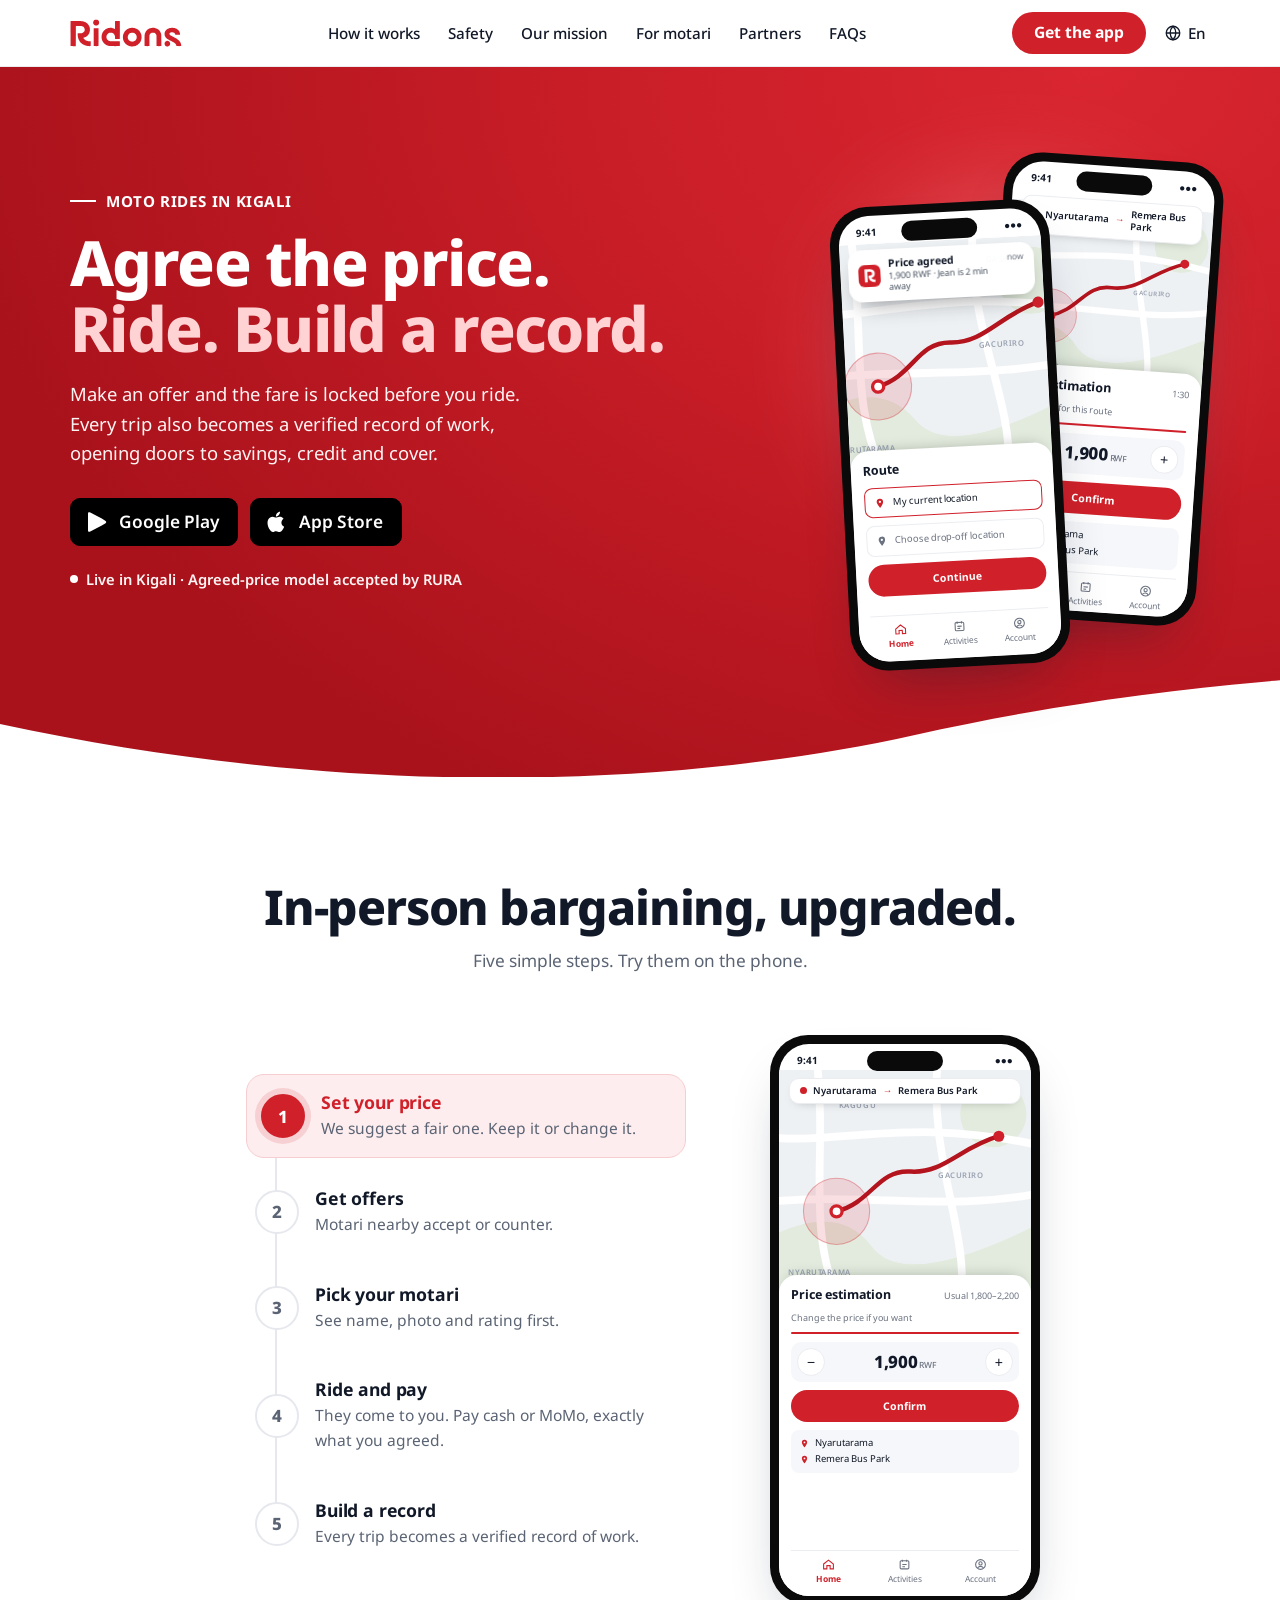
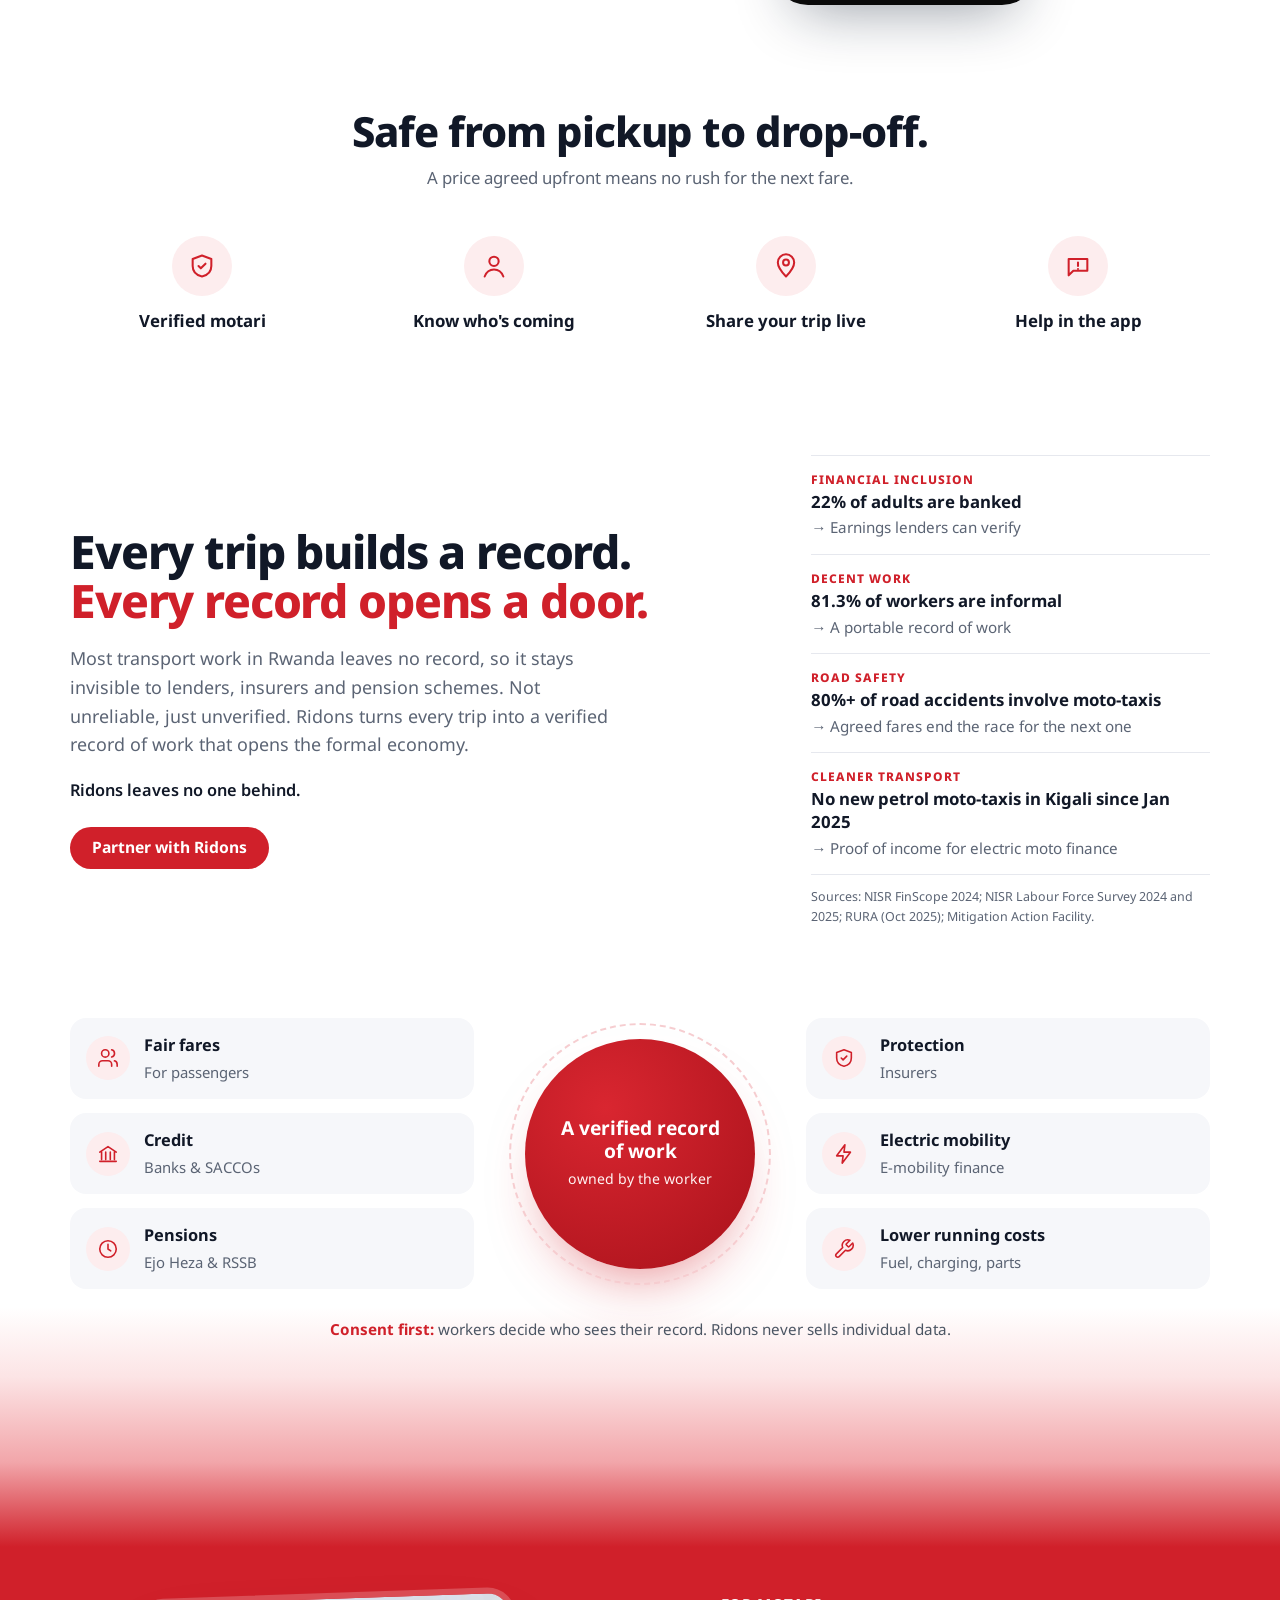
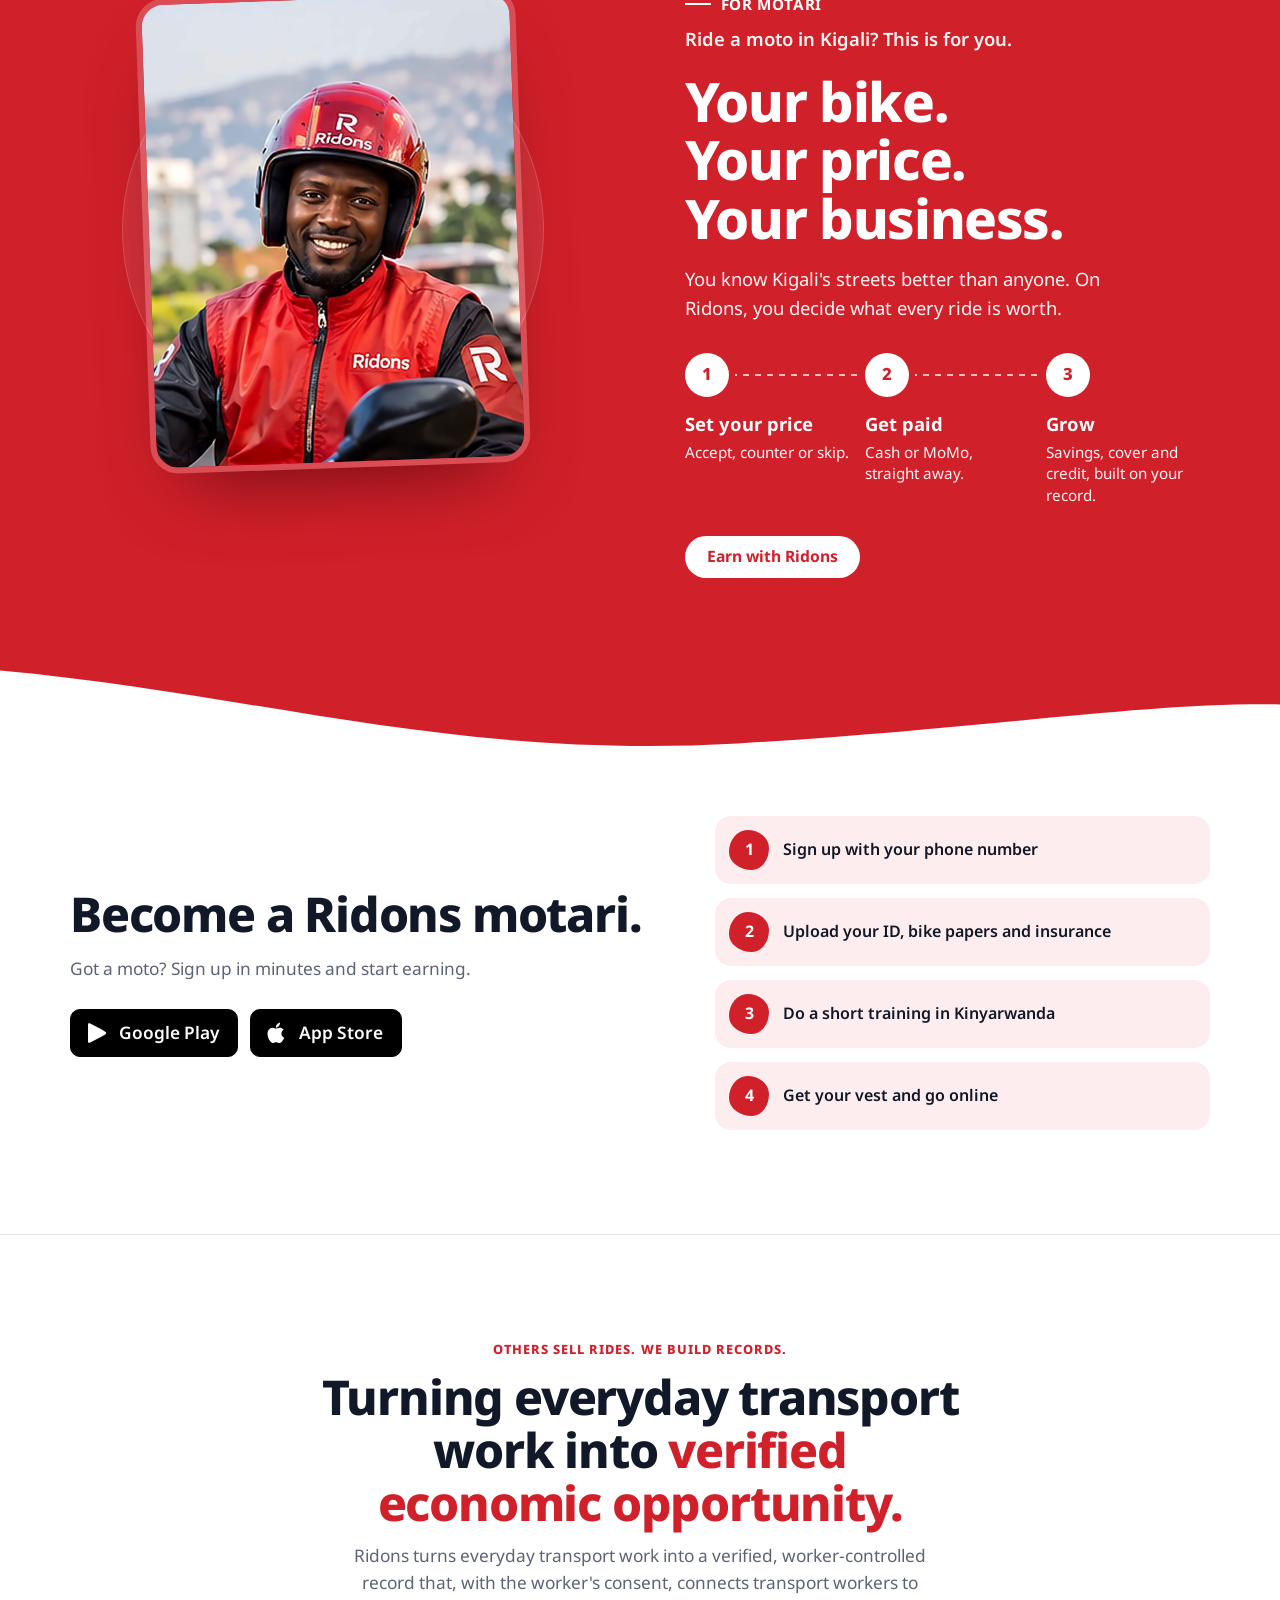
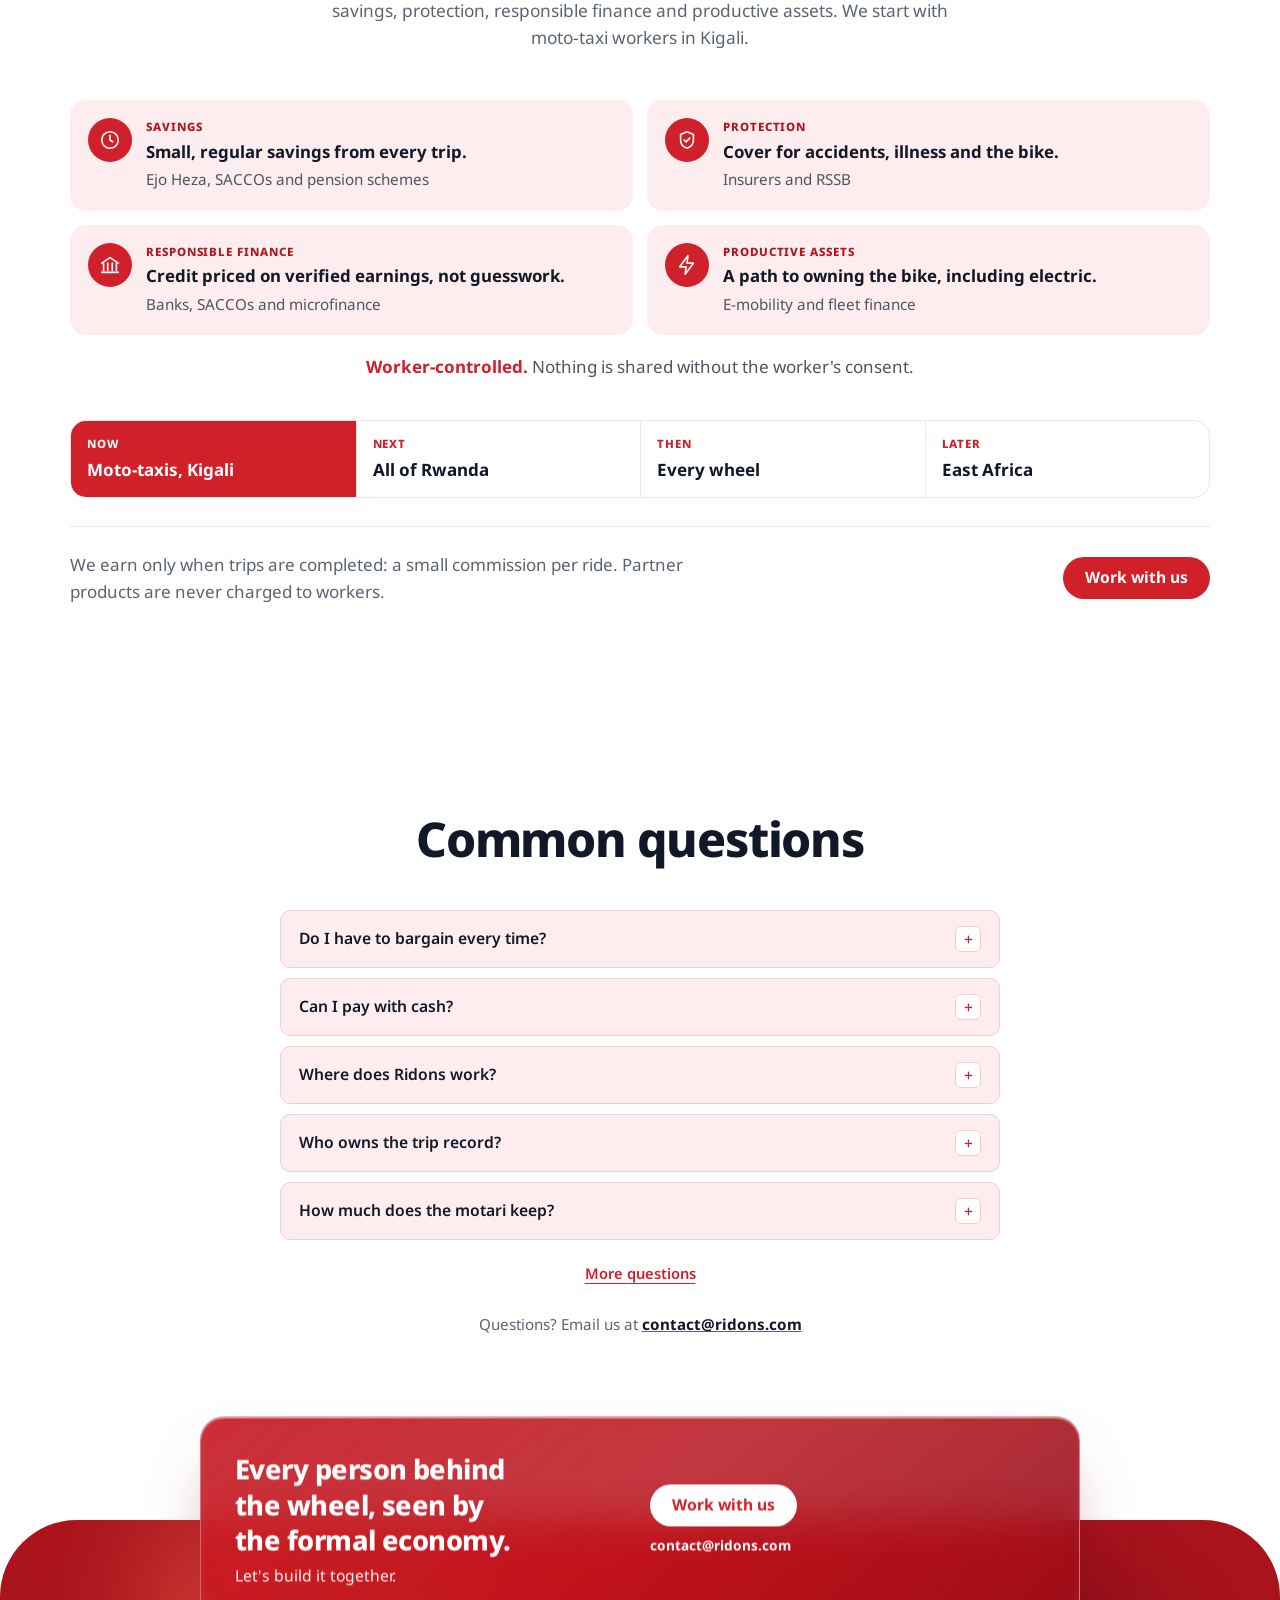
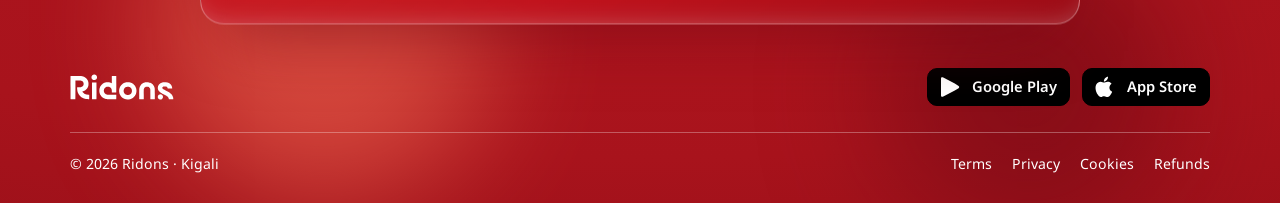
<file: ridons-website/site/index.html>
<!doctype html>
<html lang="en">
<head>
<meta charset="utf-8">
<meta name="viewport" content="width=device-width, initial-scale=1, viewport-fit=cover">
<title>Ridons</title>
<meta name="description" content="Agree the price, ride, build a record. Fair, agreed moto fares in Kigali, and every trip becomes a verified record of work that opens the formal economy.">
<meta property="og:title" content="Ridons">
<meta property="og:description" content="Now live in Kigali. Agree the price before you ride. Cash or MoMo.">
<meta property="og:type" content="website">
<meta property="og:url" content="https://ridons.com/">
<meta property="og:site_name" content="Ridons">
<meta name="twitter:card" content="summary">
<meta name="theme-color" content="#D0202A">
<link rel="canonical" href="https://ridons.com/">
<link rel="icon" type="image/svg+xml" href="data:image/svg+xml,%3Csvg xmlns=%22http://www.w3.org/2000/svg%22 viewBox=%220 0 1152 1152%22%3E%3Crect width=%221152%22 height=%221152%22 rx=%22230%22 fill=%22%23fff%22/%3E%3Cpath transform=%22translate%28244 164%29%22 fill=%22%23D0202A%22 fill-rule=%22evenodd%22 d=%22M19 806C17 805 15 803 14 802C13 800 13 720 13 409L13 20L15 18C17 16 27 16 183 16C354 16 355 16 371 20C375 21 383 22 388 23C393 24 401 25 405 25C410 26 415 27 418 28C420 30 426 31 430 32C434 33 439 35 442 36C444 38 449 39 452 40C456 41 461 42 464 44C467 45 471 47 473 48C475 49 478 50 480 52C481 53 485 55 488 56C490 57 493 59 494 60C496 61 499 63 501 64C504 65 508 67 509 68C511 70 514 71 515 71C516 72 519 74 521 76C523 78 527 81 529 83C532 85 538 91 544 96C550 102 556 106 556 106C556 106 558 108 560 111C567 121 569 124 573 128C575 131 578 135 580 138C582 140 584 143 584 143C584 143 586 146 588 148C589 150 592 154 592 157C593 159 594 162 596 164C597 166 599 170 600 173C601 176 602 181 604 183C606 185 608 190 608 193C609 197 611 200 612 201C613 204 615 210 616 222C617 226 618 235 620 242L623 252L623 284C623 316 623 317 621 328C619 334 617 344 617 350C616 357 614 362 612 367C610 371 609 376 608 379C607 382 606 387 605 389C603 391 602 396 601 399C600 402 598 405 596 407C595 408 593 412 592 414C591 417 589 421 588 422C586 424 585 427 584 429C583 431 581 434 580 436C578 438 574 442 572 446C565 454 552 469 550 471C548 472 546 475 544 477C529 490 521 496 520 496C519 496 518 497 516 499C514 501 510 503 508 504C506 505 503 506 502 508C500 509 496 511 494 512C492 513 488 515 487 516C486 518 482 520 479 520C476 521 472 523 470 524C467 526 463 527 460 528C457 529 453 531 451 532C449 534 444 535 441 536C434 538 418 544 417 545C415 548 416 551 419 555C421 557 424 560 425 563C426 565 428 567 428 567C428 567 430 569 432 572C436 579 462 605 469 608C470 609 472 611 474 613C476 614 479 616 479 616C480 616 483 618 485 619C488 621 491 623 494 624C496 625 499 627 502 628C504 630 508 631 510 632C513 633 518 635 521 636C524 638 529 639 532 640C536 641 543 642 548 644C555 646 562 648 574 649C582 649 592 650 596 651C599 652 611 652 623 652C643 652 644 652 646 654C647 656 648 659 648 730C648 797 647 803 646 805C643 807 599 807 578 804C569 803 555 801 547 800C538 800 527 798 522 796C517 795 510 793 505 792C500 792 494 790 490 788C487 787 481 785 478 784C474 784 469 782 466 780C464 779 459 777 455 776C451 775 446 773 444 772C442 770 438 768 435 768C433 767 429 765 429 764C428 763 424 761 422 760C419 759 415 758 413 756C411 755 408 753 405 751C402 750 400 749 400 748C400 747 397 746 394 744C391 742 388 741 388 740C387 739 385 738 383 737C381 736 378 734 376 732C374 730 370 726 366 724C348 709 331 693 316 673C313 670 309 665 308 664C306 662 304 659 303 657C302 655 301 653 300 652C299 652 298 650 297 647C295 645 293 642 292 641C292 640 289 637 288 634C286 630 284 627 283 626C283 625 281 622 280 619C279 616 277 612 275 611C274 609 273 606 272 604C271 602 269 597 267 593C266 590 264 586 264 584C264 583 262 579 261 575C259 572 257 566 256 562C255 558 254 553 252 549C250 545 249 538 248 532C247 526 245 517 243 512C242 506 241 499 240 488C239 479 239 466 238 458C236 424 237 405 241 402C242 402 258 402 277 402C328 402 357 400 367 396C370 394 376 393 379 392C385 391 388 390 392 387C393 386 396 385 398 384C400 383 403 382 405 381C406 379 409 377 411 377C415 374 418 372 429 361C438 351 446 340 448 334C449 331 450 328 452 326C454 323 455 319 456 309C459 285 458 257 452 246C450 242 448 237 448 235C447 233 445 228 443 226C437 218 426 205 422 202C420 201 417 198 416 197C414 195 411 193 408 192C406 191 402 189 401 188C399 186 395 184 392 183C389 182 385 181 383 180C381 179 369 176 357 173L336 169L258 169C182 169 181 169 179 171C177 173 177 174 177 487C177 785 177 802 175 804L174 806L98 806C49 806 21 806 19 806Z%22/%3E%3C/svg%3E">
<link rel="preconnect" href="https://fonts.googleapis.com">
<link rel="preconnect" href="https://fonts.gstatic.com" crossorigin>
<link rel="stylesheet" href="https://fonts.googleapis.com/css2?family=Noto+Sans:wght@400;500;600;700;800&family=Caveat:wght@600;700&display=swap">
<style>
/* Layout: follows the Figma draft. Bold Ridons-red hero, motari band and footer; white sections between.
   One look on every device (no dark variant), on purpose. Hero with app screens, "how it works" built around
   a phone you can actually use, a motari section, the join steps, then FAQs and the footer. */
:root{
  --red:#D0202A; --red-hover:#B51A23; --red-soft:#FDEDEE; --red-line:#F6CDD0;
  --navy:#0E1A2E; --navy-2:#16243C; --navy-line:#26354F; --on-navy:#FFFFFF; --on-navy-muted:#AEB8CA;
  --bg:#FFFFFF; --bg-2:#F6F7FA; --fg:#111827; --muted:#5B6474; --line:#E6E8EE;
  --ok:#157A41;
  --phone-bg:#FFFFFF; --phone-fg:#111827; --phone-muted:#6B7280; --phone-line:#ECEDF1; --phone-2:#F6F7FA;
  --map:#EEF1F4; --map-road:#FFFFFF; --map-park:#E2EBDD;
  --shadow:0 30px 60px -28px rgba(14,26,46,.45);
  --font:'Noto Sans', 'Segoe UI', Roboto, Arial, sans-serif;
  --wrap:1180px;
  color-scheme:light;
}

*{box-sizing:border-box}
[hidden]{display:none!important}
.skip{position:absolute;left:12px;top:-60px;z-index:100;background:var(--fg);color:#fff;padding:10px 16px;border-radius:999px;font-weight:700;text-decoration:none}
.skip:focus{top:12px}
.illus{font-size:.8rem;margin-top:10px;text-align:center}
.store[aria-disabled="true"]{cursor:default}
.store[aria-disabled="true"]:hover{background:#000}
html{scroll-behavior:smooth;scroll-padding-top:110px}
@media (prefers-reduced-motion: reduce){html{scroll-behavior:auto}*{animation:none!important;transition:none!important}}
body{background:var(--bg);color:var(--fg);font-family:var(--font);font-size:17px;line-height:1.6;-webkit-font-smoothing:antialiased;overflow-x:hidden}
a{color:inherit}
:focus-visible{outline:3px solid var(--red);outline-offset:3px;border-radius:6px}
.wrap{max-width:var(--wrap);margin-inline:auto;padding-inline:20px}
h1,h2,h3{margin:0;font-weight:800;letter-spacing:-.025em;text-wrap:balance}
h1{font-size:clamp(2.3rem,5.4vw,3.9rem);line-height:1.06}
h2{font-size:clamp(1.9rem,4vw,3rem);line-height:1.1}
h3{font-size:1.08rem;font-weight:700;letter-spacing:-.01em;line-height:1.3}
p{margin:0}
.num{font-variant-numeric:tabular-nums}
section{padding-block:clamp(64px,9vw,104px)}
.center{text-align:center}
.sub{color:var(--muted);font-size:1.08rem;max-width:56ch}
.center .sub{margin-inline:auto}

/* buttons */
.btn{display:inline-flex;align-items:center;justify-content:center;gap:8px;font:700 .98rem/1 var(--font);padding:13px 22px;border-radius:999px;border:0;cursor:pointer;text-decoration:none;transition:background .15s ease, transform .15s ease}
.btn:active{transform:translateY(1px)}
.btn-red{background:var(--red);color:#fff}
.btn-red:hover{background:var(--red-hover)}
.stores{display:flex;flex-wrap:wrap;gap:12px}
.store{display:inline-flex;align-items:center;gap:10px;padding:8px 16px 8px 12px;border-radius:10px;border:1.5px solid #000;color:#fff;text-decoration:none;background:#000;min-width:0;padding:11px 18px 11px 14px}
.store:hover{background:#2A2A2A}
.store svg{width:24px;height:24px;flex:none}
.store b{font-size:1.08rem;font-weight:700;line-height:1}
.store small{font-size:.62rem;letter-spacing:.04em;text-transform:uppercase;opacity:.85}
.store b{font-size:1.08rem;font-weight:600}

/* header */
.top{position:sticky;top:env(safe-area-inset-top,0px);z-index:50;background:rgba(255,255,255,.72);-webkit-backdrop-filter:blur(18px) saturate(160%);backdrop-filter:blur(18px) saturate(160%);border-bottom:1px solid rgba(17,24,39,.08)}
.top .wrap{display:flex;align-items:center;gap:28px;height:66px}
.logo{display:inline-flex;align-items:center;color:var(--red);text-decoration:none}
.logo-svg{height:28px;width:auto;display:block}
.notif .app svg{width:11px;height:auto}
.nav{display:flex;gap:28px;margin-inline:auto}
.nav a{text-decoration:none;font-weight:500;font-size:.95rem}
.nav a:hover{color:var(--red)}
.top-right{display:flex;align-items:center;gap:14px}
.lang{display:inline-flex;align-items:center;gap:6px;background:none;border:0;color:var(--fg);font:500 .95rem var(--font);cursor:pointer;padding:8px 4px}
.lang svg{width:18px;height:18px}
.menu-btn{display:none;background:none;border:1px solid var(--line);color:var(--fg);border-radius:999px;padding:8px 14px;font:600 .92rem var(--font);cursor:pointer}
.mnav{display:grid;padding:8px 20px 20px;border-top:1px solid var(--line);background:var(--bg)}
.mnav a{padding:13px 0;text-decoration:none;font-weight:600;border-bottom:1px solid var(--line)}
.mnav .btn{margin-top:14px;border-bottom:0}
@media (max-width:860px){.nav,.top-right .btn{display:none}.menu-btn{display:inline-block}.top-right{margin-left:auto}}

/* hero */
.hero{position:relative;color:#fff;padding-block:clamp(52px,7vw,92px) clamp(110px,13vw,160px);overflow:hidden;
  background:radial-gradient(90% 120% at 85% 0%, #D92630 0%, #C81D27 45%, #A9121B 100%)}
.hero::after{content:"";position:absolute;left:-5%;right:-5%;bottom:-1px;height:clamp(60px,8vw,110px);background:var(--bg);
  -webkit-mask:url("data:image/svg+xml,%3Csvg xmlns='http://www.w3.org/2000/svg' viewBox='0 0 1440 120' preserveAspectRatio='none'%3E%3Cpath d='M0 40 C 360 140 720 140 1000 70 C 1200 20 1340 10 1440 0 L1440 120 L0 120 Z'/%3E%3C/svg%3E") center/100% 100% no-repeat;
          mask:url("data:image/svg+xml,%3Csvg xmlns='http://www.w3.org/2000/svg' viewBox='0 0 1440 120' preserveAspectRatio='none'%3E%3Cpath d='M0 40 C 360 140 720 140 1000 70 C 1200 20 1340 10 1440 0 L1440 120 L0 120 Z'/%3E%3C/svg%3E") center/100% 100% no-repeat}
.hero-grid{position:relative;z-index:1;display:grid;grid-template-columns:1.15fr .85fr;gap:40px;align-items:center}
.hero-grid > *{min-width:0}
@media (max-width:900px){.hero-grid{grid-template-columns:1fr}}
.kicker{display:inline-flex;align-items:center;gap:10px;margin:0 0 16px;font-weight:700;font-size:.95rem;letter-spacing:.04em;text-transform:uppercase;color:#fff}
.kicker::before{content:"";width:26px;height:2px;background:#fff}
.hero p.lead{margin-top:18px;font-size:1.15rem;color:#FFF4F4;max-width:44ch}
.hero h1 em{font-style:normal;color:#FFD2D4}
.hero .stores{margin-top:30px}
.hero-note{margin-top:22px;font-size:.92rem;color:#FFF4F4;font-weight:600;display:flex;align-items:center;gap:8px}
.live-dot{width:8px;height:8px;border-radius:50%;background:#fff;box-shadow:0 0 0 0 rgba(255,255,255,.7);animation:ping 2s ease-out infinite}
@keyframes ping{70%{box-shadow:0 0 0 8px rgba(255,255,255,0)}100%{box-shadow:0 0 0 0 rgba(255,255,255,0)}}
/* in-app notification on the hero phone */
.notif{position:absolute;z-index:4;top:34px;left:8px;right:8px;display:flex;align-items:center;gap:8px;padding:8px 10px;border-radius:14px;background:rgba(255,255,255,.96);color:#111827;box-shadow:0 10px 24px -10px rgba(0,0,0,.45);animation:drop .6s cubic-bezier(.2,.8,.2,1) .6s both}
.notif .app{width:22px;height:22px;border-radius:6px;background:var(--red);color:#fff;font-weight:800;font-size:12px;display:grid;place-items:center;flex:none}
.notif b{display:block;font-size:10.5px;line-height:1.25}
.notif small{display:block;font-size:9px;color:#4B5563;line-height:1.25}
.notif em{margin-left:auto;align-self:flex-start;font-style:normal;font-size:8.5px;color:#6B7280}
@keyframes drop{from{opacity:0;transform:translateY(-14px)}}
.hero-phones{position:relative;height:460px}
.hero-phones .phone{position:absolute;width:220px}
.hero-phones .p-back{right:0;top:0;transform:rotate(4deg)}
.hero-phones .p-front{right:150px;top:46px;transform:rotate(-3deg)}
@media (max-width:900px){.hero-phones{height:420px;max-width:400px;margin-inline:auto;width:100%}.hero-phones .p-front{right:auto;left:0}}
@media (max-width:440px){.hero-phones{height:370px}.hero-phones .phone{width:180px}}

/* phone mockup */
.phone{width:250px;aspect-ratio:9/19;background:#0A0A0A;border-radius:38px;padding:9px;box-shadow:var(--shadow);max-width:100%;color:var(--phone-fg)}
.screen{position:relative;height:100%;background:var(--phone-bg);border-radius:30px;overflow:hidden;display:flex;flex-direction:column;font-size:11px;line-height:1.35}
.screen::before{content:"";position:absolute;top:7px;left:50%;transform:translateX(-50%);width:76px;height:20px;background:#0A0A0A;border-radius:12px;z-index:3}
.status{display:flex;justify-content:space-between;padding:10px 18px 4px;font-weight:700;font-size:10px;position:relative;z-index:2}
.trip{display:flex;align-items:center;gap:6px;margin:6px 10px 0;padding:6px 10px;background:var(--phone-bg);border:1px solid var(--phone-line);border-radius:10px;font-weight:600;font-size:9.5px;position:relative;z-index:2;box-shadow:0 4px 12px -8px rgba(0,0,0,.4)}
.trip i{width:7px;height:7px;border-radius:50%;background:var(--red);flex:none}
.trip b{color:var(--red);font-weight:600}
.map{height:40%;margin-top:-34px;flex:none}
.map svg{width:100%;height:100%;display:block}
.sheet{flex:1;margin-top:-16px;background:var(--phone-bg);border-radius:18px 18px 0 0;position:relative;z-index:2;padding:12px 12px 0;display:flex;flex-direction:column;gap:8px;box-shadow:0 -6px 16px -10px rgba(0,0,0,.35);min-height:0}
.sheet h4{margin:0;font-size:12.5px;font-weight:700}
.hint{color:var(--phone-muted);font-size:9px}
.sheet-row{display:flex;justify-content:space-between;align-items:baseline;gap:6px}
.line-red{height:2px;background:var(--red);border-radius:2px;flex:none}
.field{display:flex;align-items:center;gap:7px;border:1px solid var(--phone-line);border-radius:8px;padding:8px 9px;font-size:9.5px;color:var(--phone-muted)}
.field.on{border-color:var(--red);color:var(--phone-fg)}
.field svg{width:11px;height:11px;flex:none}
.p-btn{display:block;width:100%;border:0;border-radius:999px;background:var(--red);color:#fff;font:700 10.5px var(--font);padding:9px;text-align:center;cursor:pointer;flex:none}
.p-btn.ghost{background:transparent;color:var(--red);border:1px solid var(--red)}
.fare{display:flex;align-items:center;justify-content:space-between;background:var(--phone-2);border-radius:10px;padding:6px}
.fare button{width:28px;height:28px;border-radius:50%;border:1px solid var(--phone-line);background:var(--phone-bg);color:var(--phone-fg);font-size:14px;cursor:pointer;line-height:1}
.fare output{font-size:17px;font-weight:800;letter-spacing:-.02em}
.fare output small{font-size:8.5px;font-weight:500;color:var(--phone-muted);margin-left:2px}
.stops{display:grid;gap:3px;background:var(--phone-2);border-radius:8px;padding:7px 9px;font-size:9.5px}
.stops span{display:flex;gap:6px;align-items:center}
.stops svg{width:9px;height:9px;color:var(--red)}
.tabbar{margin-top:auto;display:grid;grid-template-columns:repeat(3,1fr);border-top:1px solid var(--phone-line);padding:7px 0 12px;font-size:8.5px;color:var(--phone-muted);text-align:center;flex:none}
.tabbar.four{grid-template-columns:repeat(4,1fr)}
.tabbar span{display:grid;justify-items:center;gap:2px}
.tabbar svg{width:13px;height:13px}
.tabbar .on{color:var(--red);font-weight:700}
.offers{display:grid;gap:5px}
.offer{display:flex;align-items:center;gap:7px;border:1px solid var(--phone-line);border-radius:9px;padding:6px 7px;background:var(--phone-bg);cursor:pointer;font:inherit;color:inherit;text-align:left;width:100%;animation:slide .35s ease both}
.offer:hover{border-color:var(--red)}
.offer .av{width:22px;height:22px;border-radius:50%;display:grid;place-items:center;color:#fff;font-weight:700;font-size:8.5px;flex:none}
.offer .who{flex:1;min-width:0}
.offer .who b{display:block;font-size:9.5px}
.offer .who small{color:var(--phone-muted);font-size:8px}
.offer .amt{font-weight:800;font-size:11px;text-align:right;white-space:nowrap}
.offer .amt small{display:block;font-weight:600;font-size:7.5px;color:var(--ok)}
.offer .amt small.ctr{color:#9A5B00}
@keyframes slide{from{opacity:0;transform:translateY(6px)}}
.done{display:grid;justify-items:center;gap:6px;text-align:center;padding:4px 0}
.done .tick{width:34px;height:34px;border-radius:50%;background:var(--ok);color:#fff;display:grid;place-items:center}
.done .tick svg{width:18px;height:18px}
.done b{font-size:12.5px}
.done p{color:var(--phone-muted);font-size:9.5px}

/* how it works */
.how-head{display:grid;gap:14px;justify-items:center;margin-bottom:clamp(36px,5vw,60px)}
.how-grid{display:grid;grid-template-columns:minmax(0,440px) auto;justify-content:center;gap:clamp(32px,7vw,110px);align-items:center}
.steps{list-style:none;padding:0;margin:0;display:grid;gap:12px;position:relative}
.steps::before{content:"";position:absolute;left:35px;top:36px;bottom:36px;width:2px;background:var(--line)}
.steps li{position:relative;display:grid;grid-template-columns:44px 1fr;gap:16px;align-items:center;padding:16px 18px 16px 14px;border-radius:18px;border:1px solid transparent;transition:background .3s ease,border-color .3s ease,transform .3s ease}
.steps .n{position:relative;z-index:1;width:44px;height:44px;border-radius:50%;display:grid;place-items:center;font-weight:800;background:var(--bg);border:2px solid var(--line);color:var(--muted);transition:all .3s ease}
.steps h3{font-size:1.1rem;transition:color .3s ease}
.steps p{color:var(--muted);font-size:.97rem;margin-top:2px}
.steps li.past .n{border-color:var(--red);color:var(--red)}
.steps li[aria-current="step"]{background:var(--red-soft);border-color:var(--red-line);transform:translateX(6px)}
.steps li[aria-current="step"] .n{background:var(--red);border-color:var(--red);color:#fff;box-shadow:0 0 0 6px rgba(208,32,42,.14)}
.steps li[aria-current="step"] h3{color:var(--red)}
.how-grid > *{min-width:0}
@media (max-width:900px){.how-grid{grid-template-columns:1fr}.how-grid .demo{order:-1}.steps li[aria-current="step"]{transform:none}}
.feats{display:grid;gap:40px;align-content:center}
.feat{display:grid;grid-template-columns:30px 1fr;gap:14px}
.feats .feat{display:block;padding-left:16px;border-left:2px solid var(--red)}
.feats .feat h3{font-size:1.1rem}
.feat .chk{width:30px;height:30px;color:var(--red)}
.feat p{color:var(--muted);font-size:1rem;margin-top:4px}
.safety{padding-top:0;padding-bottom:clamp(40px,6vw,72px)}
.safety h2{font-size:clamp(1.8rem,3.6vw,2.6rem);text-align:center}
.sf-row{list-style:none;padding:0;margin:clamp(28px,4vw,44px) 0 0;display:grid;grid-template-columns:repeat(4,1fr);gap:28px}
@media (max-width:900px){.sf-row{grid-template-columns:1fr 1fr}}
@media (max-width:480px){.sf-row{grid-template-columns:1fr 1fr;gap:24px 12px}}
.sf-row li{display:grid;justify-items:center;align-content:start;gap:12px;text-align:center;font-weight:700;font-size:1.05rem}
.sf-ic{width:60px;height:60px;border-radius:50%;background:var(--red-soft);color:var(--red);display:grid;place-items:center}
.sf-ic svg{width:28px;height:28px}
.safe-row{list-style:none;padding:28px 0 0;margin:clamp(56px,7vw,80px) 0 0;border-top:1px solid var(--line);display:flex;flex-wrap:wrap;justify-content:center;gap:14px 40px}
.safe-row li{display:flex;align-items:center;gap:10px;font-weight:600;font-size:.98rem}
.safe-row svg{width:22px;height:22px;color:var(--red);flex:none}
.demo{display:grid;justify-items:center;gap:14px}
.demo .phone{width:270px}
@keyframes blink{50%{opacity:.25}}

/* safety strip */
.safe{display:grid;grid-template-columns:repeat(4,1fr);gap:16px;margin-top:clamp(48px,6vw,72px)}
@media (max-width:900px){.safe{grid-template-columns:1fr 1fr}}
@media (max-width:480px){.safe{grid-template-columns:1fr}}
.safe div{background:var(--bg-2);border-radius:16px;padding:20px;display:grid;gap:8px;align-content:start}
.safe .ic{width:38px;height:38px;border-radius:10px;background:var(--red-soft);color:var(--red);display:grid;place-items:center}
.safe .ic svg{width:20px;height:20px}
.safe p{color:var(--muted);font-size:.92rem}


/* glass: frosted panes. They only sit on colour (red sections, glows), never on plain white. */
:root{--glass:rgba(255,255,255,.14);--glass-line:rgba(255,255,255,.32);--glass-blur:blur(22px) saturate(180%)}
.glass{
  background:linear-gradient(140deg,rgba(255,255,255,.20) 0%,rgba(255,255,255,0) 38%),rgba(110,6,16,.26);
  border:1px solid rgba(255,255,255,.34);
  -webkit-backdrop-filter:var(--glass-blur);backdrop-filter:var(--glass-blur);
  box-shadow:inset 0 1px 0 rgba(255,255,255,.6),inset 1px 0 0 rgba(255,255,255,.18),inset 0 -12px 24px -18px rgba(255,255,255,.35),0 30px 60px -30px rgba(90,6,16,.6);
}
/* tinted glass: stays readable when it crosses onto white */
.glass-red{
  background:linear-gradient(140deg,rgba(200,28,38,.92) 0%,rgba(184,22,32,.86) 50%,rgba(150,14,24,.90) 100%);
  border:1px solid rgba(255,255,255,.38);
  -webkit-backdrop-filter:var(--glass-blur);backdrop-filter:var(--glass-blur);
  box-shadow:inset 0 1px 0 rgba(255,255,255,.55),inset 0 -14px 28px -20px rgba(255,255,255,.35),0 34px 70px -30px rgba(120,8,20,.65);
  color:#fff;
}
.blob{position:absolute;border-radius:50%;filter:blur(60px);pointer-events:none;z-index:0}
.glow{position:absolute;inset:0;overflow:hidden;border-radius:inherit;pointer-events:none;z-index:0}

/* mission: white melts into red at the bottom and runs straight into the motari band */
.mission{position:relative;overflow:hidden;padding-top:clamp(24px,4vw,48px);padding-bottom:clamp(150px,16vw,220px);
  background:linear-gradient(180deg,var(--bg) 0,var(--bg) calc(100% - 240px),#FCE4E5 calc(100% - 170px),#F2A6AA calc(100% - 85px),var(--red) 100%)}
.mission .wrap{position:relative;z-index:1}
.m-grid{display:grid;grid-template-columns:1fr 1fr;gap:clamp(40px,6vw,88px);align-items:center}
.m-grid > *{min-width:0}
@media (max-width:900px){.m-grid{grid-template-columns:1fr}}
.m-copy{display:grid;gap:18px;align-content:start}
.m-copy .pill{justify-self:start}
.m-ask{color:var(--fg)!important;font-weight:600;font-size:1.02rem!important}
.m-btn{justify-self:start;margin-top:6px}
.m-link{justify-self:start;font-weight:700;color:var(--red);text-decoration:none;border-bottom:2px solid currentColor;padding-bottom:2px}
.m-link:hover{color:var(--red-hover)}
.m-copy h2{font-size:clamp(2.3rem,5vw,3.7rem);line-height:1.04}
.m-copy h2 em{font-style:normal;color:var(--red)}
.m-copy > p{color:var(--muted);font-size:1.12rem;max-width:44ch}
.m-values .ic{width:44px;height:44px;border-radius:14px;background:var(--red-soft);color:var(--red);display:grid;place-items:center}
.m-values .ic svg{width:22px;height:22px}
.m-visual{position:relative;display:grid;place-items:center;padding-block:30px}
.orb{position:absolute;width:min(470px,100%);aspect-ratio:1;border-radius:50%;
  background:radial-gradient(circle at 32% 28%,#FF9A7A 0%,#F0444C 34%,var(--red) 58%,#8E0C16 100%);
  box-shadow:0 40px 90px -30px rgba(208,32,42,.6)}
.orb.small{width:150px;top:0;right:4%;background:radial-gradient(circle at 35% 30%,#FFC9B8,#FF6A5C 60%,#D0202A);filter:blur(1px);box-shadow:none}
.record{position:relative;z-index:1;width:min(370px,100%);border-radius:26px;padding:22px;display:grid;gap:16px;color:#fff}
.record.glass{background:linear-gradient(140deg,rgba(255,255,255,.18) 0%,rgba(255,255,255,0) 40%),rgba(130,8,18,.76)}
@media (max-width:900px){.orb{width:min(420px,112%)}}
.rec-head{display:flex;align-items:center;gap:12px}
.rec-head .av{width:40px;height:40px;border-radius:50%;background:#fff;color:var(--red);display:grid;place-items:center;font-weight:800;font-size:.9rem;flex:none}
.rec-head b{display:block;font-size:1.02rem}
.rec-head small{color:#FFF4F4;font-size:.82rem}
.bars{display:flex;align-items:flex-end;gap:7px;height:96px;padding:12px 12px 0;border-radius:16px;background:rgba(255,255,255,.12);border:1px solid rgba(255,255,255,.2)}
.bars i{flex:1;border-radius:6px 6px 0 0;background:linear-gradient(180deg,#fff,rgba(255,255,255,.55))}
.unlocks{list-style:none;padding:0;margin:0;display:grid;gap:8px}
.unlocks li{display:flex;align-items:center;gap:10px;font-size:.95rem;font-weight:600;padding:9px 12px;border-radius:12px;background:rgba(255,255,255,.1)}
.unlocks .dot{width:20px;height:20px;border-radius:50%;flex:none;display:grid;place-items:center;border:2px solid rgba(255,255,255,.7)}
.unlocks .on .dot{background:#fff;border-color:#fff;color:var(--red)}
.unlocks .on .dot svg{width:12px;height:12px}
.unlocks .half .dot{background:linear-gradient(90deg,#fff 50%,transparent 50%)}
.unlocks em{margin-left:auto;font-style:normal;font-size:.7rem;font-weight:700;letter-spacing:.06em;text-transform:uppercase;opacity:.85}

/* partner card: sits half in the FAQ, half in the footer */
.partner{position:relative;z-index:2;margin:0 auto;transform:translateY(-50%);max-width:880px;display:flex;flex-wrap:wrap;align-items:center;justify-content:space-between;gap:20px;border-radius:24px;padding:clamp(22px,3.5vw,34px)}
.partner > div{min-width:0;flex:1 1 320px}
.partner h3{font-size:clamp(1.3rem,2.4vw,1.7rem);font-weight:800;letter-spacing:-.02em;color:#fff}
.partner p{color:#FFF4F4;margin-top:6px;font-size:.98rem}
.partner-cta{display:grid;gap:8px;justify-items:start;flex:0 1 auto}
.partner-cta .btn{background:#fff;color:var(--red)}
.partner-cta .btn:hover{background:#FFF4F4}
.partner-cta small{color:#FFF4F4;font-size:.85rem}
.partner-cta small b{color:#fff;user-select:all}

/* navy motari band */
/* motari band: calm and simple. Red, one phone, three plain statements. */
.navy{position:relative;overflow-x:clip;color:#fff;background:var(--red);padding-top:clamp(20px,3vw,40px);padding-bottom:clamp(140px,15vw,190px)}
.navy::after{content:"";position:absolute;left:-5%;right:-5%;bottom:-1px;height:clamp(60px,8vw,110px);background:var(--bg);z-index:1;-webkit-mask:url("data:image/svg+xml,%3Csvg xmlns='http://www.w3.org/2000/svg' viewBox='0 0 1440 120' preserveAspectRatio='none'%3E%3Cpath d='M0 0 C 300 20 500 110 820 90 C 1100 72 1300 30 1440 50 L1440 120 L0 120 Z'/%3E%3C/svg%3E") center/100% 100% no-repeat;mask:url("data:image/svg+xml,%3Csvg xmlns='http://www.w3.org/2000/svg' viewBox='0 0 1440 120' preserveAspectRatio='none'%3E%3Cpath d='M0 0 C 300 20 500 110 820 90 C 1100 72 1300 30 1440 50 L1440 120 L0 120 Z'/%3E%3C/svg%3E") center/100% 100% no-repeat}
.navy .wrap{position:relative;z-index:1}
.earn{display:grid;grid-template-columns:1fr 1fr;gap:clamp(40px,7vw,96px);align-items:center}
.earn > *{min-width:0}
@media (max-width:900px){.earn{grid-template-columns:1fr}.c-copy{order:-1}.c-visual{margin-top:0}}
.c-visual{position:relative;display:grid;place-items:center;margin-top:calc(-1 * clamp(40px,8vw,110px))}
.c-visual::before{content:"";position:absolute;width:min(420px,92%);aspect-ratio:1;border-radius:50%;background:rgba(255,255,255,.08);border:1px solid rgba(255,255,255,.16)}
.c-photo{position:relative;margin:0;width:min(380px,82%);aspect-ratio:4/5;border-radius:28px;overflow:hidden;border:6px solid rgba(255,255,255,.2);box-shadow:0 40px 80px -40px rgba(60,0,8,.75);transform:rotate(-2deg)}
.c-photo img{display:block;width:100%;height:100%;object-fit:cover;object-position:50% 28%}
.c-copy .kicker{margin-bottom:8px}
.c-who{font-size:1.15rem;font-weight:600;color:#FFF4F4;margin:0 0 18px}
.c-copy h2{font-size:clamp(2.1rem,4.6vw,3.4rem);line-height:1.08}
.c-lead{margin-top:16px;color:#FFF4F4;font-size:1.15rem;max-width:40ch}
.c-flow{list-style:none;padding:0;margin:30px 0 0;display:grid;grid-template-columns:repeat(3,1fr);gap:16px;position:relative}
.c-flow::before{content:"";position:absolute;top:21px;left:22px;right:calc(33.333% - 22px);height:2px;background:repeating-linear-gradient(90deg,rgba(255,255,255,.7) 0 6px,transparent 6px 12px)}
.c-flow li{position:relative;display:grid;gap:4px;align-content:start}
.c-n{width:44px;height:44px;border-radius:50%;background:#fff;color:var(--red);display:grid;place-items:center;font-weight:800;font-size:1.05rem;margin-bottom:8px;box-shadow:0 0 0 6px var(--red)}
.c-flow b{font-size:1.15rem}
.c-flow span:not(.c-n){color:#FFF4F4;font-size:.95rem;line-height:1.4}
@media (max-width:560px){.c-flow{grid-template-columns:1fr;gap:18px}.c-flow::before{top:22px;bottom:22px;left:21px;right:auto;width:2px;height:auto;background:repeating-linear-gradient(180deg,rgba(255,255,255,.7) 0 6px,transparent 6px 12px)}.c-flow li{grid-template-columns:44px 1fr;column-gap:16px}.c-n{grid-row:span 2;margin:0}}
.c-points{list-style:none;padding:0;margin:30px 0 0;display:grid}
.c-points li{padding:16px 0;border-top:1px solid rgba(255,255,255,.28)}
.c-points li:last-child{border-bottom:1px solid rgba(255,255,255,.28)}
.c-points b{display:block;font-size:1.1rem}
.c-points span{color:#FFF4F4;font-size:1rem}
.c-cta{margin-top:30px;display:flex;flex-wrap:wrap;align-items:center;gap:14px 20px}
.btn-white{background:#fff;color:var(--red)}
.btn-white:hover{background:#FFF4F4}
.earn-card{background:linear-gradient(135deg,#1F1F1F,#3A3A3A);color:#fff;border-radius:12px;padding:9px 10px;display:grid;gap:6px}
.earn-card .r1{display:flex;justify-content:space-between;align-items:center;font-size:9px;opacity:.9}
.earn-card .big{font-size:15px;font-weight:800;letter-spacing:.03em}
.earn-card .r2{display:grid;grid-template-columns:repeat(3,1fr);font-size:8px;opacity:.9}
.earn-card .r2 b{display:block;font-size:11px}
.toggle{width:24px;height:13px;border-radius:999px;background:#fff;position:relative;display:inline-block}
.toggle::after{content:"";position:absolute;right:2px;top:2px;width:9px;height:9px;border-radius:50%;background:var(--ok)}
.prof{display:flex;align-items:center;gap:7px}
.prof .av{width:26px;height:26px;border-radius:50%;background:#C9822B;color:#fff;display:grid;place-items:center;font-weight:700;font-size:10px;flex:none}
.prof b{display:block;font-size:10.5px}
.prof small{font-size:8.5px;color:var(--phone-muted)}
.ride-card{border:1px solid var(--phone-line);border-radius:10px;padding:8px;display:grid;gap:6px}
.ride-card .two{display:flex;justify-content:space-between;font-size:9px;color:var(--phone-muted)}
.ride-card .two b{display:block;font-size:11px;color:var(--phone-fg)}
.btn2{display:grid;grid-template-columns:1fr 1fr;gap:6px}

/* join banner */
.join{background:var(--bg)}
.join{padding-top:clamp(24px,4vw,48px)}
.join-grid{display:grid;grid-template-columns:1.1fr .9fr;gap:40px;align-items:center}
.join-grid > *{min-width:0}
@media (max-width:900px){.join-grid{grid-template-columns:1fr}}
.join p.lead{margin-top:14px;color:var(--muted);max-width:46ch;font-size:1.08rem}
.join .stores{margin-top:26px}
.join-steps{list-style:none;margin:0;padding:0;display:grid;gap:14px;counter-reset:j}
.join-steps li{display:grid;grid-template-columns:40px 1fr;gap:14px;align-items:center;counter-increment:j;font-size:1rem;font-weight:600;background:var(--red-soft);padding:14px 18px 14px 14px;border-radius:16px}
.join-steps li::before{content:counter(j);width:40px;height:40px;font-size:1rem!important;border-radius:46% 54% 42% 58% / 55% 45% 55% 45%;background:var(--red);display:grid;place-items:center;font-weight:700;font-size:.85rem;color:#fff}
.join-steps b{display:block}
.join-steps small{color:var(--muted);font-size:.86rem}

/* faq */
.faq-wrap{max-width:760px;margin-inline:auto}
.faq{display:grid;gap:10px;margin-top:clamp(28px,4vw,44px)}
.faq details{background:var(--red-soft);border:1px solid var(--red-line);border-radius:10px}
.faq summary{list-style:none;cursor:pointer;padding:15px 18px;font-weight:600;font-size:.98rem;display:flex;justify-content:space-between;align-items:center;gap:16px}
.faq summary::-webkit-details-marker{display:none}
.faq summary::after{content:"+";flex:none;width:24px;height:24px;border:1px solid var(--red-line);border-radius:6px;display:grid;place-items:center;color:var(--red);font-weight:500;background:var(--bg)}
.faq details[open] summary::after{content:"−"}
.faq .a{padding:0 18px 16px;color:var(--muted);font-size:.95rem}
.more{display:block;margin:22px auto 0;background:none;border:0;color:var(--red);font:600 .92rem var(--font);cursor:pointer;text-decoration:underline;text-underline-offset:4px}
.contact{margin-top:28px;text-align:center;color:var(--muted);font-size:.95rem}
.contact b{color:var(--fg);user-select:all;white-space:nowrap}

/* footer */
footer{position:relative;overflow-x:clip;background:radial-gradient(120% 140% at 50% 0%,#B0161F 0%,#A8131C 60%,#9A1019 100%);color:#FFFFFF;padding-block:0 28px;font-size:.88rem;margin-top:clamp(90px,10vw,120px);border-radius:clamp(36px,6vw,80px) clamp(36px,6vw,80px) 0 0}
footer .wrap{position:relative;z-index:1}
.f-top{margin-top:calc(-1 * clamp(40px,5vw,60px))}
.f-top{display:flex;flex-wrap:wrap;justify-content:space-between;align-items:center;gap:20px;padding-bottom:26px;border-bottom:1px solid rgba(255,255,255,.3)}
.f-left{display:flex;align-items:center;gap:22px;flex-wrap:wrap}
footer .logo{color:#fff}
footer .logo-svg{height:26px}
.social{display:flex;gap:14px}
.social a{color:#fff;opacity:.9}
.social a:hover{opacity:1}
.social svg{width:18px;height:18px;display:block}
footer .store{background:#000;padding:6px 12px 6px 10px;min-width:0;border-width:1px}
footer .store b{font-size:.92rem}
.f-base{display:flex;flex-wrap:wrap;justify-content:space-between;gap:12px;padding-top:20px}
.f-base nav{display:flex;flex-wrap:wrap;gap:20px;align-self:flex-start}
.biz{display:grid;gap:4px}
.f-base a{color:#fff;text-decoration:underline;text-underline-offset:3px}
.f-base a{text-decoration:none}
.f-base a:hover{color:#fff;text-decoration:underline}

/* mission: one record, many doors */
.m-top{display:grid;grid-template-columns:1.25fr .75fr;gap:clamp(32px,6vw,88px);align-items:center}
.m-top > *{min-width:0}
@media (max-width:900px){.m-top{grid-template-columns:1fr}}
.m-stats{list-style:none;padding:0;margin:0;display:grid}
.m-stats li{padding:16px 0;border-top:1px solid var(--line)}
.m-stats b{display:block;font-size:clamp(2rem,4vw,2.7rem);font-weight:800;letter-spacing:-.02em;line-height:1.05;color:var(--red)}
.m-stats span{color:var(--muted)}
.m-stats .m-src{font-size:.8rem;color:var(--muted);padding-top:12px}
.doors{margin-top:clamp(48px,6vw,80px);display:grid;grid-template-columns:1fr auto 1fr;gap:clamp(20px,4vw,56px);align-items:center}
.doors > *{min-width:0}
.d-col{list-style:none;padding:0;margin:0;display:grid;gap:14px}
.d-col li{display:flex;gap:14px;align-items:center;background:var(--bg-2);border-radius:16px;padding:14px 16px}
.d-ic{width:44px;height:44px;border-radius:50%;background:var(--red-soft);color:var(--red);display:grid;place-items:center;flex:none}
.d-ic svg{width:22px;height:22px}
.d-col b{display:block;font-size:1.02rem}
.d-col span{color:var(--muted);font-size:.93rem}
.d-hub{position:relative;width:230px;aspect-ratio:1;display:grid;place-items:center}
.d-ring{position:absolute;inset:-16px;border-radius:50%;border:2px dashed var(--red-line)}
.d-core{width:100%;height:100%;border-radius:50%;background:radial-gradient(circle at 35% 30%,#D92630,#A9121B);color:#fff;display:grid;place-content:center;text-align:center;padding:28px;box-shadow:0 30px 60px -28px rgba(208,32,42,.6)}
.d-core b{font-size:1.2rem;line-height:1.2}
.d-core span{font-size:.88rem;color:#FFF4F4;margin-top:6px}
@media (max-width:900px){.doors{grid-template-columns:1fr}.d-hub{order:-1;justify-self:center;width:190px;margin:16px 0}}
.consent{margin-top:28px;text-align:center;color:#4B5563;font-size:.95rem}
.consent b{color:var(--red)}
.sf-sub{text-align:center;color:var(--muted);margin-top:10px;font-size:1.05rem}

/* partners */
.partners{border-top:1px solid var(--line)}
.p-head{display:grid;gap:12px;justify-items:center;text-align:center;margin-bottom:clamp(32px,5vw,48px)}
.p-head h2 em{font-style:normal;color:var(--red)}
.p-kick{margin:0;font-size:.8rem;font-weight:800;letter-spacing:.08em;text-transform:uppercase;color:var(--red)}
.p-head h2{max-width:24ch;margin:0}
.p-head .sub{max-width:62ch;margin:0}
.asks{list-style:none;padding:0;margin:clamp(24px,4vw,36px) 0 0;display:grid;grid-template-columns:1fr 1fr;gap:14px}
@media (max-width:700px){.asks{grid-template-columns:1fr}}
.asks li{display:flex;gap:14px;align-items:flex-start;background:var(--red-soft);border-radius:16px;padding:18px}
.a-ic{width:44px;height:44px;border-radius:50%;background:var(--red);color:#fff;display:grid;place-items:center;flex:none}
.a-ic svg{width:22px;height:22px}
.asks b{display:block;font-size:1.05rem}
.asks span{color:var(--muted);font-size:.95rem}
.outcomes small{display:block;font-size:.72rem;font-weight:800;letter-spacing:.08em;text-transform:uppercase;color:#B0161F;margin-bottom:2px}
.outcomes span{color:#4B5563}
.p-consent{margin:18px 0 0;text-align:center;color:#4B5563}
.p-consent b{color:var(--red)}
.p-road{list-style:none;padding:0;margin:clamp(28px,4vw,40px) 0 0;display:grid;grid-template-columns:repeat(4,1fr);border:1px solid var(--line);border-radius:16px;overflow:hidden}
.p-road li{padding:14px 16px;font-weight:700;display:grid;gap:2px;align-content:start}
.p-road li+li{border-left:1px solid var(--line)}
.p-road small{font-size:.72rem;font-weight:800;letter-spacing:.08em;text-transform:uppercase;color:var(--red)}
.p-road li.now{background:var(--red);color:#fff}
.p-road li.now small{color:#FFF4F4}
@media (max-width:700px){.p-road{grid-template-columns:1fr 1fr}.p-road li:nth-child(3){border-left:0}.p-road li:nth-child(n+3){border-top:1px solid var(--line)}}
.p-foot{margin-top:28px;padding-top:24px;border-top:1px solid var(--line);display:flex;flex-wrap:wrap;gap:16px 24px;align-items:center;justify-content:space-between}
.p-foot p{color:var(--muted);max-width:62ch}
.m-top .m-copy h2{font-size:clamp(2rem,3.6vw,3rem);line-height:1.08}
.m-top .m-copy > p:not(.m-ask){max-width:56ch}
.d-col .d-ic{color:var(--red)}
.asks .a-ic{color:#fff}
.m-impact{list-style:none;padding:0;margin:0;display:grid}
.m-impact li{padding:14px 0;border-top:1px solid var(--line);display:grid;gap:2px}
.m-impact small{font-size:.75rem;font-weight:800;letter-spacing:.08em;text-transform:uppercase;color:var(--red)}
.m-impact b{font-size:1.05rem;line-height:1.35}
.m-impact span{color:var(--muted);font-size:.95rem}
.m-impact .m-src{font-size:.78rem;color:var(--muted);padding-top:12px}
body{margin:0}
img{max-width:100%}
</style>
</head>
<body>
<!-- shared drawings reused across the page -->
<svg width="0" height="0" style="position:absolute" aria-hidden="true">
  <defs>
    <symbol id="map" viewBox="0 0 240 200" preserveAspectRatio="xMidYMid slice">
      <rect width="240" height="200" fill="#EEF1F4"/>
      <path d="M0 150 Q 60 120 90 160 T 240 140 V200 H0Z" fill="#E2EBDD"/>
      <circle cx="200" cy="40" r="30" fill="#E2EBDD"/>
      <g fill="none" stroke="#FFFFFF" stroke-width="7" stroke-linecap="round">
        <path d="M-10 60 C 60 70, 120 40, 250 70"/><path d="M40 -10 C 50 80, 30 140, 60 210"/>
        <path d="M150 -10 C 140 80, 180 150, 170 210"/><path d="M-10 120 C 80 110, 160 130, 250 110"/>
      </g>
      <g font-family="Noto Sans, Arial" font-size="7" fill="#9AA3B2" font-weight="600" letter-spacing=".5">
        <text x="60" y="34">KAGUGU</text><text x="150" y="98">GACURIRO</text><text x="14" y="186">NYARUTARAMA</text><text x="160" y="22">GASANZE</text>
      </g>
      <circle cx="58" cy="128" r="30" fill="rgba(208,32,42,.14)" stroke="rgba(208,32,42,.35)"/>
      <path d="M58 128 C 90 120, 95 90, 125 92 S 170 70, 205 60" fill="none" stroke="#B3141D" stroke-width="4" stroke-linecap="round"/>
      <circle cx="58" cy="128" r="5" fill="#FFFFFF" stroke="#D0202A" stroke-width="3"/>
      <circle cx="205" cy="60" r="5" fill="#D0202A"/>
    </symbol>
    <symbol id="chk" viewBox="0 0 30 30"><circle cx="15" cy="15" r="13" fill="none" stroke="currentColor" stroke-width="2"/><path d="m9 15.5 4 4 8-9" fill="none" stroke="currentColor" stroke-width="2.4" stroke-linecap="round" stroke-linejoin="round"/></symbol>
    <symbol id="pin" viewBox="0 0 24 24"><path fill="currentColor" d="M12 2a7 7 0 0 0-7 7c0 5 7 13 7 13s7-8 7-13a7 7 0 0 0-7-7zm0 9.5A2.5 2.5 0 1 1 12 6.5a2.5 2.5 0 0 1 0 5z"/></symbol>
    <symbol id="i-home" viewBox="0 0 24 24"><path fill="none" stroke="currentColor" stroke-width="2" d="M3 11 12 4l9 7v9h-6v-6H9v6H3z"/></symbol>
    <symbol id="i-act" viewBox="0 0 24 24"><g fill="none" stroke="currentColor" stroke-width="2"><rect x="4" y="5" width="16" height="15" rx="2"/><path d="M8 3v4M16 3v4M8 12h8M8 16h5"/></g></symbol>
    <symbol id="i-acc" viewBox="0 0 24 24"><g fill="none" stroke="currentColor" stroke-width="2"><circle cx="12" cy="12" r="9"/><circle cx="12" cy="10" r="3"/><path d="M6.5 18.5c1.5-2 3.3-3 5.5-3s4 1 5.5 3"/></g></symbol>
    <symbol id="i-earn" viewBox="0 0 24 24"><g fill="none" stroke="currentColor" stroke-width="2"><rect x="3" y="6" width="18" height="13" rx="2"/><circle cx="12" cy="12.5" r="2.5"/></g></symbol>
    <symbol id="i-dl" viewBox="0 0 24 24"><path fill="none" stroke="#FFFFFF" stroke-width="2" stroke-linecap="round" stroke-linejoin="round" d="M12 3v12M7 10l5 5 5-5M5 21h14"/></symbol>
    <symbol id="gp" viewBox="0 0 24 24"><path fill="#FFFFFF" d="M3.6 2.3 13.4 12 3.6 21.7c-.4-.2-.6-.6-.6-1.1V3.4c0-.5.2-.9.6-1.1zm13.2 6.3-3.4 3.4 3.4 3.4 3.8-2.2c.8-.5.8-1.7 0-2.2zM3.6 2.3c.3-.2.8-.2 1.2 0l12 6.3-3.4 3.4zm9.8 9.7 3.4 3.4-12 6.3c-.4.2-.9.2-1.2 0z"/></symbol>
    <symbol id="ap" viewBox="0 0 24 24"><path fill="#FFFFFF" d="M16.4 12.6c0-2.6 2.1-3.8 2.2-3.9-1.2-1.8-3.1-2-3.7-2-1.6-.2-3.1.9-3.9.9-.8 0-2-.9-3.4-.9-1.7 0-3.3 1-4.2 2.6-1.8 3.1-.5 7.7 1.3 10.2.9 1.2 1.9 2.6 3.2 2.6 1.3-.1 1.8-.8 3.3-.8s2 .8 3.4.8 2.2-1.3 3.1-2.5c1-1.4 1.4-2.8 1.4-2.9 0 0-2.7-1-2.7-4.1zM13.9 5c.7-.9 1.2-2.1 1.1-3.3-1 0-2.3.7-3 1.6-.7.8-1.2 2-1.1 3.2 1.2.1 2.3-.6 3-1.5z"/></symbol>
  </defs>
</svg>

<a class="skip" href="#main">Skip to content</a>
<header class="top">
  <div class="wrap">
    <a class="logo" href="#top" aria-label="Ridons home"><svg class="logo-svg" viewBox="0 0 3192 800" role="img" aria-label="Ridons"><path fill="currentColor" fill-rule="evenodd" d="M1748 784C1739 783 1731 782 1724 779C1720 778 1713 777 1709 776C1700 776 1695 774 1692 772C1690 771 1686 769 1683 768C1680 768 1676 766 1674 765C1672 763 1667 761 1663 760C1660 759 1655 757 1654 756C1652 755 1649 753 1647 752C1645 752 1642 750 1641 749C1640 747 1637 745 1634 744C1632 743 1630 741 1629 740C1628 740 1626 738 1623 737C1621 735 1618 733 1616 732C1615 731 1613 729 1611 728C1607 726 1568 687 1568 685C1568 685 1567 683 1565 681C1563 679 1561 676 1560 673C1555 665 1551 660 1548 656C1546 654 1544 650 1544 648C1543 646 1541 643 1540 641C1539 639 1537 635 1536 632C1535 629 1533 624 1531 620C1530 617 1528 613 1528 612C1528 611 1526 607 1525 604C1522 599 1521 595 1521 591C1519 580 1518 573 1515 564C1513 556 1513 555 1512 523C1512 489 1512 484 1516 469C1518 465 1519 457 1520 451C1521 444 1522 440 1524 436C1526 432 1527 428 1528 425C1529 423 1531 418 1533 414C1534 411 1536 407 1536 406C1536 404 1546 385 1548 383C1548 382 1550 380 1552 377C1554 372 1560 364 1563 359C1565 358 1567 354 1568 352C1570 349 1579 340 1589 330C1607 312 1612 307 1618 305C1620 304 1623 301 1625 299C1627 298 1630 296 1630 296C1631 296 1633 295 1635 293C1637 292 1641 289 1644 288C1646 286 1650 284 1652 283C1653 281 1657 280 1659 280C1661 279 1665 278 1667 276C1669 275 1674 273 1676 272C1679 271 1684 270 1687 268C1690 266 1695 264 1700 263C1705 263 1712 261 1717 260C1721 258 1727 257 1731 257C1734 256 1741 255 1746 254C1758 252 1798 252 1811 254C1816 255 1824 256 1829 257C1833 258 1839 259 1841 260C1843 260 1850 262 1855 263C1862 264 1867 266 1870 268C1873 270 1878 271 1880 272C1883 273 1888 275 1890 276C1893 278 1897 279 1900 280C1903 281 1906 282 1908 283C1909 285 1912 287 1914 287C1916 288 1919 291 1921 293C1923 294 1926 296 1926 296C1927 296 1929 297 1931 299C1933 300 1936 303 1938 303C1943 306 1947 310 1969 331C1981 343 1990 354 1993 357C1994 360 1997 364 1998 365C1999 367 2001 370 2002 371C2003 373 2005 377 2007 379C2009 381 2011 385 2012 387C2014 389 2016 393 2016 396C2017 399 2019 403 2020 405C2022 406 2023 410 2024 413C2025 416 2026 420 2027 422C2030 425 2034 437 2038 452C2038 455 2039 462 2040 467C2041 472 2042 480 2043 484C2045 491 2045 494 2045 519C2045 544 2045 547 2043 554C2042 557 2041 565 2040 570C2039 576 2038 584 2036 588C2035 593 2033 599 2033 603C2032 607 2030 612 2028 614C2026 617 2025 622 2024 624C2023 626 2022 630 2020 633C2019 635 2017 639 2016 642C2016 645 2014 648 2013 650C2011 651 2009 654 2008 656C2005 661 2000 669 1997 674C1995 675 1993 678 1992 680C1990 686 1985 690 1966 709C1949 726 1946 729 1935 736C1932 737 1929 740 1927 741C1925 743 1923 744 1923 744C1923 744 1921 745 1918 747C1916 749 1912 751 1910 752C1908 753 1904 755 1903 756C1901 757 1897 759 1894 760C1890 761 1886 763 1884 764C1883 765 1879 767 1875 768C1871 769 1866 771 1865 772C1863 773 1860 775 1857 775C1854 776 1848 777 1844 777C1839 778 1831 780 1826 782C1816 784 1815 784 1784 785C1766 785 1750 785 1748 784ZM2762 784C2759 784 2754 782 2751 780C2748 779 2744 777 2741 776C2736 774 2714 753 2712 747C2711 745 2709 741 2708 739C2703 730 2701 708 2703 689C2705 681 2706 678 2710 670C2712 665 2716 659 2717 657C2722 651 2733 640 2734 640C2735 640 2737 639 2740 637C2743 635 2749 632 2756 629C2773 624 2785 624 2797 627C2802 629 2808 631 2812 632C2815 633 2819 635 2820 636C2822 637 2824 639 2826 640C2832 642 2848 659 2848 661C2848 662 2850 665 2851 667C2854 671 2856 676 2858 686C2862 702 2863 710 2860 719C2860 722 2858 728 2857 732C2856 737 2854 742 2853 744C2851 745 2849 748 2848 750C2845 757 2831 770 2823 775C2813 780 2805 783 2798 784C2789 785 2770 785 2762 784ZM20 775C19 775 18 774 17 773C16 772 16 700 16 419C16 111 16 66 17 63C18 62 20 60 20 60C21 60 89 60 172 60C281 61 323 61 326 62C329 62 337 63 343 64C349 65 359 66 364 67C368 68 377 70 382 71C386 72 393 74 397 76C401 78 406 79 410 80C413 81 418 82 420 84C423 85 427 87 430 88C433 88 436 90 438 92C440 94 444 95 446 96C448 97 451 99 453 100C455 102 458 103 460 104C462 104 465 106 468 108C470 110 473 112 474 112C474 112 477 114 479 116C481 118 485 122 488 124C491 126 495 130 497 132C499 134 503 138 506 140C509 143 513 147 514 149C516 151 519 155 521 157C523 160 526 164 527 166C529 169 532 173 534 176C541 186 543 189 544 194C545 197 547 201 548 203C550 205 551 209 552 211C553 214 555 218 556 221C558 225 559 228 560 234C561 238 562 246 564 252C566 258 567 266 568 271C569 282 569 323 568 337C566 352 559 382 556 388C555 389 553 394 552 398C551 402 550 406 548 408C547 410 545 413 544 415C544 417 542 421 540 423C539 424 537 428 536 430C534 435 529 442 524 448C513 460 511 463 511 464C511 465 498 476 488 485C486 487 482 490 481 492C479 493 476 496 473 497C471 498 469 499 468 500C468 501 465 502 463 504C460 505 457 507 456 508C455 509 452 510 449 512C446 513 443 515 441 516C440 517 436 519 432 520C428 521 423 523 421 525C419 526 415 527 413 528C410 529 406 530 403 531C399 534 396 535 387 536C381 538 381 544 387 551C388 553 391 556 392 558C398 567 402 572 410 580C419 589 422 591 434 599C436 601 439 603 440 604C441 605 443 607 446 608C448 609 452 611 454 612C456 614 460 615 462 616C464 617 469 619 473 621C477 622 481 624 483 624C484 624 490 626 495 627C503 630 509 631 521 633C530 633 539 635 542 635C545 636 557 636 568 636C590 637 590 637 592 643C592 645 592 675 592 710C592 760 591 773 590 774C588 777 531 776 512 773C508 772 500 771 495 770C490 769 482 768 478 767C473 767 467 765 463 764C460 762 454 761 450 760C447 759 441 758 437 756C433 754 428 753 426 752C424 751 419 750 416 748C413 746 409 745 406 744C404 743 399 741 397 739C394 738 391 736 390 736C389 736 387 735 385 733C383 732 379 730 376 728C373 727 369 725 368 724C367 722 364 721 362 720C356 716 349 712 344 707C341 705 337 701 335 700C316 684 284 650 279 640C278 638 277 636 276 635C275 635 274 633 273 630C271 628 269 625 268 624C267 623 266 620 264 617C263 614 261 610 260 609C258 607 257 603 256 601C255 598 253 595 252 593C250 591 249 588 248 585C247 582 245 577 244 574C242 572 241 567 240 564C239 561 238 556 236 553C235 550 233 543 231 536C230 530 228 522 227 518C226 514 225 505 224 499C223 493 222 480 221 471C220 460 219 448 219 435C219 415 219 415 221 412L224 410L272 409C322 408 330 408 339 404C341 402 347 401 350 400C355 399 358 398 360 396C362 395 365 393 368 392C370 391 374 389 376 388C387 379 398 369 399 367C400 365 402 363 404 361C405 359 407 356 408 354C409 351 411 348 412 345C414 342 415 339 416 334C417 330 418 324 419 321C420 314 421 294 419 289C418 287 417 281 416 276C415 269 414 265 412 263C411 261 409 257 408 255C408 253 405 249 403 247C402 245 400 243 400 242C400 241 385 226 381 224C379 223 376 221 375 220C374 218 370 217 368 216C365 215 362 213 360 212C358 210 354 209 350 208C346 207 341 206 338 204C328 200 321 200 244 199C175 199 171 199 169 201L167 202L167 487C167 765 167 771 165 773L163 776L92 776C53 776 21 776 20 775ZM682 775C677 774 677 793 677 519L677 267L679 265C681 264 684 263 747 263L812 263L814 265C816 267 816 281 816 520C816 769 816 772 814 774C812 776 810 776 748 776C713 776 683 776 682 775ZM1146 775C1134 774 1129 774 1125 772C1122 771 1116 770 1111 769C1107 768 1100 767 1096 767C1093 766 1086 764 1083 763C1079 761 1075 760 1075 760C1074 760 1070 758 1067 757C1063 755 1058 752 1055 752C1052 751 1048 749 1046 748C1045 747 1041 745 1038 744C1035 743 1031 741 1030 740C1029 739 1026 737 1024 735C1021 734 1019 732 1018 732C1017 731 1015 729 1013 728C1010 727 1008 725 1008 724C1007 724 1005 722 1002 721C999 719 991 712 980 700C963 684 955 674 951 666C950 665 948 663 947 662C947 661 945 659 943 656C942 653 940 651 939 650C939 649 937 646 935 644C934 641 932 637 931 636C930 635 929 632 928 629C927 626 926 622 924 620C923 618 921 613 920 609C919 606 917 602 916 600C913 596 913 595 911 584C911 579 909 572 908 568C907 565 906 559 905 556C903 546 902 516 903 496C904 476 905 469 908 458C909 454 911 446 912 441C912 435 914 431 916 427C917 424 919 419 920 416C921 414 922 409 924 406C926 404 927 399 928 396C929 393 930 390 931 388C933 387 935 383 936 380C938 378 940 375 940 374C941 373 943 370 945 368C946 365 947 363 948 363C949 362 950 360 951 358C954 352 963 341 981 323C991 313 998 306 1001 305C1003 304 1007 301 1009 300C1011 298 1014 296 1016 295C1017 294 1020 292 1022 291C1023 290 1026 288 1028 287C1029 286 1032 284 1034 283C1036 281 1039 280 1041 280C1043 279 1047 278 1049 276C1051 274 1056 273 1059 272C1062 271 1066 269 1068 268C1071 266 1074 265 1080 264C1084 263 1091 261 1096 260C1101 258 1109 257 1114 256C1118 255 1124 254 1126 254C1129 254 1138 253 1148 252C1161 252 1167 252 1176 253C1182 254 1191 255 1198 256C1209 257 1212 258 1219 261C1221 262 1227 263 1230 264C1234 265 1240 266 1243 268C1245 270 1250 271 1252 272C1255 273 1259 274 1261 276C1263 278 1267 279 1270 280C1272 281 1275 282 1278 284C1282 287 1284 288 1286 286C1287 285 1287 259 1287 175C1287 79 1287 66 1289 63C1289 61 1291 60 1292 60C1314 60 1420 60 1421 61C1422 61 1423 63 1424 64C1425 66 1425 142 1425 317C1425 583 1425 571 1421 572C1418 573 1293 573 1291 572C1287 570 1287 566 1287 531C1286 502 1286 496 1285 492C1284 490 1282 484 1281 478C1280 473 1278 466 1276 464C1275 461 1273 457 1272 455C1271 453 1270 449 1268 448C1267 446 1264 442 1263 440C1260 435 1241 416 1239 416C1239 416 1236 414 1234 412C1231 410 1228 408 1228 408C1227 408 1224 407 1222 405C1219 403 1214 401 1210 399C1206 398 1200 396 1197 395C1184 390 1143 390 1130 395C1127 396 1121 398 1117 400C1112 401 1108 403 1107 404C1106 405 1103 407 1100 408C1097 409 1093 412 1090 414C1084 417 1066 435 1064 440C1063 443 1061 446 1059 447C1058 448 1056 451 1056 454C1055 456 1053 459 1052 461C1051 462 1050 465 1049 467C1048 470 1046 477 1044 484C1041 497 1041 498 1041 514C1041 530 1041 531 1044 542C1046 549 1048 556 1048 558C1049 560 1050 563 1052 565C1053 567 1055 571 1056 573C1057 575 1058 579 1060 580C1061 582 1063 585 1064 587C1066 592 1088 612 1093 615C1096 616 1099 619 1101 620C1103 622 1107 623 1109 624C1111 625 1116 626 1119 628C1122 630 1126 631 1131 632C1135 632 1141 634 1145 635C1151 636 1162 636 1286 637C1360 637 1421 637 1421 637C1422 637 1423 638 1423 640C1426 644 1426 771 1424 774C1422 775 1420 776 1292 776C1220 776 1155 775 1146 775ZM2136 775C2135 775 2132 774 2132 773C2130 771 2130 759 2130 617C2131 464 2131 463 2133 456C2134 452 2135 445 2136 439C2137 428 2138 422 2141 416C2142 414 2143 409 2144 407C2145 405 2146 400 2148 397C2150 395 2151 390 2152 387C2153 385 2154 381 2155 379C2157 377 2159 373 2160 371C2161 369 2163 365 2165 363C2167 360 2168 358 2168 358C2168 357 2169 355 2171 352C2173 350 2176 347 2177 345C2180 338 2185 334 2199 319C2212 306 2221 299 2228 295C2230 295 2233 292 2235 291C2237 289 2239 288 2240 288C2240 288 2242 287 2244 285C2248 282 2253 279 2255 279C2256 279 2258 278 2260 276C2262 275 2267 273 2271 272C2274 271 2280 269 2283 267C2287 265 2290 264 2291 264C2292 264 2297 263 2303 261C2309 259 2317 257 2321 257C2325 256 2333 255 2339 254C2346 253 2356 253 2371 253C2392 253 2395 253 2424 258C2436 260 2456 265 2461 268C2463 270 2468 271 2470 272C2477 273 2494 282 2498 285C2500 287 2502 288 2502 288C2503 288 2505 289 2507 291C2509 292 2512 295 2514 296C2517 297 2521 300 2523 302C2529 306 2560 337 2560 338C2560 339 2561 340 2563 342C2565 344 2567 347 2568 350C2572 357 2576 363 2580 367C2582 369 2583 373 2584 375C2585 378 2586 382 2588 384C2590 387 2592 392 2592 395C2593 399 2595 403 2596 405C2598 407 2599 411 2601 418C2601 423 2603 431 2605 436C2609 452 2609 453 2610 617L2610 772L2608 774C2606 775 2604 776 2541 776C2485 776 2476 776 2474 774L2472 773L2472 629C2472 530 2472 482 2471 476C2470 471 2469 463 2467 459C2466 455 2464 450 2464 448C2463 446 2462 443 2460 441C2459 440 2457 437 2457 435C2453 427 2439 412 2430 408C2428 406 2425 404 2424 403C2423 402 2420 401 2417 400C2414 399 2409 398 2407 396C2400 393 2391 392 2371 392C2352 392 2342 393 2335 396C2333 398 2328 399 2326 400C2323 401 2319 402 2317 404C2315 406 2312 407 2310 408C2306 410 2290 426 2287 430C2286 432 2285 435 2283 436C2282 438 2281 441 2280 443C2279 445 2278 450 2276 453C2270 464 2270 469 2270 629L2270 772L2268 774C2266 775 2263 776 2203 776C2168 776 2138 776 2136 775ZM3042 774C3041 773 3040 772 3040 768C3040 763 3038 754 3036 750C3035 748 3033 744 3032 740C3032 736 3030 732 3028 731C3027 729 3025 726 3024 724C3019 714 2997 691 2988 687C2986 686 2985 685 2985 685C2985 684 2983 682 2971 675C2969 673 2966 671 2963 669C2960 667 2956 664 2954 664C2952 663 2948 661 2946 659C2943 658 2940 656 2938 656C2937 655 2934 654 2932 652C2930 651 2927 649 2924 648C2921 647 2918 645 2916 644C2915 643 2912 641 2909 640C2906 639 2903 637 2901 636C2899 634 2895 633 2892 632C2890 631 2886 629 2886 628C2885 627 2881 625 2878 624C2874 623 2870 621 2870 620C2869 619 2865 617 2862 616C2858 615 2854 613 2853 612C2853 611 2849 609 2847 608C2844 607 2840 606 2838 604C2836 603 2833 601 2831 600C2829 599 2826 598 2825 596C2824 595 2820 593 2818 592C2816 591 2812 589 2810 588C2809 586 2806 585 2804 584C2802 583 2798 581 2796 579C2794 577 2792 576 2792 576C2791 576 2788 574 2785 572C2783 570 2778 566 2776 564C2762 553 2740 533 2736 526C2735 524 2733 522 2732 520C2725 512 2721 505 2720 502C2719 499 2718 496 2716 494C2715 491 2712 487 2711 483C2710 479 2708 474 2708 472C2707 470 2705 462 2704 455C2700 430 2702 398 2708 382C2709 378 2711 373 2711 371C2712 369 2714 365 2715 362C2717 359 2720 354 2721 352C2721 349 2723 347 2724 346C2724 345 2726 343 2727 342C2728 340 2730 337 2732 334C2734 332 2738 328 2740 324C2746 317 2749 314 2756 308C2763 303 2771 296 2776 292C2778 290 2781 288 2783 288C2785 287 2788 286 2790 284C2792 283 2795 281 2798 280C2801 279 2804 277 2806 276C2808 274 2812 273 2816 272C2819 271 2824 269 2827 268C2830 266 2835 265 2838 264C2842 263 2847 262 2850 260C2853 259 2860 258 2866 257C2872 256 2882 255 2888 254C2905 252 2937 252 2955 254C2962 255 2973 257 2979 258C2984 258 2990 260 2992 260C2993 261 2998 263 3003 264C3008 265 3013 267 3014 268C3016 269 3021 271 3025 272C3029 273 3033 274 3035 276C3036 277 3040 279 3043 280C3045 281 3048 283 3050 284C3051 285 3054 287 3056 288C3062 290 3064 292 3072 299C3075 301 3080 306 3083 308C3094 317 3097 320 3102 326C3104 330 3107 333 3108 334C3109 336 3111 338 3112 340C3113 341 3114 344 3116 345C3119 348 3125 361 3128 369C3129 372 3131 376 3133 378C3134 381 3136 385 3137 390C3137 394 3139 400 3140 404C3143 413 3144 419 3145 433C3145 444 3145 445 3143 447L3141 449L3076 449C3025 449 3011 449 3010 448C3009 447 3007 443 3006 439C3002 422 2993 408 2983 401C2980 399 2977 397 2976 396C2974 394 2971 392 2968 391C2965 391 2961 389 2959 388C2957 387 2949 385 2942 383C2930 381 2927 381 2913 381C2896 382 2879 384 2874 387C2873 388 2869 390 2865 392C2853 398 2850 401 2842 415C2841 418 2840 421 2840 426C2840 433 2841 434 2848 446C2851 453 2868 468 2876 472C2878 473 2881 475 2883 476C2885 478 2889 479 2891 480C2894 481 2897 483 2899 484C2900 485 2903 487 2906 488C2909 489 2912 491 2914 492C2916 494 2920 495 2923 496C2925 497 2929 499 2930 500C2930 501 2934 503 2937 504C2940 505 2943 507 2944 508C2946 509 2949 511 2952 512C2954 513 2958 515 2960 516C2962 518 2965 519 2967 520C2969 521 2973 522 2975 524C2977 525 2980 527 2983 528C2985 529 2989 531 2991 533C2994 534 2997 536 2998 536C2999 536 3002 538 3005 540C3007 541 3011 543 3013 544C3015 545 3018 546 3020 547C3021 549 3025 551 3028 552C3030 553 3034 555 3037 557C3039 559 3042 560 3043 560C3043 560 3046 562 3048 564C3051 566 3054 568 3056 569C3061 572 3068 578 3070 580C3072 581 3074 583 3076 584C3093 596 3117 619 3128 634C3130 635 3131 638 3133 639C3138 644 3142 651 3144 656C3146 658 3147 661 3148 661C3149 662 3150 664 3151 667C3153 670 3155 673 3156 675C3158 677 3159 681 3160 684C3161 687 3162 691 3163 693C3166 697 3171 713 3174 725C3175 733 3178 756 3178 765L3178 773L3175 775C3169 777 3045 777 3042 774ZM1802 645C1805 644 1813 642 1818 641C1822 640 1828 638 1831 636C1833 635 1837 633 1840 632C1843 631 1847 629 1848 628C1849 627 1851 625 1853 624C1858 621 1876 604 1881 598C1882 595 1885 591 1886 589C1892 581 1894 576 1896 571C1897 567 1899 562 1900 560C1902 556 1903 551 1904 540C1906 522 1906 515 1904 497C1903 486 1902 482 1900 476C1898 472 1896 467 1896 465C1895 463 1894 460 1893 458C1891 457 1889 453 1888 450C1886 448 1884 445 1884 444C1883 443 1881 441 1880 439C1878 434 1861 418 1855 415C1853 414 1851 412 1850 412C1849 411 1846 409 1843 407C1839 405 1835 403 1834 403C1832 401 1821 398 1810 394C1793 389 1754 391 1739 397C1735 399 1731 400 1729 400C1727 401 1724 402 1722 403C1720 404 1716 407 1713 408C1710 409 1707 411 1706 412C1705 413 1703 415 1701 416C1697 418 1681 433 1676 440C1670 448 1664 458 1663 461C1663 463 1662 467 1660 469C1658 472 1657 476 1656 482C1655 487 1653 494 1652 498C1649 508 1649 530 1652 539C1653 543 1655 549 1655 554C1656 560 1658 565 1660 569C1662 573 1664 577 1664 578C1664 579 1666 582 1667 584C1669 587 1672 590 1673 592C1677 601 1696 620 1706 625C1708 626 1710 628 1711 629C1712 630 1715 631 1717 632C1720 633 1723 634 1725 636C1727 637 1734 639 1740 641C1746 643 1754 645 1756 645C1764 648 1793 647 1802 645ZM738 187C738 187 732 186 726 185C718 184 712 182 710 181C709 180 705 178 703 177C693 172 675 154 672 145C671 143 669 139 668 137C665 134 663 122 661 106C661 98 664 72 667 69C668 67 670 64 671 61C673 57 675 53 677 51C682 44 693 34 698 32C700 31 703 29 704 27C706 26 709 25 711 24C714 23 719 22 723 20C730 18 732 18 746 18C761 18 763 18 768 20C772 21 777 23 781 24C784 25 788 27 789 28C791 29 793 31 795 32C799 34 814 47 816 52C817 53 819 56 820 58C822 60 823 63 824 64C824 66 826 70 827 74C831 83 832 94 832 108C831 116 830 121 829 126C828 129 826 134 825 138C824 141 821 145 819 148C818 150 816 153 816 154C816 155 805 166 798 171C795 174 791 176 789 177C787 178 785 179 784 180C781 182 778 183 765 186C753 188 741 189 738 187Z"/></svg></a>
    <nav class="nav" aria-label="Main">
      <a href="#how">How it works</a>
      <a href="#safety">Safety</a>
      <a href="#mission">Our mission</a>
      <a href="#drive">For motari</a>
      <a href="#partners">Partners</a>
      <a href="#faq">FAQs</a>
    </nav>
    <div class="top-right">
      <a class="btn btn-red" href="#get-app">Get the app</a>
      <button class="lang" type="button" id="lang" aria-label="Language: English. Kinyarwanda coming soon.">
        <svg viewBox="0 0 24 24" fill="none" stroke="currentColor" stroke-width="1.8" aria-hidden="true"><circle cx="12" cy="12" r="9"/><path d="M3 12h18M12 3c2.5 2.5 3.8 5.5 3.8 9s-1.3 6.5-3.8 9c-2.5-2.5-3.8-5.5-3.8-9S9.5 5.5 12 3z"/></svg><span>En</span>
      </button>
      <button class="menu-btn" type="button" aria-expanded="false" aria-controls="mnav">Menu</button>
    </div>
  </div>
  <nav class="mnav" id="mnav" aria-label="Mobile" hidden>
    <a href="#how">How it works</a>
    <a href="#safety">Safety</a>
    <a href="#mission">Our mission</a>
    <a href="#drive">For motari</a>
    <a href="#partners">Partners</a>
    <a href="#faq">FAQs</a>
    <a class="btn btn-red" href="#get-app">Get the app</a>
  </nav>
</header>

<main id="main">
<!-- HERO -->
<section class="hero" id="top">
  <div class="wrap hero-grid">
    <div>
      <p class="kicker">Moto rides in Kigali</p>
      <h1>Agree the price.<br><em>Ride. Build a record.</em></h1>
      <p class="lead">Make an offer and the fare is locked before you ride. Every trip also becomes a verified record of work, opening doors to savings, credit and cover.</p>
      <div class="stores" id="get-app">
        <a class="store" href="#" data-store="android" aria-label="Google Play"><svg aria-hidden="true" focusable="false"><use href="#gp"/></svg><b>Google Play</b></a>
        <a class="store" href="#" data-store="ios" aria-label="App Store"><svg aria-hidden="true" focusable="false"><use href="#ap"/></svg><b>App Store</b></a>
      </div>
      <p class="hero-note"><span class="live-dot" aria-hidden="true"></span>Live in Kigali · Agreed-price model accepted by RURA</p>
    </div>

    <div class="hero-phones" aria-hidden="true">
      <span class="blob" style="width:300px;height:300px;background:#FF9AA0;top:10%;right:10%;opacity:.5"></span>
      <div class="phone p-back">
        <div class="screen">
          <div class="status"><span>9:41</span><span>●●●</span></div>
          <div class="trip"><i></i>Nyarutarama <b>→</b> Remera Bus Park</div>
          <div class="map"><svg><use href="#map"/></svg></div>
          <div class="sheet">
            <div class="sheet-row"><h4>Price estimation</h4><span class="hint">1:30</span></div>
            <span class="hint">Usual price for this route</span>
            <div class="line-red"></div>
            <div class="fare"><button tabindex="-1">−</button><output class="num">1,900<small>RWF</small></output><button tabindex="-1">+</button></div>
            <span class="p-btn">Confirm</span>
            <div class="stops"><span><svg><use href="#pin"/></svg>Nyarutarama</span><span><svg><use href="#pin"/></svg>Remera Bus Park</span></div>
            <div class="tabbar"><span class="on"><svg><use href="#i-home"/></svg>Home</span><span><svg><use href="#i-act"/></svg>Activities</span><span><svg><use href="#i-acc"/></svg>Account</span></div>
          </div>
        </div>
      </div>
      <div class="phone p-front">
        <div class="screen">
          <div class="status"><span>9:41</span><span>●●●</span></div>
          <div class="notif"><span class="app"><svg viewBox="0 0 664 824" aria-hidden="true"><path fill="#fff" fill-rule="evenodd" d="M19 806C17 805 15 803 14 802C13 800 13 720 13 409L13 20L15 18C17 16 27 16 183 16C354 16 355 16 371 20C375 21 383 22 388 23C393 24 401 25 405 25C410 26 415 27 418 28C420 30 426 31 430 32C434 33 439 35 442 36C444 38 449 39 452 40C456 41 461 42 464 44C467 45 471 47 473 48C475 49 478 50 480 52C481 53 485 55 488 56C490 57 493 59 494 60C496 61 499 63 501 64C504 65 508 67 509 68C511 70 514 71 515 71C516 72 519 74 521 76C523 78 527 81 529 83C532 85 538 91 544 96C550 102 556 106 556 106C556 106 558 108 560 111C567 121 569 124 573 128C575 131 578 135 580 138C582 140 584 143 584 143C584 143 586 146 588 148C589 150 592 154 592 157C593 159 594 162 596 164C597 166 599 170 600 173C601 176 602 181 604 183C606 185 608 190 608 193C609 197 611 200 612 201C613 204 615 210 616 222C617 226 618 235 620 242L623 252L623 284C623 316 623 317 621 328C619 334 617 344 617 350C616 357 614 362 612 367C610 371 609 376 608 379C607 382 606 387 605 389C603 391 602 396 601 399C600 402 598 405 596 407C595 408 593 412 592 414C591 417 589 421 588 422C586 424 585 427 584 429C583 431 581 434 580 436C578 438 574 442 572 446C565 454 552 469 550 471C548 472 546 475 544 477C529 490 521 496 520 496C519 496 518 497 516 499C514 501 510 503 508 504C506 505 503 506 502 508C500 509 496 511 494 512C492 513 488 515 487 516C486 518 482 520 479 520C476 521 472 523 470 524C467 526 463 527 460 528C457 529 453 531 451 532C449 534 444 535 441 536C434 538 418 544 417 545C415 548 416 551 419 555C421 557 424 560 425 563C426 565 428 567 428 567C428 567 430 569 432 572C436 579 462 605 469 608C470 609 472 611 474 613C476 614 479 616 479 616C480 616 483 618 485 619C488 621 491 623 494 624C496 625 499 627 502 628C504 630 508 631 510 632C513 633 518 635 521 636C524 638 529 639 532 640C536 641 543 642 548 644C555 646 562 648 574 649C582 649 592 650 596 651C599 652 611 652 623 652C643 652 644 652 646 654C647 656 648 659 648 730C648 797 647 803 646 805C643 807 599 807 578 804C569 803 555 801 547 800C538 800 527 798 522 796C517 795 510 793 505 792C500 792 494 790 490 788C487 787 481 785 478 784C474 784 469 782 466 780C464 779 459 777 455 776C451 775 446 773 444 772C442 770 438 768 435 768C433 767 429 765 429 764C428 763 424 761 422 760C419 759 415 758 413 756C411 755 408 753 405 751C402 750 400 749 400 748C400 747 397 746 394 744C391 742 388 741 388 740C387 739 385 738 383 737C381 736 378 734 376 732C374 730 370 726 366 724C348 709 331 693 316 673C313 670 309 665 308 664C306 662 304 659 303 657C302 655 301 653 300 652C299 652 298 650 297 647C295 645 293 642 292 641C292 640 289 637 288 634C286 630 284 627 283 626C283 625 281 622 280 619C279 616 277 612 275 611C274 609 273 606 272 604C271 602 269 597 267 593C266 590 264 586 264 584C264 583 262 579 261 575C259 572 257 566 256 562C255 558 254 553 252 549C250 545 249 538 248 532C247 526 245 517 243 512C242 506 241 499 240 488C239 479 239 466 238 458C236 424 237 405 241 402C242 402 258 402 277 402C328 402 357 400 367 396C370 394 376 393 379 392C385 391 388 390 392 387C393 386 396 385 398 384C400 383 403 382 405 381C406 379 409 377 411 377C415 374 418 372 429 361C438 351 446 340 448 334C449 331 450 328 452 326C454 323 455 319 456 309C459 285 458 257 452 246C450 242 448 237 448 235C447 233 445 228 443 226C437 218 426 205 422 202C420 201 417 198 416 197C414 195 411 193 408 192C406 191 402 189 401 188C399 186 395 184 392 183C389 182 385 181 383 180C381 179 369 176 357 173L336 169L258 169C182 169 181 169 179 171C177 173 177 174 177 487C177 785 177 802 175 804L174 806L98 806C49 806 21 806 19 806Z"/></svg></span><span><b>Price agreed</b><small>1,900 RWF · Jean is 2 min away</small></span><em>now</em></div>
          <div class="map" style="height:50%;margin-top:0"><svg><use href="#map"/></svg></div>
          <div class="sheet">
            <h4>Route</h4>
            <div class="field on"><svg style="color:var(--red)"><use href="#pin"/></svg>My current location</div>
            <div class="field"><svg><use href="#pin"/></svg>Choose drop-off location</div>
            <span class="p-btn">Continue</span>
            <div class="tabbar"><span class="on"><svg><use href="#i-home"/></svg>Home</span><span><svg><use href="#i-act"/></svg>Activities</span><span><svg><use href="#i-acc"/></svg>Account</span></div>
          </div>
        </div>
      </div>
    </div>
  </div>
</section>

<!-- HOW IT WORKS -->
<section id="how">
  <div class="wrap">
    <div class="how-head center">
      <h2>In-person bargaining, upgraded.</h2>
      <p class="sub">Five simple steps. Try them on the phone.</p>
    </div>
    <div class="how-grid">
      <ol class="steps" id="steps">
        <li data-step="1" aria-current="step"><span class="n">1</span><div><h3>Set your price</h3><p>We suggest a fair one. Keep it or change it.</p></div></li>
        <li data-step="2"><span class="n">2</span><div><h3>Get offers</h3><p>Motari nearby accept or counter.</p></div></li>
        <li data-step="3"><span class="n">3</span><div><h3>Pick your motari</h3><p>See name, photo and rating first.</p></div></li>
        <li data-step="4"><span class="n">4</span><div><h3>Ride and pay</h3><p>They come to you. Pay cash or MoMo, exactly what you agreed.</p></div></li>
        <li data-step="5"><span class="n">5</span><div><h3>Build a record</h3><p>Every trip becomes a verified record of work.</p></div></li>
      </ol>

      <div class="demo">
        <div class="phone">
          <div class="screen">
            <div class="status"><span>9:41</span><span>●●●</span></div>
            <div class="trip"><i></i>Nyarutarama <b>→</b> Remera Bus Park</div>
            <div class="map"><svg aria-hidden="true"><use href="#map"/></svg></div>
            <div class="sheet" id="demo-sheet" aria-live="polite"></div>
          </div>
        </div>
      </div>
    </div>

  </div>
</section>


<!-- SAFETY -->
<section id="safety" class="safety">
  <div class="wrap">
    <h2>Safe from pickup to drop-off.</h2>
    <p class="sf-sub">A price agreed upfront means no rush for the next fare.</p>
    <ul class="sf-row">
      <li><span class="sf-ic"><svg viewBox="0 0 24 24" fill="none" stroke="currentColor" stroke-width="1.75" stroke-linecap="round" stroke-linejoin="round" aria-hidden="true" focusable="false"><path d="M12 3 4 6v6c0 5 3.5 8 8 9 4.5-1 8-4 8-9V6z"/><path d="m9 12 2 2 4-4"/></svg></span><span>Verified motari</span></li>
      <li><span class="sf-ic"><svg viewBox="0 0 24 24" fill="none" stroke="currentColor" stroke-width="1.75" stroke-linecap="round" stroke-linejoin="round" aria-hidden="true" focusable="false"><circle cx="12" cy="8" r="4"/><path d="M4 21c1.5-4 4.5-6 8-6s6.5 2 8 6"/></svg></span><span>Know who's coming</span></li>
      <li><span class="sf-ic"><svg viewBox="0 0 24 24" fill="none" stroke="currentColor" stroke-width="1.75" stroke-linecap="round" stroke-linejoin="round" aria-hidden="true" focusable="false"><path d="M12 21s7-7.2 7-12a7 7 0 0 0-14 0c0 4.8 7 12 7 12z"/><circle cx="12" cy="9" r="2.5"/></svg></span><span>Share your trip live</span></li>
      <li><span class="sf-ic"><svg viewBox="0 0 24 24" fill="none" stroke="currentColor" stroke-width="1.75" stroke-linecap="round" stroke-linejoin="round" aria-hidden="true" focusable="false"><path d="M4 6h16v10H8l-4 4z"/><path d="M12 9v3M12 14.5h.01"/></svg></span><span>Help in the app</span></li>
    </ul>
  </div>
</section>

<!-- MISSION: impact first. A fair ride becomes a verified record of work that opens the formal economy. -->
<section id="mission" class="mission">
  <div class="wrap">
    <div class="m-top">
      <div class="m-copy">
        <h2>Every trip builds a record.<br><em>Every record opens a door.</em></h2>
        <p>Most transport work in Rwanda leaves no record, so it stays invisible to lenders, insurers and pension schemes. Not unreliable, just unverified. Ridons turns every trip into a verified record of work that opens the formal economy.</p>
        <p class="m-ask">Ridons leaves no one behind.</p>
        <a class="btn btn-red m-btn" href="#partners">Partner with Ridons</a>
      </div>
      <ul class="m-impact" aria-label="The impact we work toward"><li><small>Financial inclusion</small><b>22% of adults are banked</b><span>→ Earnings lenders can verify</span></li><li><small>Decent work</small><b>81.3% of workers are informal</b><span>→ A portable record of work</span></li><li><small>Road safety</small><b>80%+ of road accidents involve moto-taxis</b><span>→ Agreed fares end the race for the next one</span></li><li><small>Cleaner transport</small><b>No new petrol moto-taxis in Kigali since Jan 2025</b><span>→ Proof of income for electric moto finance</span></li><li class="m-src">Sources: NISR FinScope 2024; NISR Labour Force Survey 2024 and 2025; RURA (Oct 2025); Mitigation Action Facility.</li></ul>
    </div>
    <div class="doors" role="group" aria-label="One record, many doors">
      <ul class="d-col"><li><span class="d-ic"><svg viewBox="0 0 24 24" fill="none" stroke="currentColor" stroke-width="1.75" stroke-linecap="round" stroke-linejoin="round" aria-hidden="true" focusable="false"><path d="M16 21v-2a4 4 0 0 0-4-4H6a4 4 0 0 0-4 4v2"/><circle cx="9" cy="7" r="4"/><path d="M22 21v-2a4 4 0 0 0-3-3.9M16 3.1a4 4 0 0 1 0 7.8"/></svg></span><div><b>Fair fares</b><span>For passengers</span></div></li><li><span class="d-ic"><svg viewBox="0 0 24 24" fill="none" stroke="currentColor" stroke-width="1.75" stroke-linecap="round" stroke-linejoin="round" aria-hidden="true" focusable="false"><path d="M3 10 12 4l9 6M5 10v8M9.5 10v8M14.5 10v8M19 10v8M3 20h18"/></svg></span><div><b>Credit</b><span>Banks &amp; SACCOs</span></div></li><li><span class="d-ic"><svg viewBox="0 0 24 24" fill="none" stroke="currentColor" stroke-width="1.75" stroke-linecap="round" stroke-linejoin="round" aria-hidden="true" focusable="false"><circle cx="12" cy="12" r="9"/><path d="M12 7v5l3 2"/></svg></span><div><b>Pensions</b><span>Ejo Heza &amp; RSSB</span></div></li></ul>
      <div class="d-hub"><span class="d-ring" aria-hidden="true"></span><div class="d-core"><b>A verified record of work</b><span>owned by the worker</span></div></div>
      <ul class="d-col"><li><span class="d-ic"><svg viewBox="0 0 24 24" fill="none" stroke="currentColor" stroke-width="1.75" stroke-linecap="round" stroke-linejoin="round" aria-hidden="true" focusable="false"><path d="M12 3 4 6v6c0 5 3.5 8 8 9 4.5-1 8-4 8-9V6z"/><path d="m9 12 2 2 4-4"/></svg></span><div><b>Protection</b><span>Insurers</span></div></li><li><span class="d-ic"><svg viewBox="0 0 24 24" fill="none" stroke="currentColor" stroke-width="1.75" stroke-linecap="round" stroke-linejoin="round" aria-hidden="true" focusable="false"><path d="M13 2 4 14h7l-1 8 9-12h-7z"/></svg></span><div><b>Electric mobility</b><span>E-mobility finance</span></div></li><li><span class="d-ic"><svg viewBox="0 0 24 24" fill="none" stroke="currentColor" stroke-width="1.75" stroke-linecap="round" stroke-linejoin="round" aria-hidden="true" focusable="false"><path d="M14.7 6.3a1 1 0 0 0 0 1.4l1.6 1.6a1 1 0 0 0 1.4 0l3.8-3.8a6 6 0 0 1-7.9 7.9l-6.9 6.9a2.1 2.1 0 0 1-3-3l6.9-6.9a6 6 0 0 1 7.9-7.9z"/></svg></span><div><b>Lower running costs</b><span>Fuel, charging, parts</span></div></li></ul>
    </div>
    <p class="consent"><b>Consent first:</b> workers decide who sees their record. Ridons never sells individual data.</p>
  </div>
</section>

<!-- MOTARI -->
<section id="drive" class="navy">
  <div class="wrap earn">
    <div class="c-visual">
      <figure class="c-photo"><img src="motari.jpg" width="1100" height="1491" alt="A smiling Ridons motari in a red Ridons helmet and vest, on his motorbike in Kigali." loading="lazy" decoding="async"></figure>
    </div>

    <div class="c-copy">
      <p class="kicker">For motari</p>
      <p class="c-who">Ride a moto in Kigali? This is for you.</p>
      <h2>Your bike.<br>Your price.<br>Your business.</h2>
      <p class="c-lead">You know Kigali's streets better than anyone. On Ridons, you decide what every ride is worth.</p>
      <ol class="c-flow">
        <li><span class="c-n">1</span><b>Set your price</b><span>Accept, counter or skip.</span></li>
        <li><span class="c-n">2</span><b>Get paid</b><span>Cash or MoMo, straight away.</span></li>
        <li><span class="c-n">3</span><b>Grow</b><span>Savings, cover and credit, built on your record.</span></li>
      </ol>
      <div class="c-cta"><a class="btn btn-white" href="#join">Earn with Ridons</a></div>
    </div>
  </div>
</section>

<!-- JOIN -->
<section class="join" id="join">
  <div class="wrap join-grid">
    <div>
      <h2>Become a Ridons motari.</h2>
      <p class="lead">Got a moto? Sign up in minutes and start earning.</p>
      <div class="stores">
        <a class="store" href="#" data-store="android" aria-label="Google Play"><svg aria-hidden="true" focusable="false"><use href="#gp"/></svg><b>Google Play</b></a>
        <a class="store" href="#" data-store="ios" aria-label="App Store"><svg aria-hidden="true" focusable="false"><use href="#ap"/></svg><b>App Store</b></a>
      </div>
    </div>
    <ol class="join-steps">
      <li>Sign up with your phone number</li>
      <li>Upload your ID, bike papers and insurance</li>
      <li>Do a short training in Kinyarwanda</li>
      <li>Get your vest and go online</li>
    </ol>
  </div>
</section>

<!-- PARTNERS -->
<section id="partners" class="partners">
  <div class="wrap">
    <div class="p-head">
      <p class="p-kick">Others sell rides. We build records.</p>
      <h2>Turning everyday transport work into <em>verified economic opportunity.</em></h2>
      <p class="sub">Ridons turns everyday transport work into a verified, worker-controlled record that, with the worker's consent, connects transport workers to savings, protection, responsible finance and productive assets. We start with moto-taxi workers in Kigali.</p>
    </div>
    <ul class="asks outcomes" aria-label="What the record connects workers to"><li><span class="a-ic"><svg viewBox="0 0 24 24" fill="none" stroke="currentColor" stroke-width="1.75" stroke-linecap="round" stroke-linejoin="round" aria-hidden="true" focusable="false"><circle cx="12" cy="12" r="9"/><path d="M12 7v5l3 2"/></svg></span><div><small>Savings</small><b>Small, regular savings from every trip.</b><span>Ejo Heza, SACCOs and pension schemes</span></div></li><li><span class="a-ic"><svg viewBox="0 0 24 24" fill="none" stroke="currentColor" stroke-width="1.75" stroke-linecap="round" stroke-linejoin="round" aria-hidden="true" focusable="false"><path d="M12 3 5 6v6c0 4.2 3 7.6 7 9 4-1.4 7-4.8 7-9V6z"/><path d="m9 12 2 2 4-4"/></svg></span><div><small>Protection</small><b>Cover for accidents, illness and the bike.</b><span>Insurers and RSSB</span></div></li><li><span class="a-ic"><svg viewBox="0 0 24 24" fill="none" stroke="currentColor" stroke-width="1.75" stroke-linecap="round" stroke-linejoin="round" aria-hidden="true" focusable="false"><path d="M3 10 12 4l9 6M5 10v8M9.5 10v8M14.5 10v8M19 10v8M3 20h18"/></svg></span><div><small>Responsible finance</small><b>Credit priced on verified earnings, not guesswork.</b><span>Banks, SACCOs and microfinance</span></div></li><li><span class="a-ic"><svg viewBox="0 0 24 24" fill="none" stroke="currentColor" stroke-width="1.75" stroke-linecap="round" stroke-linejoin="round" aria-hidden="true" focusable="false"><path d="M13 2 4 14h7l-1 8 9-12h-7z"/></svg></span><div><small>Productive assets</small><b>A path to owning the bike, including electric.</b><span>E-mobility and fleet finance</span></div></li></ul>
    <p class="p-consent"><b>Worker-controlled.</b> Nothing is shared without the worker's consent.</p>
    <ol class="p-road" aria-label="Where we go next"><li class="now"><small>Now</small>Moto-taxis, Kigali</li><li><small>Next</small>All of Rwanda</li><li><small>Then</small>Every wheel</li><li><small>Later</small>East Africa</li></ol>
    <div class="p-foot">
      <p>We earn only when trips are completed: a small commission per ride. Partner products are never charged to workers.</p>
      <a class="btn btn-red" href="mailto:contact@ridons.com?subject=Partnering%20with%20Ridons">Work with us</a>
    </div>
  </div>
</section>

<!-- FAQ -->
<section id="faq" style="padding-bottom:clamp(40px,6vw,64px)">
  <div class="wrap faq-wrap">
    <div class="center" style="display:grid;gap:14px;justify-items:center">
      <h2>Common questions</h2>
    </div>
    <div class="faq">
      <details><summary>Do I have to bargain every time?</summary><div class="a">No. Tap Confirm to use the suggested price.</div></details>
      <details><summary>Can I pay with cash?</summary><div class="a">Yes. Cash or MTN MoMo. You pay what you agreed.</div></details>
      <details><summary>Where does Ridons work?</summary><div class="a">Live in Kigali: Kimihurura, Remera and Nyarutarama, with more areas coming.</div></details>
      <details><summary>Who owns the trip record?</summary><div class="a">The person who did the work. They decide who sees it, and Ridons never sells individual data.</div></details>
      <details><summary>How much does the motari keep?</summary><div class="a">Most of it. Ridons takes a small fee on finished trips.</div></details>
      <details class="extra" hidden><summary>What if the motari asks for more?</summary><div class="a">Don't pay it. The agreed price is final. Report it in the app.</div></details>
      <details class="extra" hidden><summary>Is it faster than walking to the stage?</summary><div class="a">Often. Your motari comes to you.</div></details>
      <details class="extra" hidden><summary>Can I choose my motari?</summary><div class="a">Yes. You see every offer and pick one.</div></details>
      <details class="extra" hidden><summary>I'm a motari. Can I skip a trip?</summary><div class="a">Anytime. Accept, counter or skip.</div></details>
      <details class="extra" hidden><summary>I left something behind.</summary><div class="a">Tell us in the app or email us. We'll contact your motari.</div></details>
      <details class="extra" hidden><summary>Is my data safe?</summary><div class="a">We keep only what we need and never sell it. See our <a href="privacy.html" style="color:var(--red);font-weight:600">Privacy Policy</a>.</div></details>
    </div>
    <button class="more" type="button" id="more">More questions</button>
    <p class="contact">Questions? Email us at <a href="mailto:contact@ridons.com"><b>contact@ridons.com</b></a></p>
  </div>
</section>
</main>

<footer>
  <div class="glow" aria-hidden="true"><span class="blob" style="width:340px;height:340px;background:#FF7A5C;top:-60px;left:12%;opacity:.5"></span><span class="blob" style="width:300px;height:300px;background:#6A0814;top:20px;right:8%;opacity:.5"></span></div>
  <div class="wrap">
    <div class="partner glass-red">
      <div>
        <h3>Every person behind the wheel, seen by the formal economy.</h3>
        <p>Let's build it together.</p>
      </div>
      <div class="partner-cta">
        <a class="btn" href="mailto:contact@ridons.com?subject=Working%20with%20Ridons">Work with us</a>
        <small><b>contact@ridons.com</b></small>
      </div>
    </div>
    <div class="f-top">
      <div class="f-left">
        <a class="logo" href="#top" aria-label="Ridons home"><svg class="logo-svg" viewBox="0 0 3192 800" role="img" aria-label="Ridons"><path fill="currentColor" fill-rule="evenodd" d="M1748 784C1739 783 1731 782 1724 779C1720 778 1713 777 1709 776C1700 776 1695 774 1692 772C1690 771 1686 769 1683 768C1680 768 1676 766 1674 765C1672 763 1667 761 1663 760C1660 759 1655 757 1654 756C1652 755 1649 753 1647 752C1645 752 1642 750 1641 749C1640 747 1637 745 1634 744C1632 743 1630 741 1629 740C1628 740 1626 738 1623 737C1621 735 1618 733 1616 732C1615 731 1613 729 1611 728C1607 726 1568 687 1568 685C1568 685 1567 683 1565 681C1563 679 1561 676 1560 673C1555 665 1551 660 1548 656C1546 654 1544 650 1544 648C1543 646 1541 643 1540 641C1539 639 1537 635 1536 632C1535 629 1533 624 1531 620C1530 617 1528 613 1528 612C1528 611 1526 607 1525 604C1522 599 1521 595 1521 591C1519 580 1518 573 1515 564C1513 556 1513 555 1512 523C1512 489 1512 484 1516 469C1518 465 1519 457 1520 451C1521 444 1522 440 1524 436C1526 432 1527 428 1528 425C1529 423 1531 418 1533 414C1534 411 1536 407 1536 406C1536 404 1546 385 1548 383C1548 382 1550 380 1552 377C1554 372 1560 364 1563 359C1565 358 1567 354 1568 352C1570 349 1579 340 1589 330C1607 312 1612 307 1618 305C1620 304 1623 301 1625 299C1627 298 1630 296 1630 296C1631 296 1633 295 1635 293C1637 292 1641 289 1644 288C1646 286 1650 284 1652 283C1653 281 1657 280 1659 280C1661 279 1665 278 1667 276C1669 275 1674 273 1676 272C1679 271 1684 270 1687 268C1690 266 1695 264 1700 263C1705 263 1712 261 1717 260C1721 258 1727 257 1731 257C1734 256 1741 255 1746 254C1758 252 1798 252 1811 254C1816 255 1824 256 1829 257C1833 258 1839 259 1841 260C1843 260 1850 262 1855 263C1862 264 1867 266 1870 268C1873 270 1878 271 1880 272C1883 273 1888 275 1890 276C1893 278 1897 279 1900 280C1903 281 1906 282 1908 283C1909 285 1912 287 1914 287C1916 288 1919 291 1921 293C1923 294 1926 296 1926 296C1927 296 1929 297 1931 299C1933 300 1936 303 1938 303C1943 306 1947 310 1969 331C1981 343 1990 354 1993 357C1994 360 1997 364 1998 365C1999 367 2001 370 2002 371C2003 373 2005 377 2007 379C2009 381 2011 385 2012 387C2014 389 2016 393 2016 396C2017 399 2019 403 2020 405C2022 406 2023 410 2024 413C2025 416 2026 420 2027 422C2030 425 2034 437 2038 452C2038 455 2039 462 2040 467C2041 472 2042 480 2043 484C2045 491 2045 494 2045 519C2045 544 2045 547 2043 554C2042 557 2041 565 2040 570C2039 576 2038 584 2036 588C2035 593 2033 599 2033 603C2032 607 2030 612 2028 614C2026 617 2025 622 2024 624C2023 626 2022 630 2020 633C2019 635 2017 639 2016 642C2016 645 2014 648 2013 650C2011 651 2009 654 2008 656C2005 661 2000 669 1997 674C1995 675 1993 678 1992 680C1990 686 1985 690 1966 709C1949 726 1946 729 1935 736C1932 737 1929 740 1927 741C1925 743 1923 744 1923 744C1923 744 1921 745 1918 747C1916 749 1912 751 1910 752C1908 753 1904 755 1903 756C1901 757 1897 759 1894 760C1890 761 1886 763 1884 764C1883 765 1879 767 1875 768C1871 769 1866 771 1865 772C1863 773 1860 775 1857 775C1854 776 1848 777 1844 777C1839 778 1831 780 1826 782C1816 784 1815 784 1784 785C1766 785 1750 785 1748 784ZM2762 784C2759 784 2754 782 2751 780C2748 779 2744 777 2741 776C2736 774 2714 753 2712 747C2711 745 2709 741 2708 739C2703 730 2701 708 2703 689C2705 681 2706 678 2710 670C2712 665 2716 659 2717 657C2722 651 2733 640 2734 640C2735 640 2737 639 2740 637C2743 635 2749 632 2756 629C2773 624 2785 624 2797 627C2802 629 2808 631 2812 632C2815 633 2819 635 2820 636C2822 637 2824 639 2826 640C2832 642 2848 659 2848 661C2848 662 2850 665 2851 667C2854 671 2856 676 2858 686C2862 702 2863 710 2860 719C2860 722 2858 728 2857 732C2856 737 2854 742 2853 744C2851 745 2849 748 2848 750C2845 757 2831 770 2823 775C2813 780 2805 783 2798 784C2789 785 2770 785 2762 784ZM20 775C19 775 18 774 17 773C16 772 16 700 16 419C16 111 16 66 17 63C18 62 20 60 20 60C21 60 89 60 172 60C281 61 323 61 326 62C329 62 337 63 343 64C349 65 359 66 364 67C368 68 377 70 382 71C386 72 393 74 397 76C401 78 406 79 410 80C413 81 418 82 420 84C423 85 427 87 430 88C433 88 436 90 438 92C440 94 444 95 446 96C448 97 451 99 453 100C455 102 458 103 460 104C462 104 465 106 468 108C470 110 473 112 474 112C474 112 477 114 479 116C481 118 485 122 488 124C491 126 495 130 497 132C499 134 503 138 506 140C509 143 513 147 514 149C516 151 519 155 521 157C523 160 526 164 527 166C529 169 532 173 534 176C541 186 543 189 544 194C545 197 547 201 548 203C550 205 551 209 552 211C553 214 555 218 556 221C558 225 559 228 560 234C561 238 562 246 564 252C566 258 567 266 568 271C569 282 569 323 568 337C566 352 559 382 556 388C555 389 553 394 552 398C551 402 550 406 548 408C547 410 545 413 544 415C544 417 542 421 540 423C539 424 537 428 536 430C534 435 529 442 524 448C513 460 511 463 511 464C511 465 498 476 488 485C486 487 482 490 481 492C479 493 476 496 473 497C471 498 469 499 468 500C468 501 465 502 463 504C460 505 457 507 456 508C455 509 452 510 449 512C446 513 443 515 441 516C440 517 436 519 432 520C428 521 423 523 421 525C419 526 415 527 413 528C410 529 406 530 403 531C399 534 396 535 387 536C381 538 381 544 387 551C388 553 391 556 392 558C398 567 402 572 410 580C419 589 422 591 434 599C436 601 439 603 440 604C441 605 443 607 446 608C448 609 452 611 454 612C456 614 460 615 462 616C464 617 469 619 473 621C477 622 481 624 483 624C484 624 490 626 495 627C503 630 509 631 521 633C530 633 539 635 542 635C545 636 557 636 568 636C590 637 590 637 592 643C592 645 592 675 592 710C592 760 591 773 590 774C588 777 531 776 512 773C508 772 500 771 495 770C490 769 482 768 478 767C473 767 467 765 463 764C460 762 454 761 450 760C447 759 441 758 437 756C433 754 428 753 426 752C424 751 419 750 416 748C413 746 409 745 406 744C404 743 399 741 397 739C394 738 391 736 390 736C389 736 387 735 385 733C383 732 379 730 376 728C373 727 369 725 368 724C367 722 364 721 362 720C356 716 349 712 344 707C341 705 337 701 335 700C316 684 284 650 279 640C278 638 277 636 276 635C275 635 274 633 273 630C271 628 269 625 268 624C267 623 266 620 264 617C263 614 261 610 260 609C258 607 257 603 256 601C255 598 253 595 252 593C250 591 249 588 248 585C247 582 245 577 244 574C242 572 241 567 240 564C239 561 238 556 236 553C235 550 233 543 231 536C230 530 228 522 227 518C226 514 225 505 224 499C223 493 222 480 221 471C220 460 219 448 219 435C219 415 219 415 221 412L224 410L272 409C322 408 330 408 339 404C341 402 347 401 350 400C355 399 358 398 360 396C362 395 365 393 368 392C370 391 374 389 376 388C387 379 398 369 399 367C400 365 402 363 404 361C405 359 407 356 408 354C409 351 411 348 412 345C414 342 415 339 416 334C417 330 418 324 419 321C420 314 421 294 419 289C418 287 417 281 416 276C415 269 414 265 412 263C411 261 409 257 408 255C408 253 405 249 403 247C402 245 400 243 400 242C400 241 385 226 381 224C379 223 376 221 375 220C374 218 370 217 368 216C365 215 362 213 360 212C358 210 354 209 350 208C346 207 341 206 338 204C328 200 321 200 244 199C175 199 171 199 169 201L167 202L167 487C167 765 167 771 165 773L163 776L92 776C53 776 21 776 20 775ZM682 775C677 774 677 793 677 519L677 267L679 265C681 264 684 263 747 263L812 263L814 265C816 267 816 281 816 520C816 769 816 772 814 774C812 776 810 776 748 776C713 776 683 776 682 775ZM1146 775C1134 774 1129 774 1125 772C1122 771 1116 770 1111 769C1107 768 1100 767 1096 767C1093 766 1086 764 1083 763C1079 761 1075 760 1075 760C1074 760 1070 758 1067 757C1063 755 1058 752 1055 752C1052 751 1048 749 1046 748C1045 747 1041 745 1038 744C1035 743 1031 741 1030 740C1029 739 1026 737 1024 735C1021 734 1019 732 1018 732C1017 731 1015 729 1013 728C1010 727 1008 725 1008 724C1007 724 1005 722 1002 721C999 719 991 712 980 700C963 684 955 674 951 666C950 665 948 663 947 662C947 661 945 659 943 656C942 653 940 651 939 650C939 649 937 646 935 644C934 641 932 637 931 636C930 635 929 632 928 629C927 626 926 622 924 620C923 618 921 613 920 609C919 606 917 602 916 600C913 596 913 595 911 584C911 579 909 572 908 568C907 565 906 559 905 556C903 546 902 516 903 496C904 476 905 469 908 458C909 454 911 446 912 441C912 435 914 431 916 427C917 424 919 419 920 416C921 414 922 409 924 406C926 404 927 399 928 396C929 393 930 390 931 388C933 387 935 383 936 380C938 378 940 375 940 374C941 373 943 370 945 368C946 365 947 363 948 363C949 362 950 360 951 358C954 352 963 341 981 323C991 313 998 306 1001 305C1003 304 1007 301 1009 300C1011 298 1014 296 1016 295C1017 294 1020 292 1022 291C1023 290 1026 288 1028 287C1029 286 1032 284 1034 283C1036 281 1039 280 1041 280C1043 279 1047 278 1049 276C1051 274 1056 273 1059 272C1062 271 1066 269 1068 268C1071 266 1074 265 1080 264C1084 263 1091 261 1096 260C1101 258 1109 257 1114 256C1118 255 1124 254 1126 254C1129 254 1138 253 1148 252C1161 252 1167 252 1176 253C1182 254 1191 255 1198 256C1209 257 1212 258 1219 261C1221 262 1227 263 1230 264C1234 265 1240 266 1243 268C1245 270 1250 271 1252 272C1255 273 1259 274 1261 276C1263 278 1267 279 1270 280C1272 281 1275 282 1278 284C1282 287 1284 288 1286 286C1287 285 1287 259 1287 175C1287 79 1287 66 1289 63C1289 61 1291 60 1292 60C1314 60 1420 60 1421 61C1422 61 1423 63 1424 64C1425 66 1425 142 1425 317C1425 583 1425 571 1421 572C1418 573 1293 573 1291 572C1287 570 1287 566 1287 531C1286 502 1286 496 1285 492C1284 490 1282 484 1281 478C1280 473 1278 466 1276 464C1275 461 1273 457 1272 455C1271 453 1270 449 1268 448C1267 446 1264 442 1263 440C1260 435 1241 416 1239 416C1239 416 1236 414 1234 412C1231 410 1228 408 1228 408C1227 408 1224 407 1222 405C1219 403 1214 401 1210 399C1206 398 1200 396 1197 395C1184 390 1143 390 1130 395C1127 396 1121 398 1117 400C1112 401 1108 403 1107 404C1106 405 1103 407 1100 408C1097 409 1093 412 1090 414C1084 417 1066 435 1064 440C1063 443 1061 446 1059 447C1058 448 1056 451 1056 454C1055 456 1053 459 1052 461C1051 462 1050 465 1049 467C1048 470 1046 477 1044 484C1041 497 1041 498 1041 514C1041 530 1041 531 1044 542C1046 549 1048 556 1048 558C1049 560 1050 563 1052 565C1053 567 1055 571 1056 573C1057 575 1058 579 1060 580C1061 582 1063 585 1064 587C1066 592 1088 612 1093 615C1096 616 1099 619 1101 620C1103 622 1107 623 1109 624C1111 625 1116 626 1119 628C1122 630 1126 631 1131 632C1135 632 1141 634 1145 635C1151 636 1162 636 1286 637C1360 637 1421 637 1421 637C1422 637 1423 638 1423 640C1426 644 1426 771 1424 774C1422 775 1420 776 1292 776C1220 776 1155 775 1146 775ZM2136 775C2135 775 2132 774 2132 773C2130 771 2130 759 2130 617C2131 464 2131 463 2133 456C2134 452 2135 445 2136 439C2137 428 2138 422 2141 416C2142 414 2143 409 2144 407C2145 405 2146 400 2148 397C2150 395 2151 390 2152 387C2153 385 2154 381 2155 379C2157 377 2159 373 2160 371C2161 369 2163 365 2165 363C2167 360 2168 358 2168 358C2168 357 2169 355 2171 352C2173 350 2176 347 2177 345C2180 338 2185 334 2199 319C2212 306 2221 299 2228 295C2230 295 2233 292 2235 291C2237 289 2239 288 2240 288C2240 288 2242 287 2244 285C2248 282 2253 279 2255 279C2256 279 2258 278 2260 276C2262 275 2267 273 2271 272C2274 271 2280 269 2283 267C2287 265 2290 264 2291 264C2292 264 2297 263 2303 261C2309 259 2317 257 2321 257C2325 256 2333 255 2339 254C2346 253 2356 253 2371 253C2392 253 2395 253 2424 258C2436 260 2456 265 2461 268C2463 270 2468 271 2470 272C2477 273 2494 282 2498 285C2500 287 2502 288 2502 288C2503 288 2505 289 2507 291C2509 292 2512 295 2514 296C2517 297 2521 300 2523 302C2529 306 2560 337 2560 338C2560 339 2561 340 2563 342C2565 344 2567 347 2568 350C2572 357 2576 363 2580 367C2582 369 2583 373 2584 375C2585 378 2586 382 2588 384C2590 387 2592 392 2592 395C2593 399 2595 403 2596 405C2598 407 2599 411 2601 418C2601 423 2603 431 2605 436C2609 452 2609 453 2610 617L2610 772L2608 774C2606 775 2604 776 2541 776C2485 776 2476 776 2474 774L2472 773L2472 629C2472 530 2472 482 2471 476C2470 471 2469 463 2467 459C2466 455 2464 450 2464 448C2463 446 2462 443 2460 441C2459 440 2457 437 2457 435C2453 427 2439 412 2430 408C2428 406 2425 404 2424 403C2423 402 2420 401 2417 400C2414 399 2409 398 2407 396C2400 393 2391 392 2371 392C2352 392 2342 393 2335 396C2333 398 2328 399 2326 400C2323 401 2319 402 2317 404C2315 406 2312 407 2310 408C2306 410 2290 426 2287 430C2286 432 2285 435 2283 436C2282 438 2281 441 2280 443C2279 445 2278 450 2276 453C2270 464 2270 469 2270 629L2270 772L2268 774C2266 775 2263 776 2203 776C2168 776 2138 776 2136 775ZM3042 774C3041 773 3040 772 3040 768C3040 763 3038 754 3036 750C3035 748 3033 744 3032 740C3032 736 3030 732 3028 731C3027 729 3025 726 3024 724C3019 714 2997 691 2988 687C2986 686 2985 685 2985 685C2985 684 2983 682 2971 675C2969 673 2966 671 2963 669C2960 667 2956 664 2954 664C2952 663 2948 661 2946 659C2943 658 2940 656 2938 656C2937 655 2934 654 2932 652C2930 651 2927 649 2924 648C2921 647 2918 645 2916 644C2915 643 2912 641 2909 640C2906 639 2903 637 2901 636C2899 634 2895 633 2892 632C2890 631 2886 629 2886 628C2885 627 2881 625 2878 624C2874 623 2870 621 2870 620C2869 619 2865 617 2862 616C2858 615 2854 613 2853 612C2853 611 2849 609 2847 608C2844 607 2840 606 2838 604C2836 603 2833 601 2831 600C2829 599 2826 598 2825 596C2824 595 2820 593 2818 592C2816 591 2812 589 2810 588C2809 586 2806 585 2804 584C2802 583 2798 581 2796 579C2794 577 2792 576 2792 576C2791 576 2788 574 2785 572C2783 570 2778 566 2776 564C2762 553 2740 533 2736 526C2735 524 2733 522 2732 520C2725 512 2721 505 2720 502C2719 499 2718 496 2716 494C2715 491 2712 487 2711 483C2710 479 2708 474 2708 472C2707 470 2705 462 2704 455C2700 430 2702 398 2708 382C2709 378 2711 373 2711 371C2712 369 2714 365 2715 362C2717 359 2720 354 2721 352C2721 349 2723 347 2724 346C2724 345 2726 343 2727 342C2728 340 2730 337 2732 334C2734 332 2738 328 2740 324C2746 317 2749 314 2756 308C2763 303 2771 296 2776 292C2778 290 2781 288 2783 288C2785 287 2788 286 2790 284C2792 283 2795 281 2798 280C2801 279 2804 277 2806 276C2808 274 2812 273 2816 272C2819 271 2824 269 2827 268C2830 266 2835 265 2838 264C2842 263 2847 262 2850 260C2853 259 2860 258 2866 257C2872 256 2882 255 2888 254C2905 252 2937 252 2955 254C2962 255 2973 257 2979 258C2984 258 2990 260 2992 260C2993 261 2998 263 3003 264C3008 265 3013 267 3014 268C3016 269 3021 271 3025 272C3029 273 3033 274 3035 276C3036 277 3040 279 3043 280C3045 281 3048 283 3050 284C3051 285 3054 287 3056 288C3062 290 3064 292 3072 299C3075 301 3080 306 3083 308C3094 317 3097 320 3102 326C3104 330 3107 333 3108 334C3109 336 3111 338 3112 340C3113 341 3114 344 3116 345C3119 348 3125 361 3128 369C3129 372 3131 376 3133 378C3134 381 3136 385 3137 390C3137 394 3139 400 3140 404C3143 413 3144 419 3145 433C3145 444 3145 445 3143 447L3141 449L3076 449C3025 449 3011 449 3010 448C3009 447 3007 443 3006 439C3002 422 2993 408 2983 401C2980 399 2977 397 2976 396C2974 394 2971 392 2968 391C2965 391 2961 389 2959 388C2957 387 2949 385 2942 383C2930 381 2927 381 2913 381C2896 382 2879 384 2874 387C2873 388 2869 390 2865 392C2853 398 2850 401 2842 415C2841 418 2840 421 2840 426C2840 433 2841 434 2848 446C2851 453 2868 468 2876 472C2878 473 2881 475 2883 476C2885 478 2889 479 2891 480C2894 481 2897 483 2899 484C2900 485 2903 487 2906 488C2909 489 2912 491 2914 492C2916 494 2920 495 2923 496C2925 497 2929 499 2930 500C2930 501 2934 503 2937 504C2940 505 2943 507 2944 508C2946 509 2949 511 2952 512C2954 513 2958 515 2960 516C2962 518 2965 519 2967 520C2969 521 2973 522 2975 524C2977 525 2980 527 2983 528C2985 529 2989 531 2991 533C2994 534 2997 536 2998 536C2999 536 3002 538 3005 540C3007 541 3011 543 3013 544C3015 545 3018 546 3020 547C3021 549 3025 551 3028 552C3030 553 3034 555 3037 557C3039 559 3042 560 3043 560C3043 560 3046 562 3048 564C3051 566 3054 568 3056 569C3061 572 3068 578 3070 580C3072 581 3074 583 3076 584C3093 596 3117 619 3128 634C3130 635 3131 638 3133 639C3138 644 3142 651 3144 656C3146 658 3147 661 3148 661C3149 662 3150 664 3151 667C3153 670 3155 673 3156 675C3158 677 3159 681 3160 684C3161 687 3162 691 3163 693C3166 697 3171 713 3174 725C3175 733 3178 756 3178 765L3178 773L3175 775C3169 777 3045 777 3042 774ZM1802 645C1805 644 1813 642 1818 641C1822 640 1828 638 1831 636C1833 635 1837 633 1840 632C1843 631 1847 629 1848 628C1849 627 1851 625 1853 624C1858 621 1876 604 1881 598C1882 595 1885 591 1886 589C1892 581 1894 576 1896 571C1897 567 1899 562 1900 560C1902 556 1903 551 1904 540C1906 522 1906 515 1904 497C1903 486 1902 482 1900 476C1898 472 1896 467 1896 465C1895 463 1894 460 1893 458C1891 457 1889 453 1888 450C1886 448 1884 445 1884 444C1883 443 1881 441 1880 439C1878 434 1861 418 1855 415C1853 414 1851 412 1850 412C1849 411 1846 409 1843 407C1839 405 1835 403 1834 403C1832 401 1821 398 1810 394C1793 389 1754 391 1739 397C1735 399 1731 400 1729 400C1727 401 1724 402 1722 403C1720 404 1716 407 1713 408C1710 409 1707 411 1706 412C1705 413 1703 415 1701 416C1697 418 1681 433 1676 440C1670 448 1664 458 1663 461C1663 463 1662 467 1660 469C1658 472 1657 476 1656 482C1655 487 1653 494 1652 498C1649 508 1649 530 1652 539C1653 543 1655 549 1655 554C1656 560 1658 565 1660 569C1662 573 1664 577 1664 578C1664 579 1666 582 1667 584C1669 587 1672 590 1673 592C1677 601 1696 620 1706 625C1708 626 1710 628 1711 629C1712 630 1715 631 1717 632C1720 633 1723 634 1725 636C1727 637 1734 639 1740 641C1746 643 1754 645 1756 645C1764 648 1793 647 1802 645ZM738 187C738 187 732 186 726 185C718 184 712 182 710 181C709 180 705 178 703 177C693 172 675 154 672 145C671 143 669 139 668 137C665 134 663 122 661 106C661 98 664 72 667 69C668 67 670 64 671 61C673 57 675 53 677 51C682 44 693 34 698 32C700 31 703 29 704 27C706 26 709 25 711 24C714 23 719 22 723 20C730 18 732 18 746 18C761 18 763 18 768 20C772 21 777 23 781 24C784 25 788 27 789 28C791 29 793 31 795 32C799 34 814 47 816 52C817 53 819 56 820 58C822 60 823 63 824 64C824 66 826 70 827 74C831 83 832 94 832 108C831 116 830 121 829 126C828 129 826 134 825 138C824 141 821 145 819 148C818 150 816 153 816 154C816 155 805 166 798 171C795 174 791 176 789 177C787 178 785 179 784 180C781 182 778 183 765 186C753 188 741 189 738 187Z"/></svg></a>
        <!-- LAUNCH TODO: replace # with your real social profile links -->
        <div class="social">
          <a data-social="facebook" hidden href="#" aria-label="Ridons on Facebook" target="_blank" rel="noopener"><svg aria-hidden="true" focusable="false" viewBox="0 0 24 24" fill="currentColor"><path d="M14 8h3V4h-3c-2.8 0-4 1.8-4 4.3V10H7v4h3v8h4v-8h3l1-4h-4V8.6c0-.4.3-.6.6-.6z"/></svg></a>
          <a data-social="x" hidden href="#" aria-label="Ridons on X" target="_blank" rel="noopener"><svg aria-hidden="true" focusable="false" viewBox="0 0 24 24" fill="currentColor"><path d="M17.5 3h3.3l-7.2 8.2L22 21h-6.6l-5.2-6.8L4.3 21H1l7.7-8.8L.6 3h6.8l4.7 6.2zm-1.2 16h1.8L6.4 4.9H4.4z"/></svg></a>
          <a data-social="instagram" hidden href="#" aria-label="Ridons on Instagram" target="_blank" rel="noopener"><svg aria-hidden="true" focusable="false" viewBox="0 0 24 24" fill="none" stroke="currentColor" stroke-width="2"><rect x="3" y="3" width="18" height="18" rx="5"/><circle cx="12" cy="12" r="4"/><circle cx="17.5" cy="6.5" r="1" fill="currentColor"/></svg></a>
          <a data-social="linkedin" hidden href="#" aria-label="Ridons on LinkedIn" target="_blank" rel="noopener"><svg aria-hidden="true" focusable="false" viewBox="0 0 24 24" fill="currentColor"><path d="M4 3a2 2 0 1 1 0 4 2 2 0 0 1 0-4zM2.5 8.5h3V21h-3zM9 8.5h3v1.7c.6-1 1.8-2 3.8-2 3.3 0 4.2 2.1 4.2 5V21h-3v-7c0-1.6-.3-2.9-2-2.9s-3 1.2-3 3V21H9z"/></svg></a>
          <a data-social="tiktok" hidden href="#" aria-label="Ridons on TikTok" target="_blank" rel="noopener"><svg aria-hidden="true" focusable="false" viewBox="0 0 24 24" fill="currentColor"><path d="M16 2c.3 2.4 1.7 4 4 4.2v3.3c-1.5 0-2.8-.4-4-1.2V15a6.5 6.5 0 1 1-6.5-6.5c.3 0 .6 0 .9.1v3.4a3.2 3.2 0 1 0 2.3 3V2z"/></svg></a>
        </div>
      </div>
      <div class="stores">
        <a class="store" href="#" data-store="android" aria-label="Google Play"><svg aria-hidden="true" focusable="false"><use href="#gp"/></svg><b>Google Play</b></a>
        <a class="store" href="#" data-store="ios" aria-label="App Store"><svg aria-hidden="true" focusable="false"><use href="#ap"/></svg><b>App Store</b></a>
      </div>
    </div>
    <div class="f-base">
      <div class="biz">
        <span>© 2026 <span data-biz="legal_name">Ridons</span> · Kigali</span>
        <span data-biz-line="rdb_number" hidden>Company code (RDB): <span data-biz="rdb_number"></span></span>
        <span data-biz-line="tin" hidden>TIN: <span data-biz="tin"></span></span>
      </div>
      <nav aria-label="Legal"><a href="terms.html">Terms</a><a href="privacy.html">Privacy</a><a href="cookies.html">Cookies</a><a href="refunds.html">Refunds</a></nav>
    </div>
  </div>
</footer>

<script>
document.documentElement.lang = 'en';

/* Store links, company details and social profiles live in business.json, so they are edited in one place.
   Until a store link is set, its button says "Coming soon" and goes nowhere. */
document.querySelectorAll('[data-store]').forEach(a => { a.removeAttribute('href'); a.setAttribute('aria-disabled', 'true'); a.setAttribute('role', 'link'); });
fetch('business.json').then(r => r.ok ? r.json() : null).then(biz => {
  if (!biz) return;
  const stores = biz.store_links || {};
  document.querySelectorAll('[data-store]').forEach(a => {
    const url = stores[a.dataset.store];
    if (!url) return;
    a.href = url; a.target = '_blank'; a.rel = 'noopener';
    a.removeAttribute('aria-disabled'); a.removeAttribute('role');
  });
  document.querySelectorAll('[data-biz]').forEach(el => { const v = biz[el.dataset.biz]; if (v) el.textContent = v; });
  document.querySelectorAll('[data-biz-line]').forEach(el => { el.hidden = !biz[el.dataset.bizLine]; });
  const social = biz.social || {};
  document.querySelectorAll('[data-social]').forEach(a => { const u = social[a.dataset.social]; if (u) { a.href = u; a.hidden = false; } });
}).catch(() => {});

/* mobile menu */
const menuBtn = document.querySelector('.menu-btn'), mnav = document.getElementById('mnav');
const setMenu = open => { menuBtn.setAttribute('aria-expanded', String(open)); menuBtn.textContent = open ? 'Close' : 'Menu'; mnav.hidden = !open; };
menuBtn.addEventListener('click', () => setMenu(mnav.hidden));
mnav.addEventListener('click', e => { if (e.target.closest('a')) setMenu(false); });

/* language: the Kinyarwanda page isn't ready yet */
const lang = document.getElementById('lang');
lang.addEventListener('click', () => {
  const s = lang.querySelector('span');
  s.textContent = 'Kinyarwanda soon';
  setTimeout(() => { s.textContent = 'En'; }, 1600);
});

/* FAQ: show all */
document.getElementById('more').addEventListener('click', e => {
  document.querySelectorAll('.faq .extra').forEach(d => { d.hidden = false; });
  e.currentTarget.hidden = true;
});

/* Demo phone: set a price, get offers, pick a motari */
const sheet = document.getElementById('demo-sheet');
const fmt = n => n.toLocaleString('en-US');
const MOTARI = [
  { name: 'Jean Bosco', init: 'JB', color: '#2F6FDE', rating: '4.9', plate: 'RF 482 C', eta: 2 },
  { name: 'Eric N.', init: 'EN', color: '#C9822B', rating: '4.8', plate: 'RAD 123 B', eta: 1 },
  { name: 'Claudine U.', init: 'CU', color: '#7C5CBF', rating: '5.0', plate: 'RC 907 A', eta: 3 }
];
const tabbar = '<div class="tabbar"><span class="on"><svg><use href="#i-home"/></svg>Home</span><span><svg><use href="#i-act"/></svg>Activities</span><span><svg><use href="#i-acc"/></svg>Account</span></div>';
const stops = '<div class="stops"><span><svg><use href="#pin"/></svg>Nyarutarama</span><span><svg><use href="#pin"/></svg>Remera Bus Park</span></div>';
let price = 1900;

// A fair offer gets accepted. A low offer gets counter-offers. Eric is easier to please.
function replyFrom(i){
  if (price >= 1900) return price;
  if (i === 1 && price >= 1600) return price;
  return Math.max(price + 100, [1900, 1800, 2000][i]);
}

function setStep(n){
  document.querySelectorAll('#steps li').forEach(li => {
    const s = +li.dataset.step;
    li.classList.toggle('past', s < n);
    if (s === n) li.setAttribute('aria-current', 'step'); else li.removeAttribute('aria-current');
  });
}

function stepPrice(){
  setStep(1);
  sheet.innerHTML = `
    <div class="sheet-row"><h4>Price estimation</h4><span class="hint">Usual 1,800–2,200</span></div>
    <span class="hint">Change the price if you want</span>
    <div class="line-red"></div>
    <div class="fare"><button type="button" id="d-minus" aria-label="Lower price by 100">−</button><output class="num" id="d-price">${fmt(price)}<small>RWF</small></output><button type="button" id="d-plus" aria-label="Raise price by 100">+</button></div>
    <button type="button" class="p-btn" id="d-go">Confirm</button>
    ${stops}${tabbar}`;
  const out = document.getElementById('d-price');
  const set = d => { price = Math.min(6000, Math.max(500, price + d)); out.innerHTML = fmt(price) + '<small>RWF</small>'; };
  document.getElementById('d-minus').onclick = () => set(-100);
  document.getElementById('d-plus').onclick = () => set(100);
  document.getElementById('d-go').onclick = stepOffers;
}

function stepOffers(){
  setStep(2);
  sheet.innerHTML = `
    <div class="sheet-row"><h4>Offers for you</h4><span class="hint">You offered ${fmt(price)}</span></div>
    <span class="hint">Tap the motari you want</span>
    <div class="line-red"></div>
    <div class="offers" id="d-offers"></div>
    <button type="button" class="p-btn ghost" id="d-back">Change my price</button>
    ${tabbar}`;
  document.getElementById('d-back').onclick = stepPrice;
  const box = document.getElementById('d-offers');
  MOTARI.forEach((r, i) => setTimeout(() => {
    if (!box.isConnected) return;
    const amt = replyFrom(i), ok = amt === price;
    const b = document.createElement('button');
    b.type = 'button'; b.className = 'offer';
    b.innerHTML = `<span class="av" style="background:${r.color}">${r.init}</span><span class="who"><b>${r.name}</b><small>★ ${r.rating} · ${r.eta} min away</small></span><span class="amt num">${fmt(amt)}<small class="${ok ? '' : 'ctr'}">${ok ? 'Accepted' : 'Counter-offer'}</small></span>`;
    b.onclick = () => stepDone(r, amt);
    box.appendChild(b);
    if (i === MOTARI.length - 1) setStep(3);
  }, 400 + i * 500));
}

function stepDone(r, amt){
  setStep(4);
  clearTimeout(window.__recT); window.__recT = setTimeout(() => { if (sheet.querySelector('.done')) setStep(5); }, 1600);
  sheet.innerHTML = `
    <div class="done">
      <span class="tick"><svg viewBox="0 0 24 24" fill="none" stroke="currentColor" stroke-width="3" stroke-linecap="round" stroke-linejoin="round"><path d="m5 12 5 5 9-10"/></svg></span>
      <b>Price agreed: ${fmt(amt)} RWF</b>
      <p>${r.name} is on the way, ${r.eta} min.<br>Plate ${r.plate}. This price won't change.</p>
    </div>
    ${stops}
    <button type="button" class="p-btn" id="d-again">Try again</button>
    ${tabbar}`;
  document.getElementById('d-again').onclick = () => { price = 1900; stepPrice(); };
}
stepPrice();
</script>
</body>
</html>
</file>
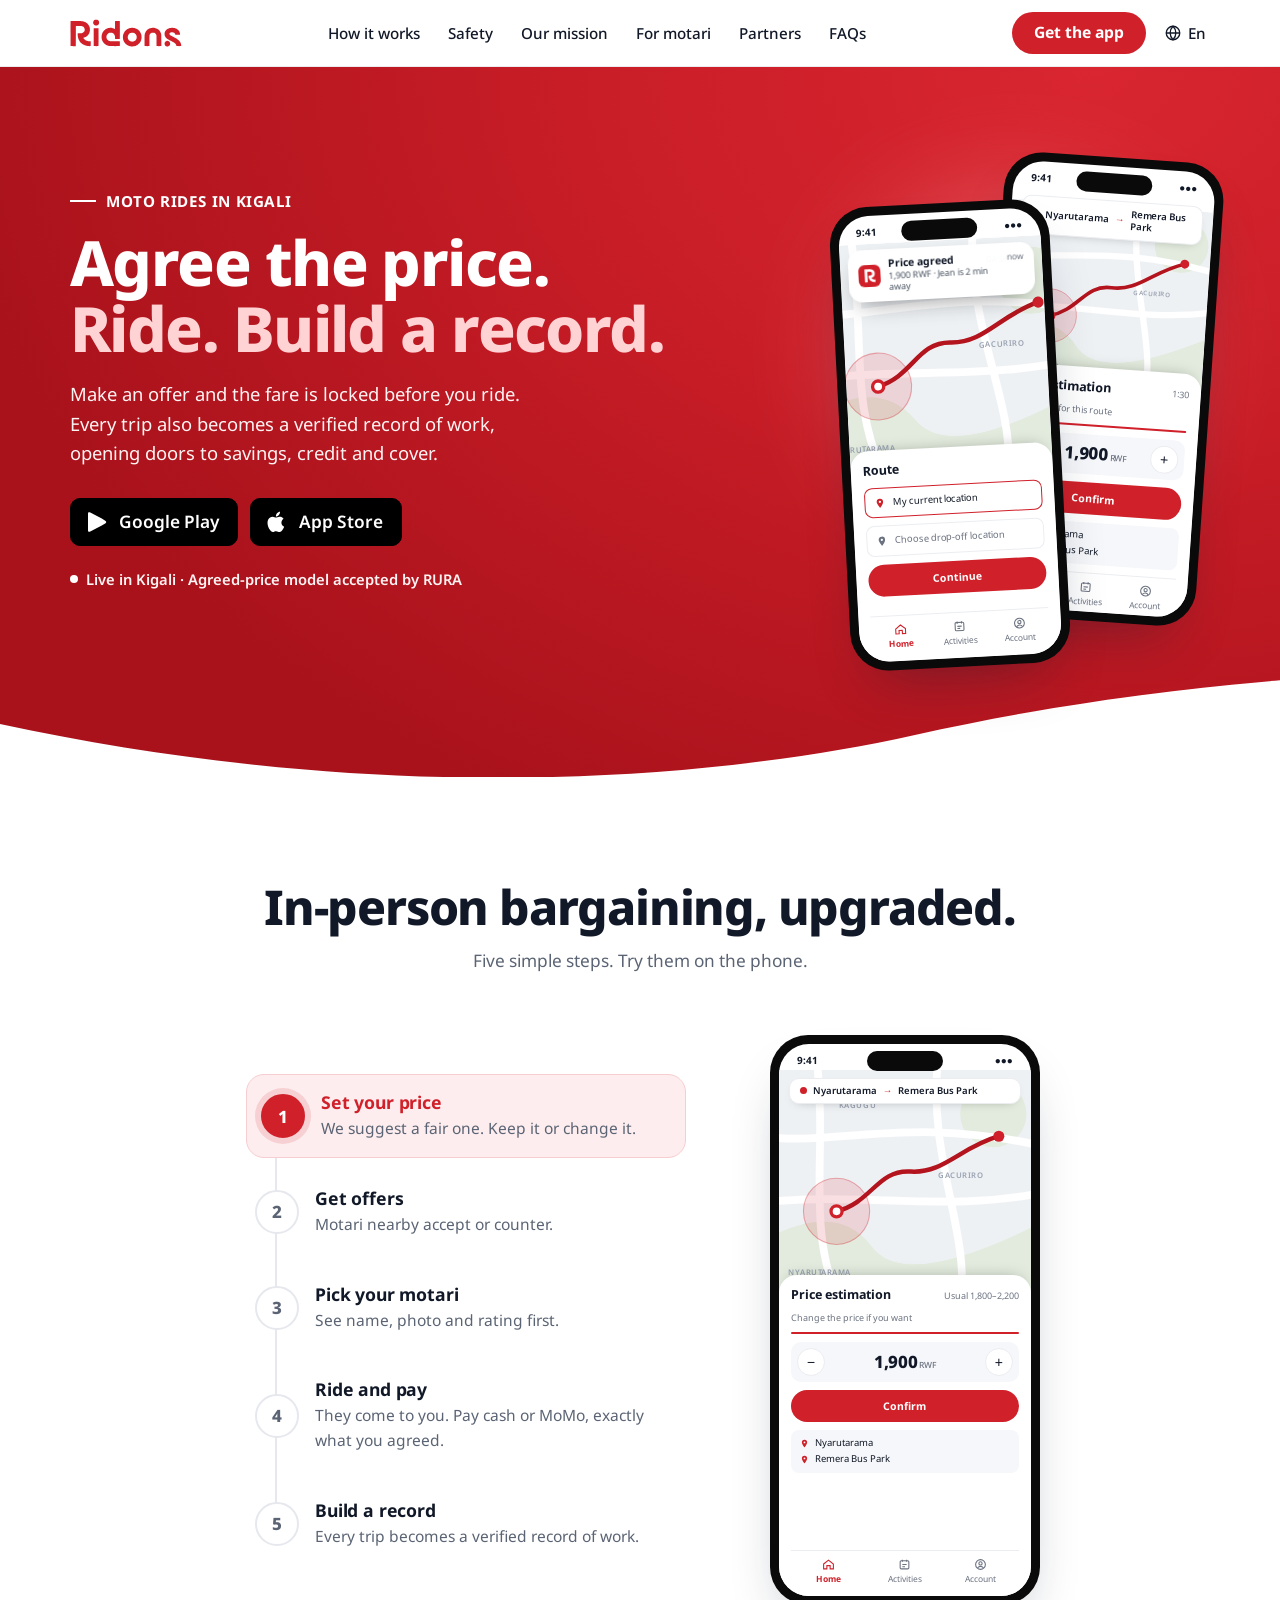
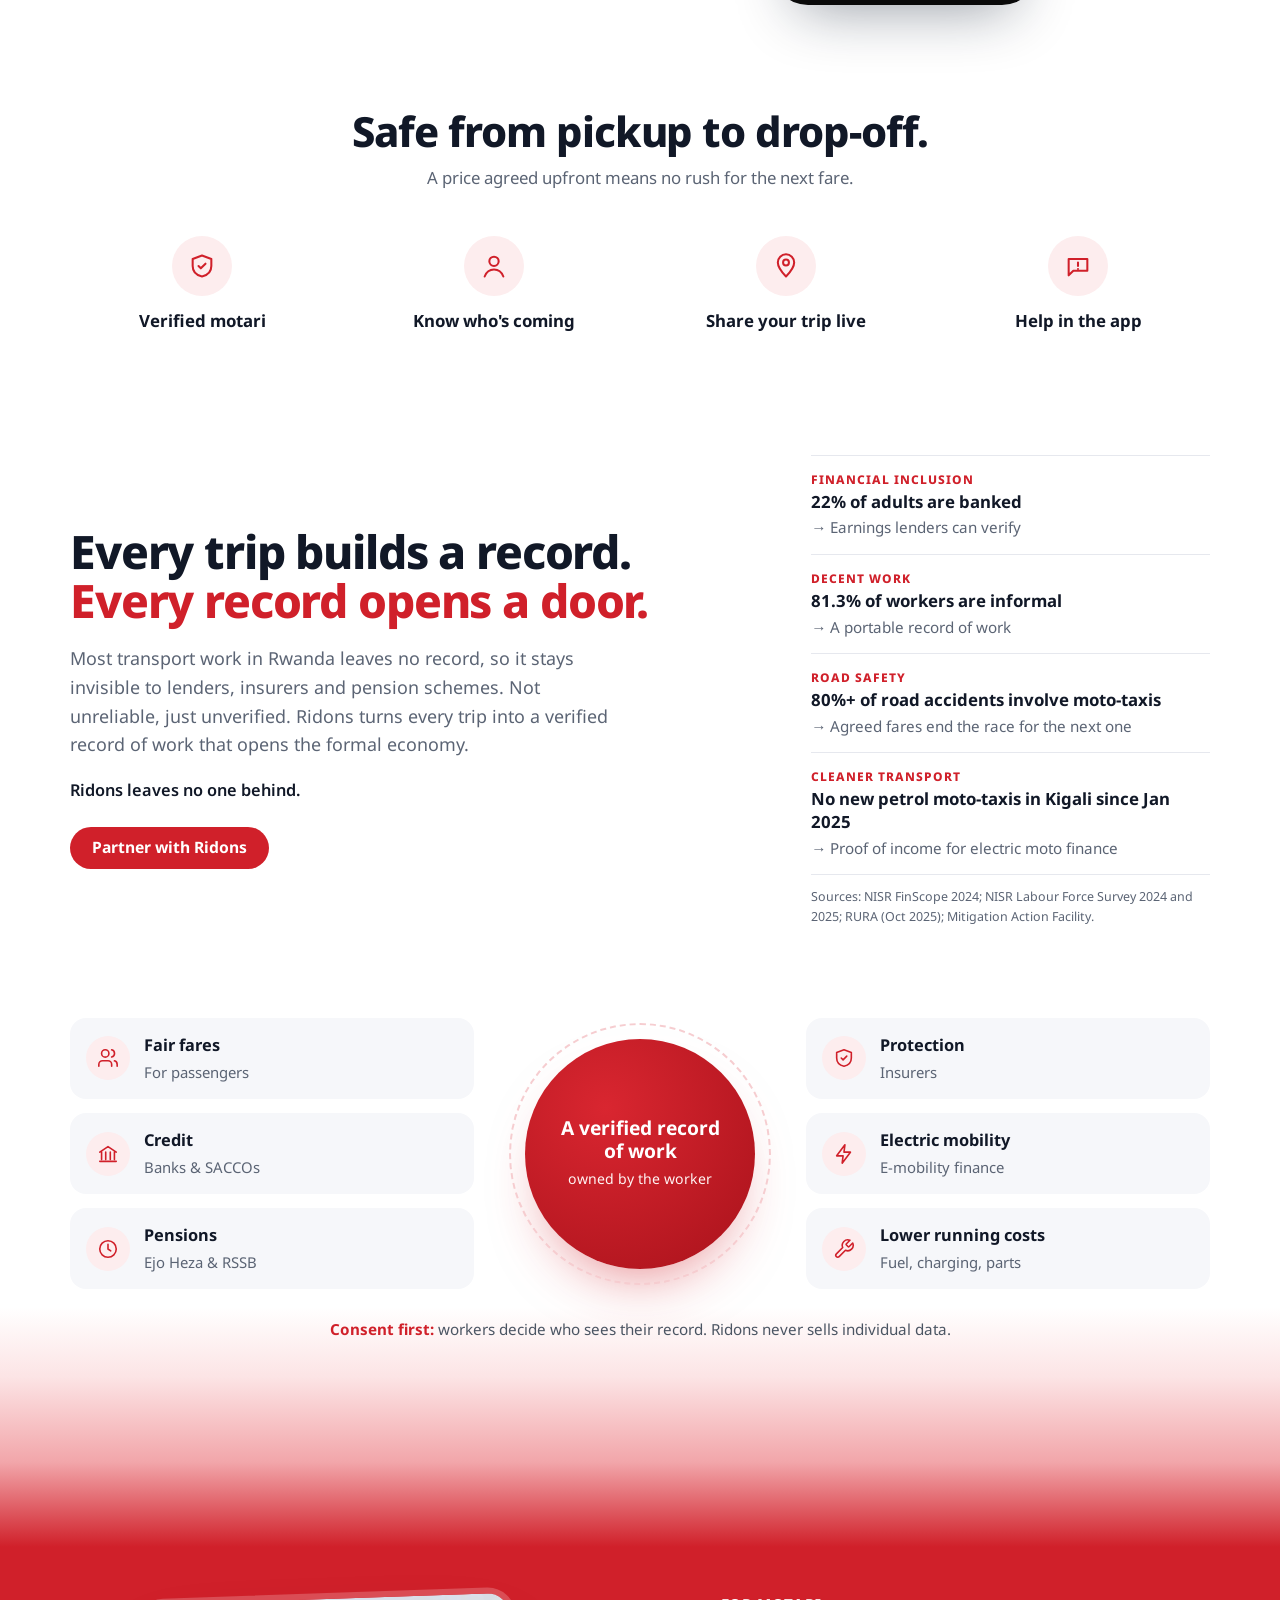
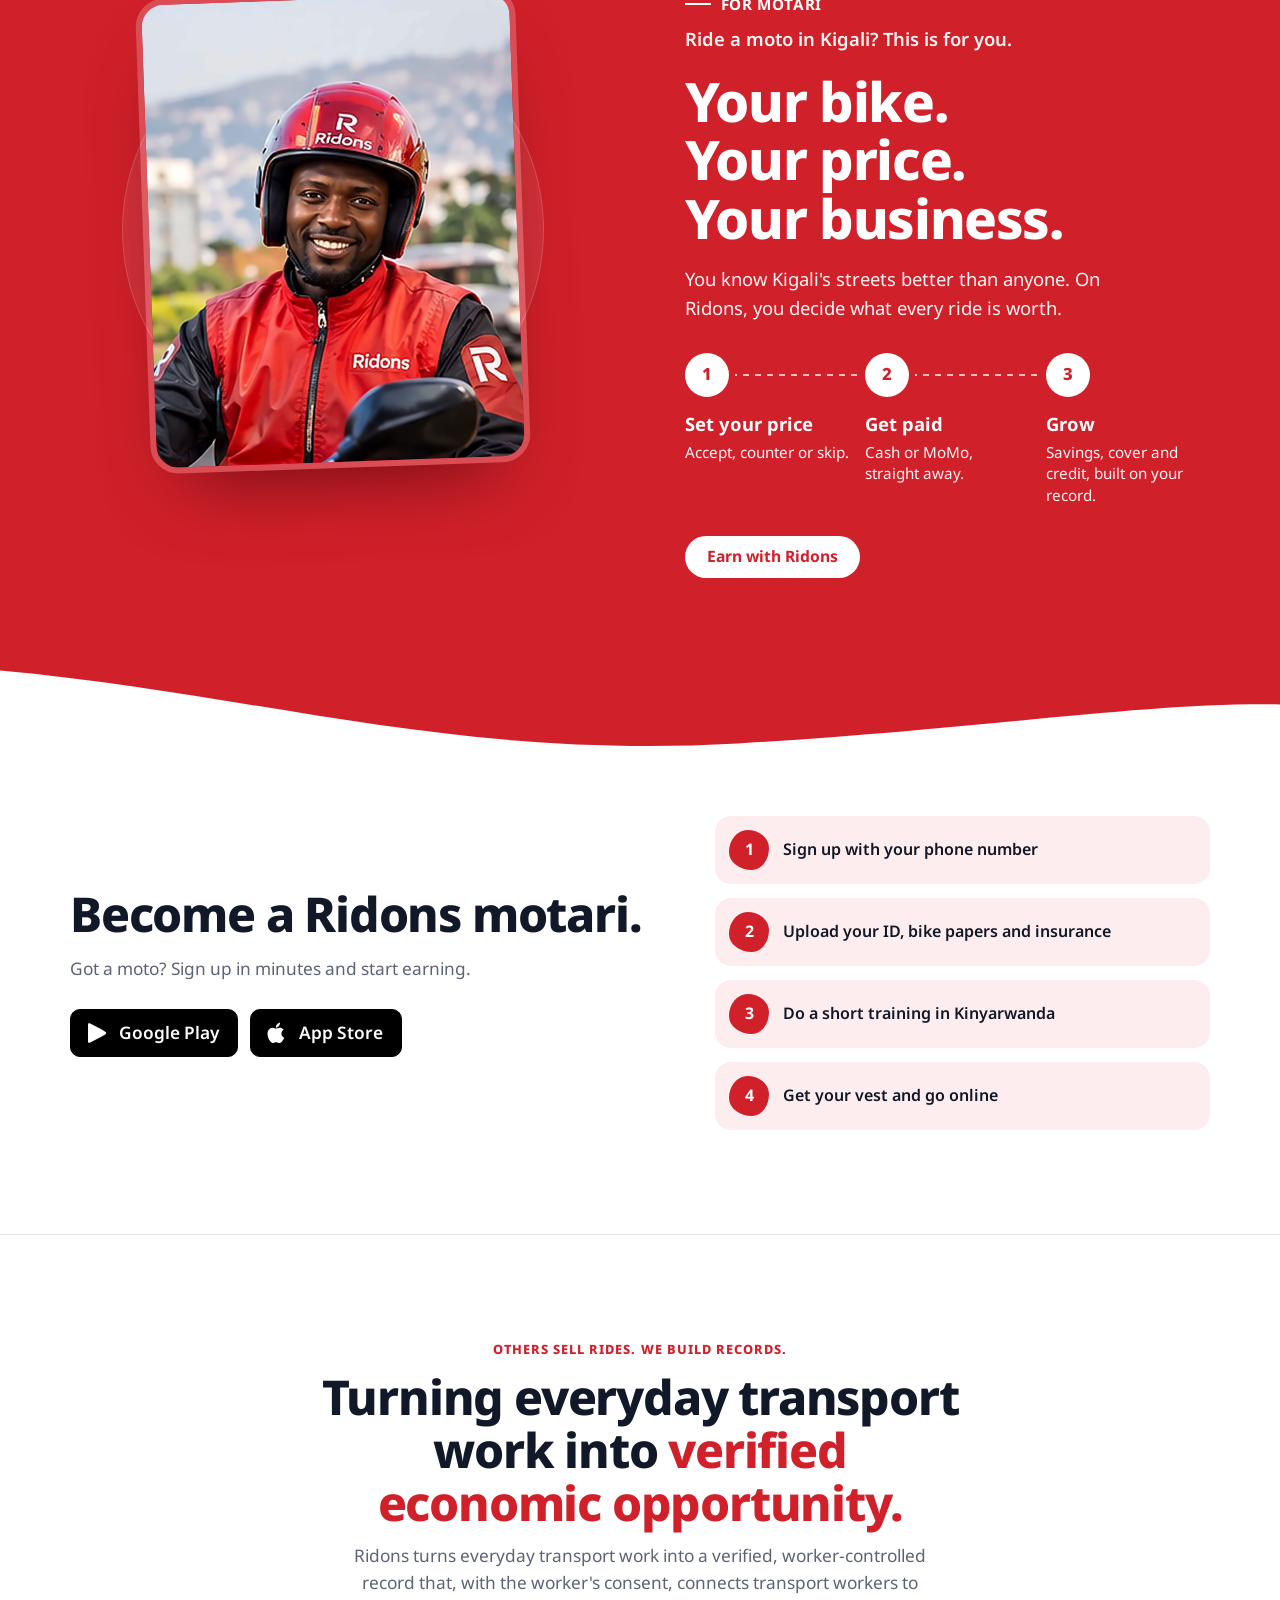
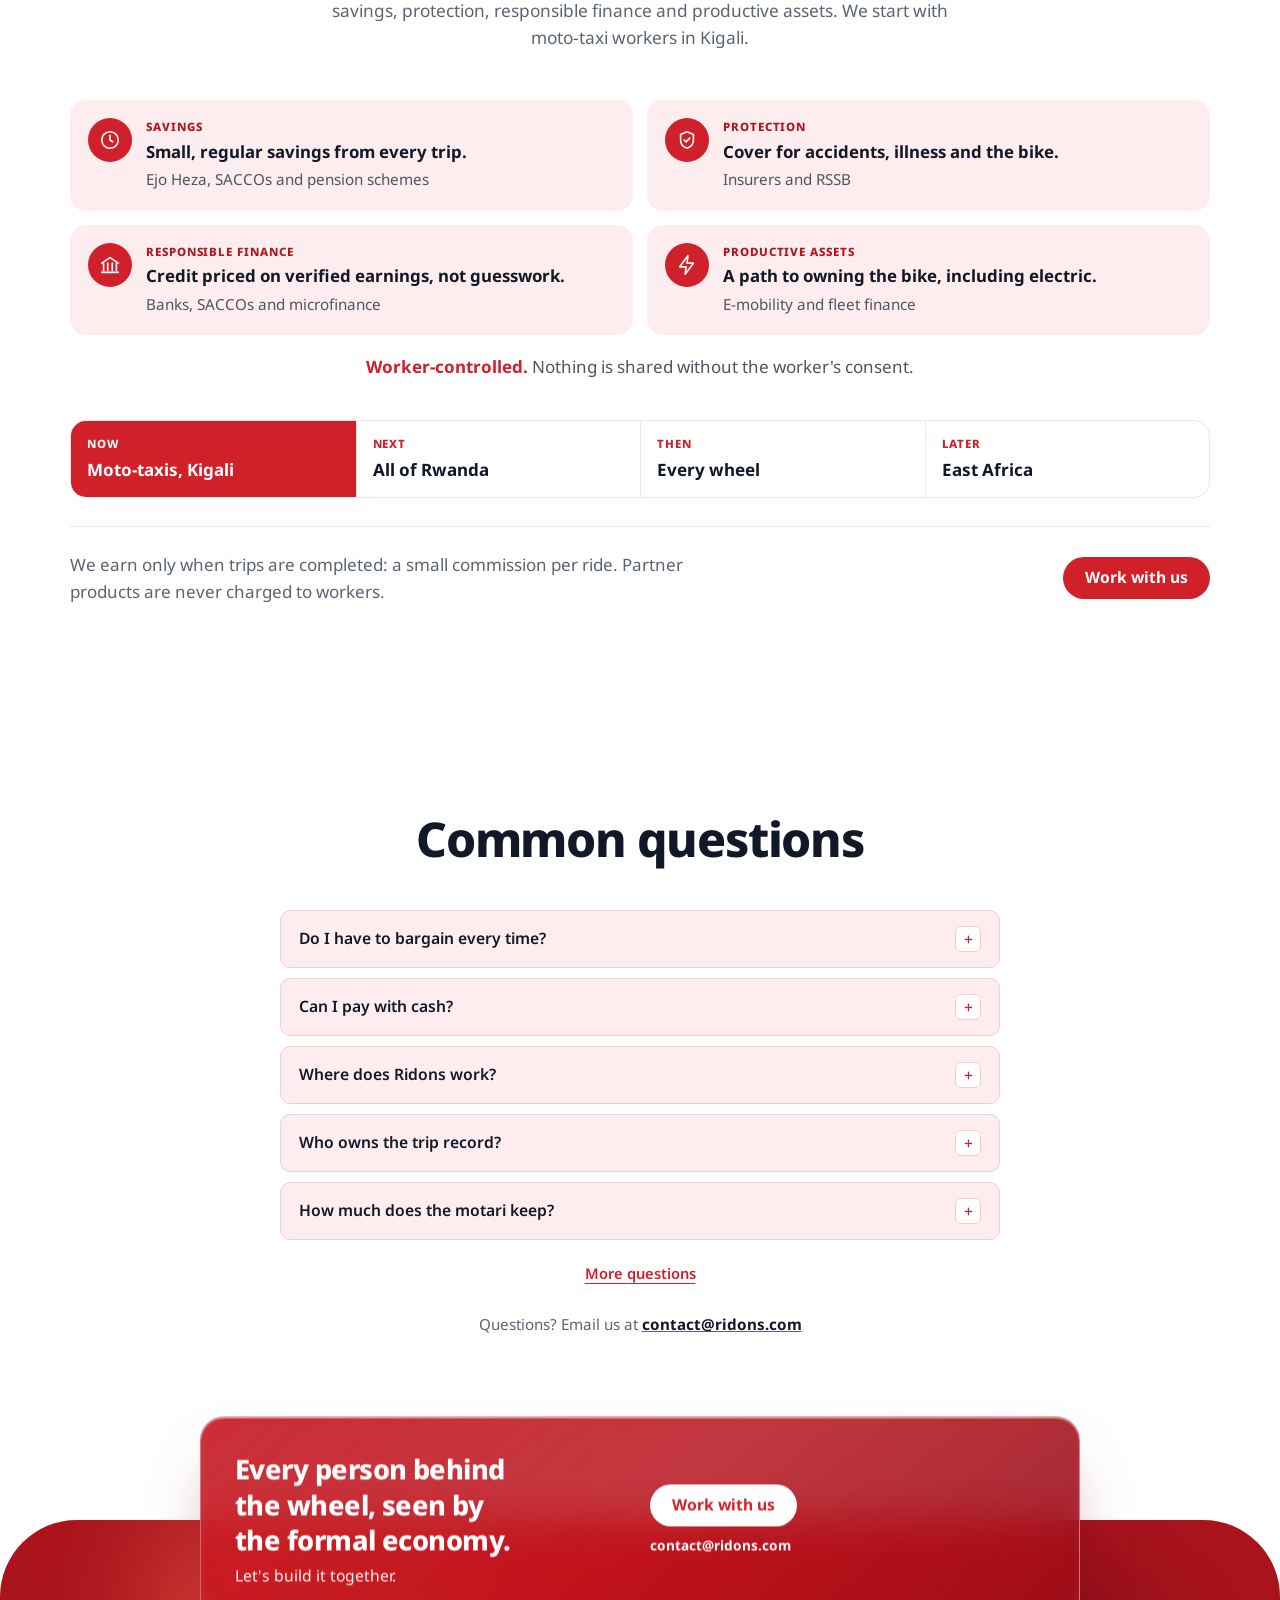
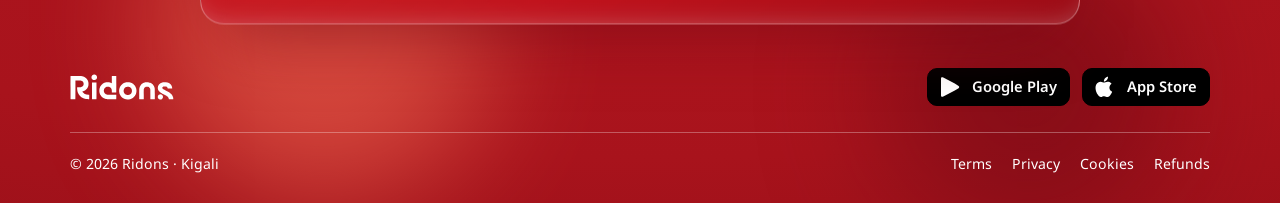
<file: ridons-website/source/index.html>
<!doctype html>
<html lang="en">
<head>
<meta charset="utf-8">
<meta name="viewport" content="width=device-width, initial-scale=1, viewport-fit=cover">
<title>Ridons</title>
<meta name="description" content="Agree the price, ride, build a record. Fair, agreed moto fares in Kigali, and every trip becomes a verified record of work that opens the formal economy.">
<meta property="og:title" content="Ridons">
<meta property="og:description" content="Now live in Kigali. Agree the price before you ride. Cash or MoMo.">
<meta property="og:type" content="website">
<meta property="og:url" content="https://ridons.com/">
<meta property="og:site_name" content="Ridons">
<meta name="twitter:card" content="summary">
<meta name="theme-color" content="#D0202A">
<link rel="canonical" href="https://ridons.com/">
<link rel="icon" type="image/svg+xml" href="data:image/svg+xml,%3Csvg xmlns=%22http://www.w3.org/2000/svg%22 viewBox=%220 0 1152 1152%22%3E%3Crect width=%221152%22 height=%221152%22 rx=%22230%22 fill=%22%23fff%22/%3E%3Cpath transform=%22translate%28244 164%29%22 fill=%22%23D0202A%22 fill-rule=%22evenodd%22 d=%22M19 806C17 805 15 803 14 802C13 800 13 720 13 409L13 20L15 18C17 16 27 16 183 16C354 16 355 16 371 20C375 21 383 22 388 23C393 24 401 25 405 25C410 26 415 27 418 28C420 30 426 31 430 32C434 33 439 35 442 36C444 38 449 39 452 40C456 41 461 42 464 44C467 45 471 47 473 48C475 49 478 50 480 52C481 53 485 55 488 56C490 57 493 59 494 60C496 61 499 63 501 64C504 65 508 67 509 68C511 70 514 71 515 71C516 72 519 74 521 76C523 78 527 81 529 83C532 85 538 91 544 96C550 102 556 106 556 106C556 106 558 108 560 111C567 121 569 124 573 128C575 131 578 135 580 138C582 140 584 143 584 143C584 143 586 146 588 148C589 150 592 154 592 157C593 159 594 162 596 164C597 166 599 170 600 173C601 176 602 181 604 183C606 185 608 190 608 193C609 197 611 200 612 201C613 204 615 210 616 222C617 226 618 235 620 242L623 252L623 284C623 316 623 317 621 328C619 334 617 344 617 350C616 357 614 362 612 367C610 371 609 376 608 379C607 382 606 387 605 389C603 391 602 396 601 399C600 402 598 405 596 407C595 408 593 412 592 414C591 417 589 421 588 422C586 424 585 427 584 429C583 431 581 434 580 436C578 438 574 442 572 446C565 454 552 469 550 471C548 472 546 475 544 477C529 490 521 496 520 496C519 496 518 497 516 499C514 501 510 503 508 504C506 505 503 506 502 508C500 509 496 511 494 512C492 513 488 515 487 516C486 518 482 520 479 520C476 521 472 523 470 524C467 526 463 527 460 528C457 529 453 531 451 532C449 534 444 535 441 536C434 538 418 544 417 545C415 548 416 551 419 555C421 557 424 560 425 563C426 565 428 567 428 567C428 567 430 569 432 572C436 579 462 605 469 608C470 609 472 611 474 613C476 614 479 616 479 616C480 616 483 618 485 619C488 621 491 623 494 624C496 625 499 627 502 628C504 630 508 631 510 632C513 633 518 635 521 636C524 638 529 639 532 640C536 641 543 642 548 644C555 646 562 648 574 649C582 649 592 650 596 651C599 652 611 652 623 652C643 652 644 652 646 654C647 656 648 659 648 730C648 797 647 803 646 805C643 807 599 807 578 804C569 803 555 801 547 800C538 800 527 798 522 796C517 795 510 793 505 792C500 792 494 790 490 788C487 787 481 785 478 784C474 784 469 782 466 780C464 779 459 777 455 776C451 775 446 773 444 772C442 770 438 768 435 768C433 767 429 765 429 764C428 763 424 761 422 760C419 759 415 758 413 756C411 755 408 753 405 751C402 750 400 749 400 748C400 747 397 746 394 744C391 742 388 741 388 740C387 739 385 738 383 737C381 736 378 734 376 732C374 730 370 726 366 724C348 709 331 693 316 673C313 670 309 665 308 664C306 662 304 659 303 657C302 655 301 653 300 652C299 652 298 650 297 647C295 645 293 642 292 641C292 640 289 637 288 634C286 630 284 627 283 626C283 625 281 622 280 619C279 616 277 612 275 611C274 609 273 606 272 604C271 602 269 597 267 593C266 590 264 586 264 584C264 583 262 579 261 575C259 572 257 566 256 562C255 558 254 553 252 549C250 545 249 538 248 532C247 526 245 517 243 512C242 506 241 499 240 488C239 479 239 466 238 458C236 424 237 405 241 402C242 402 258 402 277 402C328 402 357 400 367 396C370 394 376 393 379 392C385 391 388 390 392 387C393 386 396 385 398 384C400 383 403 382 405 381C406 379 409 377 411 377C415 374 418 372 429 361C438 351 446 340 448 334C449 331 450 328 452 326C454 323 455 319 456 309C459 285 458 257 452 246C450 242 448 237 448 235C447 233 445 228 443 226C437 218 426 205 422 202C420 201 417 198 416 197C414 195 411 193 408 192C406 191 402 189 401 188C399 186 395 184 392 183C389 182 385 181 383 180C381 179 369 176 357 173L336 169L258 169C182 169 181 169 179 171C177 173 177 174 177 487C177 785 177 802 175 804L174 806L98 806C49 806 21 806 19 806Z%22/%3E%3C/svg%3E">
<link rel="preconnect" href="https://fonts.googleapis.com">
<link rel="preconnect" href="https://fonts.gstatic.com" crossorigin>
<link rel="stylesheet" href="https://fonts.googleapis.com/css2?family=Noto+Sans:wght@400;500;600;700;800&family=Caveat:wght@600;700&display=swap">
<link rel="stylesheet" href="css/styles.css">
</head>
<body>
<!-- shared drawings reused across the page -->
<svg width="0" height="0" style="position:absolute" aria-hidden="true">
  <defs>
    <symbol id="map" viewBox="0 0 240 200" preserveAspectRatio="xMidYMid slice">
      <rect width="240" height="200" fill="#EEF1F4"/>
      <path d="M0 150 Q 60 120 90 160 T 240 140 V200 H0Z" fill="#E2EBDD"/>
      <circle cx="200" cy="40" r="30" fill="#E2EBDD"/>
      <g fill="none" stroke="#FFFFFF" stroke-width="7" stroke-linecap="round">
        <path d="M-10 60 C 60 70, 120 40, 250 70"/><path d="M40 -10 C 50 80, 30 140, 60 210"/>
        <path d="M150 -10 C 140 80, 180 150, 170 210"/><path d="M-10 120 C 80 110, 160 130, 250 110"/>
      </g>
      <g font-family="Noto Sans, Arial" font-size="7" fill="#9AA3B2" font-weight="600" letter-spacing=".5">
        <text x="60" y="34">KAGUGU</text><text x="150" y="98">GACURIRO</text><text x="14" y="186">NYARUTARAMA</text><text x="160" y="22">GASANZE</text>
      </g>
      <circle cx="58" cy="128" r="30" fill="rgba(208,32,42,.14)" stroke="rgba(208,32,42,.35)"/>
      <path d="M58 128 C 90 120, 95 90, 125 92 S 170 70, 205 60" fill="none" stroke="#B3141D" stroke-width="4" stroke-linecap="round"/>
      <circle cx="58" cy="128" r="5" fill="#FFFFFF" stroke="#D0202A" stroke-width="3"/>
      <circle cx="205" cy="60" r="5" fill="#D0202A"/>
    </symbol>
    <symbol id="chk" viewBox="0 0 30 30"><circle cx="15" cy="15" r="13" fill="none" stroke="currentColor" stroke-width="2"/><path d="m9 15.5 4 4 8-9" fill="none" stroke="currentColor" stroke-width="2.4" stroke-linecap="round" stroke-linejoin="round"/></symbol>
    <symbol id="pin" viewBox="0 0 24 24"><path fill="currentColor" d="M12 2a7 7 0 0 0-7 7c0 5 7 13 7 13s7-8 7-13a7 7 0 0 0-7-7zm0 9.5A2.5 2.5 0 1 1 12 6.5a2.5 2.5 0 0 1 0 5z"/></symbol>
    <symbol id="i-home" viewBox="0 0 24 24"><path fill="none" stroke="currentColor" stroke-width="2" d="M3 11 12 4l9 7v9h-6v-6H9v6H3z"/></symbol>
    <symbol id="i-act" viewBox="0 0 24 24"><g fill="none" stroke="currentColor" stroke-width="2"><rect x="4" y="5" width="16" height="15" rx="2"/><path d="M8 3v4M16 3v4M8 12h8M8 16h5"/></g></symbol>
    <symbol id="i-acc" viewBox="0 0 24 24"><g fill="none" stroke="currentColor" stroke-width="2"><circle cx="12" cy="12" r="9"/><circle cx="12" cy="10" r="3"/><path d="M6.5 18.5c1.5-2 3.3-3 5.5-3s4 1 5.5 3"/></g></symbol>
    <symbol id="i-earn" viewBox="0 0 24 24"><g fill="none" stroke="currentColor" stroke-width="2"><rect x="3" y="6" width="18" height="13" rx="2"/><circle cx="12" cy="12.5" r="2.5"/></g></symbol>
    <symbol id="i-dl" viewBox="0 0 24 24"><path fill="none" stroke="#FFFFFF" stroke-width="2" stroke-linecap="round" stroke-linejoin="round" d="M12 3v12M7 10l5 5 5-5M5 21h14"/></symbol>
    <symbol id="gp" viewBox="0 0 24 24"><path fill="#FFFFFF" d="M3.6 2.3 13.4 12 3.6 21.7c-.4-.2-.6-.6-.6-1.1V3.4c0-.5.2-.9.6-1.1zm13.2 6.3-3.4 3.4 3.4 3.4 3.8-2.2c.8-.5.8-1.7 0-2.2zM3.6 2.3c.3-.2.8-.2 1.2 0l12 6.3-3.4 3.4zm9.8 9.7 3.4 3.4-12 6.3c-.4.2-.9.2-1.2 0z"/></symbol>
    <symbol id="ap" viewBox="0 0 24 24"><path fill="#FFFFFF" d="M16.4 12.6c0-2.6 2.1-3.8 2.2-3.9-1.2-1.8-3.1-2-3.7-2-1.6-.2-3.1.9-3.9.9-.8 0-2-.9-3.4-.9-1.7 0-3.3 1-4.2 2.6-1.8 3.1-.5 7.7 1.3 10.2.9 1.2 1.9 2.6 3.2 2.6 1.3-.1 1.8-.8 3.3-.8s2 .8 3.4.8 2.2-1.3 3.1-2.5c1-1.4 1.4-2.8 1.4-2.9 0 0-2.7-1-2.7-4.1zM13.9 5c.7-.9 1.2-2.1 1.1-3.3-1 0-2.3.7-3 1.6-.7.8-1.2 2-1.1 3.2 1.2.1 2.3-.6 3-1.5z"/></symbol>
  </defs>
</svg>

<a class="skip" href="#main">Skip to content</a>
<header class="top">
  <div class="wrap">
    <a class="logo" href="#top" aria-label="Ridons home"><svg class="logo-svg" viewBox="0 0 3192 800" role="img" aria-label="Ridons"><path fill="currentColor" fill-rule="evenodd" d="M1748 784C1739 783 1731 782 1724 779C1720 778 1713 777 1709 776C1700 776 1695 774 1692 772C1690 771 1686 769 1683 768C1680 768 1676 766 1674 765C1672 763 1667 761 1663 760C1660 759 1655 757 1654 756C1652 755 1649 753 1647 752C1645 752 1642 750 1641 749C1640 747 1637 745 1634 744C1632 743 1630 741 1629 740C1628 740 1626 738 1623 737C1621 735 1618 733 1616 732C1615 731 1613 729 1611 728C1607 726 1568 687 1568 685C1568 685 1567 683 1565 681C1563 679 1561 676 1560 673C1555 665 1551 660 1548 656C1546 654 1544 650 1544 648C1543 646 1541 643 1540 641C1539 639 1537 635 1536 632C1535 629 1533 624 1531 620C1530 617 1528 613 1528 612C1528 611 1526 607 1525 604C1522 599 1521 595 1521 591C1519 580 1518 573 1515 564C1513 556 1513 555 1512 523C1512 489 1512 484 1516 469C1518 465 1519 457 1520 451C1521 444 1522 440 1524 436C1526 432 1527 428 1528 425C1529 423 1531 418 1533 414C1534 411 1536 407 1536 406C1536 404 1546 385 1548 383C1548 382 1550 380 1552 377C1554 372 1560 364 1563 359C1565 358 1567 354 1568 352C1570 349 1579 340 1589 330C1607 312 1612 307 1618 305C1620 304 1623 301 1625 299C1627 298 1630 296 1630 296C1631 296 1633 295 1635 293C1637 292 1641 289 1644 288C1646 286 1650 284 1652 283C1653 281 1657 280 1659 280C1661 279 1665 278 1667 276C1669 275 1674 273 1676 272C1679 271 1684 270 1687 268C1690 266 1695 264 1700 263C1705 263 1712 261 1717 260C1721 258 1727 257 1731 257C1734 256 1741 255 1746 254C1758 252 1798 252 1811 254C1816 255 1824 256 1829 257C1833 258 1839 259 1841 260C1843 260 1850 262 1855 263C1862 264 1867 266 1870 268C1873 270 1878 271 1880 272C1883 273 1888 275 1890 276C1893 278 1897 279 1900 280C1903 281 1906 282 1908 283C1909 285 1912 287 1914 287C1916 288 1919 291 1921 293C1923 294 1926 296 1926 296C1927 296 1929 297 1931 299C1933 300 1936 303 1938 303C1943 306 1947 310 1969 331C1981 343 1990 354 1993 357C1994 360 1997 364 1998 365C1999 367 2001 370 2002 371C2003 373 2005 377 2007 379C2009 381 2011 385 2012 387C2014 389 2016 393 2016 396C2017 399 2019 403 2020 405C2022 406 2023 410 2024 413C2025 416 2026 420 2027 422C2030 425 2034 437 2038 452C2038 455 2039 462 2040 467C2041 472 2042 480 2043 484C2045 491 2045 494 2045 519C2045 544 2045 547 2043 554C2042 557 2041 565 2040 570C2039 576 2038 584 2036 588C2035 593 2033 599 2033 603C2032 607 2030 612 2028 614C2026 617 2025 622 2024 624C2023 626 2022 630 2020 633C2019 635 2017 639 2016 642C2016 645 2014 648 2013 650C2011 651 2009 654 2008 656C2005 661 2000 669 1997 674C1995 675 1993 678 1992 680C1990 686 1985 690 1966 709C1949 726 1946 729 1935 736C1932 737 1929 740 1927 741C1925 743 1923 744 1923 744C1923 744 1921 745 1918 747C1916 749 1912 751 1910 752C1908 753 1904 755 1903 756C1901 757 1897 759 1894 760C1890 761 1886 763 1884 764C1883 765 1879 767 1875 768C1871 769 1866 771 1865 772C1863 773 1860 775 1857 775C1854 776 1848 777 1844 777C1839 778 1831 780 1826 782C1816 784 1815 784 1784 785C1766 785 1750 785 1748 784ZM2762 784C2759 784 2754 782 2751 780C2748 779 2744 777 2741 776C2736 774 2714 753 2712 747C2711 745 2709 741 2708 739C2703 730 2701 708 2703 689C2705 681 2706 678 2710 670C2712 665 2716 659 2717 657C2722 651 2733 640 2734 640C2735 640 2737 639 2740 637C2743 635 2749 632 2756 629C2773 624 2785 624 2797 627C2802 629 2808 631 2812 632C2815 633 2819 635 2820 636C2822 637 2824 639 2826 640C2832 642 2848 659 2848 661C2848 662 2850 665 2851 667C2854 671 2856 676 2858 686C2862 702 2863 710 2860 719C2860 722 2858 728 2857 732C2856 737 2854 742 2853 744C2851 745 2849 748 2848 750C2845 757 2831 770 2823 775C2813 780 2805 783 2798 784C2789 785 2770 785 2762 784ZM20 775C19 775 18 774 17 773C16 772 16 700 16 419C16 111 16 66 17 63C18 62 20 60 20 60C21 60 89 60 172 60C281 61 323 61 326 62C329 62 337 63 343 64C349 65 359 66 364 67C368 68 377 70 382 71C386 72 393 74 397 76C401 78 406 79 410 80C413 81 418 82 420 84C423 85 427 87 430 88C433 88 436 90 438 92C440 94 444 95 446 96C448 97 451 99 453 100C455 102 458 103 460 104C462 104 465 106 468 108C470 110 473 112 474 112C474 112 477 114 479 116C481 118 485 122 488 124C491 126 495 130 497 132C499 134 503 138 506 140C509 143 513 147 514 149C516 151 519 155 521 157C523 160 526 164 527 166C529 169 532 173 534 176C541 186 543 189 544 194C545 197 547 201 548 203C550 205 551 209 552 211C553 214 555 218 556 221C558 225 559 228 560 234C561 238 562 246 564 252C566 258 567 266 568 271C569 282 569 323 568 337C566 352 559 382 556 388C555 389 553 394 552 398C551 402 550 406 548 408C547 410 545 413 544 415C544 417 542 421 540 423C539 424 537 428 536 430C534 435 529 442 524 448C513 460 511 463 511 464C511 465 498 476 488 485C486 487 482 490 481 492C479 493 476 496 473 497C471 498 469 499 468 500C468 501 465 502 463 504C460 505 457 507 456 508C455 509 452 510 449 512C446 513 443 515 441 516C440 517 436 519 432 520C428 521 423 523 421 525C419 526 415 527 413 528C410 529 406 530 403 531C399 534 396 535 387 536C381 538 381 544 387 551C388 553 391 556 392 558C398 567 402 572 410 580C419 589 422 591 434 599C436 601 439 603 440 604C441 605 443 607 446 608C448 609 452 611 454 612C456 614 460 615 462 616C464 617 469 619 473 621C477 622 481 624 483 624C484 624 490 626 495 627C503 630 509 631 521 633C530 633 539 635 542 635C545 636 557 636 568 636C590 637 590 637 592 643C592 645 592 675 592 710C592 760 591 773 590 774C588 777 531 776 512 773C508 772 500 771 495 770C490 769 482 768 478 767C473 767 467 765 463 764C460 762 454 761 450 760C447 759 441 758 437 756C433 754 428 753 426 752C424 751 419 750 416 748C413 746 409 745 406 744C404 743 399 741 397 739C394 738 391 736 390 736C389 736 387 735 385 733C383 732 379 730 376 728C373 727 369 725 368 724C367 722 364 721 362 720C356 716 349 712 344 707C341 705 337 701 335 700C316 684 284 650 279 640C278 638 277 636 276 635C275 635 274 633 273 630C271 628 269 625 268 624C267 623 266 620 264 617C263 614 261 610 260 609C258 607 257 603 256 601C255 598 253 595 252 593C250 591 249 588 248 585C247 582 245 577 244 574C242 572 241 567 240 564C239 561 238 556 236 553C235 550 233 543 231 536C230 530 228 522 227 518C226 514 225 505 224 499C223 493 222 480 221 471C220 460 219 448 219 435C219 415 219 415 221 412L224 410L272 409C322 408 330 408 339 404C341 402 347 401 350 400C355 399 358 398 360 396C362 395 365 393 368 392C370 391 374 389 376 388C387 379 398 369 399 367C400 365 402 363 404 361C405 359 407 356 408 354C409 351 411 348 412 345C414 342 415 339 416 334C417 330 418 324 419 321C420 314 421 294 419 289C418 287 417 281 416 276C415 269 414 265 412 263C411 261 409 257 408 255C408 253 405 249 403 247C402 245 400 243 400 242C400 241 385 226 381 224C379 223 376 221 375 220C374 218 370 217 368 216C365 215 362 213 360 212C358 210 354 209 350 208C346 207 341 206 338 204C328 200 321 200 244 199C175 199 171 199 169 201L167 202L167 487C167 765 167 771 165 773L163 776L92 776C53 776 21 776 20 775ZM682 775C677 774 677 793 677 519L677 267L679 265C681 264 684 263 747 263L812 263L814 265C816 267 816 281 816 520C816 769 816 772 814 774C812 776 810 776 748 776C713 776 683 776 682 775ZM1146 775C1134 774 1129 774 1125 772C1122 771 1116 770 1111 769C1107 768 1100 767 1096 767C1093 766 1086 764 1083 763C1079 761 1075 760 1075 760C1074 760 1070 758 1067 757C1063 755 1058 752 1055 752C1052 751 1048 749 1046 748C1045 747 1041 745 1038 744C1035 743 1031 741 1030 740C1029 739 1026 737 1024 735C1021 734 1019 732 1018 732C1017 731 1015 729 1013 728C1010 727 1008 725 1008 724C1007 724 1005 722 1002 721C999 719 991 712 980 700C963 684 955 674 951 666C950 665 948 663 947 662C947 661 945 659 943 656C942 653 940 651 939 650C939 649 937 646 935 644C934 641 932 637 931 636C930 635 929 632 928 629C927 626 926 622 924 620C923 618 921 613 920 609C919 606 917 602 916 600C913 596 913 595 911 584C911 579 909 572 908 568C907 565 906 559 905 556C903 546 902 516 903 496C904 476 905 469 908 458C909 454 911 446 912 441C912 435 914 431 916 427C917 424 919 419 920 416C921 414 922 409 924 406C926 404 927 399 928 396C929 393 930 390 931 388C933 387 935 383 936 380C938 378 940 375 940 374C941 373 943 370 945 368C946 365 947 363 948 363C949 362 950 360 951 358C954 352 963 341 981 323C991 313 998 306 1001 305C1003 304 1007 301 1009 300C1011 298 1014 296 1016 295C1017 294 1020 292 1022 291C1023 290 1026 288 1028 287C1029 286 1032 284 1034 283C1036 281 1039 280 1041 280C1043 279 1047 278 1049 276C1051 274 1056 273 1059 272C1062 271 1066 269 1068 268C1071 266 1074 265 1080 264C1084 263 1091 261 1096 260C1101 258 1109 257 1114 256C1118 255 1124 254 1126 254C1129 254 1138 253 1148 252C1161 252 1167 252 1176 253C1182 254 1191 255 1198 256C1209 257 1212 258 1219 261C1221 262 1227 263 1230 264C1234 265 1240 266 1243 268C1245 270 1250 271 1252 272C1255 273 1259 274 1261 276C1263 278 1267 279 1270 280C1272 281 1275 282 1278 284C1282 287 1284 288 1286 286C1287 285 1287 259 1287 175C1287 79 1287 66 1289 63C1289 61 1291 60 1292 60C1314 60 1420 60 1421 61C1422 61 1423 63 1424 64C1425 66 1425 142 1425 317C1425 583 1425 571 1421 572C1418 573 1293 573 1291 572C1287 570 1287 566 1287 531C1286 502 1286 496 1285 492C1284 490 1282 484 1281 478C1280 473 1278 466 1276 464C1275 461 1273 457 1272 455C1271 453 1270 449 1268 448C1267 446 1264 442 1263 440C1260 435 1241 416 1239 416C1239 416 1236 414 1234 412C1231 410 1228 408 1228 408C1227 408 1224 407 1222 405C1219 403 1214 401 1210 399C1206 398 1200 396 1197 395C1184 390 1143 390 1130 395C1127 396 1121 398 1117 400C1112 401 1108 403 1107 404C1106 405 1103 407 1100 408C1097 409 1093 412 1090 414C1084 417 1066 435 1064 440C1063 443 1061 446 1059 447C1058 448 1056 451 1056 454C1055 456 1053 459 1052 461C1051 462 1050 465 1049 467C1048 470 1046 477 1044 484C1041 497 1041 498 1041 514C1041 530 1041 531 1044 542C1046 549 1048 556 1048 558C1049 560 1050 563 1052 565C1053 567 1055 571 1056 573C1057 575 1058 579 1060 580C1061 582 1063 585 1064 587C1066 592 1088 612 1093 615C1096 616 1099 619 1101 620C1103 622 1107 623 1109 624C1111 625 1116 626 1119 628C1122 630 1126 631 1131 632C1135 632 1141 634 1145 635C1151 636 1162 636 1286 637C1360 637 1421 637 1421 637C1422 637 1423 638 1423 640C1426 644 1426 771 1424 774C1422 775 1420 776 1292 776C1220 776 1155 775 1146 775ZM2136 775C2135 775 2132 774 2132 773C2130 771 2130 759 2130 617C2131 464 2131 463 2133 456C2134 452 2135 445 2136 439C2137 428 2138 422 2141 416C2142 414 2143 409 2144 407C2145 405 2146 400 2148 397C2150 395 2151 390 2152 387C2153 385 2154 381 2155 379C2157 377 2159 373 2160 371C2161 369 2163 365 2165 363C2167 360 2168 358 2168 358C2168 357 2169 355 2171 352C2173 350 2176 347 2177 345C2180 338 2185 334 2199 319C2212 306 2221 299 2228 295C2230 295 2233 292 2235 291C2237 289 2239 288 2240 288C2240 288 2242 287 2244 285C2248 282 2253 279 2255 279C2256 279 2258 278 2260 276C2262 275 2267 273 2271 272C2274 271 2280 269 2283 267C2287 265 2290 264 2291 264C2292 264 2297 263 2303 261C2309 259 2317 257 2321 257C2325 256 2333 255 2339 254C2346 253 2356 253 2371 253C2392 253 2395 253 2424 258C2436 260 2456 265 2461 268C2463 270 2468 271 2470 272C2477 273 2494 282 2498 285C2500 287 2502 288 2502 288C2503 288 2505 289 2507 291C2509 292 2512 295 2514 296C2517 297 2521 300 2523 302C2529 306 2560 337 2560 338C2560 339 2561 340 2563 342C2565 344 2567 347 2568 350C2572 357 2576 363 2580 367C2582 369 2583 373 2584 375C2585 378 2586 382 2588 384C2590 387 2592 392 2592 395C2593 399 2595 403 2596 405C2598 407 2599 411 2601 418C2601 423 2603 431 2605 436C2609 452 2609 453 2610 617L2610 772L2608 774C2606 775 2604 776 2541 776C2485 776 2476 776 2474 774L2472 773L2472 629C2472 530 2472 482 2471 476C2470 471 2469 463 2467 459C2466 455 2464 450 2464 448C2463 446 2462 443 2460 441C2459 440 2457 437 2457 435C2453 427 2439 412 2430 408C2428 406 2425 404 2424 403C2423 402 2420 401 2417 400C2414 399 2409 398 2407 396C2400 393 2391 392 2371 392C2352 392 2342 393 2335 396C2333 398 2328 399 2326 400C2323 401 2319 402 2317 404C2315 406 2312 407 2310 408C2306 410 2290 426 2287 430C2286 432 2285 435 2283 436C2282 438 2281 441 2280 443C2279 445 2278 450 2276 453C2270 464 2270 469 2270 629L2270 772L2268 774C2266 775 2263 776 2203 776C2168 776 2138 776 2136 775ZM3042 774C3041 773 3040 772 3040 768C3040 763 3038 754 3036 750C3035 748 3033 744 3032 740C3032 736 3030 732 3028 731C3027 729 3025 726 3024 724C3019 714 2997 691 2988 687C2986 686 2985 685 2985 685C2985 684 2983 682 2971 675C2969 673 2966 671 2963 669C2960 667 2956 664 2954 664C2952 663 2948 661 2946 659C2943 658 2940 656 2938 656C2937 655 2934 654 2932 652C2930 651 2927 649 2924 648C2921 647 2918 645 2916 644C2915 643 2912 641 2909 640C2906 639 2903 637 2901 636C2899 634 2895 633 2892 632C2890 631 2886 629 2886 628C2885 627 2881 625 2878 624C2874 623 2870 621 2870 620C2869 619 2865 617 2862 616C2858 615 2854 613 2853 612C2853 611 2849 609 2847 608C2844 607 2840 606 2838 604C2836 603 2833 601 2831 600C2829 599 2826 598 2825 596C2824 595 2820 593 2818 592C2816 591 2812 589 2810 588C2809 586 2806 585 2804 584C2802 583 2798 581 2796 579C2794 577 2792 576 2792 576C2791 576 2788 574 2785 572C2783 570 2778 566 2776 564C2762 553 2740 533 2736 526C2735 524 2733 522 2732 520C2725 512 2721 505 2720 502C2719 499 2718 496 2716 494C2715 491 2712 487 2711 483C2710 479 2708 474 2708 472C2707 470 2705 462 2704 455C2700 430 2702 398 2708 382C2709 378 2711 373 2711 371C2712 369 2714 365 2715 362C2717 359 2720 354 2721 352C2721 349 2723 347 2724 346C2724 345 2726 343 2727 342C2728 340 2730 337 2732 334C2734 332 2738 328 2740 324C2746 317 2749 314 2756 308C2763 303 2771 296 2776 292C2778 290 2781 288 2783 288C2785 287 2788 286 2790 284C2792 283 2795 281 2798 280C2801 279 2804 277 2806 276C2808 274 2812 273 2816 272C2819 271 2824 269 2827 268C2830 266 2835 265 2838 264C2842 263 2847 262 2850 260C2853 259 2860 258 2866 257C2872 256 2882 255 2888 254C2905 252 2937 252 2955 254C2962 255 2973 257 2979 258C2984 258 2990 260 2992 260C2993 261 2998 263 3003 264C3008 265 3013 267 3014 268C3016 269 3021 271 3025 272C3029 273 3033 274 3035 276C3036 277 3040 279 3043 280C3045 281 3048 283 3050 284C3051 285 3054 287 3056 288C3062 290 3064 292 3072 299C3075 301 3080 306 3083 308C3094 317 3097 320 3102 326C3104 330 3107 333 3108 334C3109 336 3111 338 3112 340C3113 341 3114 344 3116 345C3119 348 3125 361 3128 369C3129 372 3131 376 3133 378C3134 381 3136 385 3137 390C3137 394 3139 400 3140 404C3143 413 3144 419 3145 433C3145 444 3145 445 3143 447L3141 449L3076 449C3025 449 3011 449 3010 448C3009 447 3007 443 3006 439C3002 422 2993 408 2983 401C2980 399 2977 397 2976 396C2974 394 2971 392 2968 391C2965 391 2961 389 2959 388C2957 387 2949 385 2942 383C2930 381 2927 381 2913 381C2896 382 2879 384 2874 387C2873 388 2869 390 2865 392C2853 398 2850 401 2842 415C2841 418 2840 421 2840 426C2840 433 2841 434 2848 446C2851 453 2868 468 2876 472C2878 473 2881 475 2883 476C2885 478 2889 479 2891 480C2894 481 2897 483 2899 484C2900 485 2903 487 2906 488C2909 489 2912 491 2914 492C2916 494 2920 495 2923 496C2925 497 2929 499 2930 500C2930 501 2934 503 2937 504C2940 505 2943 507 2944 508C2946 509 2949 511 2952 512C2954 513 2958 515 2960 516C2962 518 2965 519 2967 520C2969 521 2973 522 2975 524C2977 525 2980 527 2983 528C2985 529 2989 531 2991 533C2994 534 2997 536 2998 536C2999 536 3002 538 3005 540C3007 541 3011 543 3013 544C3015 545 3018 546 3020 547C3021 549 3025 551 3028 552C3030 553 3034 555 3037 557C3039 559 3042 560 3043 560C3043 560 3046 562 3048 564C3051 566 3054 568 3056 569C3061 572 3068 578 3070 580C3072 581 3074 583 3076 584C3093 596 3117 619 3128 634C3130 635 3131 638 3133 639C3138 644 3142 651 3144 656C3146 658 3147 661 3148 661C3149 662 3150 664 3151 667C3153 670 3155 673 3156 675C3158 677 3159 681 3160 684C3161 687 3162 691 3163 693C3166 697 3171 713 3174 725C3175 733 3178 756 3178 765L3178 773L3175 775C3169 777 3045 777 3042 774ZM1802 645C1805 644 1813 642 1818 641C1822 640 1828 638 1831 636C1833 635 1837 633 1840 632C1843 631 1847 629 1848 628C1849 627 1851 625 1853 624C1858 621 1876 604 1881 598C1882 595 1885 591 1886 589C1892 581 1894 576 1896 571C1897 567 1899 562 1900 560C1902 556 1903 551 1904 540C1906 522 1906 515 1904 497C1903 486 1902 482 1900 476C1898 472 1896 467 1896 465C1895 463 1894 460 1893 458C1891 457 1889 453 1888 450C1886 448 1884 445 1884 444C1883 443 1881 441 1880 439C1878 434 1861 418 1855 415C1853 414 1851 412 1850 412C1849 411 1846 409 1843 407C1839 405 1835 403 1834 403C1832 401 1821 398 1810 394C1793 389 1754 391 1739 397C1735 399 1731 400 1729 400C1727 401 1724 402 1722 403C1720 404 1716 407 1713 408C1710 409 1707 411 1706 412C1705 413 1703 415 1701 416C1697 418 1681 433 1676 440C1670 448 1664 458 1663 461C1663 463 1662 467 1660 469C1658 472 1657 476 1656 482C1655 487 1653 494 1652 498C1649 508 1649 530 1652 539C1653 543 1655 549 1655 554C1656 560 1658 565 1660 569C1662 573 1664 577 1664 578C1664 579 1666 582 1667 584C1669 587 1672 590 1673 592C1677 601 1696 620 1706 625C1708 626 1710 628 1711 629C1712 630 1715 631 1717 632C1720 633 1723 634 1725 636C1727 637 1734 639 1740 641C1746 643 1754 645 1756 645C1764 648 1793 647 1802 645ZM738 187C738 187 732 186 726 185C718 184 712 182 710 181C709 180 705 178 703 177C693 172 675 154 672 145C671 143 669 139 668 137C665 134 663 122 661 106C661 98 664 72 667 69C668 67 670 64 671 61C673 57 675 53 677 51C682 44 693 34 698 32C700 31 703 29 704 27C706 26 709 25 711 24C714 23 719 22 723 20C730 18 732 18 746 18C761 18 763 18 768 20C772 21 777 23 781 24C784 25 788 27 789 28C791 29 793 31 795 32C799 34 814 47 816 52C817 53 819 56 820 58C822 60 823 63 824 64C824 66 826 70 827 74C831 83 832 94 832 108C831 116 830 121 829 126C828 129 826 134 825 138C824 141 821 145 819 148C818 150 816 153 816 154C816 155 805 166 798 171C795 174 791 176 789 177C787 178 785 179 784 180C781 182 778 183 765 186C753 188 741 189 738 187Z"/></svg></a>
    <nav class="nav" aria-label="Main">
      <a href="#how">How it works</a>
      <a href="#safety">Safety</a>
      <a href="#mission">Our mission</a>
      <a href="#drive">For motari</a>
      <a href="#partners">Partners</a>
      <a href="#faq">FAQs</a>
    </nav>
    <div class="top-right">
      <a class="btn btn-red" href="#get-app">Get the app</a>
      <button class="lang" type="button" id="lang" aria-label="Language: English. Kinyarwanda coming soon.">
        <svg viewBox="0 0 24 24" fill="none" stroke="currentColor" stroke-width="1.8" aria-hidden="true"><circle cx="12" cy="12" r="9"/><path d="M3 12h18M12 3c2.5 2.5 3.8 5.5 3.8 9s-1.3 6.5-3.8 9c-2.5-2.5-3.8-5.5-3.8-9S9.5 5.5 12 3z"/></svg><span>En</span>
      </button>
      <button class="menu-btn" type="button" aria-expanded="false" aria-controls="mnav">Menu</button>
    </div>
  </div>
  <nav class="mnav" id="mnav" aria-label="Mobile" hidden>
    <a href="#how">How it works</a>
    <a href="#safety">Safety</a>
    <a href="#mission">Our mission</a>
    <a href="#drive">For motari</a>
    <a href="#partners">Partners</a>
    <a href="#faq">FAQs</a>
    <a class="btn btn-red" href="#get-app">Get the app</a>
  </nav>
</header>

<main id="main">
<!-- HERO -->
<section class="hero" id="top">
  <div class="wrap hero-grid">
    <div>
      <p class="kicker">Moto rides in Kigali</p>
      <h1>Agree the price.<br><em>Ride. Build a record.</em></h1>
      <p class="lead">Make an offer and the fare is locked before you ride. Every trip also becomes a verified record of work, opening doors to savings, credit and cover.</p>
      <div class="stores" id="get-app">
        <a class="store" href="#" data-store="android" aria-label="Google Play"><svg aria-hidden="true" focusable="false"><use href="#gp"/></svg><b>Google Play</b></a>
        <a class="store" href="#" data-store="ios" aria-label="App Store"><svg aria-hidden="true" focusable="false"><use href="#ap"/></svg><b>App Store</b></a>
      </div>
      <p class="hero-note"><span class="live-dot" aria-hidden="true"></span>Live in Kigali · Agreed-price model accepted by RURA</p>
    </div>

    <div class="hero-phones" aria-hidden="true">
      <span class="blob" style="width:300px;height:300px;background:#FF9AA0;top:10%;right:10%;opacity:.5"></span>
      <div class="phone p-back">
        <div class="screen">
          <div class="status"><span>9:41</span><span>●●●</span></div>
          <div class="trip"><i></i>Nyarutarama <b>→</b> Remera Bus Park</div>
          <div class="map"><svg><use href="#map"/></svg></div>
          <div class="sheet">
            <div class="sheet-row"><h4>Price estimation</h4><span class="hint">1:30</span></div>
            <span class="hint">Usual price for this route</span>
            <div class="line-red"></div>
            <div class="fare"><button tabindex="-1">−</button><output class="num">1,900<small>RWF</small></output><button tabindex="-1">+</button></div>
            <span class="p-btn">Confirm</span>
            <div class="stops"><span><svg><use href="#pin"/></svg>Nyarutarama</span><span><svg><use href="#pin"/></svg>Remera Bus Park</span></div>
            <div class="tabbar"><span class="on"><svg><use href="#i-home"/></svg>Home</span><span><svg><use href="#i-act"/></svg>Activities</span><span><svg><use href="#i-acc"/></svg>Account</span></div>
          </div>
        </div>
      </div>
      <div class="phone p-front">
        <div class="screen">
          <div class="status"><span>9:41</span><span>●●●</span></div>
          <div class="notif"><span class="app"><svg viewBox="0 0 664 824" aria-hidden="true"><path fill="#fff" fill-rule="evenodd" d="M19 806C17 805 15 803 14 802C13 800 13 720 13 409L13 20L15 18C17 16 27 16 183 16C354 16 355 16 371 20C375 21 383 22 388 23C393 24 401 25 405 25C410 26 415 27 418 28C420 30 426 31 430 32C434 33 439 35 442 36C444 38 449 39 452 40C456 41 461 42 464 44C467 45 471 47 473 48C475 49 478 50 480 52C481 53 485 55 488 56C490 57 493 59 494 60C496 61 499 63 501 64C504 65 508 67 509 68C511 70 514 71 515 71C516 72 519 74 521 76C523 78 527 81 529 83C532 85 538 91 544 96C550 102 556 106 556 106C556 106 558 108 560 111C567 121 569 124 573 128C575 131 578 135 580 138C582 140 584 143 584 143C584 143 586 146 588 148C589 150 592 154 592 157C593 159 594 162 596 164C597 166 599 170 600 173C601 176 602 181 604 183C606 185 608 190 608 193C609 197 611 200 612 201C613 204 615 210 616 222C617 226 618 235 620 242L623 252L623 284C623 316 623 317 621 328C619 334 617 344 617 350C616 357 614 362 612 367C610 371 609 376 608 379C607 382 606 387 605 389C603 391 602 396 601 399C600 402 598 405 596 407C595 408 593 412 592 414C591 417 589 421 588 422C586 424 585 427 584 429C583 431 581 434 580 436C578 438 574 442 572 446C565 454 552 469 550 471C548 472 546 475 544 477C529 490 521 496 520 496C519 496 518 497 516 499C514 501 510 503 508 504C506 505 503 506 502 508C500 509 496 511 494 512C492 513 488 515 487 516C486 518 482 520 479 520C476 521 472 523 470 524C467 526 463 527 460 528C457 529 453 531 451 532C449 534 444 535 441 536C434 538 418 544 417 545C415 548 416 551 419 555C421 557 424 560 425 563C426 565 428 567 428 567C428 567 430 569 432 572C436 579 462 605 469 608C470 609 472 611 474 613C476 614 479 616 479 616C480 616 483 618 485 619C488 621 491 623 494 624C496 625 499 627 502 628C504 630 508 631 510 632C513 633 518 635 521 636C524 638 529 639 532 640C536 641 543 642 548 644C555 646 562 648 574 649C582 649 592 650 596 651C599 652 611 652 623 652C643 652 644 652 646 654C647 656 648 659 648 730C648 797 647 803 646 805C643 807 599 807 578 804C569 803 555 801 547 800C538 800 527 798 522 796C517 795 510 793 505 792C500 792 494 790 490 788C487 787 481 785 478 784C474 784 469 782 466 780C464 779 459 777 455 776C451 775 446 773 444 772C442 770 438 768 435 768C433 767 429 765 429 764C428 763 424 761 422 760C419 759 415 758 413 756C411 755 408 753 405 751C402 750 400 749 400 748C400 747 397 746 394 744C391 742 388 741 388 740C387 739 385 738 383 737C381 736 378 734 376 732C374 730 370 726 366 724C348 709 331 693 316 673C313 670 309 665 308 664C306 662 304 659 303 657C302 655 301 653 300 652C299 652 298 650 297 647C295 645 293 642 292 641C292 640 289 637 288 634C286 630 284 627 283 626C283 625 281 622 280 619C279 616 277 612 275 611C274 609 273 606 272 604C271 602 269 597 267 593C266 590 264 586 264 584C264 583 262 579 261 575C259 572 257 566 256 562C255 558 254 553 252 549C250 545 249 538 248 532C247 526 245 517 243 512C242 506 241 499 240 488C239 479 239 466 238 458C236 424 237 405 241 402C242 402 258 402 277 402C328 402 357 400 367 396C370 394 376 393 379 392C385 391 388 390 392 387C393 386 396 385 398 384C400 383 403 382 405 381C406 379 409 377 411 377C415 374 418 372 429 361C438 351 446 340 448 334C449 331 450 328 452 326C454 323 455 319 456 309C459 285 458 257 452 246C450 242 448 237 448 235C447 233 445 228 443 226C437 218 426 205 422 202C420 201 417 198 416 197C414 195 411 193 408 192C406 191 402 189 401 188C399 186 395 184 392 183C389 182 385 181 383 180C381 179 369 176 357 173L336 169L258 169C182 169 181 169 179 171C177 173 177 174 177 487C177 785 177 802 175 804L174 806L98 806C49 806 21 806 19 806Z"/></svg></span><span><b>Price agreed</b><small>1,900 RWF · Jean is 2 min away</small></span><em>now</em></div>
          <div class="map" style="height:50%;margin-top:0"><svg><use href="#map"/></svg></div>
          <div class="sheet">
            <h4>Route</h4>
            <div class="field on"><svg style="color:var(--red)"><use href="#pin"/></svg>My current location</div>
            <div class="field"><svg><use href="#pin"/></svg>Choose drop-off location</div>
            <span class="p-btn">Continue</span>
            <div class="tabbar"><span class="on"><svg><use href="#i-home"/></svg>Home</span><span><svg><use href="#i-act"/></svg>Activities</span><span><svg><use href="#i-acc"/></svg>Account</span></div>
          </div>
        </div>
      </div>
    </div>
  </div>
</section>

<!-- HOW IT WORKS -->
<section id="how">
  <div class="wrap">
    <div class="how-head center">
      <h2>In-person bargaining, upgraded.</h2>
      <p class="sub">Five simple steps. Try them on the phone.</p>
    </div>
    <div class="how-grid">
      <ol class="steps" id="steps">
        <li data-step="1" aria-current="step"><span class="n">1</span><div><h3>Set your price</h3><p>We suggest a fair one. Keep it or change it.</p></div></li>
        <li data-step="2"><span class="n">2</span><div><h3>Get offers</h3><p>Motari nearby accept or counter.</p></div></li>
        <li data-step="3"><span class="n">3</span><div><h3>Pick your motari</h3><p>See name, photo and rating first.</p></div></li>
        <li data-step="4"><span class="n">4</span><div><h3>Ride and pay</h3><p>They come to you. Pay cash or MoMo, exactly what you agreed.</p></div></li>
        <li data-step="5"><span class="n">5</span><div><h3>Build a record</h3><p>Every trip becomes a verified record of work.</p></div></li>
      </ol>

      <div class="demo">
        <div class="phone">
          <div class="screen">
            <div class="status"><span>9:41</span><span>●●●</span></div>
            <div class="trip"><i></i>Nyarutarama <b>→</b> Remera Bus Park</div>
            <div class="map"><svg aria-hidden="true"><use href="#map"/></svg></div>
            <div class="sheet" id="demo-sheet" aria-live="polite"></div>
          </div>
        </div>
      </div>
    </div>

  </div>
</section>


<!-- SAFETY -->
<section id="safety" class="safety">
  <div class="wrap">
    <h2>Safe from pickup to drop-off.</h2>
    <p class="sf-sub">A price agreed upfront means no rush for the next fare.</p>
    <ul class="sf-row">
      <li><span class="sf-ic"><svg viewBox="0 0 24 24" fill="none" stroke="currentColor" stroke-width="1.75" stroke-linecap="round" stroke-linejoin="round" aria-hidden="true" focusable="false"><path d="M12 3 4 6v6c0 5 3.5 8 8 9 4.5-1 8-4 8-9V6z"/><path d="m9 12 2 2 4-4"/></svg></span><span>Verified motari</span></li>
      <li><span class="sf-ic"><svg viewBox="0 0 24 24" fill="none" stroke="currentColor" stroke-width="1.75" stroke-linecap="round" stroke-linejoin="round" aria-hidden="true" focusable="false"><circle cx="12" cy="8" r="4"/><path d="M4 21c1.5-4 4.5-6 8-6s6.5 2 8 6"/></svg></span><span>Know who's coming</span></li>
      <li><span class="sf-ic"><svg viewBox="0 0 24 24" fill="none" stroke="currentColor" stroke-width="1.75" stroke-linecap="round" stroke-linejoin="round" aria-hidden="true" focusable="false"><path d="M12 21s7-7.2 7-12a7 7 0 0 0-14 0c0 4.8 7 12 7 12z"/><circle cx="12" cy="9" r="2.5"/></svg></span><span>Share your trip live</span></li>
      <li><span class="sf-ic"><svg viewBox="0 0 24 24" fill="none" stroke="currentColor" stroke-width="1.75" stroke-linecap="round" stroke-linejoin="round" aria-hidden="true" focusable="false"><path d="M4 6h16v10H8l-4 4z"/><path d="M12 9v3M12 14.5h.01"/></svg></span><span>Help in the app</span></li>
    </ul>
  </div>
</section>

<!-- MISSION: impact first. A fair ride becomes a verified record of work that opens the formal economy. -->
<section id="mission" class="mission">
  <div class="wrap">
    <div class="m-top">
      <div class="m-copy">
        <h2>Every trip builds a record.<br><em>Every record opens a door.</em></h2>
        <p>Most transport work in Rwanda leaves no record, so it stays invisible to lenders, insurers and pension schemes. Not unreliable, just unverified. Ridons turns every trip into a verified record of work that opens the formal economy.</p>
        <p class="m-ask">Ridons leaves no one behind.</p>
        <a class="btn btn-red m-btn" href="#partners">Partner with Ridons</a>
      </div>
      <ul class="m-impact" aria-label="The impact we work toward"><li><small>Financial inclusion</small><b>22% of adults are banked</b><span>→ Earnings lenders can verify</span></li><li><small>Decent work</small><b>81.3% of workers are informal</b><span>→ A portable record of work</span></li><li><small>Road safety</small><b>80%+ of road accidents involve moto-taxis</b><span>→ Agreed fares end the race for the next one</span></li><li><small>Cleaner transport</small><b>No new petrol moto-taxis in Kigali since Jan 2025</b><span>→ Proof of income for electric moto finance</span></li><li class="m-src">Sources: NISR FinScope 2024; NISR Labour Force Survey 2024 and 2025; RURA (Oct 2025); Mitigation Action Facility.</li></ul>
    </div>
    <div class="doors" role="group" aria-label="One record, many doors">
      <ul class="d-col"><li><span class="d-ic"><svg viewBox="0 0 24 24" fill="none" stroke="currentColor" stroke-width="1.75" stroke-linecap="round" stroke-linejoin="round" aria-hidden="true" focusable="false"><path d="M16 21v-2a4 4 0 0 0-4-4H6a4 4 0 0 0-4 4v2"/><circle cx="9" cy="7" r="4"/><path d="M22 21v-2a4 4 0 0 0-3-3.9M16 3.1a4 4 0 0 1 0 7.8"/></svg></span><div><b>Fair fares</b><span>For passengers</span></div></li><li><span class="d-ic"><svg viewBox="0 0 24 24" fill="none" stroke="currentColor" stroke-width="1.75" stroke-linecap="round" stroke-linejoin="round" aria-hidden="true" focusable="false"><path d="M3 10 12 4l9 6M5 10v8M9.5 10v8M14.5 10v8M19 10v8M3 20h18"/></svg></span><div><b>Credit</b><span>Banks &amp; SACCOs</span></div></li><li><span class="d-ic"><svg viewBox="0 0 24 24" fill="none" stroke="currentColor" stroke-width="1.75" stroke-linecap="round" stroke-linejoin="round" aria-hidden="true" focusable="false"><circle cx="12" cy="12" r="9"/><path d="M12 7v5l3 2"/></svg></span><div><b>Pensions</b><span>Ejo Heza &amp; RSSB</span></div></li></ul>
      <div class="d-hub"><span class="d-ring" aria-hidden="true"></span><div class="d-core"><b>A verified record of work</b><span>owned by the worker</span></div></div>
      <ul class="d-col"><li><span class="d-ic"><svg viewBox="0 0 24 24" fill="none" stroke="currentColor" stroke-width="1.75" stroke-linecap="round" stroke-linejoin="round" aria-hidden="true" focusable="false"><path d="M12 3 4 6v6c0 5 3.5 8 8 9 4.5-1 8-4 8-9V6z"/><path d="m9 12 2 2 4-4"/></svg></span><div><b>Protection</b><span>Insurers</span></div></li><li><span class="d-ic"><svg viewBox="0 0 24 24" fill="none" stroke="currentColor" stroke-width="1.75" stroke-linecap="round" stroke-linejoin="round" aria-hidden="true" focusable="false"><path d="M13 2 4 14h7l-1 8 9-12h-7z"/></svg></span><div><b>Electric mobility</b><span>E-mobility finance</span></div></li><li><span class="d-ic"><svg viewBox="0 0 24 24" fill="none" stroke="currentColor" stroke-width="1.75" stroke-linecap="round" stroke-linejoin="round" aria-hidden="true" focusable="false"><path d="M14.7 6.3a1 1 0 0 0 0 1.4l1.6 1.6a1 1 0 0 0 1.4 0l3.8-3.8a6 6 0 0 1-7.9 7.9l-6.9 6.9a2.1 2.1 0 0 1-3-3l6.9-6.9a6 6 0 0 1 7.9-7.9z"/></svg></span><div><b>Lower running costs</b><span>Fuel, charging, parts</span></div></li></ul>
    </div>
    <p class="consent"><b>Consent first:</b> workers decide who sees their record. Ridons never sells individual data.</p>
  </div>
</section>

<!-- MOTARI -->
<section id="drive" class="navy">
  <div class="wrap earn">
    <div class="c-visual">
      <figure class="c-photo"><img src="assets/motari.jpg" width="1100" height="1491" alt="A smiling Ridons motari in a red Ridons helmet and vest, on his motorbike in Kigali." loading="lazy" decoding="async"></figure>
    </div>

    <div class="c-copy">
      <p class="kicker">For motari</p>
      <p class="c-who">Ride a moto in Kigali? This is for you.</p>
      <h2>Your bike.<br>Your price.<br>Your business.</h2>
      <p class="c-lead">You know Kigali's streets better than anyone. On Ridons, you decide what every ride is worth.</p>
      <ol class="c-flow">
        <li><span class="c-n">1</span><b>Set your price</b><span>Accept, counter or skip.</span></li>
        <li><span class="c-n">2</span><b>Get paid</b><span>Cash or MoMo, straight away.</span></li>
        <li><span class="c-n">3</span><b>Grow</b><span>Savings, cover and credit, built on your record.</span></li>
      </ol>
      <div class="c-cta"><a class="btn btn-white" href="#join">Earn with Ridons</a></div>
    </div>
  </div>
</section>

<!-- JOIN -->
<section class="join" id="join">
  <div class="wrap join-grid">
    <div>
      <h2>Become a Ridons motari.</h2>
      <p class="lead">Got a moto? Sign up in minutes and start earning.</p>
      <div class="stores">
        <a class="store" href="#" data-store="android" aria-label="Google Play"><svg aria-hidden="true" focusable="false"><use href="#gp"/></svg><b>Google Play</b></a>
        <a class="store" href="#" data-store="ios" aria-label="App Store"><svg aria-hidden="true" focusable="false"><use href="#ap"/></svg><b>App Store</b></a>
      </div>
    </div>
    <ol class="join-steps">
      <li>Sign up with your phone number</li>
      <li>Upload your ID, bike papers and insurance</li>
      <li>Do a short training in Kinyarwanda</li>
      <li>Get your vest and go online</li>
    </ol>
  </div>
</section>

<!-- PARTNERS -->
<section id="partners" class="partners">
  <div class="wrap">
    <div class="p-head">
      <p class="p-kick">Others sell rides. We build records.</p>
      <h2>Turning everyday transport work into <em>verified economic opportunity.</em></h2>
      <p class="sub">Ridons turns everyday transport work into a verified, worker-controlled record that, with the worker's consent, connects transport workers to savings, protection, responsible finance and productive assets. We start with moto-taxi workers in Kigali.</p>
    </div>
    <ul class="asks outcomes" aria-label="What the record connects workers to"><li><span class="a-ic"><svg viewBox="0 0 24 24" fill="none" stroke="currentColor" stroke-width="1.75" stroke-linecap="round" stroke-linejoin="round" aria-hidden="true" focusable="false"><circle cx="12" cy="12" r="9"/><path d="M12 7v5l3 2"/></svg></span><div><small>Savings</small><b>Small, regular savings from every trip.</b><span>Ejo Heza, SACCOs and pension schemes</span></div></li><li><span class="a-ic"><svg viewBox="0 0 24 24" fill="none" stroke="currentColor" stroke-width="1.75" stroke-linecap="round" stroke-linejoin="round" aria-hidden="true" focusable="false"><path d="M12 3 5 6v6c0 4.2 3 7.6 7 9 4-1.4 7-4.8 7-9V6z"/><path d="m9 12 2 2 4-4"/></svg></span><div><small>Protection</small><b>Cover for accidents, illness and the bike.</b><span>Insurers and RSSB</span></div></li><li><span class="a-ic"><svg viewBox="0 0 24 24" fill="none" stroke="currentColor" stroke-width="1.75" stroke-linecap="round" stroke-linejoin="round" aria-hidden="true" focusable="false"><path d="M3 10 12 4l9 6M5 10v8M9.5 10v8M14.5 10v8M19 10v8M3 20h18"/></svg></span><div><small>Responsible finance</small><b>Credit priced on verified earnings, not guesswork.</b><span>Banks, SACCOs and microfinance</span></div></li><li><span class="a-ic"><svg viewBox="0 0 24 24" fill="none" stroke="currentColor" stroke-width="1.75" stroke-linecap="round" stroke-linejoin="round" aria-hidden="true" focusable="false"><path d="M13 2 4 14h7l-1 8 9-12h-7z"/></svg></span><div><small>Productive assets</small><b>A path to owning the bike, including electric.</b><span>E-mobility and fleet finance</span></div></li></ul>
    <p class="p-consent"><b>Worker-controlled.</b> Nothing is shared without the worker's consent.</p>
    <ol class="p-road" aria-label="Where we go next"><li class="now"><small>Now</small>Moto-taxis, Kigali</li><li><small>Next</small>All of Rwanda</li><li><small>Then</small>Every wheel</li><li><small>Later</small>East Africa</li></ol>
    <div class="p-foot">
      <p>We earn only when trips are completed: a small commission per ride. Partner products are never charged to workers.</p>
      <a class="btn btn-red" href="mailto:contact@ridons.com?subject=Partnering%20with%20Ridons">Work with us</a>
    </div>
  </div>
</section>

<!-- FAQ -->
<section id="faq" style="padding-bottom:clamp(40px,6vw,64px)">
  <div class="wrap faq-wrap">
    <div class="center" style="display:grid;gap:14px;justify-items:center">
      <h2>Common questions</h2>
    </div>
    <div class="faq">
      <details><summary>Do I have to bargain every time?</summary><div class="a">No. Tap Confirm to use the suggested price.</div></details>
      <details><summary>Can I pay with cash?</summary><div class="a">Yes. Cash or MTN MoMo. You pay what you agreed.</div></details>
      <details><summary>Where does Ridons work?</summary><div class="a">Live in Kigali: Kimihurura, Remera and Nyarutarama, with more areas coming.</div></details>
      <details><summary>Who owns the trip record?</summary><div class="a">The person who did the work. They decide who sees it, and Ridons never sells individual data.</div></details>
      <details><summary>How much does the motari keep?</summary><div class="a">Most of it. Ridons takes a small fee on finished trips.</div></details>
      <details class="extra" hidden><summary>What if the motari asks for more?</summary><div class="a">Don't pay it. The agreed price is final. Report it in the app.</div></details>
      <details class="extra" hidden><summary>Is it faster than walking to the stage?</summary><div class="a">Often. Your motari comes to you.</div></details>
      <details class="extra" hidden><summary>Can I choose my motari?</summary><div class="a">Yes. You see every offer and pick one.</div></details>
      <details class="extra" hidden><summary>I'm a motari. Can I skip a trip?</summary><div class="a">Anytime. Accept, counter or skip.</div></details>
      <details class="extra" hidden><summary>I left something behind.</summary><div class="a">Tell us in the app or email us. We'll contact your motari.</div></details>
      <details class="extra" hidden><summary>Is my data safe?</summary><div class="a">We keep only what we need and never sell it. See our <a href="privacy.html" style="color:var(--red);font-weight:600">Privacy Policy</a>.</div></details>
    </div>
    <button class="more" type="button" id="more">More questions</button>
    <p class="contact">Questions? Email us at <a href="mailto:contact@ridons.com"><b>contact@ridons.com</b></a></p>
  </div>
</section>
</main>

<footer>
  <div class="glow" aria-hidden="true"><span class="blob" style="width:340px;height:340px;background:#FF7A5C;top:-60px;left:12%;opacity:.5"></span><span class="blob" style="width:300px;height:300px;background:#6A0814;top:20px;right:8%;opacity:.5"></span></div>
  <div class="wrap">
    <div class="partner glass-red">
      <div>
        <h3>Every person behind the wheel, seen by the formal economy.</h3>
        <p>Let's build it together.</p>
      </div>
      <div class="partner-cta">
        <a class="btn" href="mailto:contact@ridons.com?subject=Working%20with%20Ridons">Work with us</a>
        <small><b>contact@ridons.com</b></small>
      </div>
    </div>
    <div class="f-top">
      <div class="f-left">
        <a class="logo" href="#top" aria-label="Ridons home"><svg class="logo-svg" viewBox="0 0 3192 800" role="img" aria-label="Ridons"><path fill="currentColor" fill-rule="evenodd" d="M1748 784C1739 783 1731 782 1724 779C1720 778 1713 777 1709 776C1700 776 1695 774 1692 772C1690 771 1686 769 1683 768C1680 768 1676 766 1674 765C1672 763 1667 761 1663 760C1660 759 1655 757 1654 756C1652 755 1649 753 1647 752C1645 752 1642 750 1641 749C1640 747 1637 745 1634 744C1632 743 1630 741 1629 740C1628 740 1626 738 1623 737C1621 735 1618 733 1616 732C1615 731 1613 729 1611 728C1607 726 1568 687 1568 685C1568 685 1567 683 1565 681C1563 679 1561 676 1560 673C1555 665 1551 660 1548 656C1546 654 1544 650 1544 648C1543 646 1541 643 1540 641C1539 639 1537 635 1536 632C1535 629 1533 624 1531 620C1530 617 1528 613 1528 612C1528 611 1526 607 1525 604C1522 599 1521 595 1521 591C1519 580 1518 573 1515 564C1513 556 1513 555 1512 523C1512 489 1512 484 1516 469C1518 465 1519 457 1520 451C1521 444 1522 440 1524 436C1526 432 1527 428 1528 425C1529 423 1531 418 1533 414C1534 411 1536 407 1536 406C1536 404 1546 385 1548 383C1548 382 1550 380 1552 377C1554 372 1560 364 1563 359C1565 358 1567 354 1568 352C1570 349 1579 340 1589 330C1607 312 1612 307 1618 305C1620 304 1623 301 1625 299C1627 298 1630 296 1630 296C1631 296 1633 295 1635 293C1637 292 1641 289 1644 288C1646 286 1650 284 1652 283C1653 281 1657 280 1659 280C1661 279 1665 278 1667 276C1669 275 1674 273 1676 272C1679 271 1684 270 1687 268C1690 266 1695 264 1700 263C1705 263 1712 261 1717 260C1721 258 1727 257 1731 257C1734 256 1741 255 1746 254C1758 252 1798 252 1811 254C1816 255 1824 256 1829 257C1833 258 1839 259 1841 260C1843 260 1850 262 1855 263C1862 264 1867 266 1870 268C1873 270 1878 271 1880 272C1883 273 1888 275 1890 276C1893 278 1897 279 1900 280C1903 281 1906 282 1908 283C1909 285 1912 287 1914 287C1916 288 1919 291 1921 293C1923 294 1926 296 1926 296C1927 296 1929 297 1931 299C1933 300 1936 303 1938 303C1943 306 1947 310 1969 331C1981 343 1990 354 1993 357C1994 360 1997 364 1998 365C1999 367 2001 370 2002 371C2003 373 2005 377 2007 379C2009 381 2011 385 2012 387C2014 389 2016 393 2016 396C2017 399 2019 403 2020 405C2022 406 2023 410 2024 413C2025 416 2026 420 2027 422C2030 425 2034 437 2038 452C2038 455 2039 462 2040 467C2041 472 2042 480 2043 484C2045 491 2045 494 2045 519C2045 544 2045 547 2043 554C2042 557 2041 565 2040 570C2039 576 2038 584 2036 588C2035 593 2033 599 2033 603C2032 607 2030 612 2028 614C2026 617 2025 622 2024 624C2023 626 2022 630 2020 633C2019 635 2017 639 2016 642C2016 645 2014 648 2013 650C2011 651 2009 654 2008 656C2005 661 2000 669 1997 674C1995 675 1993 678 1992 680C1990 686 1985 690 1966 709C1949 726 1946 729 1935 736C1932 737 1929 740 1927 741C1925 743 1923 744 1923 744C1923 744 1921 745 1918 747C1916 749 1912 751 1910 752C1908 753 1904 755 1903 756C1901 757 1897 759 1894 760C1890 761 1886 763 1884 764C1883 765 1879 767 1875 768C1871 769 1866 771 1865 772C1863 773 1860 775 1857 775C1854 776 1848 777 1844 777C1839 778 1831 780 1826 782C1816 784 1815 784 1784 785C1766 785 1750 785 1748 784ZM2762 784C2759 784 2754 782 2751 780C2748 779 2744 777 2741 776C2736 774 2714 753 2712 747C2711 745 2709 741 2708 739C2703 730 2701 708 2703 689C2705 681 2706 678 2710 670C2712 665 2716 659 2717 657C2722 651 2733 640 2734 640C2735 640 2737 639 2740 637C2743 635 2749 632 2756 629C2773 624 2785 624 2797 627C2802 629 2808 631 2812 632C2815 633 2819 635 2820 636C2822 637 2824 639 2826 640C2832 642 2848 659 2848 661C2848 662 2850 665 2851 667C2854 671 2856 676 2858 686C2862 702 2863 710 2860 719C2860 722 2858 728 2857 732C2856 737 2854 742 2853 744C2851 745 2849 748 2848 750C2845 757 2831 770 2823 775C2813 780 2805 783 2798 784C2789 785 2770 785 2762 784ZM20 775C19 775 18 774 17 773C16 772 16 700 16 419C16 111 16 66 17 63C18 62 20 60 20 60C21 60 89 60 172 60C281 61 323 61 326 62C329 62 337 63 343 64C349 65 359 66 364 67C368 68 377 70 382 71C386 72 393 74 397 76C401 78 406 79 410 80C413 81 418 82 420 84C423 85 427 87 430 88C433 88 436 90 438 92C440 94 444 95 446 96C448 97 451 99 453 100C455 102 458 103 460 104C462 104 465 106 468 108C470 110 473 112 474 112C474 112 477 114 479 116C481 118 485 122 488 124C491 126 495 130 497 132C499 134 503 138 506 140C509 143 513 147 514 149C516 151 519 155 521 157C523 160 526 164 527 166C529 169 532 173 534 176C541 186 543 189 544 194C545 197 547 201 548 203C550 205 551 209 552 211C553 214 555 218 556 221C558 225 559 228 560 234C561 238 562 246 564 252C566 258 567 266 568 271C569 282 569 323 568 337C566 352 559 382 556 388C555 389 553 394 552 398C551 402 550 406 548 408C547 410 545 413 544 415C544 417 542 421 540 423C539 424 537 428 536 430C534 435 529 442 524 448C513 460 511 463 511 464C511 465 498 476 488 485C486 487 482 490 481 492C479 493 476 496 473 497C471 498 469 499 468 500C468 501 465 502 463 504C460 505 457 507 456 508C455 509 452 510 449 512C446 513 443 515 441 516C440 517 436 519 432 520C428 521 423 523 421 525C419 526 415 527 413 528C410 529 406 530 403 531C399 534 396 535 387 536C381 538 381 544 387 551C388 553 391 556 392 558C398 567 402 572 410 580C419 589 422 591 434 599C436 601 439 603 440 604C441 605 443 607 446 608C448 609 452 611 454 612C456 614 460 615 462 616C464 617 469 619 473 621C477 622 481 624 483 624C484 624 490 626 495 627C503 630 509 631 521 633C530 633 539 635 542 635C545 636 557 636 568 636C590 637 590 637 592 643C592 645 592 675 592 710C592 760 591 773 590 774C588 777 531 776 512 773C508 772 500 771 495 770C490 769 482 768 478 767C473 767 467 765 463 764C460 762 454 761 450 760C447 759 441 758 437 756C433 754 428 753 426 752C424 751 419 750 416 748C413 746 409 745 406 744C404 743 399 741 397 739C394 738 391 736 390 736C389 736 387 735 385 733C383 732 379 730 376 728C373 727 369 725 368 724C367 722 364 721 362 720C356 716 349 712 344 707C341 705 337 701 335 700C316 684 284 650 279 640C278 638 277 636 276 635C275 635 274 633 273 630C271 628 269 625 268 624C267 623 266 620 264 617C263 614 261 610 260 609C258 607 257 603 256 601C255 598 253 595 252 593C250 591 249 588 248 585C247 582 245 577 244 574C242 572 241 567 240 564C239 561 238 556 236 553C235 550 233 543 231 536C230 530 228 522 227 518C226 514 225 505 224 499C223 493 222 480 221 471C220 460 219 448 219 435C219 415 219 415 221 412L224 410L272 409C322 408 330 408 339 404C341 402 347 401 350 400C355 399 358 398 360 396C362 395 365 393 368 392C370 391 374 389 376 388C387 379 398 369 399 367C400 365 402 363 404 361C405 359 407 356 408 354C409 351 411 348 412 345C414 342 415 339 416 334C417 330 418 324 419 321C420 314 421 294 419 289C418 287 417 281 416 276C415 269 414 265 412 263C411 261 409 257 408 255C408 253 405 249 403 247C402 245 400 243 400 242C400 241 385 226 381 224C379 223 376 221 375 220C374 218 370 217 368 216C365 215 362 213 360 212C358 210 354 209 350 208C346 207 341 206 338 204C328 200 321 200 244 199C175 199 171 199 169 201L167 202L167 487C167 765 167 771 165 773L163 776L92 776C53 776 21 776 20 775ZM682 775C677 774 677 793 677 519L677 267L679 265C681 264 684 263 747 263L812 263L814 265C816 267 816 281 816 520C816 769 816 772 814 774C812 776 810 776 748 776C713 776 683 776 682 775ZM1146 775C1134 774 1129 774 1125 772C1122 771 1116 770 1111 769C1107 768 1100 767 1096 767C1093 766 1086 764 1083 763C1079 761 1075 760 1075 760C1074 760 1070 758 1067 757C1063 755 1058 752 1055 752C1052 751 1048 749 1046 748C1045 747 1041 745 1038 744C1035 743 1031 741 1030 740C1029 739 1026 737 1024 735C1021 734 1019 732 1018 732C1017 731 1015 729 1013 728C1010 727 1008 725 1008 724C1007 724 1005 722 1002 721C999 719 991 712 980 700C963 684 955 674 951 666C950 665 948 663 947 662C947 661 945 659 943 656C942 653 940 651 939 650C939 649 937 646 935 644C934 641 932 637 931 636C930 635 929 632 928 629C927 626 926 622 924 620C923 618 921 613 920 609C919 606 917 602 916 600C913 596 913 595 911 584C911 579 909 572 908 568C907 565 906 559 905 556C903 546 902 516 903 496C904 476 905 469 908 458C909 454 911 446 912 441C912 435 914 431 916 427C917 424 919 419 920 416C921 414 922 409 924 406C926 404 927 399 928 396C929 393 930 390 931 388C933 387 935 383 936 380C938 378 940 375 940 374C941 373 943 370 945 368C946 365 947 363 948 363C949 362 950 360 951 358C954 352 963 341 981 323C991 313 998 306 1001 305C1003 304 1007 301 1009 300C1011 298 1014 296 1016 295C1017 294 1020 292 1022 291C1023 290 1026 288 1028 287C1029 286 1032 284 1034 283C1036 281 1039 280 1041 280C1043 279 1047 278 1049 276C1051 274 1056 273 1059 272C1062 271 1066 269 1068 268C1071 266 1074 265 1080 264C1084 263 1091 261 1096 260C1101 258 1109 257 1114 256C1118 255 1124 254 1126 254C1129 254 1138 253 1148 252C1161 252 1167 252 1176 253C1182 254 1191 255 1198 256C1209 257 1212 258 1219 261C1221 262 1227 263 1230 264C1234 265 1240 266 1243 268C1245 270 1250 271 1252 272C1255 273 1259 274 1261 276C1263 278 1267 279 1270 280C1272 281 1275 282 1278 284C1282 287 1284 288 1286 286C1287 285 1287 259 1287 175C1287 79 1287 66 1289 63C1289 61 1291 60 1292 60C1314 60 1420 60 1421 61C1422 61 1423 63 1424 64C1425 66 1425 142 1425 317C1425 583 1425 571 1421 572C1418 573 1293 573 1291 572C1287 570 1287 566 1287 531C1286 502 1286 496 1285 492C1284 490 1282 484 1281 478C1280 473 1278 466 1276 464C1275 461 1273 457 1272 455C1271 453 1270 449 1268 448C1267 446 1264 442 1263 440C1260 435 1241 416 1239 416C1239 416 1236 414 1234 412C1231 410 1228 408 1228 408C1227 408 1224 407 1222 405C1219 403 1214 401 1210 399C1206 398 1200 396 1197 395C1184 390 1143 390 1130 395C1127 396 1121 398 1117 400C1112 401 1108 403 1107 404C1106 405 1103 407 1100 408C1097 409 1093 412 1090 414C1084 417 1066 435 1064 440C1063 443 1061 446 1059 447C1058 448 1056 451 1056 454C1055 456 1053 459 1052 461C1051 462 1050 465 1049 467C1048 470 1046 477 1044 484C1041 497 1041 498 1041 514C1041 530 1041 531 1044 542C1046 549 1048 556 1048 558C1049 560 1050 563 1052 565C1053 567 1055 571 1056 573C1057 575 1058 579 1060 580C1061 582 1063 585 1064 587C1066 592 1088 612 1093 615C1096 616 1099 619 1101 620C1103 622 1107 623 1109 624C1111 625 1116 626 1119 628C1122 630 1126 631 1131 632C1135 632 1141 634 1145 635C1151 636 1162 636 1286 637C1360 637 1421 637 1421 637C1422 637 1423 638 1423 640C1426 644 1426 771 1424 774C1422 775 1420 776 1292 776C1220 776 1155 775 1146 775ZM2136 775C2135 775 2132 774 2132 773C2130 771 2130 759 2130 617C2131 464 2131 463 2133 456C2134 452 2135 445 2136 439C2137 428 2138 422 2141 416C2142 414 2143 409 2144 407C2145 405 2146 400 2148 397C2150 395 2151 390 2152 387C2153 385 2154 381 2155 379C2157 377 2159 373 2160 371C2161 369 2163 365 2165 363C2167 360 2168 358 2168 358C2168 357 2169 355 2171 352C2173 350 2176 347 2177 345C2180 338 2185 334 2199 319C2212 306 2221 299 2228 295C2230 295 2233 292 2235 291C2237 289 2239 288 2240 288C2240 288 2242 287 2244 285C2248 282 2253 279 2255 279C2256 279 2258 278 2260 276C2262 275 2267 273 2271 272C2274 271 2280 269 2283 267C2287 265 2290 264 2291 264C2292 264 2297 263 2303 261C2309 259 2317 257 2321 257C2325 256 2333 255 2339 254C2346 253 2356 253 2371 253C2392 253 2395 253 2424 258C2436 260 2456 265 2461 268C2463 270 2468 271 2470 272C2477 273 2494 282 2498 285C2500 287 2502 288 2502 288C2503 288 2505 289 2507 291C2509 292 2512 295 2514 296C2517 297 2521 300 2523 302C2529 306 2560 337 2560 338C2560 339 2561 340 2563 342C2565 344 2567 347 2568 350C2572 357 2576 363 2580 367C2582 369 2583 373 2584 375C2585 378 2586 382 2588 384C2590 387 2592 392 2592 395C2593 399 2595 403 2596 405C2598 407 2599 411 2601 418C2601 423 2603 431 2605 436C2609 452 2609 453 2610 617L2610 772L2608 774C2606 775 2604 776 2541 776C2485 776 2476 776 2474 774L2472 773L2472 629C2472 530 2472 482 2471 476C2470 471 2469 463 2467 459C2466 455 2464 450 2464 448C2463 446 2462 443 2460 441C2459 440 2457 437 2457 435C2453 427 2439 412 2430 408C2428 406 2425 404 2424 403C2423 402 2420 401 2417 400C2414 399 2409 398 2407 396C2400 393 2391 392 2371 392C2352 392 2342 393 2335 396C2333 398 2328 399 2326 400C2323 401 2319 402 2317 404C2315 406 2312 407 2310 408C2306 410 2290 426 2287 430C2286 432 2285 435 2283 436C2282 438 2281 441 2280 443C2279 445 2278 450 2276 453C2270 464 2270 469 2270 629L2270 772L2268 774C2266 775 2263 776 2203 776C2168 776 2138 776 2136 775ZM3042 774C3041 773 3040 772 3040 768C3040 763 3038 754 3036 750C3035 748 3033 744 3032 740C3032 736 3030 732 3028 731C3027 729 3025 726 3024 724C3019 714 2997 691 2988 687C2986 686 2985 685 2985 685C2985 684 2983 682 2971 675C2969 673 2966 671 2963 669C2960 667 2956 664 2954 664C2952 663 2948 661 2946 659C2943 658 2940 656 2938 656C2937 655 2934 654 2932 652C2930 651 2927 649 2924 648C2921 647 2918 645 2916 644C2915 643 2912 641 2909 640C2906 639 2903 637 2901 636C2899 634 2895 633 2892 632C2890 631 2886 629 2886 628C2885 627 2881 625 2878 624C2874 623 2870 621 2870 620C2869 619 2865 617 2862 616C2858 615 2854 613 2853 612C2853 611 2849 609 2847 608C2844 607 2840 606 2838 604C2836 603 2833 601 2831 600C2829 599 2826 598 2825 596C2824 595 2820 593 2818 592C2816 591 2812 589 2810 588C2809 586 2806 585 2804 584C2802 583 2798 581 2796 579C2794 577 2792 576 2792 576C2791 576 2788 574 2785 572C2783 570 2778 566 2776 564C2762 553 2740 533 2736 526C2735 524 2733 522 2732 520C2725 512 2721 505 2720 502C2719 499 2718 496 2716 494C2715 491 2712 487 2711 483C2710 479 2708 474 2708 472C2707 470 2705 462 2704 455C2700 430 2702 398 2708 382C2709 378 2711 373 2711 371C2712 369 2714 365 2715 362C2717 359 2720 354 2721 352C2721 349 2723 347 2724 346C2724 345 2726 343 2727 342C2728 340 2730 337 2732 334C2734 332 2738 328 2740 324C2746 317 2749 314 2756 308C2763 303 2771 296 2776 292C2778 290 2781 288 2783 288C2785 287 2788 286 2790 284C2792 283 2795 281 2798 280C2801 279 2804 277 2806 276C2808 274 2812 273 2816 272C2819 271 2824 269 2827 268C2830 266 2835 265 2838 264C2842 263 2847 262 2850 260C2853 259 2860 258 2866 257C2872 256 2882 255 2888 254C2905 252 2937 252 2955 254C2962 255 2973 257 2979 258C2984 258 2990 260 2992 260C2993 261 2998 263 3003 264C3008 265 3013 267 3014 268C3016 269 3021 271 3025 272C3029 273 3033 274 3035 276C3036 277 3040 279 3043 280C3045 281 3048 283 3050 284C3051 285 3054 287 3056 288C3062 290 3064 292 3072 299C3075 301 3080 306 3083 308C3094 317 3097 320 3102 326C3104 330 3107 333 3108 334C3109 336 3111 338 3112 340C3113 341 3114 344 3116 345C3119 348 3125 361 3128 369C3129 372 3131 376 3133 378C3134 381 3136 385 3137 390C3137 394 3139 400 3140 404C3143 413 3144 419 3145 433C3145 444 3145 445 3143 447L3141 449L3076 449C3025 449 3011 449 3010 448C3009 447 3007 443 3006 439C3002 422 2993 408 2983 401C2980 399 2977 397 2976 396C2974 394 2971 392 2968 391C2965 391 2961 389 2959 388C2957 387 2949 385 2942 383C2930 381 2927 381 2913 381C2896 382 2879 384 2874 387C2873 388 2869 390 2865 392C2853 398 2850 401 2842 415C2841 418 2840 421 2840 426C2840 433 2841 434 2848 446C2851 453 2868 468 2876 472C2878 473 2881 475 2883 476C2885 478 2889 479 2891 480C2894 481 2897 483 2899 484C2900 485 2903 487 2906 488C2909 489 2912 491 2914 492C2916 494 2920 495 2923 496C2925 497 2929 499 2930 500C2930 501 2934 503 2937 504C2940 505 2943 507 2944 508C2946 509 2949 511 2952 512C2954 513 2958 515 2960 516C2962 518 2965 519 2967 520C2969 521 2973 522 2975 524C2977 525 2980 527 2983 528C2985 529 2989 531 2991 533C2994 534 2997 536 2998 536C2999 536 3002 538 3005 540C3007 541 3011 543 3013 544C3015 545 3018 546 3020 547C3021 549 3025 551 3028 552C3030 553 3034 555 3037 557C3039 559 3042 560 3043 560C3043 560 3046 562 3048 564C3051 566 3054 568 3056 569C3061 572 3068 578 3070 580C3072 581 3074 583 3076 584C3093 596 3117 619 3128 634C3130 635 3131 638 3133 639C3138 644 3142 651 3144 656C3146 658 3147 661 3148 661C3149 662 3150 664 3151 667C3153 670 3155 673 3156 675C3158 677 3159 681 3160 684C3161 687 3162 691 3163 693C3166 697 3171 713 3174 725C3175 733 3178 756 3178 765L3178 773L3175 775C3169 777 3045 777 3042 774ZM1802 645C1805 644 1813 642 1818 641C1822 640 1828 638 1831 636C1833 635 1837 633 1840 632C1843 631 1847 629 1848 628C1849 627 1851 625 1853 624C1858 621 1876 604 1881 598C1882 595 1885 591 1886 589C1892 581 1894 576 1896 571C1897 567 1899 562 1900 560C1902 556 1903 551 1904 540C1906 522 1906 515 1904 497C1903 486 1902 482 1900 476C1898 472 1896 467 1896 465C1895 463 1894 460 1893 458C1891 457 1889 453 1888 450C1886 448 1884 445 1884 444C1883 443 1881 441 1880 439C1878 434 1861 418 1855 415C1853 414 1851 412 1850 412C1849 411 1846 409 1843 407C1839 405 1835 403 1834 403C1832 401 1821 398 1810 394C1793 389 1754 391 1739 397C1735 399 1731 400 1729 400C1727 401 1724 402 1722 403C1720 404 1716 407 1713 408C1710 409 1707 411 1706 412C1705 413 1703 415 1701 416C1697 418 1681 433 1676 440C1670 448 1664 458 1663 461C1663 463 1662 467 1660 469C1658 472 1657 476 1656 482C1655 487 1653 494 1652 498C1649 508 1649 530 1652 539C1653 543 1655 549 1655 554C1656 560 1658 565 1660 569C1662 573 1664 577 1664 578C1664 579 1666 582 1667 584C1669 587 1672 590 1673 592C1677 601 1696 620 1706 625C1708 626 1710 628 1711 629C1712 630 1715 631 1717 632C1720 633 1723 634 1725 636C1727 637 1734 639 1740 641C1746 643 1754 645 1756 645C1764 648 1793 647 1802 645ZM738 187C738 187 732 186 726 185C718 184 712 182 710 181C709 180 705 178 703 177C693 172 675 154 672 145C671 143 669 139 668 137C665 134 663 122 661 106C661 98 664 72 667 69C668 67 670 64 671 61C673 57 675 53 677 51C682 44 693 34 698 32C700 31 703 29 704 27C706 26 709 25 711 24C714 23 719 22 723 20C730 18 732 18 746 18C761 18 763 18 768 20C772 21 777 23 781 24C784 25 788 27 789 28C791 29 793 31 795 32C799 34 814 47 816 52C817 53 819 56 820 58C822 60 823 63 824 64C824 66 826 70 827 74C831 83 832 94 832 108C831 116 830 121 829 126C828 129 826 134 825 138C824 141 821 145 819 148C818 150 816 153 816 154C816 155 805 166 798 171C795 174 791 176 789 177C787 178 785 179 784 180C781 182 778 183 765 186C753 188 741 189 738 187Z"/></svg></a>
        <!-- LAUNCH TODO: replace # with your real social profile links -->
        <div class="social">
          <a data-social="facebook" hidden href="#" aria-label="Ridons on Facebook" target="_blank" rel="noopener"><svg aria-hidden="true" focusable="false" viewBox="0 0 24 24" fill="currentColor"><path d="M14 8h3V4h-3c-2.8 0-4 1.8-4 4.3V10H7v4h3v8h4v-8h3l1-4h-4V8.6c0-.4.3-.6.6-.6z"/></svg></a>
          <a data-social="x" hidden href="#" aria-label="Ridons on X" target="_blank" rel="noopener"><svg aria-hidden="true" focusable="false" viewBox="0 0 24 24" fill="currentColor"><path d="M17.5 3h3.3l-7.2 8.2L22 21h-6.6l-5.2-6.8L4.3 21H1l7.7-8.8L.6 3h6.8l4.7 6.2zm-1.2 16h1.8L6.4 4.9H4.4z"/></svg></a>
          <a data-social="instagram" hidden href="#" aria-label="Ridons on Instagram" target="_blank" rel="noopener"><svg aria-hidden="true" focusable="false" viewBox="0 0 24 24" fill="none" stroke="currentColor" stroke-width="2"><rect x="3" y="3" width="18" height="18" rx="5"/><circle cx="12" cy="12" r="4"/><circle cx="17.5" cy="6.5" r="1" fill="currentColor"/></svg></a>
          <a data-social="linkedin" hidden href="#" aria-label="Ridons on LinkedIn" target="_blank" rel="noopener"><svg aria-hidden="true" focusable="false" viewBox="0 0 24 24" fill="currentColor"><path d="M4 3a2 2 0 1 1 0 4 2 2 0 0 1 0-4zM2.5 8.5h3V21h-3zM9 8.5h3v1.7c.6-1 1.8-2 3.8-2 3.3 0 4.2 2.1 4.2 5V21h-3v-7c0-1.6-.3-2.9-2-2.9s-3 1.2-3 3V21H9z"/></svg></a>
          <a data-social="tiktok" hidden href="#" aria-label="Ridons on TikTok" target="_blank" rel="noopener"><svg aria-hidden="true" focusable="false" viewBox="0 0 24 24" fill="currentColor"><path d="M16 2c.3 2.4 1.7 4 4 4.2v3.3c-1.5 0-2.8-.4-4-1.2V15a6.5 6.5 0 1 1-6.5-6.5c.3 0 .6 0 .9.1v3.4a3.2 3.2 0 1 0 2.3 3V2z"/></svg></a>
        </div>
      </div>
      <div class="stores">
        <a class="store" href="#" data-store="android" aria-label="Google Play"><svg aria-hidden="true" focusable="false"><use href="#gp"/></svg><b>Google Play</b></a>
        <a class="store" href="#" data-store="ios" aria-label="App Store"><svg aria-hidden="true" focusable="false"><use href="#ap"/></svg><b>App Store</b></a>
      </div>
    </div>
    <div class="f-base">
      <div class="biz">
        <span>© 2026 <span data-biz="legal_name">Ridons</span> · Kigali</span>
        <span data-biz-line="rdb_number" hidden>Company code (RDB): <span data-biz="rdb_number"></span></span>
        <span data-biz-line="tin" hidden>TIN: <span data-biz="tin"></span></span>
      </div>
      <nav aria-label="Legal"><a href="terms.html">Terms</a><a href="privacy.html">Privacy</a><a href="cookies.html">Cookies</a><a href="refunds.html">Refunds</a></nav>
    </div>
  </div>
</footer>

<script src="js/main.js"></script>
</body>
</html>
</file>
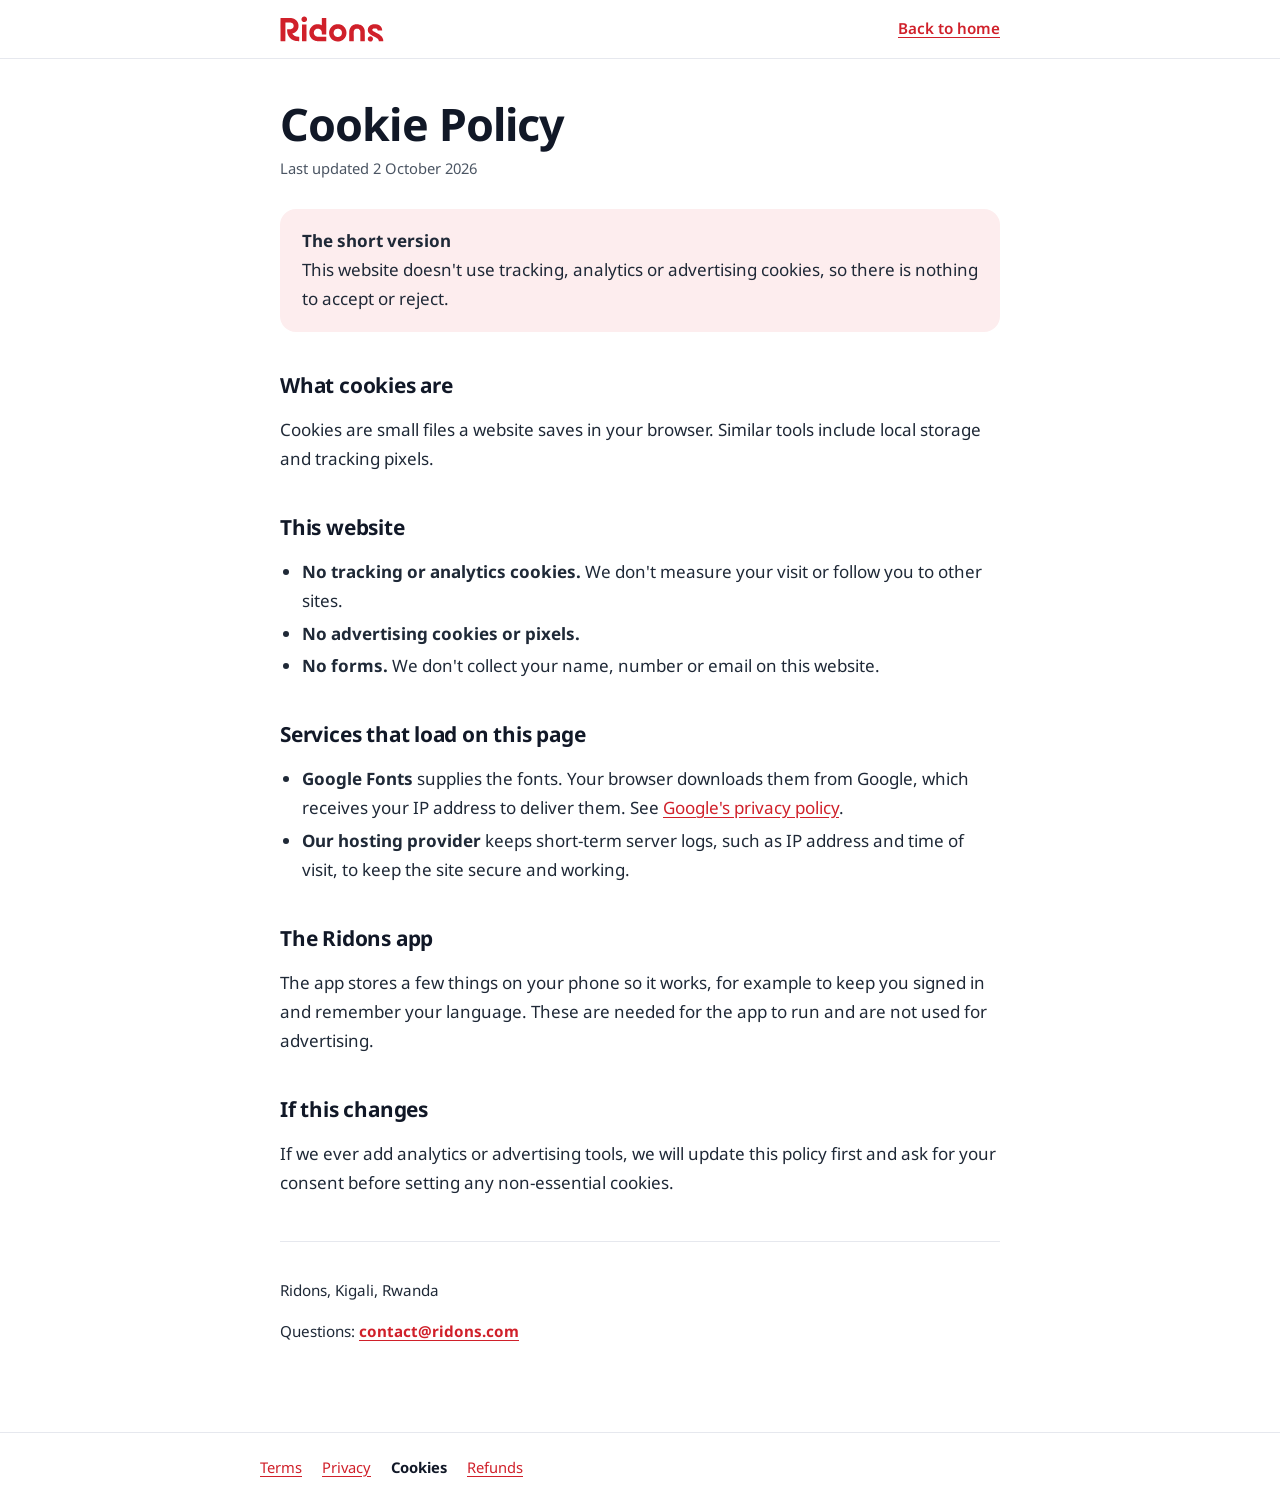
<file: ridons-website/cookies.html>
<!doctype html>
<html lang="en">
<head>
<meta charset="utf-8">
<meta name="viewport" content="width=device-width, initial-scale=1, viewport-fit=cover">
<title>Cookie Policy · Ridons</title>
<meta name="description" content="Ridons uses no tracking, analytics or advertising cookies on its website.">
<link rel="preconnect" href="https://fonts.googleapis.com">
<link rel="preconnect" href="https://fonts.gstatic.com" crossorigin>
<link rel="stylesheet" href="https://fonts.googleapis.com/css2?family=Noto+Sans:wght@400;600;700;800&display=swap">
<link rel="stylesheet" href="legal.css">
<link rel="icon" type="image/svg+xml" href="data:image/svg+xml,%3Csvg xmlns=%22http://www.w3.org/2000/svg%22 viewBox=%220 0 1152 1152%22%3E%3Crect width=%221152%22 height=%221152%22 rx=%22230%22 fill=%22%23fff%22/%3E%3Cpath transform=%22translate%28244 164%29%22 fill=%22%23D0202A%22 fill-rule=%22evenodd%22 d=%22M19 806C17 805 15 803 14 802C13 800 13 720 13 409L13 20L15 18C17 16 27 16 183 16C354 16 355 16 371 20C375 21 383 22 388 23C393 24 401 25 405 25C410 26 415 27 418 28C420 30 426 31 430 32C434 33 439 35 442 36C444 38 449 39 452 40C456 41 461 42 464 44C467 45 471 47 473 48C475 49 478 50 480 52C481 53 485 55 488 56C490 57 493 59 494 60C496 61 499 63 501 64C504 65 508 67 509 68C511 70 514 71 515 71C516 72 519 74 521 76C523 78 527 81 529 83C532 85 538 91 544 96C550 102 556 106 556 106C556 106 558 108 560 111C567 121 569 124 573 128C575 131 578 135 580 138C582 140 584 143 584 143C584 143 586 146 588 148C589 150 592 154 592 157C593 159 594 162 596 164C597 166 599 170 600 173C601 176 602 181 604 183C606 185 608 190 608 193C609 197 611 200 612 201C613 204 615 210 616 222C617 226 618 235 620 242L623 252L623 284C623 316 623 317 621 328C619 334 617 344 617 350C616 357 614 362 612 367C610 371 609 376 608 379C607 382 606 387 605 389C603 391 602 396 601 399C600 402 598 405 596 407C595 408 593 412 592 414C591 417 589 421 588 422C586 424 585 427 584 429C583 431 581 434 580 436C578 438 574 442 572 446C565 454 552 469 550 471C548 472 546 475 544 477C529 490 521 496 520 496C519 496 518 497 516 499C514 501 510 503 508 504C506 505 503 506 502 508C500 509 496 511 494 512C492 513 488 515 487 516C486 518 482 520 479 520C476 521 472 523 470 524C467 526 463 527 460 528C457 529 453 531 451 532C449 534 444 535 441 536C434 538 418 544 417 545C415 548 416 551 419 555C421 557 424 560 425 563C426 565 428 567 428 567C428 567 430 569 432 572C436 579 462 605 469 608C470 609 472 611 474 613C476 614 479 616 479 616C480 616 483 618 485 619C488 621 491 623 494 624C496 625 499 627 502 628C504 630 508 631 510 632C513 633 518 635 521 636C524 638 529 639 532 640C536 641 543 642 548 644C555 646 562 648 574 649C582 649 592 650 596 651C599 652 611 652 623 652C643 652 644 652 646 654C647 656 648 659 648 730C648 797 647 803 646 805C643 807 599 807 578 804C569 803 555 801 547 800C538 800 527 798 522 796C517 795 510 793 505 792C500 792 494 790 490 788C487 787 481 785 478 784C474 784 469 782 466 780C464 779 459 777 455 776C451 775 446 773 444 772C442 770 438 768 435 768C433 767 429 765 429 764C428 763 424 761 422 760C419 759 415 758 413 756C411 755 408 753 405 751C402 750 400 749 400 748C400 747 397 746 394 744C391 742 388 741 388 740C387 739 385 738 383 737C381 736 378 734 376 732C374 730 370 726 366 724C348 709 331 693 316 673C313 670 309 665 308 664C306 662 304 659 303 657C302 655 301 653 300 652C299 652 298 650 297 647C295 645 293 642 292 641C292 640 289 637 288 634C286 630 284 627 283 626C283 625 281 622 280 619C279 616 277 612 275 611C274 609 273 606 272 604C271 602 269 597 267 593C266 590 264 586 264 584C264 583 262 579 261 575C259 572 257 566 256 562C255 558 254 553 252 549C250 545 249 538 248 532C247 526 245 517 243 512C242 506 241 499 240 488C239 479 239 466 238 458C236 424 237 405 241 402C242 402 258 402 277 402C328 402 357 400 367 396C370 394 376 393 379 392C385 391 388 390 392 387C393 386 396 385 398 384C400 383 403 382 405 381C406 379 409 377 411 377C415 374 418 372 429 361C438 351 446 340 448 334C449 331 450 328 452 326C454 323 455 319 456 309C459 285 458 257 452 246C450 242 448 237 448 235C447 233 445 228 443 226C437 218 426 205 422 202C420 201 417 198 416 197C414 195 411 193 408 192C406 191 402 189 401 188C399 186 395 184 392 183C389 182 385 181 383 180C381 179 369 176 357 173L336 169L258 169C182 169 181 169 179 171C177 173 177 174 177 487C177 785 177 802 175 804L174 806L98 806C49 806 21 806 19 806Z%22/%3E%3C/svg%3E">
</head>
<body>
<a class="skip" href="#main">Skip to content</a>
<header><div class="bar"><a class="logo" href="index.html" aria-label="Ridons home"><svg class="logo-svg" viewBox="0 0 3192 800" role="img" aria-label="Ridons"><path fill="currentColor" fill-rule="evenodd" d="M1748 784C1739 783 1731 782 1724 779C1720 778 1713 777 1709 776C1700 776 1695 774 1692 772C1690 771 1686 769 1683 768C1680 768 1676 766 1674 765C1672 763 1667 761 1663 760C1660 759 1655 757 1654 756C1652 755 1649 753 1647 752C1645 752 1642 750 1641 749C1640 747 1637 745 1634 744C1632 743 1630 741 1629 740C1628 740 1626 738 1623 737C1621 735 1618 733 1616 732C1615 731 1613 729 1611 728C1607 726 1568 687 1568 685C1568 685 1567 683 1565 681C1563 679 1561 676 1560 673C1555 665 1551 660 1548 656C1546 654 1544 650 1544 648C1543 646 1541 643 1540 641C1539 639 1537 635 1536 632C1535 629 1533 624 1531 620C1530 617 1528 613 1528 612C1528 611 1526 607 1525 604C1522 599 1521 595 1521 591C1519 580 1518 573 1515 564C1513 556 1513 555 1512 523C1512 489 1512 484 1516 469C1518 465 1519 457 1520 451C1521 444 1522 440 1524 436C1526 432 1527 428 1528 425C1529 423 1531 418 1533 414C1534 411 1536 407 1536 406C1536 404 1546 385 1548 383C1548 382 1550 380 1552 377C1554 372 1560 364 1563 359C1565 358 1567 354 1568 352C1570 349 1579 340 1589 330C1607 312 1612 307 1618 305C1620 304 1623 301 1625 299C1627 298 1630 296 1630 296C1631 296 1633 295 1635 293C1637 292 1641 289 1644 288C1646 286 1650 284 1652 283C1653 281 1657 280 1659 280C1661 279 1665 278 1667 276C1669 275 1674 273 1676 272C1679 271 1684 270 1687 268C1690 266 1695 264 1700 263C1705 263 1712 261 1717 260C1721 258 1727 257 1731 257C1734 256 1741 255 1746 254C1758 252 1798 252 1811 254C1816 255 1824 256 1829 257C1833 258 1839 259 1841 260C1843 260 1850 262 1855 263C1862 264 1867 266 1870 268C1873 270 1878 271 1880 272C1883 273 1888 275 1890 276C1893 278 1897 279 1900 280C1903 281 1906 282 1908 283C1909 285 1912 287 1914 287C1916 288 1919 291 1921 293C1923 294 1926 296 1926 296C1927 296 1929 297 1931 299C1933 300 1936 303 1938 303C1943 306 1947 310 1969 331C1981 343 1990 354 1993 357C1994 360 1997 364 1998 365C1999 367 2001 370 2002 371C2003 373 2005 377 2007 379C2009 381 2011 385 2012 387C2014 389 2016 393 2016 396C2017 399 2019 403 2020 405C2022 406 2023 410 2024 413C2025 416 2026 420 2027 422C2030 425 2034 437 2038 452C2038 455 2039 462 2040 467C2041 472 2042 480 2043 484C2045 491 2045 494 2045 519C2045 544 2045 547 2043 554C2042 557 2041 565 2040 570C2039 576 2038 584 2036 588C2035 593 2033 599 2033 603C2032 607 2030 612 2028 614C2026 617 2025 622 2024 624C2023 626 2022 630 2020 633C2019 635 2017 639 2016 642C2016 645 2014 648 2013 650C2011 651 2009 654 2008 656C2005 661 2000 669 1997 674C1995 675 1993 678 1992 680C1990 686 1985 690 1966 709C1949 726 1946 729 1935 736C1932 737 1929 740 1927 741C1925 743 1923 744 1923 744C1923 744 1921 745 1918 747C1916 749 1912 751 1910 752C1908 753 1904 755 1903 756C1901 757 1897 759 1894 760C1890 761 1886 763 1884 764C1883 765 1879 767 1875 768C1871 769 1866 771 1865 772C1863 773 1860 775 1857 775C1854 776 1848 777 1844 777C1839 778 1831 780 1826 782C1816 784 1815 784 1784 785C1766 785 1750 785 1748 784ZM2762 784C2759 784 2754 782 2751 780C2748 779 2744 777 2741 776C2736 774 2714 753 2712 747C2711 745 2709 741 2708 739C2703 730 2701 708 2703 689C2705 681 2706 678 2710 670C2712 665 2716 659 2717 657C2722 651 2733 640 2734 640C2735 640 2737 639 2740 637C2743 635 2749 632 2756 629C2773 624 2785 624 2797 627C2802 629 2808 631 2812 632C2815 633 2819 635 2820 636C2822 637 2824 639 2826 640C2832 642 2848 659 2848 661C2848 662 2850 665 2851 667C2854 671 2856 676 2858 686C2862 702 2863 710 2860 719C2860 722 2858 728 2857 732C2856 737 2854 742 2853 744C2851 745 2849 748 2848 750C2845 757 2831 770 2823 775C2813 780 2805 783 2798 784C2789 785 2770 785 2762 784ZM20 775C19 775 18 774 17 773C16 772 16 700 16 419C16 111 16 66 17 63C18 62 20 60 20 60C21 60 89 60 172 60C281 61 323 61 326 62C329 62 337 63 343 64C349 65 359 66 364 67C368 68 377 70 382 71C386 72 393 74 397 76C401 78 406 79 410 80C413 81 418 82 420 84C423 85 427 87 430 88C433 88 436 90 438 92C440 94 444 95 446 96C448 97 451 99 453 100C455 102 458 103 460 104C462 104 465 106 468 108C470 110 473 112 474 112C474 112 477 114 479 116C481 118 485 122 488 124C491 126 495 130 497 132C499 134 503 138 506 140C509 143 513 147 514 149C516 151 519 155 521 157C523 160 526 164 527 166C529 169 532 173 534 176C541 186 543 189 544 194C545 197 547 201 548 203C550 205 551 209 552 211C553 214 555 218 556 221C558 225 559 228 560 234C561 238 562 246 564 252C566 258 567 266 568 271C569 282 569 323 568 337C566 352 559 382 556 388C555 389 553 394 552 398C551 402 550 406 548 408C547 410 545 413 544 415C544 417 542 421 540 423C539 424 537 428 536 430C534 435 529 442 524 448C513 460 511 463 511 464C511 465 498 476 488 485C486 487 482 490 481 492C479 493 476 496 473 497C471 498 469 499 468 500C468 501 465 502 463 504C460 505 457 507 456 508C455 509 452 510 449 512C446 513 443 515 441 516C440 517 436 519 432 520C428 521 423 523 421 525C419 526 415 527 413 528C410 529 406 530 403 531C399 534 396 535 387 536C381 538 381 544 387 551C388 553 391 556 392 558C398 567 402 572 410 580C419 589 422 591 434 599C436 601 439 603 440 604C441 605 443 607 446 608C448 609 452 611 454 612C456 614 460 615 462 616C464 617 469 619 473 621C477 622 481 624 483 624C484 624 490 626 495 627C503 630 509 631 521 633C530 633 539 635 542 635C545 636 557 636 568 636C590 637 590 637 592 643C592 645 592 675 592 710C592 760 591 773 590 774C588 777 531 776 512 773C508 772 500 771 495 770C490 769 482 768 478 767C473 767 467 765 463 764C460 762 454 761 450 760C447 759 441 758 437 756C433 754 428 753 426 752C424 751 419 750 416 748C413 746 409 745 406 744C404 743 399 741 397 739C394 738 391 736 390 736C389 736 387 735 385 733C383 732 379 730 376 728C373 727 369 725 368 724C367 722 364 721 362 720C356 716 349 712 344 707C341 705 337 701 335 700C316 684 284 650 279 640C278 638 277 636 276 635C275 635 274 633 273 630C271 628 269 625 268 624C267 623 266 620 264 617C263 614 261 610 260 609C258 607 257 603 256 601C255 598 253 595 252 593C250 591 249 588 248 585C247 582 245 577 244 574C242 572 241 567 240 564C239 561 238 556 236 553C235 550 233 543 231 536C230 530 228 522 227 518C226 514 225 505 224 499C223 493 222 480 221 471C220 460 219 448 219 435C219 415 219 415 221 412L224 410L272 409C322 408 330 408 339 404C341 402 347 401 350 400C355 399 358 398 360 396C362 395 365 393 368 392C370 391 374 389 376 388C387 379 398 369 399 367C400 365 402 363 404 361C405 359 407 356 408 354C409 351 411 348 412 345C414 342 415 339 416 334C417 330 418 324 419 321C420 314 421 294 419 289C418 287 417 281 416 276C415 269 414 265 412 263C411 261 409 257 408 255C408 253 405 249 403 247C402 245 400 243 400 242C400 241 385 226 381 224C379 223 376 221 375 220C374 218 370 217 368 216C365 215 362 213 360 212C358 210 354 209 350 208C346 207 341 206 338 204C328 200 321 200 244 199C175 199 171 199 169 201L167 202L167 487C167 765 167 771 165 773L163 776L92 776C53 776 21 776 20 775ZM682 775C677 774 677 793 677 519L677 267L679 265C681 264 684 263 747 263L812 263L814 265C816 267 816 281 816 520C816 769 816 772 814 774C812 776 810 776 748 776C713 776 683 776 682 775ZM1146 775C1134 774 1129 774 1125 772C1122 771 1116 770 1111 769C1107 768 1100 767 1096 767C1093 766 1086 764 1083 763C1079 761 1075 760 1075 760C1074 760 1070 758 1067 757C1063 755 1058 752 1055 752C1052 751 1048 749 1046 748C1045 747 1041 745 1038 744C1035 743 1031 741 1030 740C1029 739 1026 737 1024 735C1021 734 1019 732 1018 732C1017 731 1015 729 1013 728C1010 727 1008 725 1008 724C1007 724 1005 722 1002 721C999 719 991 712 980 700C963 684 955 674 951 666C950 665 948 663 947 662C947 661 945 659 943 656C942 653 940 651 939 650C939 649 937 646 935 644C934 641 932 637 931 636C930 635 929 632 928 629C927 626 926 622 924 620C923 618 921 613 920 609C919 606 917 602 916 600C913 596 913 595 911 584C911 579 909 572 908 568C907 565 906 559 905 556C903 546 902 516 903 496C904 476 905 469 908 458C909 454 911 446 912 441C912 435 914 431 916 427C917 424 919 419 920 416C921 414 922 409 924 406C926 404 927 399 928 396C929 393 930 390 931 388C933 387 935 383 936 380C938 378 940 375 940 374C941 373 943 370 945 368C946 365 947 363 948 363C949 362 950 360 951 358C954 352 963 341 981 323C991 313 998 306 1001 305C1003 304 1007 301 1009 300C1011 298 1014 296 1016 295C1017 294 1020 292 1022 291C1023 290 1026 288 1028 287C1029 286 1032 284 1034 283C1036 281 1039 280 1041 280C1043 279 1047 278 1049 276C1051 274 1056 273 1059 272C1062 271 1066 269 1068 268C1071 266 1074 265 1080 264C1084 263 1091 261 1096 260C1101 258 1109 257 1114 256C1118 255 1124 254 1126 254C1129 254 1138 253 1148 252C1161 252 1167 252 1176 253C1182 254 1191 255 1198 256C1209 257 1212 258 1219 261C1221 262 1227 263 1230 264C1234 265 1240 266 1243 268C1245 270 1250 271 1252 272C1255 273 1259 274 1261 276C1263 278 1267 279 1270 280C1272 281 1275 282 1278 284C1282 287 1284 288 1286 286C1287 285 1287 259 1287 175C1287 79 1287 66 1289 63C1289 61 1291 60 1292 60C1314 60 1420 60 1421 61C1422 61 1423 63 1424 64C1425 66 1425 142 1425 317C1425 583 1425 571 1421 572C1418 573 1293 573 1291 572C1287 570 1287 566 1287 531C1286 502 1286 496 1285 492C1284 490 1282 484 1281 478C1280 473 1278 466 1276 464C1275 461 1273 457 1272 455C1271 453 1270 449 1268 448C1267 446 1264 442 1263 440C1260 435 1241 416 1239 416C1239 416 1236 414 1234 412C1231 410 1228 408 1228 408C1227 408 1224 407 1222 405C1219 403 1214 401 1210 399C1206 398 1200 396 1197 395C1184 390 1143 390 1130 395C1127 396 1121 398 1117 400C1112 401 1108 403 1107 404C1106 405 1103 407 1100 408C1097 409 1093 412 1090 414C1084 417 1066 435 1064 440C1063 443 1061 446 1059 447C1058 448 1056 451 1056 454C1055 456 1053 459 1052 461C1051 462 1050 465 1049 467C1048 470 1046 477 1044 484C1041 497 1041 498 1041 514C1041 530 1041 531 1044 542C1046 549 1048 556 1048 558C1049 560 1050 563 1052 565C1053 567 1055 571 1056 573C1057 575 1058 579 1060 580C1061 582 1063 585 1064 587C1066 592 1088 612 1093 615C1096 616 1099 619 1101 620C1103 622 1107 623 1109 624C1111 625 1116 626 1119 628C1122 630 1126 631 1131 632C1135 632 1141 634 1145 635C1151 636 1162 636 1286 637C1360 637 1421 637 1421 637C1422 637 1423 638 1423 640C1426 644 1426 771 1424 774C1422 775 1420 776 1292 776C1220 776 1155 775 1146 775ZM2136 775C2135 775 2132 774 2132 773C2130 771 2130 759 2130 617C2131 464 2131 463 2133 456C2134 452 2135 445 2136 439C2137 428 2138 422 2141 416C2142 414 2143 409 2144 407C2145 405 2146 400 2148 397C2150 395 2151 390 2152 387C2153 385 2154 381 2155 379C2157 377 2159 373 2160 371C2161 369 2163 365 2165 363C2167 360 2168 358 2168 358C2168 357 2169 355 2171 352C2173 350 2176 347 2177 345C2180 338 2185 334 2199 319C2212 306 2221 299 2228 295C2230 295 2233 292 2235 291C2237 289 2239 288 2240 288C2240 288 2242 287 2244 285C2248 282 2253 279 2255 279C2256 279 2258 278 2260 276C2262 275 2267 273 2271 272C2274 271 2280 269 2283 267C2287 265 2290 264 2291 264C2292 264 2297 263 2303 261C2309 259 2317 257 2321 257C2325 256 2333 255 2339 254C2346 253 2356 253 2371 253C2392 253 2395 253 2424 258C2436 260 2456 265 2461 268C2463 270 2468 271 2470 272C2477 273 2494 282 2498 285C2500 287 2502 288 2502 288C2503 288 2505 289 2507 291C2509 292 2512 295 2514 296C2517 297 2521 300 2523 302C2529 306 2560 337 2560 338C2560 339 2561 340 2563 342C2565 344 2567 347 2568 350C2572 357 2576 363 2580 367C2582 369 2583 373 2584 375C2585 378 2586 382 2588 384C2590 387 2592 392 2592 395C2593 399 2595 403 2596 405C2598 407 2599 411 2601 418C2601 423 2603 431 2605 436C2609 452 2609 453 2610 617L2610 772L2608 774C2606 775 2604 776 2541 776C2485 776 2476 776 2474 774L2472 773L2472 629C2472 530 2472 482 2471 476C2470 471 2469 463 2467 459C2466 455 2464 450 2464 448C2463 446 2462 443 2460 441C2459 440 2457 437 2457 435C2453 427 2439 412 2430 408C2428 406 2425 404 2424 403C2423 402 2420 401 2417 400C2414 399 2409 398 2407 396C2400 393 2391 392 2371 392C2352 392 2342 393 2335 396C2333 398 2328 399 2326 400C2323 401 2319 402 2317 404C2315 406 2312 407 2310 408C2306 410 2290 426 2287 430C2286 432 2285 435 2283 436C2282 438 2281 441 2280 443C2279 445 2278 450 2276 453C2270 464 2270 469 2270 629L2270 772L2268 774C2266 775 2263 776 2203 776C2168 776 2138 776 2136 775ZM3042 774C3041 773 3040 772 3040 768C3040 763 3038 754 3036 750C3035 748 3033 744 3032 740C3032 736 3030 732 3028 731C3027 729 3025 726 3024 724C3019 714 2997 691 2988 687C2986 686 2985 685 2985 685C2985 684 2983 682 2971 675C2969 673 2966 671 2963 669C2960 667 2956 664 2954 664C2952 663 2948 661 2946 659C2943 658 2940 656 2938 656C2937 655 2934 654 2932 652C2930 651 2927 649 2924 648C2921 647 2918 645 2916 644C2915 643 2912 641 2909 640C2906 639 2903 637 2901 636C2899 634 2895 633 2892 632C2890 631 2886 629 2886 628C2885 627 2881 625 2878 624C2874 623 2870 621 2870 620C2869 619 2865 617 2862 616C2858 615 2854 613 2853 612C2853 611 2849 609 2847 608C2844 607 2840 606 2838 604C2836 603 2833 601 2831 600C2829 599 2826 598 2825 596C2824 595 2820 593 2818 592C2816 591 2812 589 2810 588C2809 586 2806 585 2804 584C2802 583 2798 581 2796 579C2794 577 2792 576 2792 576C2791 576 2788 574 2785 572C2783 570 2778 566 2776 564C2762 553 2740 533 2736 526C2735 524 2733 522 2732 520C2725 512 2721 505 2720 502C2719 499 2718 496 2716 494C2715 491 2712 487 2711 483C2710 479 2708 474 2708 472C2707 470 2705 462 2704 455C2700 430 2702 398 2708 382C2709 378 2711 373 2711 371C2712 369 2714 365 2715 362C2717 359 2720 354 2721 352C2721 349 2723 347 2724 346C2724 345 2726 343 2727 342C2728 340 2730 337 2732 334C2734 332 2738 328 2740 324C2746 317 2749 314 2756 308C2763 303 2771 296 2776 292C2778 290 2781 288 2783 288C2785 287 2788 286 2790 284C2792 283 2795 281 2798 280C2801 279 2804 277 2806 276C2808 274 2812 273 2816 272C2819 271 2824 269 2827 268C2830 266 2835 265 2838 264C2842 263 2847 262 2850 260C2853 259 2860 258 2866 257C2872 256 2882 255 2888 254C2905 252 2937 252 2955 254C2962 255 2973 257 2979 258C2984 258 2990 260 2992 260C2993 261 2998 263 3003 264C3008 265 3013 267 3014 268C3016 269 3021 271 3025 272C3029 273 3033 274 3035 276C3036 277 3040 279 3043 280C3045 281 3048 283 3050 284C3051 285 3054 287 3056 288C3062 290 3064 292 3072 299C3075 301 3080 306 3083 308C3094 317 3097 320 3102 326C3104 330 3107 333 3108 334C3109 336 3111 338 3112 340C3113 341 3114 344 3116 345C3119 348 3125 361 3128 369C3129 372 3131 376 3133 378C3134 381 3136 385 3137 390C3137 394 3139 400 3140 404C3143 413 3144 419 3145 433C3145 444 3145 445 3143 447L3141 449L3076 449C3025 449 3011 449 3010 448C3009 447 3007 443 3006 439C3002 422 2993 408 2983 401C2980 399 2977 397 2976 396C2974 394 2971 392 2968 391C2965 391 2961 389 2959 388C2957 387 2949 385 2942 383C2930 381 2927 381 2913 381C2896 382 2879 384 2874 387C2873 388 2869 390 2865 392C2853 398 2850 401 2842 415C2841 418 2840 421 2840 426C2840 433 2841 434 2848 446C2851 453 2868 468 2876 472C2878 473 2881 475 2883 476C2885 478 2889 479 2891 480C2894 481 2897 483 2899 484C2900 485 2903 487 2906 488C2909 489 2912 491 2914 492C2916 494 2920 495 2923 496C2925 497 2929 499 2930 500C2930 501 2934 503 2937 504C2940 505 2943 507 2944 508C2946 509 2949 511 2952 512C2954 513 2958 515 2960 516C2962 518 2965 519 2967 520C2969 521 2973 522 2975 524C2977 525 2980 527 2983 528C2985 529 2989 531 2991 533C2994 534 2997 536 2998 536C2999 536 3002 538 3005 540C3007 541 3011 543 3013 544C3015 545 3018 546 3020 547C3021 549 3025 551 3028 552C3030 553 3034 555 3037 557C3039 559 3042 560 3043 560C3043 560 3046 562 3048 564C3051 566 3054 568 3056 569C3061 572 3068 578 3070 580C3072 581 3074 583 3076 584C3093 596 3117 619 3128 634C3130 635 3131 638 3133 639C3138 644 3142 651 3144 656C3146 658 3147 661 3148 661C3149 662 3150 664 3151 667C3153 670 3155 673 3156 675C3158 677 3159 681 3160 684C3161 687 3162 691 3163 693C3166 697 3171 713 3174 725C3175 733 3178 756 3178 765L3178 773L3175 775C3169 777 3045 777 3042 774ZM1802 645C1805 644 1813 642 1818 641C1822 640 1828 638 1831 636C1833 635 1837 633 1840 632C1843 631 1847 629 1848 628C1849 627 1851 625 1853 624C1858 621 1876 604 1881 598C1882 595 1885 591 1886 589C1892 581 1894 576 1896 571C1897 567 1899 562 1900 560C1902 556 1903 551 1904 540C1906 522 1906 515 1904 497C1903 486 1902 482 1900 476C1898 472 1896 467 1896 465C1895 463 1894 460 1893 458C1891 457 1889 453 1888 450C1886 448 1884 445 1884 444C1883 443 1881 441 1880 439C1878 434 1861 418 1855 415C1853 414 1851 412 1850 412C1849 411 1846 409 1843 407C1839 405 1835 403 1834 403C1832 401 1821 398 1810 394C1793 389 1754 391 1739 397C1735 399 1731 400 1729 400C1727 401 1724 402 1722 403C1720 404 1716 407 1713 408C1710 409 1707 411 1706 412C1705 413 1703 415 1701 416C1697 418 1681 433 1676 440C1670 448 1664 458 1663 461C1663 463 1662 467 1660 469C1658 472 1657 476 1656 482C1655 487 1653 494 1652 498C1649 508 1649 530 1652 539C1653 543 1655 549 1655 554C1656 560 1658 565 1660 569C1662 573 1664 577 1664 578C1664 579 1666 582 1667 584C1669 587 1672 590 1673 592C1677 601 1696 620 1706 625C1708 626 1710 628 1711 629C1712 630 1715 631 1717 632C1720 633 1723 634 1725 636C1727 637 1734 639 1740 641C1746 643 1754 645 1756 645C1764 648 1793 647 1802 645ZM738 187C738 187 732 186 726 185C718 184 712 182 710 181C709 180 705 178 703 177C693 172 675 154 672 145C671 143 669 139 668 137C665 134 663 122 661 106C661 98 664 72 667 69C668 67 670 64 671 61C673 57 675 53 677 51C682 44 693 34 698 32C700 31 703 29 704 27C706 26 709 25 711 24C714 23 719 22 723 20C730 18 732 18 746 18C761 18 763 18 768 20C772 21 777 23 781 24C784 25 788 27 789 28C791 29 793 31 795 32C799 34 814 47 816 52C817 53 819 56 820 58C822 60 823 63 824 64C824 66 826 70 827 74C831 83 832 94 832 108C831 116 830 121 829 126C828 129 826 134 825 138C824 141 821 145 819 148C818 150 816 153 816 154C816 155 805 166 798 171C795 174 791 176 789 177C787 178 785 179 784 180C781 182 778 183 765 186C753 188 741 189 738 187Z"/></svg></a><a class="back" href="index.html">Back to home</a></div></header>
<main id="main">
<h1>Cookie Policy</h1>
<p class="updated">Last updated 2 October 2026</p>
<!-- LEGAL REVIEW NEEDED before launch. If analytics or ads are ever added, a consent banner must be added first. -->
<div class="summary">
  <p><b>The short version</b></p>
  <p>This website doesn't use tracking, analytics or advertising cookies, so there is nothing to accept or reject.</p>
</div>

<h2>What cookies are</h2>
<p>Cookies are small files a website saves in your browser. Similar tools include local storage and tracking pixels.</p>

<h2>This website</h2>
<ul>
  <li><b>No tracking or analytics cookies.</b> We don't measure your visit or follow you to other sites.</li>
  <li><b>No advertising cookies or pixels.</b></li>
  <li><b>No forms.</b> We don't collect your name, number or email on this website.</li>
</ul>

<h2>Services that load on this page</h2>
<ul>
  <li><b>Google Fonts</b> supplies the fonts. Your browser downloads them from Google, which receives your IP address to deliver them. See <a href="https://policies.google.com/privacy" target="_blank" rel="noopener">Google's privacy policy</a>.</li>
  <li><b>Our hosting provider</b> keeps short-term server logs, such as IP address and time of visit, to keep the site secure and working.</li>
</ul>

<h2>The Ridons app</h2>
<p>The app stores a few things on your phone so it works, for example to keep you signed in and remember your language. These are needed for the app to run and are not used for advertising.</p>

<h2>If this changes</h2>
<p>If we ever add analytics or advertising tools, we will update this policy first and ask for your consent before setting any non-essential cookies.</p>
<div class="contact">
  <p><span data-biz="legal_name">Ridons</span>, Kigali, Rwanda<span data-biz-line="rdb_number" hidden> · Company code (RDB): <span data-biz="rdb_number"></span></span><span data-biz-line="tin" hidden> · TIN: <span data-biz="tin"></span></span></p>
  <p>Questions: <a href="mailto:contact@ridons.com"><b>contact@ridons.com</b></a></p>
</div>
</main>
<footer><nav aria-label="Policies"><a href="terms.html">Terms</a><a href="privacy.html">Privacy</a><a href="cookies.html" aria-current="page">Cookies</a><a href="refunds.html">Refunds</a></nav></footer>
<script>
fetch('business.json').then(r => r.ok ? r.json() : null).then(biz => {
  if (!biz) return;
  document.querySelectorAll('[data-biz]').forEach(el => { const v = biz[el.dataset.biz]; if (v) el.textContent = v; });
  document.querySelectorAll('[data-biz-line]').forEach(el => { el.hidden = !biz[el.dataset.bizLine]; });
}).catch(() => {});
</script>
</body>
</html>
</file>
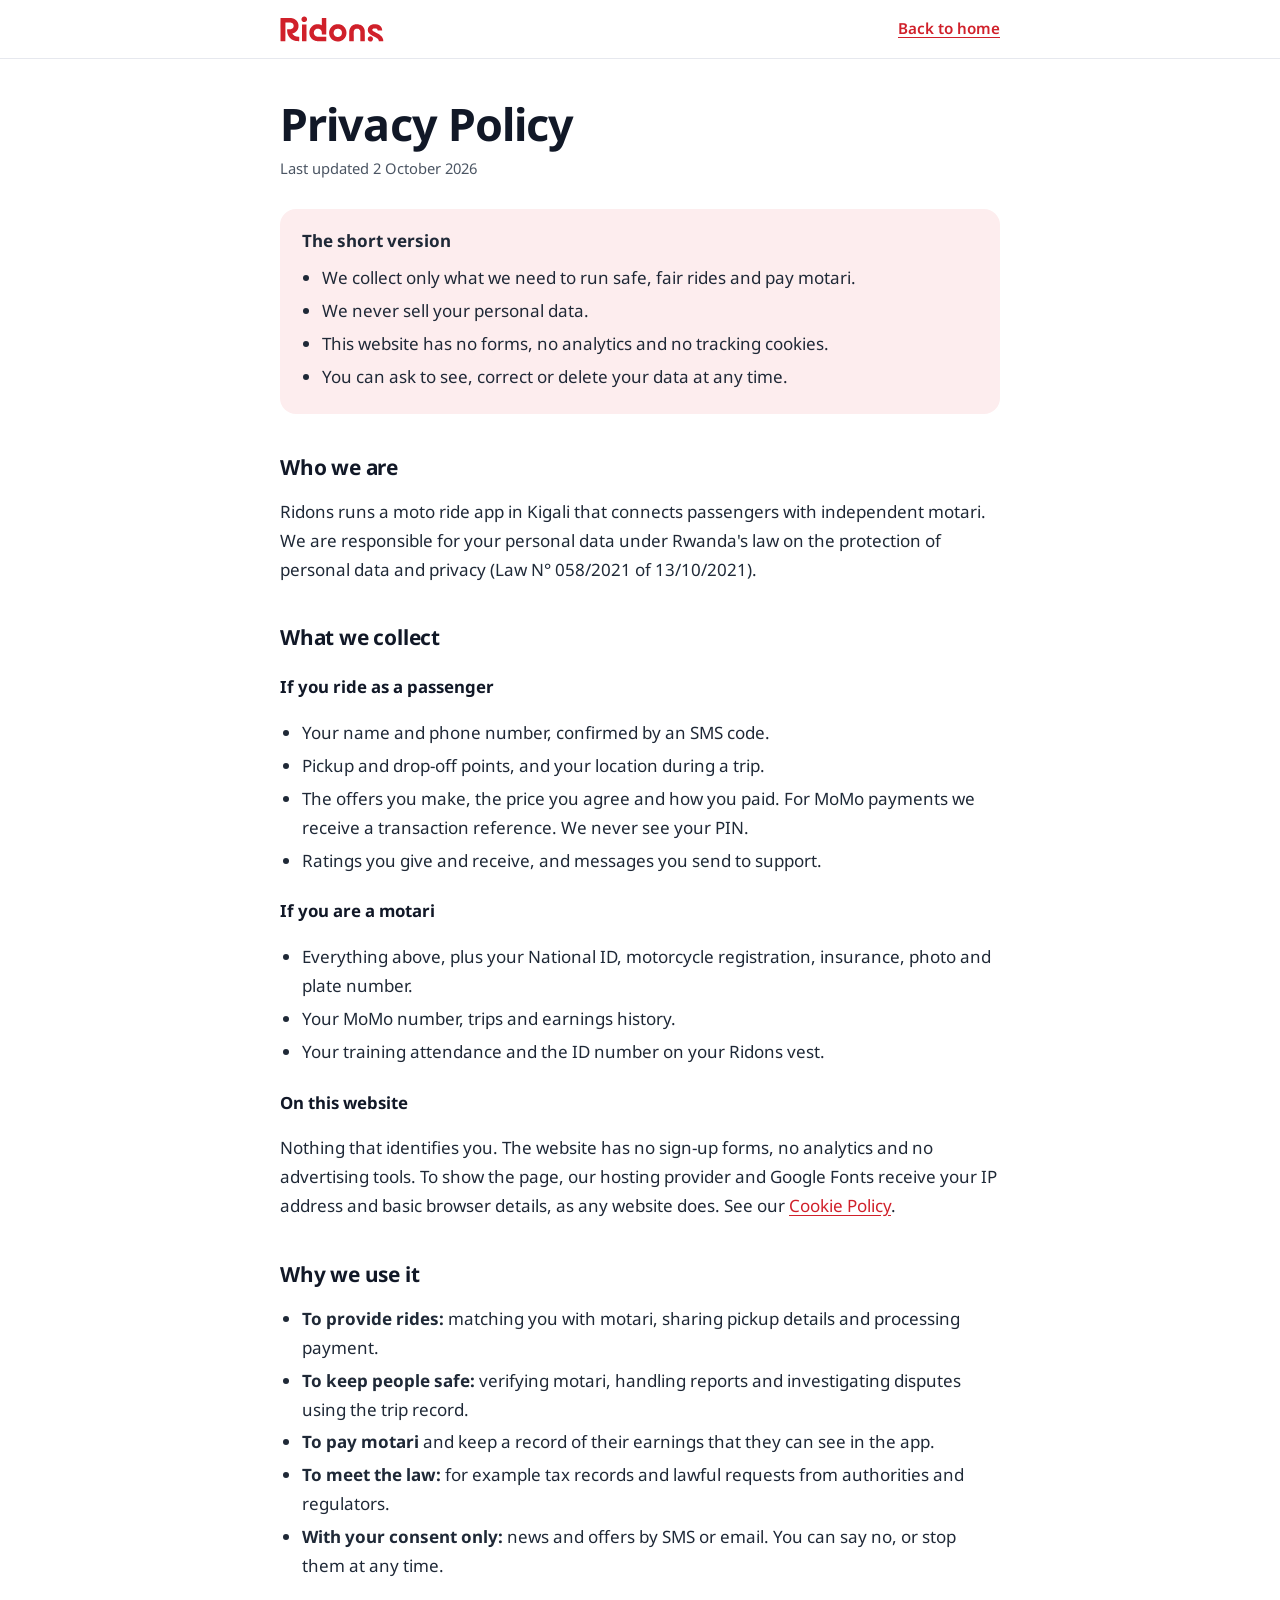
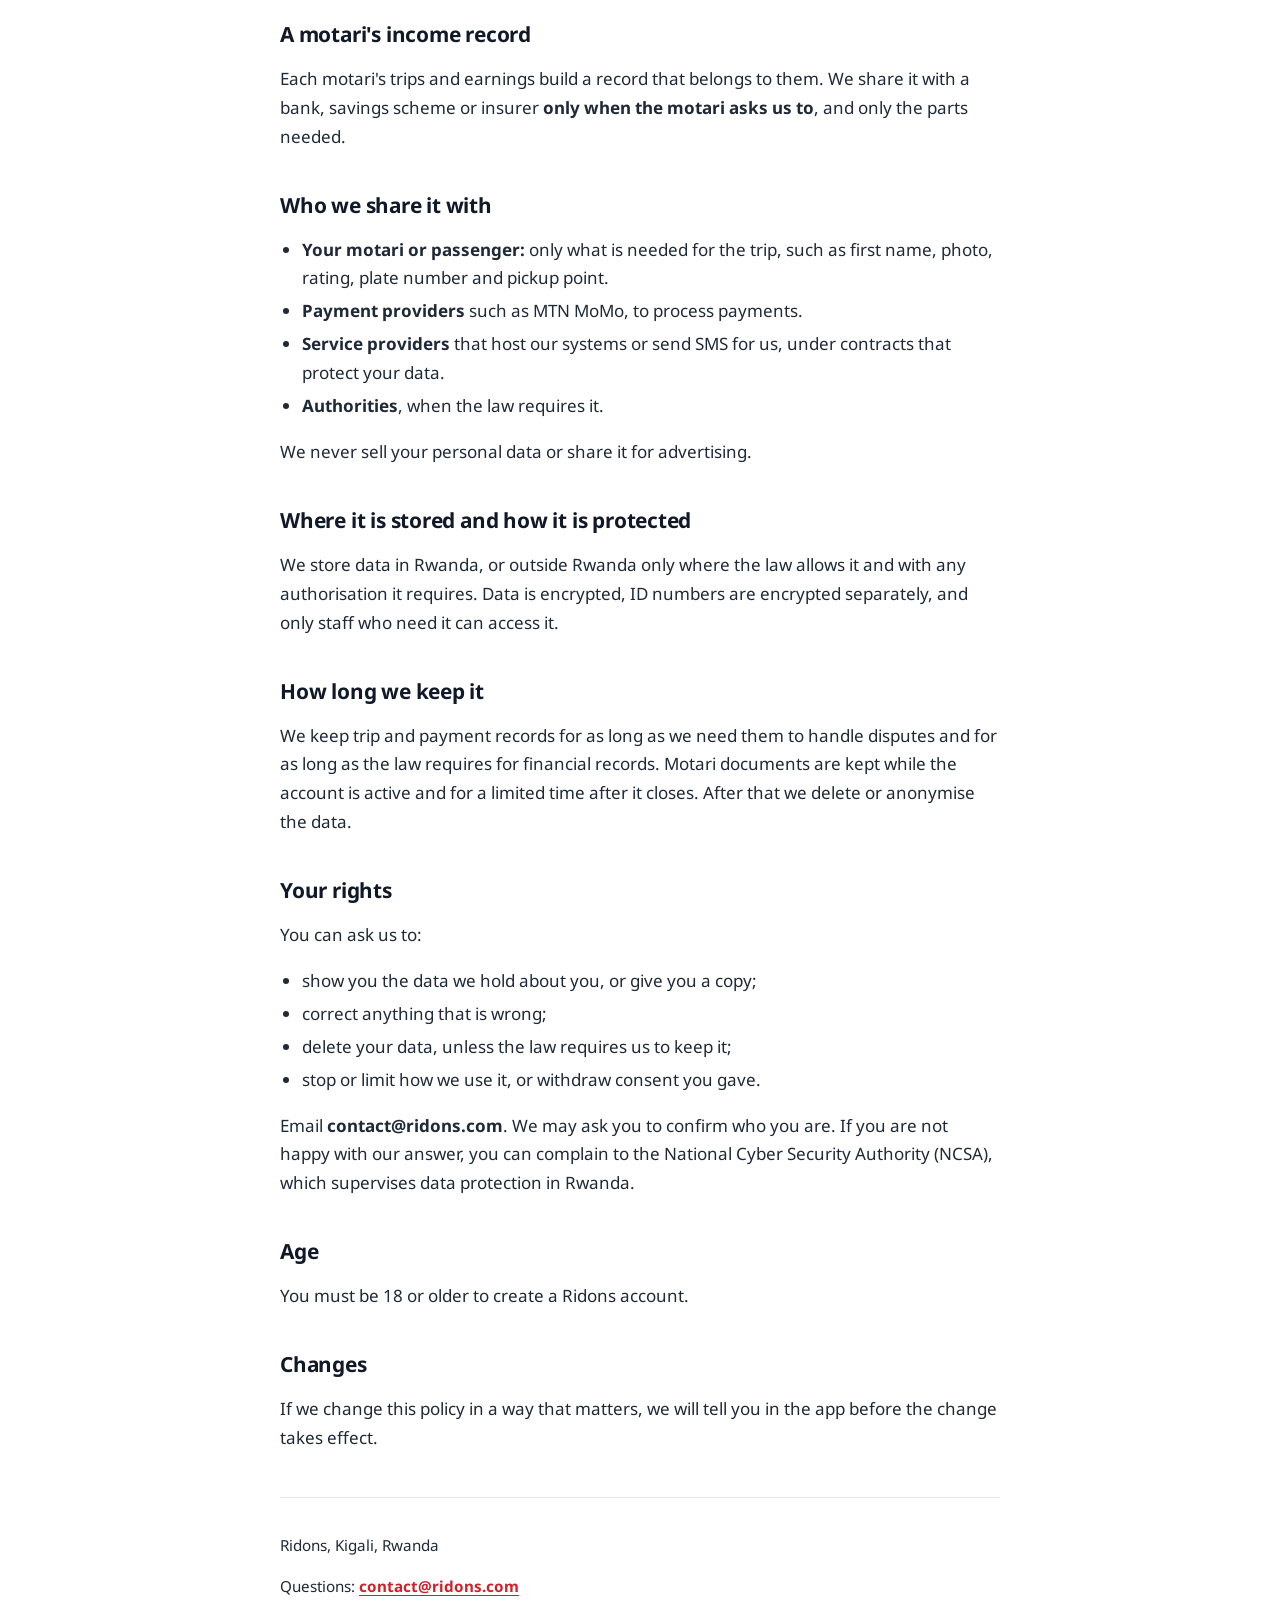
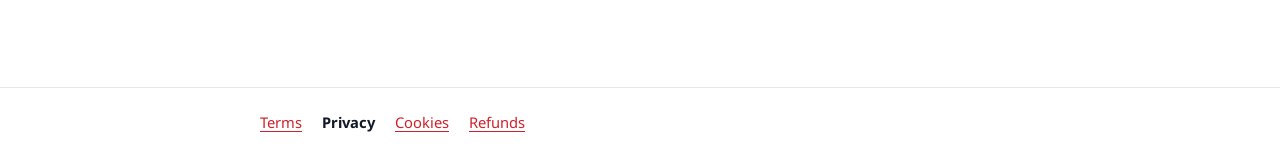
<file: ridons-website/privacy.html>
<!doctype html>
<html lang="en">
<head>
<meta charset="utf-8">
<meta name="viewport" content="width=device-width, initial-scale=1, viewport-fit=cover">
<title>Privacy Policy · Ridons</title>
<meta name="description" content="How Ridons collects, uses and protects personal data, and your rights under Rwandan law.">
<link rel="preconnect" href="https://fonts.googleapis.com">
<link rel="preconnect" href="https://fonts.gstatic.com" crossorigin>
<link rel="stylesheet" href="https://fonts.googleapis.com/css2?family=Noto+Sans:wght@400;600;700;800&display=swap">
<link rel="stylesheet" href="legal.css">
<link rel="icon" type="image/svg+xml" href="data:image/svg+xml,%3Csvg xmlns=%22http://www.w3.org/2000/svg%22 viewBox=%220 0 1152 1152%22%3E%3Crect width=%221152%22 height=%221152%22 rx=%22230%22 fill=%22%23fff%22/%3E%3Cpath transform=%22translate%28244 164%29%22 fill=%22%23D0202A%22 fill-rule=%22evenodd%22 d=%22M19 806C17 805 15 803 14 802C13 800 13 720 13 409L13 20L15 18C17 16 27 16 183 16C354 16 355 16 371 20C375 21 383 22 388 23C393 24 401 25 405 25C410 26 415 27 418 28C420 30 426 31 430 32C434 33 439 35 442 36C444 38 449 39 452 40C456 41 461 42 464 44C467 45 471 47 473 48C475 49 478 50 480 52C481 53 485 55 488 56C490 57 493 59 494 60C496 61 499 63 501 64C504 65 508 67 509 68C511 70 514 71 515 71C516 72 519 74 521 76C523 78 527 81 529 83C532 85 538 91 544 96C550 102 556 106 556 106C556 106 558 108 560 111C567 121 569 124 573 128C575 131 578 135 580 138C582 140 584 143 584 143C584 143 586 146 588 148C589 150 592 154 592 157C593 159 594 162 596 164C597 166 599 170 600 173C601 176 602 181 604 183C606 185 608 190 608 193C609 197 611 200 612 201C613 204 615 210 616 222C617 226 618 235 620 242L623 252L623 284C623 316 623 317 621 328C619 334 617 344 617 350C616 357 614 362 612 367C610 371 609 376 608 379C607 382 606 387 605 389C603 391 602 396 601 399C600 402 598 405 596 407C595 408 593 412 592 414C591 417 589 421 588 422C586 424 585 427 584 429C583 431 581 434 580 436C578 438 574 442 572 446C565 454 552 469 550 471C548 472 546 475 544 477C529 490 521 496 520 496C519 496 518 497 516 499C514 501 510 503 508 504C506 505 503 506 502 508C500 509 496 511 494 512C492 513 488 515 487 516C486 518 482 520 479 520C476 521 472 523 470 524C467 526 463 527 460 528C457 529 453 531 451 532C449 534 444 535 441 536C434 538 418 544 417 545C415 548 416 551 419 555C421 557 424 560 425 563C426 565 428 567 428 567C428 567 430 569 432 572C436 579 462 605 469 608C470 609 472 611 474 613C476 614 479 616 479 616C480 616 483 618 485 619C488 621 491 623 494 624C496 625 499 627 502 628C504 630 508 631 510 632C513 633 518 635 521 636C524 638 529 639 532 640C536 641 543 642 548 644C555 646 562 648 574 649C582 649 592 650 596 651C599 652 611 652 623 652C643 652 644 652 646 654C647 656 648 659 648 730C648 797 647 803 646 805C643 807 599 807 578 804C569 803 555 801 547 800C538 800 527 798 522 796C517 795 510 793 505 792C500 792 494 790 490 788C487 787 481 785 478 784C474 784 469 782 466 780C464 779 459 777 455 776C451 775 446 773 444 772C442 770 438 768 435 768C433 767 429 765 429 764C428 763 424 761 422 760C419 759 415 758 413 756C411 755 408 753 405 751C402 750 400 749 400 748C400 747 397 746 394 744C391 742 388 741 388 740C387 739 385 738 383 737C381 736 378 734 376 732C374 730 370 726 366 724C348 709 331 693 316 673C313 670 309 665 308 664C306 662 304 659 303 657C302 655 301 653 300 652C299 652 298 650 297 647C295 645 293 642 292 641C292 640 289 637 288 634C286 630 284 627 283 626C283 625 281 622 280 619C279 616 277 612 275 611C274 609 273 606 272 604C271 602 269 597 267 593C266 590 264 586 264 584C264 583 262 579 261 575C259 572 257 566 256 562C255 558 254 553 252 549C250 545 249 538 248 532C247 526 245 517 243 512C242 506 241 499 240 488C239 479 239 466 238 458C236 424 237 405 241 402C242 402 258 402 277 402C328 402 357 400 367 396C370 394 376 393 379 392C385 391 388 390 392 387C393 386 396 385 398 384C400 383 403 382 405 381C406 379 409 377 411 377C415 374 418 372 429 361C438 351 446 340 448 334C449 331 450 328 452 326C454 323 455 319 456 309C459 285 458 257 452 246C450 242 448 237 448 235C447 233 445 228 443 226C437 218 426 205 422 202C420 201 417 198 416 197C414 195 411 193 408 192C406 191 402 189 401 188C399 186 395 184 392 183C389 182 385 181 383 180C381 179 369 176 357 173L336 169L258 169C182 169 181 169 179 171C177 173 177 174 177 487C177 785 177 802 175 804L174 806L98 806C49 806 21 806 19 806Z%22/%3E%3C/svg%3E">
</head>
<body>
<a class="skip" href="#main">Skip to content</a>
<header><div class="bar"><a class="logo" href="index.html" aria-label="Ridons home"><svg class="logo-svg" viewBox="0 0 3192 800" role="img" aria-label="Ridons"><path fill="currentColor" fill-rule="evenodd" d="M1748 784C1739 783 1731 782 1724 779C1720 778 1713 777 1709 776C1700 776 1695 774 1692 772C1690 771 1686 769 1683 768C1680 768 1676 766 1674 765C1672 763 1667 761 1663 760C1660 759 1655 757 1654 756C1652 755 1649 753 1647 752C1645 752 1642 750 1641 749C1640 747 1637 745 1634 744C1632 743 1630 741 1629 740C1628 740 1626 738 1623 737C1621 735 1618 733 1616 732C1615 731 1613 729 1611 728C1607 726 1568 687 1568 685C1568 685 1567 683 1565 681C1563 679 1561 676 1560 673C1555 665 1551 660 1548 656C1546 654 1544 650 1544 648C1543 646 1541 643 1540 641C1539 639 1537 635 1536 632C1535 629 1533 624 1531 620C1530 617 1528 613 1528 612C1528 611 1526 607 1525 604C1522 599 1521 595 1521 591C1519 580 1518 573 1515 564C1513 556 1513 555 1512 523C1512 489 1512 484 1516 469C1518 465 1519 457 1520 451C1521 444 1522 440 1524 436C1526 432 1527 428 1528 425C1529 423 1531 418 1533 414C1534 411 1536 407 1536 406C1536 404 1546 385 1548 383C1548 382 1550 380 1552 377C1554 372 1560 364 1563 359C1565 358 1567 354 1568 352C1570 349 1579 340 1589 330C1607 312 1612 307 1618 305C1620 304 1623 301 1625 299C1627 298 1630 296 1630 296C1631 296 1633 295 1635 293C1637 292 1641 289 1644 288C1646 286 1650 284 1652 283C1653 281 1657 280 1659 280C1661 279 1665 278 1667 276C1669 275 1674 273 1676 272C1679 271 1684 270 1687 268C1690 266 1695 264 1700 263C1705 263 1712 261 1717 260C1721 258 1727 257 1731 257C1734 256 1741 255 1746 254C1758 252 1798 252 1811 254C1816 255 1824 256 1829 257C1833 258 1839 259 1841 260C1843 260 1850 262 1855 263C1862 264 1867 266 1870 268C1873 270 1878 271 1880 272C1883 273 1888 275 1890 276C1893 278 1897 279 1900 280C1903 281 1906 282 1908 283C1909 285 1912 287 1914 287C1916 288 1919 291 1921 293C1923 294 1926 296 1926 296C1927 296 1929 297 1931 299C1933 300 1936 303 1938 303C1943 306 1947 310 1969 331C1981 343 1990 354 1993 357C1994 360 1997 364 1998 365C1999 367 2001 370 2002 371C2003 373 2005 377 2007 379C2009 381 2011 385 2012 387C2014 389 2016 393 2016 396C2017 399 2019 403 2020 405C2022 406 2023 410 2024 413C2025 416 2026 420 2027 422C2030 425 2034 437 2038 452C2038 455 2039 462 2040 467C2041 472 2042 480 2043 484C2045 491 2045 494 2045 519C2045 544 2045 547 2043 554C2042 557 2041 565 2040 570C2039 576 2038 584 2036 588C2035 593 2033 599 2033 603C2032 607 2030 612 2028 614C2026 617 2025 622 2024 624C2023 626 2022 630 2020 633C2019 635 2017 639 2016 642C2016 645 2014 648 2013 650C2011 651 2009 654 2008 656C2005 661 2000 669 1997 674C1995 675 1993 678 1992 680C1990 686 1985 690 1966 709C1949 726 1946 729 1935 736C1932 737 1929 740 1927 741C1925 743 1923 744 1923 744C1923 744 1921 745 1918 747C1916 749 1912 751 1910 752C1908 753 1904 755 1903 756C1901 757 1897 759 1894 760C1890 761 1886 763 1884 764C1883 765 1879 767 1875 768C1871 769 1866 771 1865 772C1863 773 1860 775 1857 775C1854 776 1848 777 1844 777C1839 778 1831 780 1826 782C1816 784 1815 784 1784 785C1766 785 1750 785 1748 784ZM2762 784C2759 784 2754 782 2751 780C2748 779 2744 777 2741 776C2736 774 2714 753 2712 747C2711 745 2709 741 2708 739C2703 730 2701 708 2703 689C2705 681 2706 678 2710 670C2712 665 2716 659 2717 657C2722 651 2733 640 2734 640C2735 640 2737 639 2740 637C2743 635 2749 632 2756 629C2773 624 2785 624 2797 627C2802 629 2808 631 2812 632C2815 633 2819 635 2820 636C2822 637 2824 639 2826 640C2832 642 2848 659 2848 661C2848 662 2850 665 2851 667C2854 671 2856 676 2858 686C2862 702 2863 710 2860 719C2860 722 2858 728 2857 732C2856 737 2854 742 2853 744C2851 745 2849 748 2848 750C2845 757 2831 770 2823 775C2813 780 2805 783 2798 784C2789 785 2770 785 2762 784ZM20 775C19 775 18 774 17 773C16 772 16 700 16 419C16 111 16 66 17 63C18 62 20 60 20 60C21 60 89 60 172 60C281 61 323 61 326 62C329 62 337 63 343 64C349 65 359 66 364 67C368 68 377 70 382 71C386 72 393 74 397 76C401 78 406 79 410 80C413 81 418 82 420 84C423 85 427 87 430 88C433 88 436 90 438 92C440 94 444 95 446 96C448 97 451 99 453 100C455 102 458 103 460 104C462 104 465 106 468 108C470 110 473 112 474 112C474 112 477 114 479 116C481 118 485 122 488 124C491 126 495 130 497 132C499 134 503 138 506 140C509 143 513 147 514 149C516 151 519 155 521 157C523 160 526 164 527 166C529 169 532 173 534 176C541 186 543 189 544 194C545 197 547 201 548 203C550 205 551 209 552 211C553 214 555 218 556 221C558 225 559 228 560 234C561 238 562 246 564 252C566 258 567 266 568 271C569 282 569 323 568 337C566 352 559 382 556 388C555 389 553 394 552 398C551 402 550 406 548 408C547 410 545 413 544 415C544 417 542 421 540 423C539 424 537 428 536 430C534 435 529 442 524 448C513 460 511 463 511 464C511 465 498 476 488 485C486 487 482 490 481 492C479 493 476 496 473 497C471 498 469 499 468 500C468 501 465 502 463 504C460 505 457 507 456 508C455 509 452 510 449 512C446 513 443 515 441 516C440 517 436 519 432 520C428 521 423 523 421 525C419 526 415 527 413 528C410 529 406 530 403 531C399 534 396 535 387 536C381 538 381 544 387 551C388 553 391 556 392 558C398 567 402 572 410 580C419 589 422 591 434 599C436 601 439 603 440 604C441 605 443 607 446 608C448 609 452 611 454 612C456 614 460 615 462 616C464 617 469 619 473 621C477 622 481 624 483 624C484 624 490 626 495 627C503 630 509 631 521 633C530 633 539 635 542 635C545 636 557 636 568 636C590 637 590 637 592 643C592 645 592 675 592 710C592 760 591 773 590 774C588 777 531 776 512 773C508 772 500 771 495 770C490 769 482 768 478 767C473 767 467 765 463 764C460 762 454 761 450 760C447 759 441 758 437 756C433 754 428 753 426 752C424 751 419 750 416 748C413 746 409 745 406 744C404 743 399 741 397 739C394 738 391 736 390 736C389 736 387 735 385 733C383 732 379 730 376 728C373 727 369 725 368 724C367 722 364 721 362 720C356 716 349 712 344 707C341 705 337 701 335 700C316 684 284 650 279 640C278 638 277 636 276 635C275 635 274 633 273 630C271 628 269 625 268 624C267 623 266 620 264 617C263 614 261 610 260 609C258 607 257 603 256 601C255 598 253 595 252 593C250 591 249 588 248 585C247 582 245 577 244 574C242 572 241 567 240 564C239 561 238 556 236 553C235 550 233 543 231 536C230 530 228 522 227 518C226 514 225 505 224 499C223 493 222 480 221 471C220 460 219 448 219 435C219 415 219 415 221 412L224 410L272 409C322 408 330 408 339 404C341 402 347 401 350 400C355 399 358 398 360 396C362 395 365 393 368 392C370 391 374 389 376 388C387 379 398 369 399 367C400 365 402 363 404 361C405 359 407 356 408 354C409 351 411 348 412 345C414 342 415 339 416 334C417 330 418 324 419 321C420 314 421 294 419 289C418 287 417 281 416 276C415 269 414 265 412 263C411 261 409 257 408 255C408 253 405 249 403 247C402 245 400 243 400 242C400 241 385 226 381 224C379 223 376 221 375 220C374 218 370 217 368 216C365 215 362 213 360 212C358 210 354 209 350 208C346 207 341 206 338 204C328 200 321 200 244 199C175 199 171 199 169 201L167 202L167 487C167 765 167 771 165 773L163 776L92 776C53 776 21 776 20 775ZM682 775C677 774 677 793 677 519L677 267L679 265C681 264 684 263 747 263L812 263L814 265C816 267 816 281 816 520C816 769 816 772 814 774C812 776 810 776 748 776C713 776 683 776 682 775ZM1146 775C1134 774 1129 774 1125 772C1122 771 1116 770 1111 769C1107 768 1100 767 1096 767C1093 766 1086 764 1083 763C1079 761 1075 760 1075 760C1074 760 1070 758 1067 757C1063 755 1058 752 1055 752C1052 751 1048 749 1046 748C1045 747 1041 745 1038 744C1035 743 1031 741 1030 740C1029 739 1026 737 1024 735C1021 734 1019 732 1018 732C1017 731 1015 729 1013 728C1010 727 1008 725 1008 724C1007 724 1005 722 1002 721C999 719 991 712 980 700C963 684 955 674 951 666C950 665 948 663 947 662C947 661 945 659 943 656C942 653 940 651 939 650C939 649 937 646 935 644C934 641 932 637 931 636C930 635 929 632 928 629C927 626 926 622 924 620C923 618 921 613 920 609C919 606 917 602 916 600C913 596 913 595 911 584C911 579 909 572 908 568C907 565 906 559 905 556C903 546 902 516 903 496C904 476 905 469 908 458C909 454 911 446 912 441C912 435 914 431 916 427C917 424 919 419 920 416C921 414 922 409 924 406C926 404 927 399 928 396C929 393 930 390 931 388C933 387 935 383 936 380C938 378 940 375 940 374C941 373 943 370 945 368C946 365 947 363 948 363C949 362 950 360 951 358C954 352 963 341 981 323C991 313 998 306 1001 305C1003 304 1007 301 1009 300C1011 298 1014 296 1016 295C1017 294 1020 292 1022 291C1023 290 1026 288 1028 287C1029 286 1032 284 1034 283C1036 281 1039 280 1041 280C1043 279 1047 278 1049 276C1051 274 1056 273 1059 272C1062 271 1066 269 1068 268C1071 266 1074 265 1080 264C1084 263 1091 261 1096 260C1101 258 1109 257 1114 256C1118 255 1124 254 1126 254C1129 254 1138 253 1148 252C1161 252 1167 252 1176 253C1182 254 1191 255 1198 256C1209 257 1212 258 1219 261C1221 262 1227 263 1230 264C1234 265 1240 266 1243 268C1245 270 1250 271 1252 272C1255 273 1259 274 1261 276C1263 278 1267 279 1270 280C1272 281 1275 282 1278 284C1282 287 1284 288 1286 286C1287 285 1287 259 1287 175C1287 79 1287 66 1289 63C1289 61 1291 60 1292 60C1314 60 1420 60 1421 61C1422 61 1423 63 1424 64C1425 66 1425 142 1425 317C1425 583 1425 571 1421 572C1418 573 1293 573 1291 572C1287 570 1287 566 1287 531C1286 502 1286 496 1285 492C1284 490 1282 484 1281 478C1280 473 1278 466 1276 464C1275 461 1273 457 1272 455C1271 453 1270 449 1268 448C1267 446 1264 442 1263 440C1260 435 1241 416 1239 416C1239 416 1236 414 1234 412C1231 410 1228 408 1228 408C1227 408 1224 407 1222 405C1219 403 1214 401 1210 399C1206 398 1200 396 1197 395C1184 390 1143 390 1130 395C1127 396 1121 398 1117 400C1112 401 1108 403 1107 404C1106 405 1103 407 1100 408C1097 409 1093 412 1090 414C1084 417 1066 435 1064 440C1063 443 1061 446 1059 447C1058 448 1056 451 1056 454C1055 456 1053 459 1052 461C1051 462 1050 465 1049 467C1048 470 1046 477 1044 484C1041 497 1041 498 1041 514C1041 530 1041 531 1044 542C1046 549 1048 556 1048 558C1049 560 1050 563 1052 565C1053 567 1055 571 1056 573C1057 575 1058 579 1060 580C1061 582 1063 585 1064 587C1066 592 1088 612 1093 615C1096 616 1099 619 1101 620C1103 622 1107 623 1109 624C1111 625 1116 626 1119 628C1122 630 1126 631 1131 632C1135 632 1141 634 1145 635C1151 636 1162 636 1286 637C1360 637 1421 637 1421 637C1422 637 1423 638 1423 640C1426 644 1426 771 1424 774C1422 775 1420 776 1292 776C1220 776 1155 775 1146 775ZM2136 775C2135 775 2132 774 2132 773C2130 771 2130 759 2130 617C2131 464 2131 463 2133 456C2134 452 2135 445 2136 439C2137 428 2138 422 2141 416C2142 414 2143 409 2144 407C2145 405 2146 400 2148 397C2150 395 2151 390 2152 387C2153 385 2154 381 2155 379C2157 377 2159 373 2160 371C2161 369 2163 365 2165 363C2167 360 2168 358 2168 358C2168 357 2169 355 2171 352C2173 350 2176 347 2177 345C2180 338 2185 334 2199 319C2212 306 2221 299 2228 295C2230 295 2233 292 2235 291C2237 289 2239 288 2240 288C2240 288 2242 287 2244 285C2248 282 2253 279 2255 279C2256 279 2258 278 2260 276C2262 275 2267 273 2271 272C2274 271 2280 269 2283 267C2287 265 2290 264 2291 264C2292 264 2297 263 2303 261C2309 259 2317 257 2321 257C2325 256 2333 255 2339 254C2346 253 2356 253 2371 253C2392 253 2395 253 2424 258C2436 260 2456 265 2461 268C2463 270 2468 271 2470 272C2477 273 2494 282 2498 285C2500 287 2502 288 2502 288C2503 288 2505 289 2507 291C2509 292 2512 295 2514 296C2517 297 2521 300 2523 302C2529 306 2560 337 2560 338C2560 339 2561 340 2563 342C2565 344 2567 347 2568 350C2572 357 2576 363 2580 367C2582 369 2583 373 2584 375C2585 378 2586 382 2588 384C2590 387 2592 392 2592 395C2593 399 2595 403 2596 405C2598 407 2599 411 2601 418C2601 423 2603 431 2605 436C2609 452 2609 453 2610 617L2610 772L2608 774C2606 775 2604 776 2541 776C2485 776 2476 776 2474 774L2472 773L2472 629C2472 530 2472 482 2471 476C2470 471 2469 463 2467 459C2466 455 2464 450 2464 448C2463 446 2462 443 2460 441C2459 440 2457 437 2457 435C2453 427 2439 412 2430 408C2428 406 2425 404 2424 403C2423 402 2420 401 2417 400C2414 399 2409 398 2407 396C2400 393 2391 392 2371 392C2352 392 2342 393 2335 396C2333 398 2328 399 2326 400C2323 401 2319 402 2317 404C2315 406 2312 407 2310 408C2306 410 2290 426 2287 430C2286 432 2285 435 2283 436C2282 438 2281 441 2280 443C2279 445 2278 450 2276 453C2270 464 2270 469 2270 629L2270 772L2268 774C2266 775 2263 776 2203 776C2168 776 2138 776 2136 775ZM3042 774C3041 773 3040 772 3040 768C3040 763 3038 754 3036 750C3035 748 3033 744 3032 740C3032 736 3030 732 3028 731C3027 729 3025 726 3024 724C3019 714 2997 691 2988 687C2986 686 2985 685 2985 685C2985 684 2983 682 2971 675C2969 673 2966 671 2963 669C2960 667 2956 664 2954 664C2952 663 2948 661 2946 659C2943 658 2940 656 2938 656C2937 655 2934 654 2932 652C2930 651 2927 649 2924 648C2921 647 2918 645 2916 644C2915 643 2912 641 2909 640C2906 639 2903 637 2901 636C2899 634 2895 633 2892 632C2890 631 2886 629 2886 628C2885 627 2881 625 2878 624C2874 623 2870 621 2870 620C2869 619 2865 617 2862 616C2858 615 2854 613 2853 612C2853 611 2849 609 2847 608C2844 607 2840 606 2838 604C2836 603 2833 601 2831 600C2829 599 2826 598 2825 596C2824 595 2820 593 2818 592C2816 591 2812 589 2810 588C2809 586 2806 585 2804 584C2802 583 2798 581 2796 579C2794 577 2792 576 2792 576C2791 576 2788 574 2785 572C2783 570 2778 566 2776 564C2762 553 2740 533 2736 526C2735 524 2733 522 2732 520C2725 512 2721 505 2720 502C2719 499 2718 496 2716 494C2715 491 2712 487 2711 483C2710 479 2708 474 2708 472C2707 470 2705 462 2704 455C2700 430 2702 398 2708 382C2709 378 2711 373 2711 371C2712 369 2714 365 2715 362C2717 359 2720 354 2721 352C2721 349 2723 347 2724 346C2724 345 2726 343 2727 342C2728 340 2730 337 2732 334C2734 332 2738 328 2740 324C2746 317 2749 314 2756 308C2763 303 2771 296 2776 292C2778 290 2781 288 2783 288C2785 287 2788 286 2790 284C2792 283 2795 281 2798 280C2801 279 2804 277 2806 276C2808 274 2812 273 2816 272C2819 271 2824 269 2827 268C2830 266 2835 265 2838 264C2842 263 2847 262 2850 260C2853 259 2860 258 2866 257C2872 256 2882 255 2888 254C2905 252 2937 252 2955 254C2962 255 2973 257 2979 258C2984 258 2990 260 2992 260C2993 261 2998 263 3003 264C3008 265 3013 267 3014 268C3016 269 3021 271 3025 272C3029 273 3033 274 3035 276C3036 277 3040 279 3043 280C3045 281 3048 283 3050 284C3051 285 3054 287 3056 288C3062 290 3064 292 3072 299C3075 301 3080 306 3083 308C3094 317 3097 320 3102 326C3104 330 3107 333 3108 334C3109 336 3111 338 3112 340C3113 341 3114 344 3116 345C3119 348 3125 361 3128 369C3129 372 3131 376 3133 378C3134 381 3136 385 3137 390C3137 394 3139 400 3140 404C3143 413 3144 419 3145 433C3145 444 3145 445 3143 447L3141 449L3076 449C3025 449 3011 449 3010 448C3009 447 3007 443 3006 439C3002 422 2993 408 2983 401C2980 399 2977 397 2976 396C2974 394 2971 392 2968 391C2965 391 2961 389 2959 388C2957 387 2949 385 2942 383C2930 381 2927 381 2913 381C2896 382 2879 384 2874 387C2873 388 2869 390 2865 392C2853 398 2850 401 2842 415C2841 418 2840 421 2840 426C2840 433 2841 434 2848 446C2851 453 2868 468 2876 472C2878 473 2881 475 2883 476C2885 478 2889 479 2891 480C2894 481 2897 483 2899 484C2900 485 2903 487 2906 488C2909 489 2912 491 2914 492C2916 494 2920 495 2923 496C2925 497 2929 499 2930 500C2930 501 2934 503 2937 504C2940 505 2943 507 2944 508C2946 509 2949 511 2952 512C2954 513 2958 515 2960 516C2962 518 2965 519 2967 520C2969 521 2973 522 2975 524C2977 525 2980 527 2983 528C2985 529 2989 531 2991 533C2994 534 2997 536 2998 536C2999 536 3002 538 3005 540C3007 541 3011 543 3013 544C3015 545 3018 546 3020 547C3021 549 3025 551 3028 552C3030 553 3034 555 3037 557C3039 559 3042 560 3043 560C3043 560 3046 562 3048 564C3051 566 3054 568 3056 569C3061 572 3068 578 3070 580C3072 581 3074 583 3076 584C3093 596 3117 619 3128 634C3130 635 3131 638 3133 639C3138 644 3142 651 3144 656C3146 658 3147 661 3148 661C3149 662 3150 664 3151 667C3153 670 3155 673 3156 675C3158 677 3159 681 3160 684C3161 687 3162 691 3163 693C3166 697 3171 713 3174 725C3175 733 3178 756 3178 765L3178 773L3175 775C3169 777 3045 777 3042 774ZM1802 645C1805 644 1813 642 1818 641C1822 640 1828 638 1831 636C1833 635 1837 633 1840 632C1843 631 1847 629 1848 628C1849 627 1851 625 1853 624C1858 621 1876 604 1881 598C1882 595 1885 591 1886 589C1892 581 1894 576 1896 571C1897 567 1899 562 1900 560C1902 556 1903 551 1904 540C1906 522 1906 515 1904 497C1903 486 1902 482 1900 476C1898 472 1896 467 1896 465C1895 463 1894 460 1893 458C1891 457 1889 453 1888 450C1886 448 1884 445 1884 444C1883 443 1881 441 1880 439C1878 434 1861 418 1855 415C1853 414 1851 412 1850 412C1849 411 1846 409 1843 407C1839 405 1835 403 1834 403C1832 401 1821 398 1810 394C1793 389 1754 391 1739 397C1735 399 1731 400 1729 400C1727 401 1724 402 1722 403C1720 404 1716 407 1713 408C1710 409 1707 411 1706 412C1705 413 1703 415 1701 416C1697 418 1681 433 1676 440C1670 448 1664 458 1663 461C1663 463 1662 467 1660 469C1658 472 1657 476 1656 482C1655 487 1653 494 1652 498C1649 508 1649 530 1652 539C1653 543 1655 549 1655 554C1656 560 1658 565 1660 569C1662 573 1664 577 1664 578C1664 579 1666 582 1667 584C1669 587 1672 590 1673 592C1677 601 1696 620 1706 625C1708 626 1710 628 1711 629C1712 630 1715 631 1717 632C1720 633 1723 634 1725 636C1727 637 1734 639 1740 641C1746 643 1754 645 1756 645C1764 648 1793 647 1802 645ZM738 187C738 187 732 186 726 185C718 184 712 182 710 181C709 180 705 178 703 177C693 172 675 154 672 145C671 143 669 139 668 137C665 134 663 122 661 106C661 98 664 72 667 69C668 67 670 64 671 61C673 57 675 53 677 51C682 44 693 34 698 32C700 31 703 29 704 27C706 26 709 25 711 24C714 23 719 22 723 20C730 18 732 18 746 18C761 18 763 18 768 20C772 21 777 23 781 24C784 25 788 27 789 28C791 29 793 31 795 32C799 34 814 47 816 52C817 53 819 56 820 58C822 60 823 63 824 64C824 66 826 70 827 74C831 83 832 94 832 108C831 116 830 121 829 126C828 129 826 134 825 138C824 141 821 145 819 148C818 150 816 153 816 154C816 155 805 166 798 171C795 174 791 176 789 177C787 178 785 179 784 180C781 182 778 183 765 186C753 188 741 189 738 187Z"/></svg></a><a class="back" href="index.html">Back to home</a></div></header>
<main id="main">
<h1>Privacy Policy</h1>
<p class="updated">Last updated 2 October 2026</p>
<!-- LEGAL REVIEW NEEDED before launch: confirm lawful bases, retention periods, NCSA registration and any data transfers outside Rwanda. -->
<div class="summary">
  <p><b>The short version</b></p>
  <ul>
    <li>We collect only what we need to run safe, fair rides and pay motari.</li>
    <li>We never sell your personal data.</li>
    <li>This website has no forms, no analytics and no tracking cookies.</li>
    <li>You can ask to see, correct or delete your data at any time.</li>
  </ul>
</div>

<h2>Who we are</h2>
<p>Ridons runs a moto ride app in Kigali that connects passengers with independent motari. We are responsible for your personal data under Rwanda's law on the protection of personal data and privacy (Law N° 058/2021 of 13/10/2021).</p>

<h2>What we collect</h2>
<h3>If you ride as a passenger</h3>
<ul>
  <li>Your name and phone number, confirmed by an SMS code.</li>
  <li>Pickup and drop-off points, and your location during a trip.</li>
  <li>The offers you make, the price you agree and how you paid. For MoMo payments we receive a transaction reference. We never see your PIN.</li>
  <li>Ratings you give and receive, and messages you send to support.</li>
</ul>
<h3>If you are a motari</h3>
<ul>
  <li>Everything above, plus your National ID, motorcycle registration, insurance, photo and plate number.</li>
  <li>Your MoMo number, trips and earnings history.</li>
  <li>Your training attendance and the ID number on your Ridons vest.</li>
</ul>
<h3>On this website</h3>
<p>Nothing that identifies you. The website has no sign-up forms, no analytics and no advertising tools. To show the page, our hosting provider and Google Fonts receive your IP address and basic browser details, as any website does. See our <a href="cookies.html">Cookie Policy</a>.</p>

<h2>Why we use it</h2>
<ul>
  <li><b>To provide rides:</b> matching you with motari, sharing pickup details and processing payment.</li>
  <li><b>To keep people safe:</b> verifying motari, handling reports and investigating disputes using the trip record.</li>
  <li><b>To pay motari</b> and keep a record of their earnings that they can see in the app.</li>
  <li><b>To meet the law:</b> for example tax records and lawful requests from authorities and regulators.</li>
  <li><b>With your consent only:</b> news and offers by SMS or email. You can say no, or stop them at any time.</li>
</ul>

<h2>A motari's income record</h2>
<p>Each motari's trips and earnings build a record that belongs to them. We share it with a bank, savings scheme or insurer <b>only when the motari asks us to</b>, and only the parts needed.</p>

<h2>Who we share it with</h2>
<ul>
  <li><b>Your motari or passenger:</b> only what is needed for the trip, such as first name, photo, rating, plate number and pickup point.</li>
  <li><b>Payment providers</b> such as MTN MoMo, to process payments.</li>
  <li><b>Service providers</b> that host our systems or send SMS for us, under contracts that protect your data.</li>
  <li><b>Authorities</b>, when the law requires it.</li>
</ul>
<p>We never sell your personal data or share it for advertising.</p>

<h2>Where it is stored and how it is protected</h2>
<p>We store data in Rwanda, or outside Rwanda only where the law allows it and with any authorisation it requires. Data is encrypted, ID numbers are encrypted separately, and only staff who need it can access it.</p>

<h2>How long we keep it</h2>
<p>We keep trip and payment records for as long as we need them to handle disputes and for as long as the law requires for financial records. Motari documents are kept while the account is active and for a limited time after it closes. After that we delete or anonymise the data.</p>

<h2>Your rights</h2>
<p>You can ask us to:</p>
<ul>
  <li>show you the data we hold about you, or give you a copy;</li>
  <li>correct anything that is wrong;</li>
  <li>delete your data, unless the law requires us to keep it;</li>
  <li>stop or limit how we use it, or withdraw consent you gave.</li>
</ul>
<p>Email <b>contact@ridons.com</b>. We may ask you to confirm who you are. If you are not happy with our answer, you can complain to the National Cyber Security Authority (NCSA), which supervises data protection in Rwanda.</p>

<h2>Age</h2>
<p>You must be 18 or older to create a Ridons account.</p>

<h2>Changes</h2>
<p>If we change this policy in a way that matters, we will tell you in the app before the change takes effect.</p>
<div class="contact">
  <p><span data-biz="legal_name">Ridons</span>, Kigali, Rwanda<span data-biz-line="rdb_number" hidden> · Company code (RDB): <span data-biz="rdb_number"></span></span><span data-biz-line="tin" hidden> · TIN: <span data-biz="tin"></span></span></p>
  <p>Questions: <a href="mailto:contact@ridons.com"><b>contact@ridons.com</b></a></p>
</div>
</main>
<footer><nav aria-label="Policies"><a href="terms.html">Terms</a><a href="privacy.html" aria-current="page">Privacy</a><a href="cookies.html">Cookies</a><a href="refunds.html">Refunds</a></nav></footer>
<script>
fetch('business.json').then(r => r.ok ? r.json() : null).then(biz => {
  if (!biz) return;
  document.querySelectorAll('[data-biz]').forEach(el => { const v = biz[el.dataset.biz]; if (v) el.textContent = v; });
  document.querySelectorAll('[data-biz-line]').forEach(el => { el.hidden = !biz[el.dataset.bizLine]; });
}).catch(() => {});
</script>
</body>
</html>
</file>
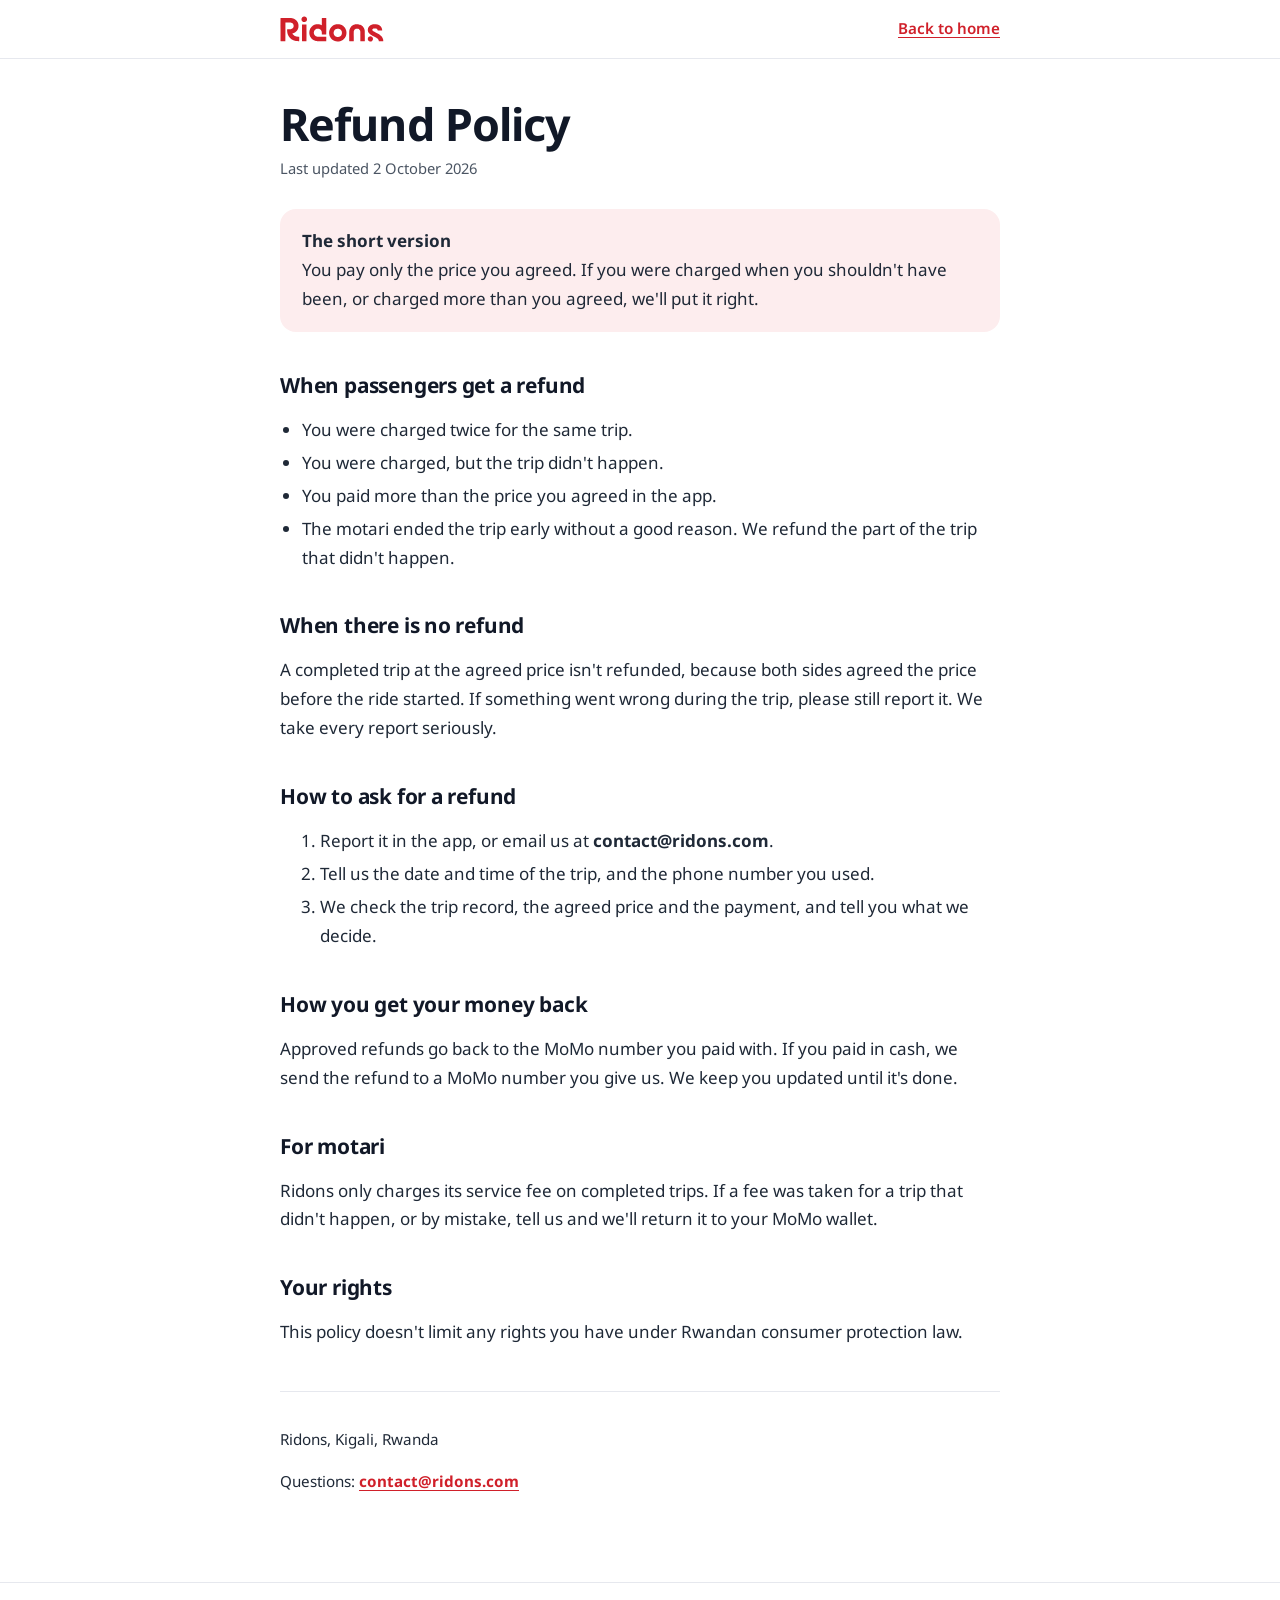
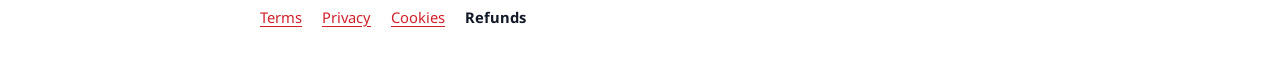
<file: ridons-website/refunds.html>
<!doctype html>
<html lang="en">
<head>
<meta charset="utf-8">
<meta name="viewport" content="width=device-width, initial-scale=1, viewport-fit=cover">
<title>Refund Policy · Ridons</title>
<meta name="description" content="When and how Ridons passengers and motari get refunds.">
<link rel="preconnect" href="https://fonts.googleapis.com">
<link rel="preconnect" href="https://fonts.gstatic.com" crossorigin>
<link rel="stylesheet" href="https://fonts.googleapis.com/css2?family=Noto+Sans:wght@400;600;700;800&display=swap">
<link rel="stylesheet" href="legal.css">
<link rel="icon" type="image/svg+xml" href="data:image/svg+xml,%3Csvg xmlns=%22http://www.w3.org/2000/svg%22 viewBox=%220 0 1152 1152%22%3E%3Crect width=%221152%22 height=%221152%22 rx=%22230%22 fill=%22%23fff%22/%3E%3Cpath transform=%22translate%28244 164%29%22 fill=%22%23D0202A%22 fill-rule=%22evenodd%22 d=%22M19 806C17 805 15 803 14 802C13 800 13 720 13 409L13 20L15 18C17 16 27 16 183 16C354 16 355 16 371 20C375 21 383 22 388 23C393 24 401 25 405 25C410 26 415 27 418 28C420 30 426 31 430 32C434 33 439 35 442 36C444 38 449 39 452 40C456 41 461 42 464 44C467 45 471 47 473 48C475 49 478 50 480 52C481 53 485 55 488 56C490 57 493 59 494 60C496 61 499 63 501 64C504 65 508 67 509 68C511 70 514 71 515 71C516 72 519 74 521 76C523 78 527 81 529 83C532 85 538 91 544 96C550 102 556 106 556 106C556 106 558 108 560 111C567 121 569 124 573 128C575 131 578 135 580 138C582 140 584 143 584 143C584 143 586 146 588 148C589 150 592 154 592 157C593 159 594 162 596 164C597 166 599 170 600 173C601 176 602 181 604 183C606 185 608 190 608 193C609 197 611 200 612 201C613 204 615 210 616 222C617 226 618 235 620 242L623 252L623 284C623 316 623 317 621 328C619 334 617 344 617 350C616 357 614 362 612 367C610 371 609 376 608 379C607 382 606 387 605 389C603 391 602 396 601 399C600 402 598 405 596 407C595 408 593 412 592 414C591 417 589 421 588 422C586 424 585 427 584 429C583 431 581 434 580 436C578 438 574 442 572 446C565 454 552 469 550 471C548 472 546 475 544 477C529 490 521 496 520 496C519 496 518 497 516 499C514 501 510 503 508 504C506 505 503 506 502 508C500 509 496 511 494 512C492 513 488 515 487 516C486 518 482 520 479 520C476 521 472 523 470 524C467 526 463 527 460 528C457 529 453 531 451 532C449 534 444 535 441 536C434 538 418 544 417 545C415 548 416 551 419 555C421 557 424 560 425 563C426 565 428 567 428 567C428 567 430 569 432 572C436 579 462 605 469 608C470 609 472 611 474 613C476 614 479 616 479 616C480 616 483 618 485 619C488 621 491 623 494 624C496 625 499 627 502 628C504 630 508 631 510 632C513 633 518 635 521 636C524 638 529 639 532 640C536 641 543 642 548 644C555 646 562 648 574 649C582 649 592 650 596 651C599 652 611 652 623 652C643 652 644 652 646 654C647 656 648 659 648 730C648 797 647 803 646 805C643 807 599 807 578 804C569 803 555 801 547 800C538 800 527 798 522 796C517 795 510 793 505 792C500 792 494 790 490 788C487 787 481 785 478 784C474 784 469 782 466 780C464 779 459 777 455 776C451 775 446 773 444 772C442 770 438 768 435 768C433 767 429 765 429 764C428 763 424 761 422 760C419 759 415 758 413 756C411 755 408 753 405 751C402 750 400 749 400 748C400 747 397 746 394 744C391 742 388 741 388 740C387 739 385 738 383 737C381 736 378 734 376 732C374 730 370 726 366 724C348 709 331 693 316 673C313 670 309 665 308 664C306 662 304 659 303 657C302 655 301 653 300 652C299 652 298 650 297 647C295 645 293 642 292 641C292 640 289 637 288 634C286 630 284 627 283 626C283 625 281 622 280 619C279 616 277 612 275 611C274 609 273 606 272 604C271 602 269 597 267 593C266 590 264 586 264 584C264 583 262 579 261 575C259 572 257 566 256 562C255 558 254 553 252 549C250 545 249 538 248 532C247 526 245 517 243 512C242 506 241 499 240 488C239 479 239 466 238 458C236 424 237 405 241 402C242 402 258 402 277 402C328 402 357 400 367 396C370 394 376 393 379 392C385 391 388 390 392 387C393 386 396 385 398 384C400 383 403 382 405 381C406 379 409 377 411 377C415 374 418 372 429 361C438 351 446 340 448 334C449 331 450 328 452 326C454 323 455 319 456 309C459 285 458 257 452 246C450 242 448 237 448 235C447 233 445 228 443 226C437 218 426 205 422 202C420 201 417 198 416 197C414 195 411 193 408 192C406 191 402 189 401 188C399 186 395 184 392 183C389 182 385 181 383 180C381 179 369 176 357 173L336 169L258 169C182 169 181 169 179 171C177 173 177 174 177 487C177 785 177 802 175 804L174 806L98 806C49 806 21 806 19 806Z%22/%3E%3C/svg%3E">
</head>
<body>
<a class="skip" href="#main">Skip to content</a>
<header><div class="bar"><a class="logo" href="index.html" aria-label="Ridons home"><svg class="logo-svg" viewBox="0 0 3192 800" role="img" aria-label="Ridons"><path fill="currentColor" fill-rule="evenodd" d="M1748 784C1739 783 1731 782 1724 779C1720 778 1713 777 1709 776C1700 776 1695 774 1692 772C1690 771 1686 769 1683 768C1680 768 1676 766 1674 765C1672 763 1667 761 1663 760C1660 759 1655 757 1654 756C1652 755 1649 753 1647 752C1645 752 1642 750 1641 749C1640 747 1637 745 1634 744C1632 743 1630 741 1629 740C1628 740 1626 738 1623 737C1621 735 1618 733 1616 732C1615 731 1613 729 1611 728C1607 726 1568 687 1568 685C1568 685 1567 683 1565 681C1563 679 1561 676 1560 673C1555 665 1551 660 1548 656C1546 654 1544 650 1544 648C1543 646 1541 643 1540 641C1539 639 1537 635 1536 632C1535 629 1533 624 1531 620C1530 617 1528 613 1528 612C1528 611 1526 607 1525 604C1522 599 1521 595 1521 591C1519 580 1518 573 1515 564C1513 556 1513 555 1512 523C1512 489 1512 484 1516 469C1518 465 1519 457 1520 451C1521 444 1522 440 1524 436C1526 432 1527 428 1528 425C1529 423 1531 418 1533 414C1534 411 1536 407 1536 406C1536 404 1546 385 1548 383C1548 382 1550 380 1552 377C1554 372 1560 364 1563 359C1565 358 1567 354 1568 352C1570 349 1579 340 1589 330C1607 312 1612 307 1618 305C1620 304 1623 301 1625 299C1627 298 1630 296 1630 296C1631 296 1633 295 1635 293C1637 292 1641 289 1644 288C1646 286 1650 284 1652 283C1653 281 1657 280 1659 280C1661 279 1665 278 1667 276C1669 275 1674 273 1676 272C1679 271 1684 270 1687 268C1690 266 1695 264 1700 263C1705 263 1712 261 1717 260C1721 258 1727 257 1731 257C1734 256 1741 255 1746 254C1758 252 1798 252 1811 254C1816 255 1824 256 1829 257C1833 258 1839 259 1841 260C1843 260 1850 262 1855 263C1862 264 1867 266 1870 268C1873 270 1878 271 1880 272C1883 273 1888 275 1890 276C1893 278 1897 279 1900 280C1903 281 1906 282 1908 283C1909 285 1912 287 1914 287C1916 288 1919 291 1921 293C1923 294 1926 296 1926 296C1927 296 1929 297 1931 299C1933 300 1936 303 1938 303C1943 306 1947 310 1969 331C1981 343 1990 354 1993 357C1994 360 1997 364 1998 365C1999 367 2001 370 2002 371C2003 373 2005 377 2007 379C2009 381 2011 385 2012 387C2014 389 2016 393 2016 396C2017 399 2019 403 2020 405C2022 406 2023 410 2024 413C2025 416 2026 420 2027 422C2030 425 2034 437 2038 452C2038 455 2039 462 2040 467C2041 472 2042 480 2043 484C2045 491 2045 494 2045 519C2045 544 2045 547 2043 554C2042 557 2041 565 2040 570C2039 576 2038 584 2036 588C2035 593 2033 599 2033 603C2032 607 2030 612 2028 614C2026 617 2025 622 2024 624C2023 626 2022 630 2020 633C2019 635 2017 639 2016 642C2016 645 2014 648 2013 650C2011 651 2009 654 2008 656C2005 661 2000 669 1997 674C1995 675 1993 678 1992 680C1990 686 1985 690 1966 709C1949 726 1946 729 1935 736C1932 737 1929 740 1927 741C1925 743 1923 744 1923 744C1923 744 1921 745 1918 747C1916 749 1912 751 1910 752C1908 753 1904 755 1903 756C1901 757 1897 759 1894 760C1890 761 1886 763 1884 764C1883 765 1879 767 1875 768C1871 769 1866 771 1865 772C1863 773 1860 775 1857 775C1854 776 1848 777 1844 777C1839 778 1831 780 1826 782C1816 784 1815 784 1784 785C1766 785 1750 785 1748 784ZM2762 784C2759 784 2754 782 2751 780C2748 779 2744 777 2741 776C2736 774 2714 753 2712 747C2711 745 2709 741 2708 739C2703 730 2701 708 2703 689C2705 681 2706 678 2710 670C2712 665 2716 659 2717 657C2722 651 2733 640 2734 640C2735 640 2737 639 2740 637C2743 635 2749 632 2756 629C2773 624 2785 624 2797 627C2802 629 2808 631 2812 632C2815 633 2819 635 2820 636C2822 637 2824 639 2826 640C2832 642 2848 659 2848 661C2848 662 2850 665 2851 667C2854 671 2856 676 2858 686C2862 702 2863 710 2860 719C2860 722 2858 728 2857 732C2856 737 2854 742 2853 744C2851 745 2849 748 2848 750C2845 757 2831 770 2823 775C2813 780 2805 783 2798 784C2789 785 2770 785 2762 784ZM20 775C19 775 18 774 17 773C16 772 16 700 16 419C16 111 16 66 17 63C18 62 20 60 20 60C21 60 89 60 172 60C281 61 323 61 326 62C329 62 337 63 343 64C349 65 359 66 364 67C368 68 377 70 382 71C386 72 393 74 397 76C401 78 406 79 410 80C413 81 418 82 420 84C423 85 427 87 430 88C433 88 436 90 438 92C440 94 444 95 446 96C448 97 451 99 453 100C455 102 458 103 460 104C462 104 465 106 468 108C470 110 473 112 474 112C474 112 477 114 479 116C481 118 485 122 488 124C491 126 495 130 497 132C499 134 503 138 506 140C509 143 513 147 514 149C516 151 519 155 521 157C523 160 526 164 527 166C529 169 532 173 534 176C541 186 543 189 544 194C545 197 547 201 548 203C550 205 551 209 552 211C553 214 555 218 556 221C558 225 559 228 560 234C561 238 562 246 564 252C566 258 567 266 568 271C569 282 569 323 568 337C566 352 559 382 556 388C555 389 553 394 552 398C551 402 550 406 548 408C547 410 545 413 544 415C544 417 542 421 540 423C539 424 537 428 536 430C534 435 529 442 524 448C513 460 511 463 511 464C511 465 498 476 488 485C486 487 482 490 481 492C479 493 476 496 473 497C471 498 469 499 468 500C468 501 465 502 463 504C460 505 457 507 456 508C455 509 452 510 449 512C446 513 443 515 441 516C440 517 436 519 432 520C428 521 423 523 421 525C419 526 415 527 413 528C410 529 406 530 403 531C399 534 396 535 387 536C381 538 381 544 387 551C388 553 391 556 392 558C398 567 402 572 410 580C419 589 422 591 434 599C436 601 439 603 440 604C441 605 443 607 446 608C448 609 452 611 454 612C456 614 460 615 462 616C464 617 469 619 473 621C477 622 481 624 483 624C484 624 490 626 495 627C503 630 509 631 521 633C530 633 539 635 542 635C545 636 557 636 568 636C590 637 590 637 592 643C592 645 592 675 592 710C592 760 591 773 590 774C588 777 531 776 512 773C508 772 500 771 495 770C490 769 482 768 478 767C473 767 467 765 463 764C460 762 454 761 450 760C447 759 441 758 437 756C433 754 428 753 426 752C424 751 419 750 416 748C413 746 409 745 406 744C404 743 399 741 397 739C394 738 391 736 390 736C389 736 387 735 385 733C383 732 379 730 376 728C373 727 369 725 368 724C367 722 364 721 362 720C356 716 349 712 344 707C341 705 337 701 335 700C316 684 284 650 279 640C278 638 277 636 276 635C275 635 274 633 273 630C271 628 269 625 268 624C267 623 266 620 264 617C263 614 261 610 260 609C258 607 257 603 256 601C255 598 253 595 252 593C250 591 249 588 248 585C247 582 245 577 244 574C242 572 241 567 240 564C239 561 238 556 236 553C235 550 233 543 231 536C230 530 228 522 227 518C226 514 225 505 224 499C223 493 222 480 221 471C220 460 219 448 219 435C219 415 219 415 221 412L224 410L272 409C322 408 330 408 339 404C341 402 347 401 350 400C355 399 358 398 360 396C362 395 365 393 368 392C370 391 374 389 376 388C387 379 398 369 399 367C400 365 402 363 404 361C405 359 407 356 408 354C409 351 411 348 412 345C414 342 415 339 416 334C417 330 418 324 419 321C420 314 421 294 419 289C418 287 417 281 416 276C415 269 414 265 412 263C411 261 409 257 408 255C408 253 405 249 403 247C402 245 400 243 400 242C400 241 385 226 381 224C379 223 376 221 375 220C374 218 370 217 368 216C365 215 362 213 360 212C358 210 354 209 350 208C346 207 341 206 338 204C328 200 321 200 244 199C175 199 171 199 169 201L167 202L167 487C167 765 167 771 165 773L163 776L92 776C53 776 21 776 20 775ZM682 775C677 774 677 793 677 519L677 267L679 265C681 264 684 263 747 263L812 263L814 265C816 267 816 281 816 520C816 769 816 772 814 774C812 776 810 776 748 776C713 776 683 776 682 775ZM1146 775C1134 774 1129 774 1125 772C1122 771 1116 770 1111 769C1107 768 1100 767 1096 767C1093 766 1086 764 1083 763C1079 761 1075 760 1075 760C1074 760 1070 758 1067 757C1063 755 1058 752 1055 752C1052 751 1048 749 1046 748C1045 747 1041 745 1038 744C1035 743 1031 741 1030 740C1029 739 1026 737 1024 735C1021 734 1019 732 1018 732C1017 731 1015 729 1013 728C1010 727 1008 725 1008 724C1007 724 1005 722 1002 721C999 719 991 712 980 700C963 684 955 674 951 666C950 665 948 663 947 662C947 661 945 659 943 656C942 653 940 651 939 650C939 649 937 646 935 644C934 641 932 637 931 636C930 635 929 632 928 629C927 626 926 622 924 620C923 618 921 613 920 609C919 606 917 602 916 600C913 596 913 595 911 584C911 579 909 572 908 568C907 565 906 559 905 556C903 546 902 516 903 496C904 476 905 469 908 458C909 454 911 446 912 441C912 435 914 431 916 427C917 424 919 419 920 416C921 414 922 409 924 406C926 404 927 399 928 396C929 393 930 390 931 388C933 387 935 383 936 380C938 378 940 375 940 374C941 373 943 370 945 368C946 365 947 363 948 363C949 362 950 360 951 358C954 352 963 341 981 323C991 313 998 306 1001 305C1003 304 1007 301 1009 300C1011 298 1014 296 1016 295C1017 294 1020 292 1022 291C1023 290 1026 288 1028 287C1029 286 1032 284 1034 283C1036 281 1039 280 1041 280C1043 279 1047 278 1049 276C1051 274 1056 273 1059 272C1062 271 1066 269 1068 268C1071 266 1074 265 1080 264C1084 263 1091 261 1096 260C1101 258 1109 257 1114 256C1118 255 1124 254 1126 254C1129 254 1138 253 1148 252C1161 252 1167 252 1176 253C1182 254 1191 255 1198 256C1209 257 1212 258 1219 261C1221 262 1227 263 1230 264C1234 265 1240 266 1243 268C1245 270 1250 271 1252 272C1255 273 1259 274 1261 276C1263 278 1267 279 1270 280C1272 281 1275 282 1278 284C1282 287 1284 288 1286 286C1287 285 1287 259 1287 175C1287 79 1287 66 1289 63C1289 61 1291 60 1292 60C1314 60 1420 60 1421 61C1422 61 1423 63 1424 64C1425 66 1425 142 1425 317C1425 583 1425 571 1421 572C1418 573 1293 573 1291 572C1287 570 1287 566 1287 531C1286 502 1286 496 1285 492C1284 490 1282 484 1281 478C1280 473 1278 466 1276 464C1275 461 1273 457 1272 455C1271 453 1270 449 1268 448C1267 446 1264 442 1263 440C1260 435 1241 416 1239 416C1239 416 1236 414 1234 412C1231 410 1228 408 1228 408C1227 408 1224 407 1222 405C1219 403 1214 401 1210 399C1206 398 1200 396 1197 395C1184 390 1143 390 1130 395C1127 396 1121 398 1117 400C1112 401 1108 403 1107 404C1106 405 1103 407 1100 408C1097 409 1093 412 1090 414C1084 417 1066 435 1064 440C1063 443 1061 446 1059 447C1058 448 1056 451 1056 454C1055 456 1053 459 1052 461C1051 462 1050 465 1049 467C1048 470 1046 477 1044 484C1041 497 1041 498 1041 514C1041 530 1041 531 1044 542C1046 549 1048 556 1048 558C1049 560 1050 563 1052 565C1053 567 1055 571 1056 573C1057 575 1058 579 1060 580C1061 582 1063 585 1064 587C1066 592 1088 612 1093 615C1096 616 1099 619 1101 620C1103 622 1107 623 1109 624C1111 625 1116 626 1119 628C1122 630 1126 631 1131 632C1135 632 1141 634 1145 635C1151 636 1162 636 1286 637C1360 637 1421 637 1421 637C1422 637 1423 638 1423 640C1426 644 1426 771 1424 774C1422 775 1420 776 1292 776C1220 776 1155 775 1146 775ZM2136 775C2135 775 2132 774 2132 773C2130 771 2130 759 2130 617C2131 464 2131 463 2133 456C2134 452 2135 445 2136 439C2137 428 2138 422 2141 416C2142 414 2143 409 2144 407C2145 405 2146 400 2148 397C2150 395 2151 390 2152 387C2153 385 2154 381 2155 379C2157 377 2159 373 2160 371C2161 369 2163 365 2165 363C2167 360 2168 358 2168 358C2168 357 2169 355 2171 352C2173 350 2176 347 2177 345C2180 338 2185 334 2199 319C2212 306 2221 299 2228 295C2230 295 2233 292 2235 291C2237 289 2239 288 2240 288C2240 288 2242 287 2244 285C2248 282 2253 279 2255 279C2256 279 2258 278 2260 276C2262 275 2267 273 2271 272C2274 271 2280 269 2283 267C2287 265 2290 264 2291 264C2292 264 2297 263 2303 261C2309 259 2317 257 2321 257C2325 256 2333 255 2339 254C2346 253 2356 253 2371 253C2392 253 2395 253 2424 258C2436 260 2456 265 2461 268C2463 270 2468 271 2470 272C2477 273 2494 282 2498 285C2500 287 2502 288 2502 288C2503 288 2505 289 2507 291C2509 292 2512 295 2514 296C2517 297 2521 300 2523 302C2529 306 2560 337 2560 338C2560 339 2561 340 2563 342C2565 344 2567 347 2568 350C2572 357 2576 363 2580 367C2582 369 2583 373 2584 375C2585 378 2586 382 2588 384C2590 387 2592 392 2592 395C2593 399 2595 403 2596 405C2598 407 2599 411 2601 418C2601 423 2603 431 2605 436C2609 452 2609 453 2610 617L2610 772L2608 774C2606 775 2604 776 2541 776C2485 776 2476 776 2474 774L2472 773L2472 629C2472 530 2472 482 2471 476C2470 471 2469 463 2467 459C2466 455 2464 450 2464 448C2463 446 2462 443 2460 441C2459 440 2457 437 2457 435C2453 427 2439 412 2430 408C2428 406 2425 404 2424 403C2423 402 2420 401 2417 400C2414 399 2409 398 2407 396C2400 393 2391 392 2371 392C2352 392 2342 393 2335 396C2333 398 2328 399 2326 400C2323 401 2319 402 2317 404C2315 406 2312 407 2310 408C2306 410 2290 426 2287 430C2286 432 2285 435 2283 436C2282 438 2281 441 2280 443C2279 445 2278 450 2276 453C2270 464 2270 469 2270 629L2270 772L2268 774C2266 775 2263 776 2203 776C2168 776 2138 776 2136 775ZM3042 774C3041 773 3040 772 3040 768C3040 763 3038 754 3036 750C3035 748 3033 744 3032 740C3032 736 3030 732 3028 731C3027 729 3025 726 3024 724C3019 714 2997 691 2988 687C2986 686 2985 685 2985 685C2985 684 2983 682 2971 675C2969 673 2966 671 2963 669C2960 667 2956 664 2954 664C2952 663 2948 661 2946 659C2943 658 2940 656 2938 656C2937 655 2934 654 2932 652C2930 651 2927 649 2924 648C2921 647 2918 645 2916 644C2915 643 2912 641 2909 640C2906 639 2903 637 2901 636C2899 634 2895 633 2892 632C2890 631 2886 629 2886 628C2885 627 2881 625 2878 624C2874 623 2870 621 2870 620C2869 619 2865 617 2862 616C2858 615 2854 613 2853 612C2853 611 2849 609 2847 608C2844 607 2840 606 2838 604C2836 603 2833 601 2831 600C2829 599 2826 598 2825 596C2824 595 2820 593 2818 592C2816 591 2812 589 2810 588C2809 586 2806 585 2804 584C2802 583 2798 581 2796 579C2794 577 2792 576 2792 576C2791 576 2788 574 2785 572C2783 570 2778 566 2776 564C2762 553 2740 533 2736 526C2735 524 2733 522 2732 520C2725 512 2721 505 2720 502C2719 499 2718 496 2716 494C2715 491 2712 487 2711 483C2710 479 2708 474 2708 472C2707 470 2705 462 2704 455C2700 430 2702 398 2708 382C2709 378 2711 373 2711 371C2712 369 2714 365 2715 362C2717 359 2720 354 2721 352C2721 349 2723 347 2724 346C2724 345 2726 343 2727 342C2728 340 2730 337 2732 334C2734 332 2738 328 2740 324C2746 317 2749 314 2756 308C2763 303 2771 296 2776 292C2778 290 2781 288 2783 288C2785 287 2788 286 2790 284C2792 283 2795 281 2798 280C2801 279 2804 277 2806 276C2808 274 2812 273 2816 272C2819 271 2824 269 2827 268C2830 266 2835 265 2838 264C2842 263 2847 262 2850 260C2853 259 2860 258 2866 257C2872 256 2882 255 2888 254C2905 252 2937 252 2955 254C2962 255 2973 257 2979 258C2984 258 2990 260 2992 260C2993 261 2998 263 3003 264C3008 265 3013 267 3014 268C3016 269 3021 271 3025 272C3029 273 3033 274 3035 276C3036 277 3040 279 3043 280C3045 281 3048 283 3050 284C3051 285 3054 287 3056 288C3062 290 3064 292 3072 299C3075 301 3080 306 3083 308C3094 317 3097 320 3102 326C3104 330 3107 333 3108 334C3109 336 3111 338 3112 340C3113 341 3114 344 3116 345C3119 348 3125 361 3128 369C3129 372 3131 376 3133 378C3134 381 3136 385 3137 390C3137 394 3139 400 3140 404C3143 413 3144 419 3145 433C3145 444 3145 445 3143 447L3141 449L3076 449C3025 449 3011 449 3010 448C3009 447 3007 443 3006 439C3002 422 2993 408 2983 401C2980 399 2977 397 2976 396C2974 394 2971 392 2968 391C2965 391 2961 389 2959 388C2957 387 2949 385 2942 383C2930 381 2927 381 2913 381C2896 382 2879 384 2874 387C2873 388 2869 390 2865 392C2853 398 2850 401 2842 415C2841 418 2840 421 2840 426C2840 433 2841 434 2848 446C2851 453 2868 468 2876 472C2878 473 2881 475 2883 476C2885 478 2889 479 2891 480C2894 481 2897 483 2899 484C2900 485 2903 487 2906 488C2909 489 2912 491 2914 492C2916 494 2920 495 2923 496C2925 497 2929 499 2930 500C2930 501 2934 503 2937 504C2940 505 2943 507 2944 508C2946 509 2949 511 2952 512C2954 513 2958 515 2960 516C2962 518 2965 519 2967 520C2969 521 2973 522 2975 524C2977 525 2980 527 2983 528C2985 529 2989 531 2991 533C2994 534 2997 536 2998 536C2999 536 3002 538 3005 540C3007 541 3011 543 3013 544C3015 545 3018 546 3020 547C3021 549 3025 551 3028 552C3030 553 3034 555 3037 557C3039 559 3042 560 3043 560C3043 560 3046 562 3048 564C3051 566 3054 568 3056 569C3061 572 3068 578 3070 580C3072 581 3074 583 3076 584C3093 596 3117 619 3128 634C3130 635 3131 638 3133 639C3138 644 3142 651 3144 656C3146 658 3147 661 3148 661C3149 662 3150 664 3151 667C3153 670 3155 673 3156 675C3158 677 3159 681 3160 684C3161 687 3162 691 3163 693C3166 697 3171 713 3174 725C3175 733 3178 756 3178 765L3178 773L3175 775C3169 777 3045 777 3042 774ZM1802 645C1805 644 1813 642 1818 641C1822 640 1828 638 1831 636C1833 635 1837 633 1840 632C1843 631 1847 629 1848 628C1849 627 1851 625 1853 624C1858 621 1876 604 1881 598C1882 595 1885 591 1886 589C1892 581 1894 576 1896 571C1897 567 1899 562 1900 560C1902 556 1903 551 1904 540C1906 522 1906 515 1904 497C1903 486 1902 482 1900 476C1898 472 1896 467 1896 465C1895 463 1894 460 1893 458C1891 457 1889 453 1888 450C1886 448 1884 445 1884 444C1883 443 1881 441 1880 439C1878 434 1861 418 1855 415C1853 414 1851 412 1850 412C1849 411 1846 409 1843 407C1839 405 1835 403 1834 403C1832 401 1821 398 1810 394C1793 389 1754 391 1739 397C1735 399 1731 400 1729 400C1727 401 1724 402 1722 403C1720 404 1716 407 1713 408C1710 409 1707 411 1706 412C1705 413 1703 415 1701 416C1697 418 1681 433 1676 440C1670 448 1664 458 1663 461C1663 463 1662 467 1660 469C1658 472 1657 476 1656 482C1655 487 1653 494 1652 498C1649 508 1649 530 1652 539C1653 543 1655 549 1655 554C1656 560 1658 565 1660 569C1662 573 1664 577 1664 578C1664 579 1666 582 1667 584C1669 587 1672 590 1673 592C1677 601 1696 620 1706 625C1708 626 1710 628 1711 629C1712 630 1715 631 1717 632C1720 633 1723 634 1725 636C1727 637 1734 639 1740 641C1746 643 1754 645 1756 645C1764 648 1793 647 1802 645ZM738 187C738 187 732 186 726 185C718 184 712 182 710 181C709 180 705 178 703 177C693 172 675 154 672 145C671 143 669 139 668 137C665 134 663 122 661 106C661 98 664 72 667 69C668 67 670 64 671 61C673 57 675 53 677 51C682 44 693 34 698 32C700 31 703 29 704 27C706 26 709 25 711 24C714 23 719 22 723 20C730 18 732 18 746 18C761 18 763 18 768 20C772 21 777 23 781 24C784 25 788 27 789 28C791 29 793 31 795 32C799 34 814 47 816 52C817 53 819 56 820 58C822 60 823 63 824 64C824 66 826 70 827 74C831 83 832 94 832 108C831 116 830 121 829 126C828 129 826 134 825 138C824 141 821 145 819 148C818 150 816 153 816 154C816 155 805 166 798 171C795 174 791 176 789 177C787 178 785 179 784 180C781 182 778 183 765 186C753 188 741 189 738 187Z"/></svg></a><a class="back" href="index.html">Back to home</a></div></header>
<main id="main">
<h1>Refund Policy</h1>
<p class="updated">Last updated 2 October 2026</p>
<!-- LEGAL REVIEW NEEDED before launch: confirm refund timelines with MTN MoMo and consumer protection requirements. -->
<div class="summary">
  <p><b>The short version</b></p>
  <p>You pay only the price you agreed. If you were charged when you shouldn't have been, or charged more than you agreed, we'll put it right.</p>
</div>

<h2>When passengers get a refund</h2>
<ul>
  <li>You were charged twice for the same trip.</li>
  <li>You were charged, but the trip didn't happen.</li>
  <li>You paid more than the price you agreed in the app.</li>
  <li>The motari ended the trip early without a good reason. We refund the part of the trip that didn't happen.</li>
</ul>

<h2>When there is no refund</h2>
<p>A completed trip at the agreed price isn't refunded, because both sides agreed the price before the ride started. If something went wrong during the trip, please still report it. We take every report seriously.</p>

<h2>How to ask for a refund</h2>
<ol>
  <li>Report it in the app, or email us at <b>contact@ridons.com</b>.</li>
  <li>Tell us the date and time of the trip, and the phone number you used.</li>
  <li>We check the trip record, the agreed price and the payment, and tell you what we decide.</li>
</ol>

<h2>How you get your money back</h2>
<p>Approved refunds go back to the MoMo number you paid with. If you paid in cash, we send the refund to a MoMo number you give us. We keep you updated until it's done.</p>

<h2>For motari</h2>
<p>Ridons only charges its service fee on completed trips. If a fee was taken for a trip that didn't happen, or by mistake, tell us and we'll return it to your MoMo wallet.</p>

<h2>Your rights</h2>
<p>This policy doesn't limit any rights you have under Rwandan consumer protection law.</p>
<div class="contact">
  <p><span data-biz="legal_name">Ridons</span>, Kigali, Rwanda<span data-biz-line="rdb_number" hidden> · Company code (RDB): <span data-biz="rdb_number"></span></span><span data-biz-line="tin" hidden> · TIN: <span data-biz="tin"></span></span></p>
  <p>Questions: <a href="mailto:contact@ridons.com"><b>contact@ridons.com</b></a></p>
</div>
</main>
<footer><nav aria-label="Policies"><a href="terms.html">Terms</a><a href="privacy.html">Privacy</a><a href="cookies.html">Cookies</a><a href="refunds.html" aria-current="page">Refunds</a></nav></footer>
<script>
fetch('business.json').then(r => r.ok ? r.json() : null).then(biz => {
  if (!biz) return;
  document.querySelectorAll('[data-biz]').forEach(el => { const v = biz[el.dataset.biz]; if (v) el.textContent = v; });
  document.querySelectorAll('[data-biz-line]').forEach(el => { el.hidden = !biz[el.dataset.bizLine]; });
}).catch(() => {});
</script>
</body>
</html>
</file>
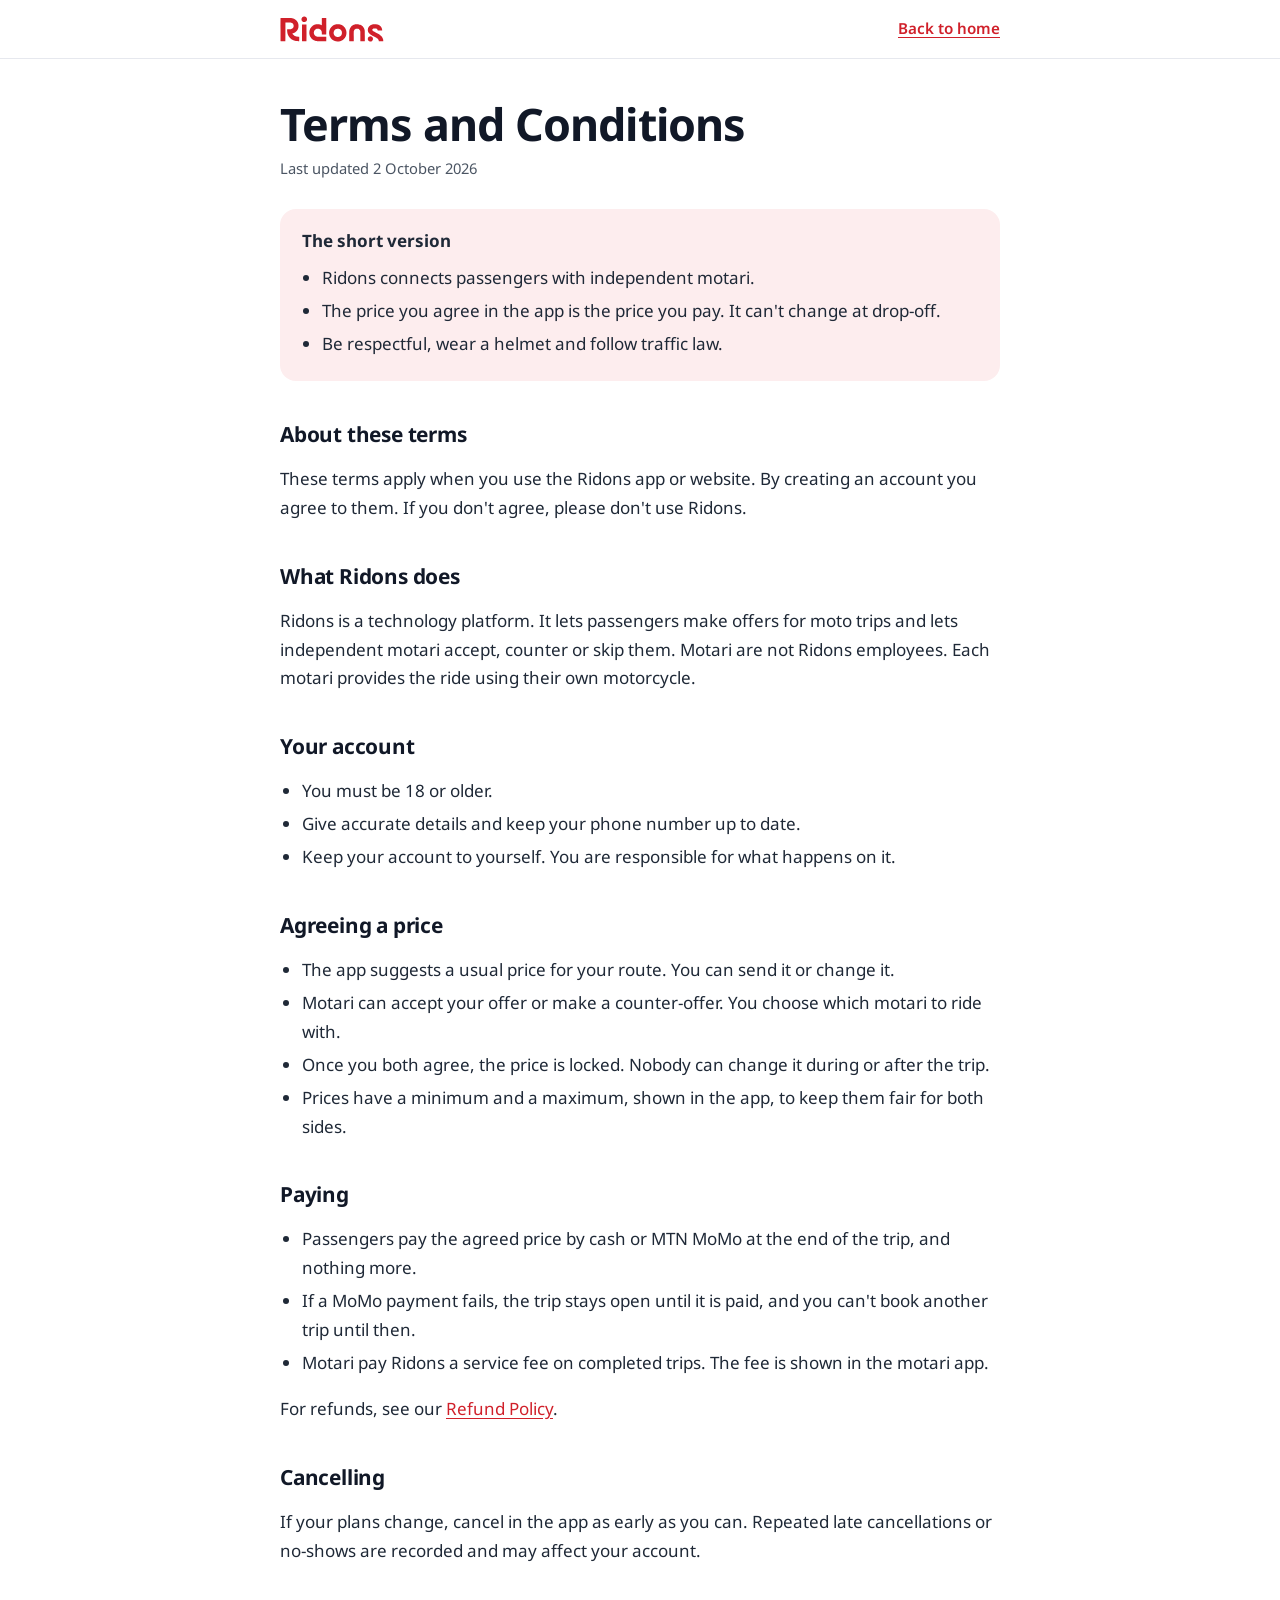
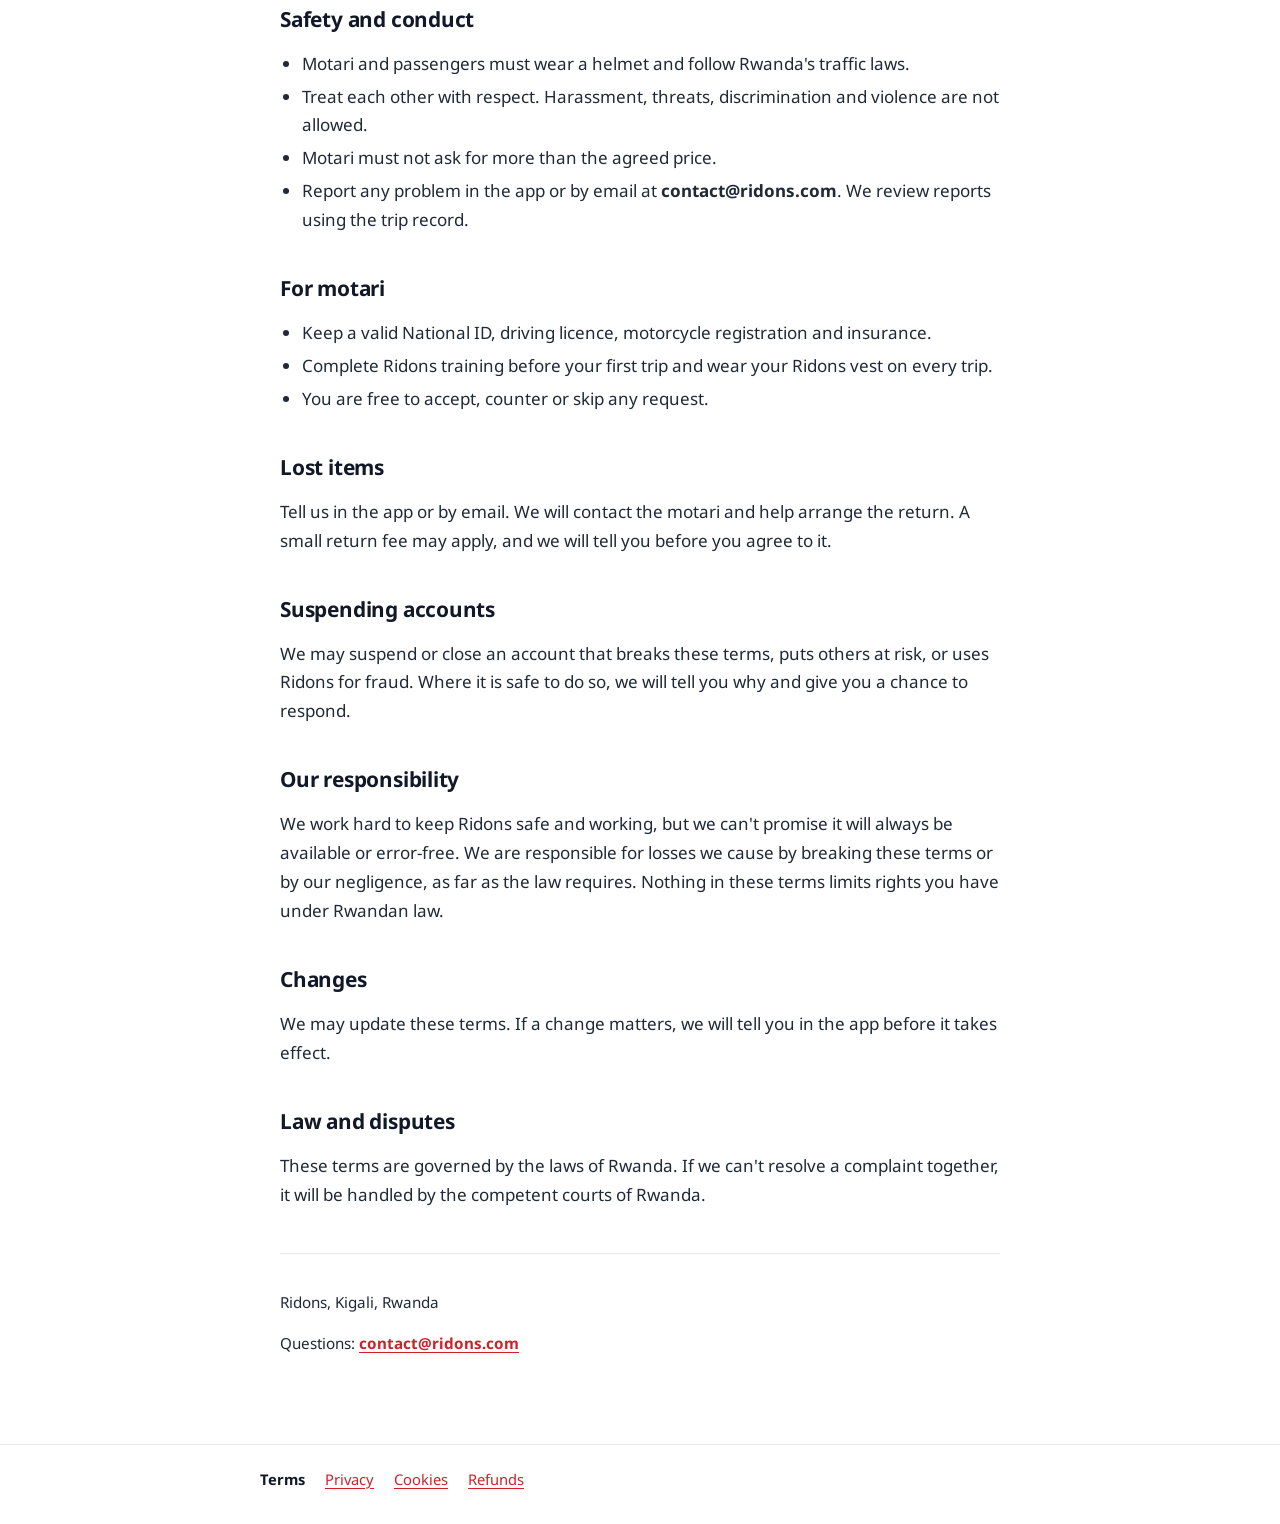
<file: ridons-website/terms.html>
<!doctype html>
<html lang="en">
<head>
<meta charset="utf-8">
<meta name="viewport" content="width=device-width, initial-scale=1, viewport-fit=cover">
<title>Terms and Conditions · Ridons</title>
<meta name="description" content="The terms for using the Ridons moto ride app and website in Kigali.">
<link rel="preconnect" href="https://fonts.googleapis.com">
<link rel="preconnect" href="https://fonts.gstatic.com" crossorigin>
<link rel="stylesheet" href="https://fonts.googleapis.com/css2?family=Noto+Sans:wght@400;600;700;800&display=swap">
<link rel="stylesheet" href="legal.css">
<link rel="icon" type="image/svg+xml" href="data:image/svg+xml,%3Csvg xmlns=%22http://www.w3.org/2000/svg%22 viewBox=%220 0 1152 1152%22%3E%3Crect width=%221152%22 height=%221152%22 rx=%22230%22 fill=%22%23fff%22/%3E%3Cpath transform=%22translate%28244 164%29%22 fill=%22%23D0202A%22 fill-rule=%22evenodd%22 d=%22M19 806C17 805 15 803 14 802C13 800 13 720 13 409L13 20L15 18C17 16 27 16 183 16C354 16 355 16 371 20C375 21 383 22 388 23C393 24 401 25 405 25C410 26 415 27 418 28C420 30 426 31 430 32C434 33 439 35 442 36C444 38 449 39 452 40C456 41 461 42 464 44C467 45 471 47 473 48C475 49 478 50 480 52C481 53 485 55 488 56C490 57 493 59 494 60C496 61 499 63 501 64C504 65 508 67 509 68C511 70 514 71 515 71C516 72 519 74 521 76C523 78 527 81 529 83C532 85 538 91 544 96C550 102 556 106 556 106C556 106 558 108 560 111C567 121 569 124 573 128C575 131 578 135 580 138C582 140 584 143 584 143C584 143 586 146 588 148C589 150 592 154 592 157C593 159 594 162 596 164C597 166 599 170 600 173C601 176 602 181 604 183C606 185 608 190 608 193C609 197 611 200 612 201C613 204 615 210 616 222C617 226 618 235 620 242L623 252L623 284C623 316 623 317 621 328C619 334 617 344 617 350C616 357 614 362 612 367C610 371 609 376 608 379C607 382 606 387 605 389C603 391 602 396 601 399C600 402 598 405 596 407C595 408 593 412 592 414C591 417 589 421 588 422C586 424 585 427 584 429C583 431 581 434 580 436C578 438 574 442 572 446C565 454 552 469 550 471C548 472 546 475 544 477C529 490 521 496 520 496C519 496 518 497 516 499C514 501 510 503 508 504C506 505 503 506 502 508C500 509 496 511 494 512C492 513 488 515 487 516C486 518 482 520 479 520C476 521 472 523 470 524C467 526 463 527 460 528C457 529 453 531 451 532C449 534 444 535 441 536C434 538 418 544 417 545C415 548 416 551 419 555C421 557 424 560 425 563C426 565 428 567 428 567C428 567 430 569 432 572C436 579 462 605 469 608C470 609 472 611 474 613C476 614 479 616 479 616C480 616 483 618 485 619C488 621 491 623 494 624C496 625 499 627 502 628C504 630 508 631 510 632C513 633 518 635 521 636C524 638 529 639 532 640C536 641 543 642 548 644C555 646 562 648 574 649C582 649 592 650 596 651C599 652 611 652 623 652C643 652 644 652 646 654C647 656 648 659 648 730C648 797 647 803 646 805C643 807 599 807 578 804C569 803 555 801 547 800C538 800 527 798 522 796C517 795 510 793 505 792C500 792 494 790 490 788C487 787 481 785 478 784C474 784 469 782 466 780C464 779 459 777 455 776C451 775 446 773 444 772C442 770 438 768 435 768C433 767 429 765 429 764C428 763 424 761 422 760C419 759 415 758 413 756C411 755 408 753 405 751C402 750 400 749 400 748C400 747 397 746 394 744C391 742 388 741 388 740C387 739 385 738 383 737C381 736 378 734 376 732C374 730 370 726 366 724C348 709 331 693 316 673C313 670 309 665 308 664C306 662 304 659 303 657C302 655 301 653 300 652C299 652 298 650 297 647C295 645 293 642 292 641C292 640 289 637 288 634C286 630 284 627 283 626C283 625 281 622 280 619C279 616 277 612 275 611C274 609 273 606 272 604C271 602 269 597 267 593C266 590 264 586 264 584C264 583 262 579 261 575C259 572 257 566 256 562C255 558 254 553 252 549C250 545 249 538 248 532C247 526 245 517 243 512C242 506 241 499 240 488C239 479 239 466 238 458C236 424 237 405 241 402C242 402 258 402 277 402C328 402 357 400 367 396C370 394 376 393 379 392C385 391 388 390 392 387C393 386 396 385 398 384C400 383 403 382 405 381C406 379 409 377 411 377C415 374 418 372 429 361C438 351 446 340 448 334C449 331 450 328 452 326C454 323 455 319 456 309C459 285 458 257 452 246C450 242 448 237 448 235C447 233 445 228 443 226C437 218 426 205 422 202C420 201 417 198 416 197C414 195 411 193 408 192C406 191 402 189 401 188C399 186 395 184 392 183C389 182 385 181 383 180C381 179 369 176 357 173L336 169L258 169C182 169 181 169 179 171C177 173 177 174 177 487C177 785 177 802 175 804L174 806L98 806C49 806 21 806 19 806Z%22/%3E%3C/svg%3E">
</head>
<body>
<a class="skip" href="#main">Skip to content</a>
<header><div class="bar"><a class="logo" href="index.html" aria-label="Ridons home"><svg class="logo-svg" viewBox="0 0 3192 800" role="img" aria-label="Ridons"><path fill="currentColor" fill-rule="evenodd" d="M1748 784C1739 783 1731 782 1724 779C1720 778 1713 777 1709 776C1700 776 1695 774 1692 772C1690 771 1686 769 1683 768C1680 768 1676 766 1674 765C1672 763 1667 761 1663 760C1660 759 1655 757 1654 756C1652 755 1649 753 1647 752C1645 752 1642 750 1641 749C1640 747 1637 745 1634 744C1632 743 1630 741 1629 740C1628 740 1626 738 1623 737C1621 735 1618 733 1616 732C1615 731 1613 729 1611 728C1607 726 1568 687 1568 685C1568 685 1567 683 1565 681C1563 679 1561 676 1560 673C1555 665 1551 660 1548 656C1546 654 1544 650 1544 648C1543 646 1541 643 1540 641C1539 639 1537 635 1536 632C1535 629 1533 624 1531 620C1530 617 1528 613 1528 612C1528 611 1526 607 1525 604C1522 599 1521 595 1521 591C1519 580 1518 573 1515 564C1513 556 1513 555 1512 523C1512 489 1512 484 1516 469C1518 465 1519 457 1520 451C1521 444 1522 440 1524 436C1526 432 1527 428 1528 425C1529 423 1531 418 1533 414C1534 411 1536 407 1536 406C1536 404 1546 385 1548 383C1548 382 1550 380 1552 377C1554 372 1560 364 1563 359C1565 358 1567 354 1568 352C1570 349 1579 340 1589 330C1607 312 1612 307 1618 305C1620 304 1623 301 1625 299C1627 298 1630 296 1630 296C1631 296 1633 295 1635 293C1637 292 1641 289 1644 288C1646 286 1650 284 1652 283C1653 281 1657 280 1659 280C1661 279 1665 278 1667 276C1669 275 1674 273 1676 272C1679 271 1684 270 1687 268C1690 266 1695 264 1700 263C1705 263 1712 261 1717 260C1721 258 1727 257 1731 257C1734 256 1741 255 1746 254C1758 252 1798 252 1811 254C1816 255 1824 256 1829 257C1833 258 1839 259 1841 260C1843 260 1850 262 1855 263C1862 264 1867 266 1870 268C1873 270 1878 271 1880 272C1883 273 1888 275 1890 276C1893 278 1897 279 1900 280C1903 281 1906 282 1908 283C1909 285 1912 287 1914 287C1916 288 1919 291 1921 293C1923 294 1926 296 1926 296C1927 296 1929 297 1931 299C1933 300 1936 303 1938 303C1943 306 1947 310 1969 331C1981 343 1990 354 1993 357C1994 360 1997 364 1998 365C1999 367 2001 370 2002 371C2003 373 2005 377 2007 379C2009 381 2011 385 2012 387C2014 389 2016 393 2016 396C2017 399 2019 403 2020 405C2022 406 2023 410 2024 413C2025 416 2026 420 2027 422C2030 425 2034 437 2038 452C2038 455 2039 462 2040 467C2041 472 2042 480 2043 484C2045 491 2045 494 2045 519C2045 544 2045 547 2043 554C2042 557 2041 565 2040 570C2039 576 2038 584 2036 588C2035 593 2033 599 2033 603C2032 607 2030 612 2028 614C2026 617 2025 622 2024 624C2023 626 2022 630 2020 633C2019 635 2017 639 2016 642C2016 645 2014 648 2013 650C2011 651 2009 654 2008 656C2005 661 2000 669 1997 674C1995 675 1993 678 1992 680C1990 686 1985 690 1966 709C1949 726 1946 729 1935 736C1932 737 1929 740 1927 741C1925 743 1923 744 1923 744C1923 744 1921 745 1918 747C1916 749 1912 751 1910 752C1908 753 1904 755 1903 756C1901 757 1897 759 1894 760C1890 761 1886 763 1884 764C1883 765 1879 767 1875 768C1871 769 1866 771 1865 772C1863 773 1860 775 1857 775C1854 776 1848 777 1844 777C1839 778 1831 780 1826 782C1816 784 1815 784 1784 785C1766 785 1750 785 1748 784ZM2762 784C2759 784 2754 782 2751 780C2748 779 2744 777 2741 776C2736 774 2714 753 2712 747C2711 745 2709 741 2708 739C2703 730 2701 708 2703 689C2705 681 2706 678 2710 670C2712 665 2716 659 2717 657C2722 651 2733 640 2734 640C2735 640 2737 639 2740 637C2743 635 2749 632 2756 629C2773 624 2785 624 2797 627C2802 629 2808 631 2812 632C2815 633 2819 635 2820 636C2822 637 2824 639 2826 640C2832 642 2848 659 2848 661C2848 662 2850 665 2851 667C2854 671 2856 676 2858 686C2862 702 2863 710 2860 719C2860 722 2858 728 2857 732C2856 737 2854 742 2853 744C2851 745 2849 748 2848 750C2845 757 2831 770 2823 775C2813 780 2805 783 2798 784C2789 785 2770 785 2762 784ZM20 775C19 775 18 774 17 773C16 772 16 700 16 419C16 111 16 66 17 63C18 62 20 60 20 60C21 60 89 60 172 60C281 61 323 61 326 62C329 62 337 63 343 64C349 65 359 66 364 67C368 68 377 70 382 71C386 72 393 74 397 76C401 78 406 79 410 80C413 81 418 82 420 84C423 85 427 87 430 88C433 88 436 90 438 92C440 94 444 95 446 96C448 97 451 99 453 100C455 102 458 103 460 104C462 104 465 106 468 108C470 110 473 112 474 112C474 112 477 114 479 116C481 118 485 122 488 124C491 126 495 130 497 132C499 134 503 138 506 140C509 143 513 147 514 149C516 151 519 155 521 157C523 160 526 164 527 166C529 169 532 173 534 176C541 186 543 189 544 194C545 197 547 201 548 203C550 205 551 209 552 211C553 214 555 218 556 221C558 225 559 228 560 234C561 238 562 246 564 252C566 258 567 266 568 271C569 282 569 323 568 337C566 352 559 382 556 388C555 389 553 394 552 398C551 402 550 406 548 408C547 410 545 413 544 415C544 417 542 421 540 423C539 424 537 428 536 430C534 435 529 442 524 448C513 460 511 463 511 464C511 465 498 476 488 485C486 487 482 490 481 492C479 493 476 496 473 497C471 498 469 499 468 500C468 501 465 502 463 504C460 505 457 507 456 508C455 509 452 510 449 512C446 513 443 515 441 516C440 517 436 519 432 520C428 521 423 523 421 525C419 526 415 527 413 528C410 529 406 530 403 531C399 534 396 535 387 536C381 538 381 544 387 551C388 553 391 556 392 558C398 567 402 572 410 580C419 589 422 591 434 599C436 601 439 603 440 604C441 605 443 607 446 608C448 609 452 611 454 612C456 614 460 615 462 616C464 617 469 619 473 621C477 622 481 624 483 624C484 624 490 626 495 627C503 630 509 631 521 633C530 633 539 635 542 635C545 636 557 636 568 636C590 637 590 637 592 643C592 645 592 675 592 710C592 760 591 773 590 774C588 777 531 776 512 773C508 772 500 771 495 770C490 769 482 768 478 767C473 767 467 765 463 764C460 762 454 761 450 760C447 759 441 758 437 756C433 754 428 753 426 752C424 751 419 750 416 748C413 746 409 745 406 744C404 743 399 741 397 739C394 738 391 736 390 736C389 736 387 735 385 733C383 732 379 730 376 728C373 727 369 725 368 724C367 722 364 721 362 720C356 716 349 712 344 707C341 705 337 701 335 700C316 684 284 650 279 640C278 638 277 636 276 635C275 635 274 633 273 630C271 628 269 625 268 624C267 623 266 620 264 617C263 614 261 610 260 609C258 607 257 603 256 601C255 598 253 595 252 593C250 591 249 588 248 585C247 582 245 577 244 574C242 572 241 567 240 564C239 561 238 556 236 553C235 550 233 543 231 536C230 530 228 522 227 518C226 514 225 505 224 499C223 493 222 480 221 471C220 460 219 448 219 435C219 415 219 415 221 412L224 410L272 409C322 408 330 408 339 404C341 402 347 401 350 400C355 399 358 398 360 396C362 395 365 393 368 392C370 391 374 389 376 388C387 379 398 369 399 367C400 365 402 363 404 361C405 359 407 356 408 354C409 351 411 348 412 345C414 342 415 339 416 334C417 330 418 324 419 321C420 314 421 294 419 289C418 287 417 281 416 276C415 269 414 265 412 263C411 261 409 257 408 255C408 253 405 249 403 247C402 245 400 243 400 242C400 241 385 226 381 224C379 223 376 221 375 220C374 218 370 217 368 216C365 215 362 213 360 212C358 210 354 209 350 208C346 207 341 206 338 204C328 200 321 200 244 199C175 199 171 199 169 201L167 202L167 487C167 765 167 771 165 773L163 776L92 776C53 776 21 776 20 775ZM682 775C677 774 677 793 677 519L677 267L679 265C681 264 684 263 747 263L812 263L814 265C816 267 816 281 816 520C816 769 816 772 814 774C812 776 810 776 748 776C713 776 683 776 682 775ZM1146 775C1134 774 1129 774 1125 772C1122 771 1116 770 1111 769C1107 768 1100 767 1096 767C1093 766 1086 764 1083 763C1079 761 1075 760 1075 760C1074 760 1070 758 1067 757C1063 755 1058 752 1055 752C1052 751 1048 749 1046 748C1045 747 1041 745 1038 744C1035 743 1031 741 1030 740C1029 739 1026 737 1024 735C1021 734 1019 732 1018 732C1017 731 1015 729 1013 728C1010 727 1008 725 1008 724C1007 724 1005 722 1002 721C999 719 991 712 980 700C963 684 955 674 951 666C950 665 948 663 947 662C947 661 945 659 943 656C942 653 940 651 939 650C939 649 937 646 935 644C934 641 932 637 931 636C930 635 929 632 928 629C927 626 926 622 924 620C923 618 921 613 920 609C919 606 917 602 916 600C913 596 913 595 911 584C911 579 909 572 908 568C907 565 906 559 905 556C903 546 902 516 903 496C904 476 905 469 908 458C909 454 911 446 912 441C912 435 914 431 916 427C917 424 919 419 920 416C921 414 922 409 924 406C926 404 927 399 928 396C929 393 930 390 931 388C933 387 935 383 936 380C938 378 940 375 940 374C941 373 943 370 945 368C946 365 947 363 948 363C949 362 950 360 951 358C954 352 963 341 981 323C991 313 998 306 1001 305C1003 304 1007 301 1009 300C1011 298 1014 296 1016 295C1017 294 1020 292 1022 291C1023 290 1026 288 1028 287C1029 286 1032 284 1034 283C1036 281 1039 280 1041 280C1043 279 1047 278 1049 276C1051 274 1056 273 1059 272C1062 271 1066 269 1068 268C1071 266 1074 265 1080 264C1084 263 1091 261 1096 260C1101 258 1109 257 1114 256C1118 255 1124 254 1126 254C1129 254 1138 253 1148 252C1161 252 1167 252 1176 253C1182 254 1191 255 1198 256C1209 257 1212 258 1219 261C1221 262 1227 263 1230 264C1234 265 1240 266 1243 268C1245 270 1250 271 1252 272C1255 273 1259 274 1261 276C1263 278 1267 279 1270 280C1272 281 1275 282 1278 284C1282 287 1284 288 1286 286C1287 285 1287 259 1287 175C1287 79 1287 66 1289 63C1289 61 1291 60 1292 60C1314 60 1420 60 1421 61C1422 61 1423 63 1424 64C1425 66 1425 142 1425 317C1425 583 1425 571 1421 572C1418 573 1293 573 1291 572C1287 570 1287 566 1287 531C1286 502 1286 496 1285 492C1284 490 1282 484 1281 478C1280 473 1278 466 1276 464C1275 461 1273 457 1272 455C1271 453 1270 449 1268 448C1267 446 1264 442 1263 440C1260 435 1241 416 1239 416C1239 416 1236 414 1234 412C1231 410 1228 408 1228 408C1227 408 1224 407 1222 405C1219 403 1214 401 1210 399C1206 398 1200 396 1197 395C1184 390 1143 390 1130 395C1127 396 1121 398 1117 400C1112 401 1108 403 1107 404C1106 405 1103 407 1100 408C1097 409 1093 412 1090 414C1084 417 1066 435 1064 440C1063 443 1061 446 1059 447C1058 448 1056 451 1056 454C1055 456 1053 459 1052 461C1051 462 1050 465 1049 467C1048 470 1046 477 1044 484C1041 497 1041 498 1041 514C1041 530 1041 531 1044 542C1046 549 1048 556 1048 558C1049 560 1050 563 1052 565C1053 567 1055 571 1056 573C1057 575 1058 579 1060 580C1061 582 1063 585 1064 587C1066 592 1088 612 1093 615C1096 616 1099 619 1101 620C1103 622 1107 623 1109 624C1111 625 1116 626 1119 628C1122 630 1126 631 1131 632C1135 632 1141 634 1145 635C1151 636 1162 636 1286 637C1360 637 1421 637 1421 637C1422 637 1423 638 1423 640C1426 644 1426 771 1424 774C1422 775 1420 776 1292 776C1220 776 1155 775 1146 775ZM2136 775C2135 775 2132 774 2132 773C2130 771 2130 759 2130 617C2131 464 2131 463 2133 456C2134 452 2135 445 2136 439C2137 428 2138 422 2141 416C2142 414 2143 409 2144 407C2145 405 2146 400 2148 397C2150 395 2151 390 2152 387C2153 385 2154 381 2155 379C2157 377 2159 373 2160 371C2161 369 2163 365 2165 363C2167 360 2168 358 2168 358C2168 357 2169 355 2171 352C2173 350 2176 347 2177 345C2180 338 2185 334 2199 319C2212 306 2221 299 2228 295C2230 295 2233 292 2235 291C2237 289 2239 288 2240 288C2240 288 2242 287 2244 285C2248 282 2253 279 2255 279C2256 279 2258 278 2260 276C2262 275 2267 273 2271 272C2274 271 2280 269 2283 267C2287 265 2290 264 2291 264C2292 264 2297 263 2303 261C2309 259 2317 257 2321 257C2325 256 2333 255 2339 254C2346 253 2356 253 2371 253C2392 253 2395 253 2424 258C2436 260 2456 265 2461 268C2463 270 2468 271 2470 272C2477 273 2494 282 2498 285C2500 287 2502 288 2502 288C2503 288 2505 289 2507 291C2509 292 2512 295 2514 296C2517 297 2521 300 2523 302C2529 306 2560 337 2560 338C2560 339 2561 340 2563 342C2565 344 2567 347 2568 350C2572 357 2576 363 2580 367C2582 369 2583 373 2584 375C2585 378 2586 382 2588 384C2590 387 2592 392 2592 395C2593 399 2595 403 2596 405C2598 407 2599 411 2601 418C2601 423 2603 431 2605 436C2609 452 2609 453 2610 617L2610 772L2608 774C2606 775 2604 776 2541 776C2485 776 2476 776 2474 774L2472 773L2472 629C2472 530 2472 482 2471 476C2470 471 2469 463 2467 459C2466 455 2464 450 2464 448C2463 446 2462 443 2460 441C2459 440 2457 437 2457 435C2453 427 2439 412 2430 408C2428 406 2425 404 2424 403C2423 402 2420 401 2417 400C2414 399 2409 398 2407 396C2400 393 2391 392 2371 392C2352 392 2342 393 2335 396C2333 398 2328 399 2326 400C2323 401 2319 402 2317 404C2315 406 2312 407 2310 408C2306 410 2290 426 2287 430C2286 432 2285 435 2283 436C2282 438 2281 441 2280 443C2279 445 2278 450 2276 453C2270 464 2270 469 2270 629L2270 772L2268 774C2266 775 2263 776 2203 776C2168 776 2138 776 2136 775ZM3042 774C3041 773 3040 772 3040 768C3040 763 3038 754 3036 750C3035 748 3033 744 3032 740C3032 736 3030 732 3028 731C3027 729 3025 726 3024 724C3019 714 2997 691 2988 687C2986 686 2985 685 2985 685C2985 684 2983 682 2971 675C2969 673 2966 671 2963 669C2960 667 2956 664 2954 664C2952 663 2948 661 2946 659C2943 658 2940 656 2938 656C2937 655 2934 654 2932 652C2930 651 2927 649 2924 648C2921 647 2918 645 2916 644C2915 643 2912 641 2909 640C2906 639 2903 637 2901 636C2899 634 2895 633 2892 632C2890 631 2886 629 2886 628C2885 627 2881 625 2878 624C2874 623 2870 621 2870 620C2869 619 2865 617 2862 616C2858 615 2854 613 2853 612C2853 611 2849 609 2847 608C2844 607 2840 606 2838 604C2836 603 2833 601 2831 600C2829 599 2826 598 2825 596C2824 595 2820 593 2818 592C2816 591 2812 589 2810 588C2809 586 2806 585 2804 584C2802 583 2798 581 2796 579C2794 577 2792 576 2792 576C2791 576 2788 574 2785 572C2783 570 2778 566 2776 564C2762 553 2740 533 2736 526C2735 524 2733 522 2732 520C2725 512 2721 505 2720 502C2719 499 2718 496 2716 494C2715 491 2712 487 2711 483C2710 479 2708 474 2708 472C2707 470 2705 462 2704 455C2700 430 2702 398 2708 382C2709 378 2711 373 2711 371C2712 369 2714 365 2715 362C2717 359 2720 354 2721 352C2721 349 2723 347 2724 346C2724 345 2726 343 2727 342C2728 340 2730 337 2732 334C2734 332 2738 328 2740 324C2746 317 2749 314 2756 308C2763 303 2771 296 2776 292C2778 290 2781 288 2783 288C2785 287 2788 286 2790 284C2792 283 2795 281 2798 280C2801 279 2804 277 2806 276C2808 274 2812 273 2816 272C2819 271 2824 269 2827 268C2830 266 2835 265 2838 264C2842 263 2847 262 2850 260C2853 259 2860 258 2866 257C2872 256 2882 255 2888 254C2905 252 2937 252 2955 254C2962 255 2973 257 2979 258C2984 258 2990 260 2992 260C2993 261 2998 263 3003 264C3008 265 3013 267 3014 268C3016 269 3021 271 3025 272C3029 273 3033 274 3035 276C3036 277 3040 279 3043 280C3045 281 3048 283 3050 284C3051 285 3054 287 3056 288C3062 290 3064 292 3072 299C3075 301 3080 306 3083 308C3094 317 3097 320 3102 326C3104 330 3107 333 3108 334C3109 336 3111 338 3112 340C3113 341 3114 344 3116 345C3119 348 3125 361 3128 369C3129 372 3131 376 3133 378C3134 381 3136 385 3137 390C3137 394 3139 400 3140 404C3143 413 3144 419 3145 433C3145 444 3145 445 3143 447L3141 449L3076 449C3025 449 3011 449 3010 448C3009 447 3007 443 3006 439C3002 422 2993 408 2983 401C2980 399 2977 397 2976 396C2974 394 2971 392 2968 391C2965 391 2961 389 2959 388C2957 387 2949 385 2942 383C2930 381 2927 381 2913 381C2896 382 2879 384 2874 387C2873 388 2869 390 2865 392C2853 398 2850 401 2842 415C2841 418 2840 421 2840 426C2840 433 2841 434 2848 446C2851 453 2868 468 2876 472C2878 473 2881 475 2883 476C2885 478 2889 479 2891 480C2894 481 2897 483 2899 484C2900 485 2903 487 2906 488C2909 489 2912 491 2914 492C2916 494 2920 495 2923 496C2925 497 2929 499 2930 500C2930 501 2934 503 2937 504C2940 505 2943 507 2944 508C2946 509 2949 511 2952 512C2954 513 2958 515 2960 516C2962 518 2965 519 2967 520C2969 521 2973 522 2975 524C2977 525 2980 527 2983 528C2985 529 2989 531 2991 533C2994 534 2997 536 2998 536C2999 536 3002 538 3005 540C3007 541 3011 543 3013 544C3015 545 3018 546 3020 547C3021 549 3025 551 3028 552C3030 553 3034 555 3037 557C3039 559 3042 560 3043 560C3043 560 3046 562 3048 564C3051 566 3054 568 3056 569C3061 572 3068 578 3070 580C3072 581 3074 583 3076 584C3093 596 3117 619 3128 634C3130 635 3131 638 3133 639C3138 644 3142 651 3144 656C3146 658 3147 661 3148 661C3149 662 3150 664 3151 667C3153 670 3155 673 3156 675C3158 677 3159 681 3160 684C3161 687 3162 691 3163 693C3166 697 3171 713 3174 725C3175 733 3178 756 3178 765L3178 773L3175 775C3169 777 3045 777 3042 774ZM1802 645C1805 644 1813 642 1818 641C1822 640 1828 638 1831 636C1833 635 1837 633 1840 632C1843 631 1847 629 1848 628C1849 627 1851 625 1853 624C1858 621 1876 604 1881 598C1882 595 1885 591 1886 589C1892 581 1894 576 1896 571C1897 567 1899 562 1900 560C1902 556 1903 551 1904 540C1906 522 1906 515 1904 497C1903 486 1902 482 1900 476C1898 472 1896 467 1896 465C1895 463 1894 460 1893 458C1891 457 1889 453 1888 450C1886 448 1884 445 1884 444C1883 443 1881 441 1880 439C1878 434 1861 418 1855 415C1853 414 1851 412 1850 412C1849 411 1846 409 1843 407C1839 405 1835 403 1834 403C1832 401 1821 398 1810 394C1793 389 1754 391 1739 397C1735 399 1731 400 1729 400C1727 401 1724 402 1722 403C1720 404 1716 407 1713 408C1710 409 1707 411 1706 412C1705 413 1703 415 1701 416C1697 418 1681 433 1676 440C1670 448 1664 458 1663 461C1663 463 1662 467 1660 469C1658 472 1657 476 1656 482C1655 487 1653 494 1652 498C1649 508 1649 530 1652 539C1653 543 1655 549 1655 554C1656 560 1658 565 1660 569C1662 573 1664 577 1664 578C1664 579 1666 582 1667 584C1669 587 1672 590 1673 592C1677 601 1696 620 1706 625C1708 626 1710 628 1711 629C1712 630 1715 631 1717 632C1720 633 1723 634 1725 636C1727 637 1734 639 1740 641C1746 643 1754 645 1756 645C1764 648 1793 647 1802 645ZM738 187C738 187 732 186 726 185C718 184 712 182 710 181C709 180 705 178 703 177C693 172 675 154 672 145C671 143 669 139 668 137C665 134 663 122 661 106C661 98 664 72 667 69C668 67 670 64 671 61C673 57 675 53 677 51C682 44 693 34 698 32C700 31 703 29 704 27C706 26 709 25 711 24C714 23 719 22 723 20C730 18 732 18 746 18C761 18 763 18 768 20C772 21 777 23 781 24C784 25 788 27 789 28C791 29 793 31 795 32C799 34 814 47 816 52C817 53 819 56 820 58C822 60 823 63 824 64C824 66 826 70 827 74C831 83 832 94 832 108C831 116 830 121 829 126C828 129 826 134 825 138C824 141 821 145 819 148C818 150 816 153 816 154C816 155 805 166 798 171C795 174 791 176 789 177C787 178 785 179 784 180C781 182 778 183 765 186C753 188 741 189 738 187Z"/></svg></a><a class="back" href="index.html">Back to home</a></div></header>
<main id="main">
<h1>Terms and Conditions</h1>
<p class="updated">Last updated 2 October 2026</p>
<!-- LEGAL REVIEW NEEDED before launch: confirm platform/motari relationship, liability wording, cancellation rules and RURA requirements. -->
<div class="summary">
  <p><b>The short version</b></p>
  <ul>
    <li>Ridons connects passengers with independent motari.</li>
    <li>The price you agree in the app is the price you pay. It can't change at drop-off.</li>
    <li>Be respectful, wear a helmet and follow traffic law.</li>
  </ul>
</div>

<h2>About these terms</h2>
<p>These terms apply when you use the Ridons app or website. By creating an account you agree to them. If you don't agree, please don't use Ridons.</p>

<h2>What Ridons does</h2>
<p>Ridons is a technology platform. It lets passengers make offers for moto trips and lets independent motari accept, counter or skip them. Motari are not Ridons employees. Each motari provides the ride using their own motorcycle.</p>

<h2>Your account</h2>
<ul>
  <li>You must be 18 or older.</li>
  <li>Give accurate details and keep your phone number up to date.</li>
  <li>Keep your account to yourself. You are responsible for what happens on it.</li>
</ul>

<h2>Agreeing a price</h2>
<ul>
  <li>The app suggests a usual price for your route. You can send it or change it.</li>
  <li>Motari can accept your offer or make a counter-offer. You choose which motari to ride with.</li>
  <li>Once you both agree, the price is locked. Nobody can change it during or after the trip.</li>
  <li>Prices have a minimum and a maximum, shown in the app, to keep them fair for both sides.</li>
</ul>

<h2>Paying</h2>
<ul>
  <li>Passengers pay the agreed price by cash or MTN MoMo at the end of the trip, and nothing more.</li>
  <li>If a MoMo payment fails, the trip stays open until it is paid, and you can't book another trip until then.</li>
  <li>Motari pay Ridons a service fee on completed trips. The fee is shown in the motari app.</li>
</ul>
<p>For refunds, see our <a href="refunds.html">Refund Policy</a>.</p>

<h2>Cancelling</h2>
<p>If your plans change, cancel in the app as early as you can. Repeated late cancellations or no-shows are recorded and may affect your account.</p>

<h2>Safety and conduct</h2>
<ul>
  <li>Motari and passengers must wear a helmet and follow Rwanda's traffic laws.</li>
  <li>Treat each other with respect. Harassment, threats, discrimination and violence are not allowed.</li>
  <li>Motari must not ask for more than the agreed price.</li>
  <li>Report any problem in the app or by email at <b>contact@ridons.com</b>. We review reports using the trip record.</li>
</ul>

<h2>For motari</h2>
<ul>
  <li>Keep a valid National ID, driving licence, motorcycle registration and insurance.</li>
  <li>Complete Ridons training before your first trip and wear your Ridons vest on every trip.</li>
  <li>You are free to accept, counter or skip any request.</li>
</ul>

<h2>Lost items</h2>
<p>Tell us in the app or by email. We will contact the motari and help arrange the return. A small return fee may apply, and we will tell you before you agree to it.</p>

<h2>Suspending accounts</h2>
<p>We may suspend or close an account that breaks these terms, puts others at risk, or uses Ridons for fraud. Where it is safe to do so, we will tell you why and give you a chance to respond.</p>

<h2>Our responsibility</h2>
<p>We work hard to keep Ridons safe and working, but we can't promise it will always be available or error-free. We are responsible for losses we cause by breaking these terms or by our negligence, as far as the law requires. Nothing in these terms limits rights you have under Rwandan law.</p>

<h2>Changes</h2>
<p>We may update these terms. If a change matters, we will tell you in the app before it takes effect.</p>

<h2>Law and disputes</h2>
<p>These terms are governed by the laws of Rwanda. If we can't resolve a complaint together, it will be handled by the competent courts of Rwanda.</p>
<div class="contact">
  <p><span data-biz="legal_name">Ridons</span>, Kigali, Rwanda<span data-biz-line="rdb_number" hidden> · Company code (RDB): <span data-biz="rdb_number"></span></span><span data-biz-line="tin" hidden> · TIN: <span data-biz="tin"></span></span></p>
  <p>Questions: <a href="mailto:contact@ridons.com"><b>contact@ridons.com</b></a></p>
</div>
</main>
<footer><nav aria-label="Policies"><a href="terms.html" aria-current="page">Terms</a><a href="privacy.html">Privacy</a><a href="cookies.html">Cookies</a><a href="refunds.html">Refunds</a></nav></footer>
<script>
fetch('business.json').then(r => r.ok ? r.json() : null).then(biz => {
  if (!biz) return;
  document.querySelectorAll('[data-biz]').forEach(el => { const v = biz[el.dataset.biz]; if (v) el.textContent = v; });
  document.querySelectorAll('[data-biz-line]').forEach(el => { el.hidden = !biz[el.dataset.bizLine]; });
}).catch(() => {});
</script>
</body>
</html>
</file>
<file: ridons-website/source/css/styles.css>
/* Ridons landing page styles.
   Brand tokens (colours, fonts) are the CSS variables in :root below. Change them here and the whole page follows. */
/* Layout: follows the Figma draft. Bold Ridons-red hero, motari band and footer; white sections between.
   One look on every device (no dark variant), on purpose. Hero with app screens, "how it works" built around
   a phone you can actually use, a motari section, the join steps, then FAQs and the footer. */
:root{
  --red:#D0202A; --red-hover:#B51A23; --red-soft:#FDEDEE; --red-line:#F6CDD0;
  --navy:#0E1A2E; --navy-2:#16243C; --navy-line:#26354F; --on-navy:#FFFFFF; --on-navy-muted:#AEB8CA;
  --bg:#FFFFFF; --bg-2:#F6F7FA; --fg:#111827; --muted:#5B6474; --line:#E6E8EE;
  --ok:#157A41;
  --phone-bg:#FFFFFF; --phone-fg:#111827; --phone-muted:#6B7280; --phone-line:#ECEDF1; --phone-2:#F6F7FA;
  --map:#EEF1F4; --map-road:#FFFFFF; --map-park:#E2EBDD;
  --shadow:0 30px 60px -28px rgba(14,26,46,.45);
  --font:'Noto Sans', 'Segoe UI', Roboto, Arial, sans-serif;
  --wrap:1180px;
  color-scheme:light;
}

*{box-sizing:border-box}
[hidden]{display:none!important}
.skip{position:absolute;left:12px;top:-60px;z-index:100;background:var(--fg);color:#fff;padding:10px 16px;border-radius:999px;font-weight:700;text-decoration:none}
.skip:focus{top:12px}
.illus{font-size:.8rem;margin-top:10px;text-align:center}
.store[aria-disabled="true"]{cursor:default}
.store[aria-disabled="true"]:hover{background:#000}
html{scroll-behavior:smooth;scroll-padding-top:110px}
@media (prefers-reduced-motion: reduce){html{scroll-behavior:auto}*{animation:none!important;transition:none!important}}
body{background:var(--bg);color:var(--fg);font-family:var(--font);font-size:17px;line-height:1.6;-webkit-font-smoothing:antialiased;overflow-x:hidden}
a{color:inherit}
:focus-visible{outline:3px solid var(--red);outline-offset:3px;border-radius:6px}
.wrap{max-width:var(--wrap);margin-inline:auto;padding-inline:20px}
h1,h2,h3{margin:0;font-weight:800;letter-spacing:-.025em;text-wrap:balance}
h1{font-size:clamp(2.3rem,5.4vw,3.9rem);line-height:1.06}
h2{font-size:clamp(1.9rem,4vw,3rem);line-height:1.1}
h3{font-size:1.08rem;font-weight:700;letter-spacing:-.01em;line-height:1.3}
p{margin:0}
.num{font-variant-numeric:tabular-nums}
section{padding-block:clamp(64px,9vw,104px)}
.center{text-align:center}
.sub{color:var(--muted);font-size:1.08rem;max-width:56ch}
.center .sub{margin-inline:auto}

/* buttons */
.btn{display:inline-flex;align-items:center;justify-content:center;gap:8px;font:700 .98rem/1 var(--font);padding:13px 22px;border-radius:999px;border:0;cursor:pointer;text-decoration:none;transition:background .15s ease, transform .15s ease}
.btn:active{transform:translateY(1px)}
.btn-red{background:var(--red);color:#fff}
.btn-red:hover{background:var(--red-hover)}
.stores{display:flex;flex-wrap:wrap;gap:12px}
.store{display:inline-flex;align-items:center;gap:10px;padding:8px 16px 8px 12px;border-radius:10px;border:1.5px solid #000;color:#fff;text-decoration:none;background:#000;min-width:0;padding:11px 18px 11px 14px}
.store:hover{background:#2A2A2A}
.store svg{width:24px;height:24px;flex:none}
.store b{font-size:1.08rem;font-weight:700;line-height:1}
.store small{font-size:.62rem;letter-spacing:.04em;text-transform:uppercase;opacity:.85}
.store b{font-size:1.08rem;font-weight:600}

/* header */
.top{position:sticky;top:env(safe-area-inset-top,0px);z-index:50;background:rgba(255,255,255,.72);-webkit-backdrop-filter:blur(18px) saturate(160%);backdrop-filter:blur(18px) saturate(160%);border-bottom:1px solid rgba(17,24,39,.08)}
.top .wrap{display:flex;align-items:center;gap:28px;height:66px}
.logo{display:inline-flex;align-items:center;color:var(--red);text-decoration:none}
.logo-svg{height:28px;width:auto;display:block}
.notif .app svg{width:11px;height:auto}
.nav{display:flex;gap:28px;margin-inline:auto}
.nav a{text-decoration:none;font-weight:500;font-size:.95rem}
.nav a:hover{color:var(--red)}
.top-right{display:flex;align-items:center;gap:14px}
.lang{display:inline-flex;align-items:center;gap:6px;background:none;border:0;color:var(--fg);font:500 .95rem var(--font);cursor:pointer;padding:8px 4px}
.lang svg{width:18px;height:18px}
.menu-btn{display:none;background:none;border:1px solid var(--line);color:var(--fg);border-radius:999px;padding:8px 14px;font:600 .92rem var(--font);cursor:pointer}
.mnav{display:grid;padding:8px 20px 20px;border-top:1px solid var(--line);background:var(--bg)}
.mnav a{padding:13px 0;text-decoration:none;font-weight:600;border-bottom:1px solid var(--line)}
.mnav .btn{margin-top:14px;border-bottom:0}
@media (max-width:860px){.nav,.top-right .btn{display:none}.menu-btn{display:inline-block}.top-right{margin-left:auto}}

/* hero */
.hero{position:relative;color:#fff;padding-block:clamp(52px,7vw,92px) clamp(110px,13vw,160px);overflow:hidden;
  background:radial-gradient(90% 120% at 85% 0%, #D92630 0%, #C81D27 45%, #A9121B 100%)}
.hero::after{content:"";position:absolute;left:-5%;right:-5%;bottom:-1px;height:clamp(60px,8vw,110px);background:var(--bg);
  -webkit-mask:url("data:image/svg+xml,%3Csvg xmlns='http://www.w3.org/2000/svg' viewBox='0 0 1440 120' preserveAspectRatio='none'%3E%3Cpath d='M0 40 C 360 140 720 140 1000 70 C 1200 20 1340 10 1440 0 L1440 120 L0 120 Z'/%3E%3C/svg%3E") center/100% 100% no-repeat;
          mask:url("data:image/svg+xml,%3Csvg xmlns='http://www.w3.org/2000/svg' viewBox='0 0 1440 120' preserveAspectRatio='none'%3E%3Cpath d='M0 40 C 360 140 720 140 1000 70 C 1200 20 1340 10 1440 0 L1440 120 L0 120 Z'/%3E%3C/svg%3E") center/100% 100% no-repeat}
.hero-grid{position:relative;z-index:1;display:grid;grid-template-columns:1.15fr .85fr;gap:40px;align-items:center}
.hero-grid > *{min-width:0}
@media (max-width:900px){.hero-grid{grid-template-columns:1fr}}
.kicker{display:inline-flex;align-items:center;gap:10px;margin:0 0 16px;font-weight:700;font-size:.95rem;letter-spacing:.04em;text-transform:uppercase;color:#fff}
.kicker::before{content:"";width:26px;height:2px;background:#fff}
.hero p.lead{margin-top:18px;font-size:1.15rem;color:#FFF4F4;max-width:44ch}
.hero h1 em{font-style:normal;color:#FFD2D4}
.hero .stores{margin-top:30px}
.hero-note{margin-top:22px;font-size:.92rem;color:#FFF4F4;font-weight:600;display:flex;align-items:center;gap:8px}
.live-dot{width:8px;height:8px;border-radius:50%;background:#fff;box-shadow:0 0 0 0 rgba(255,255,255,.7);animation:ping 2s ease-out infinite}
@keyframes ping{70%{box-shadow:0 0 0 8px rgba(255,255,255,0)}100%{box-shadow:0 0 0 0 rgba(255,255,255,0)}}
/* in-app notification on the hero phone */
.notif{position:absolute;z-index:4;top:34px;left:8px;right:8px;display:flex;align-items:center;gap:8px;padding:8px 10px;border-radius:14px;background:rgba(255,255,255,.96);color:#111827;box-shadow:0 10px 24px -10px rgba(0,0,0,.45);animation:drop .6s cubic-bezier(.2,.8,.2,1) .6s both}
.notif .app{width:22px;height:22px;border-radius:6px;background:var(--red);color:#fff;font-weight:800;font-size:12px;display:grid;place-items:center;flex:none}
.notif b{display:block;font-size:10.5px;line-height:1.25}
.notif small{display:block;font-size:9px;color:#4B5563;line-height:1.25}
.notif em{margin-left:auto;align-self:flex-start;font-style:normal;font-size:8.5px;color:#6B7280}
@keyframes drop{from{opacity:0;transform:translateY(-14px)}}
.hero-phones{position:relative;height:460px}
.hero-phones .phone{position:absolute;width:220px}
.hero-phones .p-back{right:0;top:0;transform:rotate(4deg)}
.hero-phones .p-front{right:150px;top:46px;transform:rotate(-3deg)}
@media (max-width:900px){.hero-phones{height:420px;max-width:400px;margin-inline:auto;width:100%}.hero-phones .p-front{right:auto;left:0}}
@media (max-width:440px){.hero-phones{height:370px}.hero-phones .phone{width:180px}}

/* phone mockup */
.phone{width:250px;aspect-ratio:9/19;background:#0A0A0A;border-radius:38px;padding:9px;box-shadow:var(--shadow);max-width:100%;color:var(--phone-fg)}
.screen{position:relative;height:100%;background:var(--phone-bg);border-radius:30px;overflow:hidden;display:flex;flex-direction:column;font-size:11px;line-height:1.35}
.screen::before{content:"";position:absolute;top:7px;left:50%;transform:translateX(-50%);width:76px;height:20px;background:#0A0A0A;border-radius:12px;z-index:3}
.status{display:flex;justify-content:space-between;padding:10px 18px 4px;font-weight:700;font-size:10px;position:relative;z-index:2}
.trip{display:flex;align-items:center;gap:6px;margin:6px 10px 0;padding:6px 10px;background:var(--phone-bg);border:1px solid var(--phone-line);border-radius:10px;font-weight:600;font-size:9.5px;position:relative;z-index:2;box-shadow:0 4px 12px -8px rgba(0,0,0,.4)}
.trip i{width:7px;height:7px;border-radius:50%;background:var(--red);flex:none}
.trip b{color:var(--red);font-weight:600}
.map{height:40%;margin-top:-34px;flex:none}
.map svg{width:100%;height:100%;display:block}
.sheet{flex:1;margin-top:-16px;background:var(--phone-bg);border-radius:18px 18px 0 0;position:relative;z-index:2;padding:12px 12px 0;display:flex;flex-direction:column;gap:8px;box-shadow:0 -6px 16px -10px rgba(0,0,0,.35);min-height:0}
.sheet h4{margin:0;font-size:12.5px;font-weight:700}
.hint{color:var(--phone-muted);font-size:9px}
.sheet-row{display:flex;justify-content:space-between;align-items:baseline;gap:6px}
.line-red{height:2px;background:var(--red);border-radius:2px;flex:none}
.field{display:flex;align-items:center;gap:7px;border:1px solid var(--phone-line);border-radius:8px;padding:8px 9px;font-size:9.5px;color:var(--phone-muted)}
.field.on{border-color:var(--red);color:var(--phone-fg)}
.field svg{width:11px;height:11px;flex:none}
.p-btn{display:block;width:100%;border:0;border-radius:999px;background:var(--red);color:#fff;font:700 10.5px var(--font);padding:9px;text-align:center;cursor:pointer;flex:none}
.p-btn.ghost{background:transparent;color:var(--red);border:1px solid var(--red)}
.fare{display:flex;align-items:center;justify-content:space-between;background:var(--phone-2);border-radius:10px;padding:6px}
.fare button{width:28px;height:28px;border-radius:50%;border:1px solid var(--phone-line);background:var(--phone-bg);color:var(--phone-fg);font-size:14px;cursor:pointer;line-height:1}
.fare output{font-size:17px;font-weight:800;letter-spacing:-.02em}
.fare output small{font-size:8.5px;font-weight:500;color:var(--phone-muted);margin-left:2px}
.stops{display:grid;gap:3px;background:var(--phone-2);border-radius:8px;padding:7px 9px;font-size:9.5px}
.stops span{display:flex;gap:6px;align-items:center}
.stops svg{width:9px;height:9px;color:var(--red)}
.tabbar{margin-top:auto;display:grid;grid-template-columns:repeat(3,1fr);border-top:1px solid var(--phone-line);padding:7px 0 12px;font-size:8.5px;color:var(--phone-muted);text-align:center;flex:none}
.tabbar.four{grid-template-columns:repeat(4,1fr)}
.tabbar span{display:grid;justify-items:center;gap:2px}
.tabbar svg{width:13px;height:13px}
.tabbar .on{color:var(--red);font-weight:700}
.offers{display:grid;gap:5px}
.offer{display:flex;align-items:center;gap:7px;border:1px solid var(--phone-line);border-radius:9px;padding:6px 7px;background:var(--phone-bg);cursor:pointer;font:inherit;color:inherit;text-align:left;width:100%;animation:slide .35s ease both}
.offer:hover{border-color:var(--red)}
.offer .av{width:22px;height:22px;border-radius:50%;display:grid;place-items:center;color:#fff;font-weight:700;font-size:8.5px;flex:none}
.offer .who{flex:1;min-width:0}
.offer .who b{display:block;font-size:9.5px}
.offer .who small{color:var(--phone-muted);font-size:8px}
.offer .amt{font-weight:800;font-size:11px;text-align:right;white-space:nowrap}
.offer .amt small{display:block;font-weight:600;font-size:7.5px;color:var(--ok)}
.offer .amt small.ctr{color:#9A5B00}
@keyframes slide{from{opacity:0;transform:translateY(6px)}}
.done{display:grid;justify-items:center;gap:6px;text-align:center;padding:4px 0}
.done .tick{width:34px;height:34px;border-radius:50%;background:var(--ok);color:#fff;display:grid;place-items:center}
.done .tick svg{width:18px;height:18px}
.done b{font-size:12.5px}
.done p{color:var(--phone-muted);font-size:9.5px}

/* how it works */
.how-head{display:grid;gap:14px;justify-items:center;margin-bottom:clamp(36px,5vw,60px)}
.how-grid{display:grid;grid-template-columns:minmax(0,440px) auto;justify-content:center;gap:clamp(32px,7vw,110px);align-items:center}
.steps{list-style:none;padding:0;margin:0;display:grid;gap:12px;position:relative}
.steps::before{content:"";position:absolute;left:35px;top:36px;bottom:36px;width:2px;background:var(--line)}
.steps li{position:relative;display:grid;grid-template-columns:44px 1fr;gap:16px;align-items:center;padding:16px 18px 16px 14px;border-radius:18px;border:1px solid transparent;transition:background .3s ease,border-color .3s ease,transform .3s ease}
.steps .n{position:relative;z-index:1;width:44px;height:44px;border-radius:50%;display:grid;place-items:center;font-weight:800;background:var(--bg);border:2px solid var(--line);color:var(--muted);transition:all .3s ease}
.steps h3{font-size:1.1rem;transition:color .3s ease}
.steps p{color:var(--muted);font-size:.97rem;margin-top:2px}
.steps li.past .n{border-color:var(--red);color:var(--red)}
.steps li[aria-current="step"]{background:var(--red-soft);border-color:var(--red-line);transform:translateX(6px)}
.steps li[aria-current="step"] .n{background:var(--red);border-color:var(--red);color:#fff;box-shadow:0 0 0 6px rgba(208,32,42,.14)}
.steps li[aria-current="step"] h3{color:var(--red)}
.how-grid > *{min-width:0}
@media (max-width:900px){.how-grid{grid-template-columns:1fr}.how-grid .demo{order:-1}.steps li[aria-current="step"]{transform:none}}
.feats{display:grid;gap:40px;align-content:center}
.feat{display:grid;grid-template-columns:30px 1fr;gap:14px}
.feats .feat{display:block;padding-left:16px;border-left:2px solid var(--red)}
.feats .feat h3{font-size:1.1rem}
.feat .chk{width:30px;height:30px;color:var(--red)}
.feat p{color:var(--muted);font-size:1rem;margin-top:4px}
.safety{padding-top:0;padding-bottom:clamp(40px,6vw,72px)}
.safety h2{font-size:clamp(1.8rem,3.6vw,2.6rem);text-align:center}
.sf-row{list-style:none;padding:0;margin:clamp(28px,4vw,44px) 0 0;display:grid;grid-template-columns:repeat(4,1fr);gap:28px}
@media (max-width:900px){.sf-row{grid-template-columns:1fr 1fr}}
@media (max-width:480px){.sf-row{grid-template-columns:1fr 1fr;gap:24px 12px}}
.sf-row li{display:grid;justify-items:center;align-content:start;gap:12px;text-align:center;font-weight:700;font-size:1.05rem}
.sf-ic{width:60px;height:60px;border-radius:50%;background:var(--red-soft);color:var(--red);display:grid;place-items:center}
.sf-ic svg{width:28px;height:28px}
.safe-row{list-style:none;padding:28px 0 0;margin:clamp(56px,7vw,80px) 0 0;border-top:1px solid var(--line);display:flex;flex-wrap:wrap;justify-content:center;gap:14px 40px}
.safe-row li{display:flex;align-items:center;gap:10px;font-weight:600;font-size:.98rem}
.safe-row svg{width:22px;height:22px;color:var(--red);flex:none}
.demo{display:grid;justify-items:center;gap:14px}
.demo .phone{width:270px}
@keyframes blink{50%{opacity:.25}}

/* safety strip */
.safe{display:grid;grid-template-columns:repeat(4,1fr);gap:16px;margin-top:clamp(48px,6vw,72px)}
@media (max-width:900px){.safe{grid-template-columns:1fr 1fr}}
@media (max-width:480px){.safe{grid-template-columns:1fr}}
.safe div{background:var(--bg-2);border-radius:16px;padding:20px;display:grid;gap:8px;align-content:start}
.safe .ic{width:38px;height:38px;border-radius:10px;background:var(--red-soft);color:var(--red);display:grid;place-items:center}
.safe .ic svg{width:20px;height:20px}
.safe p{color:var(--muted);font-size:.92rem}


/* glass: frosted panes. They only sit on colour (red sections, glows), never on plain white. */
:root{--glass:rgba(255,255,255,.14);--glass-line:rgba(255,255,255,.32);--glass-blur:blur(22px) saturate(180%)}
.glass{
  background:linear-gradient(140deg,rgba(255,255,255,.20) 0%,rgba(255,255,255,0) 38%),rgba(110,6,16,.26);
  border:1px solid rgba(255,255,255,.34);
  -webkit-backdrop-filter:var(--glass-blur);backdrop-filter:var(--glass-blur);
  box-shadow:inset 0 1px 0 rgba(255,255,255,.6),inset 1px 0 0 rgba(255,255,255,.18),inset 0 -12px 24px -18px rgba(255,255,255,.35),0 30px 60px -30px rgba(90,6,16,.6);
}
/* tinted glass: stays readable when it crosses onto white */
.glass-red{
  background:linear-gradient(140deg,rgba(200,28,38,.92) 0%,rgba(184,22,32,.86) 50%,rgba(150,14,24,.90) 100%);
  border:1px solid rgba(255,255,255,.38);
  -webkit-backdrop-filter:var(--glass-blur);backdrop-filter:var(--glass-blur);
  box-shadow:inset 0 1px 0 rgba(255,255,255,.55),inset 0 -14px 28px -20px rgba(255,255,255,.35),0 34px 70px -30px rgba(120,8,20,.65);
  color:#fff;
}
.blob{position:absolute;border-radius:50%;filter:blur(60px);pointer-events:none;z-index:0}
.glow{position:absolute;inset:0;overflow:hidden;border-radius:inherit;pointer-events:none;z-index:0}

/* mission: white melts into red at the bottom and runs straight into the motari band */
.mission{position:relative;overflow:hidden;padding-top:clamp(24px,4vw,48px);padding-bottom:clamp(150px,16vw,220px);
  background:linear-gradient(180deg,var(--bg) 0,var(--bg) calc(100% - 240px),#FCE4E5 calc(100% - 170px),#F2A6AA calc(100% - 85px),var(--red) 100%)}
.mission .wrap{position:relative;z-index:1}
.m-grid{display:grid;grid-template-columns:1fr 1fr;gap:clamp(40px,6vw,88px);align-items:center}
.m-grid > *{min-width:0}
@media (max-width:900px){.m-grid{grid-template-columns:1fr}}
.m-copy{display:grid;gap:18px;align-content:start}
.m-copy .pill{justify-self:start}
.m-ask{color:var(--fg)!important;font-weight:600;font-size:1.02rem!important}
.m-btn{justify-self:start;margin-top:6px}
.m-link{justify-self:start;font-weight:700;color:var(--red);text-decoration:none;border-bottom:2px solid currentColor;padding-bottom:2px}
.m-link:hover{color:var(--red-hover)}
.m-copy h2{font-size:clamp(2.3rem,5vw,3.7rem);line-height:1.04}
.m-copy h2 em{font-style:normal;color:var(--red)}
.m-copy > p{color:var(--muted);font-size:1.12rem;max-width:44ch}
.m-values .ic{width:44px;height:44px;border-radius:14px;background:var(--red-soft);color:var(--red);display:grid;place-items:center}
.m-values .ic svg{width:22px;height:22px}
.m-visual{position:relative;display:grid;place-items:center;padding-block:30px}
.orb{position:absolute;width:min(470px,100%);aspect-ratio:1;border-radius:50%;
  background:radial-gradient(circle at 32% 28%,#FF9A7A 0%,#F0444C 34%,var(--red) 58%,#8E0C16 100%);
  box-shadow:0 40px 90px -30px rgba(208,32,42,.6)}
.orb.small{width:150px;top:0;right:4%;background:radial-gradient(circle at 35% 30%,#FFC9B8,#FF6A5C 60%,#D0202A);filter:blur(1px);box-shadow:none}
.record{position:relative;z-index:1;width:min(370px,100%);border-radius:26px;padding:22px;display:grid;gap:16px;color:#fff}
.record.glass{background:linear-gradient(140deg,rgba(255,255,255,.18) 0%,rgba(255,255,255,0) 40%),rgba(130,8,18,.76)}
@media (max-width:900px){.orb{width:min(420px,112%)}}
.rec-head{display:flex;align-items:center;gap:12px}
.rec-head .av{width:40px;height:40px;border-radius:50%;background:#fff;color:var(--red);display:grid;place-items:center;font-weight:800;font-size:.9rem;flex:none}
.rec-head b{display:block;font-size:1.02rem}
.rec-head small{color:#FFF4F4;font-size:.82rem}
.bars{display:flex;align-items:flex-end;gap:7px;height:96px;padding:12px 12px 0;border-radius:16px;background:rgba(255,255,255,.12);border:1px solid rgba(255,255,255,.2)}
.bars i{flex:1;border-radius:6px 6px 0 0;background:linear-gradient(180deg,#fff,rgba(255,255,255,.55))}
.unlocks{list-style:none;padding:0;margin:0;display:grid;gap:8px}
.unlocks li{display:flex;align-items:center;gap:10px;font-size:.95rem;font-weight:600;padding:9px 12px;border-radius:12px;background:rgba(255,255,255,.1)}
.unlocks .dot{width:20px;height:20px;border-radius:50%;flex:none;display:grid;place-items:center;border:2px solid rgba(255,255,255,.7)}
.unlocks .on .dot{background:#fff;border-color:#fff;color:var(--red)}
.unlocks .on .dot svg{width:12px;height:12px}
.unlocks .half .dot{background:linear-gradient(90deg,#fff 50%,transparent 50%)}
.unlocks em{margin-left:auto;font-style:normal;font-size:.7rem;font-weight:700;letter-spacing:.06em;text-transform:uppercase;opacity:.85}

/* partner card: sits half in the FAQ, half in the footer */
.partner{position:relative;z-index:2;margin:0 auto;transform:translateY(-50%);max-width:880px;display:flex;flex-wrap:wrap;align-items:center;justify-content:space-between;gap:20px;border-radius:24px;padding:clamp(22px,3.5vw,34px)}
.partner > div{min-width:0;flex:1 1 320px}
.partner h3{font-size:clamp(1.3rem,2.4vw,1.7rem);font-weight:800;letter-spacing:-.02em;color:#fff}
.partner p{color:#FFF4F4;margin-top:6px;font-size:.98rem}
.partner-cta{display:grid;gap:8px;justify-items:start;flex:0 1 auto}
.partner-cta .btn{background:#fff;color:var(--red)}
.partner-cta .btn:hover{background:#FFF4F4}
.partner-cta small{color:#FFF4F4;font-size:.85rem}
.partner-cta small b{color:#fff;user-select:all}

/* navy motari band */
/* motari band: calm and simple. Red, one phone, three plain statements. */
.navy{position:relative;overflow-x:clip;color:#fff;background:var(--red);padding-top:clamp(20px,3vw,40px);padding-bottom:clamp(140px,15vw,190px)}
.navy::after{content:"";position:absolute;left:-5%;right:-5%;bottom:-1px;height:clamp(60px,8vw,110px);background:var(--bg);z-index:1;-webkit-mask:url("data:image/svg+xml,%3Csvg xmlns='http://www.w3.org/2000/svg' viewBox='0 0 1440 120' preserveAspectRatio='none'%3E%3Cpath d='M0 0 C 300 20 500 110 820 90 C 1100 72 1300 30 1440 50 L1440 120 L0 120 Z'/%3E%3C/svg%3E") center/100% 100% no-repeat;mask:url("data:image/svg+xml,%3Csvg xmlns='http://www.w3.org/2000/svg' viewBox='0 0 1440 120' preserveAspectRatio='none'%3E%3Cpath d='M0 0 C 300 20 500 110 820 90 C 1100 72 1300 30 1440 50 L1440 120 L0 120 Z'/%3E%3C/svg%3E") center/100% 100% no-repeat}
.navy .wrap{position:relative;z-index:1}
.earn{display:grid;grid-template-columns:1fr 1fr;gap:clamp(40px,7vw,96px);align-items:center}
.earn > *{min-width:0}
@media (max-width:900px){.earn{grid-template-columns:1fr}.c-copy{order:-1}.c-visual{margin-top:0}}
.c-visual{position:relative;display:grid;place-items:center;margin-top:calc(-1 * clamp(40px,8vw,110px))}
.c-visual::before{content:"";position:absolute;width:min(420px,92%);aspect-ratio:1;border-radius:50%;background:rgba(255,255,255,.08);border:1px solid rgba(255,255,255,.16)}
.c-photo{position:relative;margin:0;width:min(380px,82%);aspect-ratio:4/5;border-radius:28px;overflow:hidden;border:6px solid rgba(255,255,255,.2);box-shadow:0 40px 80px -40px rgba(60,0,8,.75);transform:rotate(-2deg)}
.c-photo img{display:block;width:100%;height:100%;object-fit:cover;object-position:50% 28%}
.c-copy .kicker{margin-bottom:8px}
.c-who{font-size:1.15rem;font-weight:600;color:#FFF4F4;margin:0 0 18px}
.c-copy h2{font-size:clamp(2.1rem,4.6vw,3.4rem);line-height:1.08}
.c-lead{margin-top:16px;color:#FFF4F4;font-size:1.15rem;max-width:40ch}
.c-flow{list-style:none;padding:0;margin:30px 0 0;display:grid;grid-template-columns:repeat(3,1fr);gap:16px;position:relative}
.c-flow::before{content:"";position:absolute;top:21px;left:22px;right:calc(33.333% - 22px);height:2px;background:repeating-linear-gradient(90deg,rgba(255,255,255,.7) 0 6px,transparent 6px 12px)}
.c-flow li{position:relative;display:grid;gap:4px;align-content:start}
.c-n{width:44px;height:44px;border-radius:50%;background:#fff;color:var(--red);display:grid;place-items:center;font-weight:800;font-size:1.05rem;margin-bottom:8px;box-shadow:0 0 0 6px var(--red)}
.c-flow b{font-size:1.15rem}
.c-flow span:not(.c-n){color:#FFF4F4;font-size:.95rem;line-height:1.4}
@media (max-width:560px){.c-flow{grid-template-columns:1fr;gap:18px}.c-flow::before{top:22px;bottom:22px;left:21px;right:auto;width:2px;height:auto;background:repeating-linear-gradient(180deg,rgba(255,255,255,.7) 0 6px,transparent 6px 12px)}.c-flow li{grid-template-columns:44px 1fr;column-gap:16px}.c-n{grid-row:span 2;margin:0}}
.c-points{list-style:none;padding:0;margin:30px 0 0;display:grid}
.c-points li{padding:16px 0;border-top:1px solid rgba(255,255,255,.28)}
.c-points li:last-child{border-bottom:1px solid rgba(255,255,255,.28)}
.c-points b{display:block;font-size:1.1rem}
.c-points span{color:#FFF4F4;font-size:1rem}
.c-cta{margin-top:30px;display:flex;flex-wrap:wrap;align-items:center;gap:14px 20px}
.btn-white{background:#fff;color:var(--red)}
.btn-white:hover{background:#FFF4F4}
.earn-card{background:linear-gradient(135deg,#1F1F1F,#3A3A3A);color:#fff;border-radius:12px;padding:9px 10px;display:grid;gap:6px}
.earn-card .r1{display:flex;justify-content:space-between;align-items:center;font-size:9px;opacity:.9}
.earn-card .big{font-size:15px;font-weight:800;letter-spacing:.03em}
.earn-card .r2{display:grid;grid-template-columns:repeat(3,1fr);font-size:8px;opacity:.9}
.earn-card .r2 b{display:block;font-size:11px}
.toggle{width:24px;height:13px;border-radius:999px;background:#fff;position:relative;display:inline-block}
.toggle::after{content:"";position:absolute;right:2px;top:2px;width:9px;height:9px;border-radius:50%;background:var(--ok)}
.prof{display:flex;align-items:center;gap:7px}
.prof .av{width:26px;height:26px;border-radius:50%;background:#C9822B;color:#fff;display:grid;place-items:center;font-weight:700;font-size:10px;flex:none}
.prof b{display:block;font-size:10.5px}
.prof small{font-size:8.5px;color:var(--phone-muted)}
.ride-card{border:1px solid var(--phone-line);border-radius:10px;padding:8px;display:grid;gap:6px}
.ride-card .two{display:flex;justify-content:space-between;font-size:9px;color:var(--phone-muted)}
.ride-card .two b{display:block;font-size:11px;color:var(--phone-fg)}
.btn2{display:grid;grid-template-columns:1fr 1fr;gap:6px}

/* join banner */
.join{background:var(--bg)}
.join{padding-top:clamp(24px,4vw,48px)}
.join-grid{display:grid;grid-template-columns:1.1fr .9fr;gap:40px;align-items:center}
.join-grid > *{min-width:0}
@media (max-width:900px){.join-grid{grid-template-columns:1fr}}
.join p.lead{margin-top:14px;color:var(--muted);max-width:46ch;font-size:1.08rem}
.join .stores{margin-top:26px}
.join-steps{list-style:none;margin:0;padding:0;display:grid;gap:14px;counter-reset:j}
.join-steps li{display:grid;grid-template-columns:40px 1fr;gap:14px;align-items:center;counter-increment:j;font-size:1rem;font-weight:600;background:var(--red-soft);padding:14px 18px 14px 14px;border-radius:16px}
.join-steps li::before{content:counter(j);width:40px;height:40px;font-size:1rem!important;border-radius:46% 54% 42% 58% / 55% 45% 55% 45%;background:var(--red);display:grid;place-items:center;font-weight:700;font-size:.85rem;color:#fff}
.join-steps b{display:block}
.join-steps small{color:var(--muted);font-size:.86rem}

/* faq */
.faq-wrap{max-width:760px;margin-inline:auto}
.faq{display:grid;gap:10px;margin-top:clamp(28px,4vw,44px)}
.faq details{background:var(--red-soft);border:1px solid var(--red-line);border-radius:10px}
.faq summary{list-style:none;cursor:pointer;padding:15px 18px;font-weight:600;font-size:.98rem;display:flex;justify-content:space-between;align-items:center;gap:16px}
.faq summary::-webkit-details-marker{display:none}
.faq summary::after{content:"+";flex:none;width:24px;height:24px;border:1px solid var(--red-line);border-radius:6px;display:grid;place-items:center;color:var(--red);font-weight:500;background:var(--bg)}
.faq details[open] summary::after{content:"−"}
.faq .a{padding:0 18px 16px;color:var(--muted);font-size:.95rem}
.more{display:block;margin:22px auto 0;background:none;border:0;color:var(--red);font:600 .92rem var(--font);cursor:pointer;text-decoration:underline;text-underline-offset:4px}
.contact{margin-top:28px;text-align:center;color:var(--muted);font-size:.95rem}
.contact b{color:var(--fg);user-select:all;white-space:nowrap}

/* footer */
footer{position:relative;overflow-x:clip;background:radial-gradient(120% 140% at 50% 0%,#B0161F 0%,#A8131C 60%,#9A1019 100%);color:#FFFFFF;padding-block:0 28px;font-size:.88rem;margin-top:clamp(90px,10vw,120px);border-radius:clamp(36px,6vw,80px) clamp(36px,6vw,80px) 0 0}
footer .wrap{position:relative;z-index:1}
.f-top{margin-top:calc(-1 * clamp(40px,5vw,60px))}
.f-top{display:flex;flex-wrap:wrap;justify-content:space-between;align-items:center;gap:20px;padding-bottom:26px;border-bottom:1px solid rgba(255,255,255,.3)}
.f-left{display:flex;align-items:center;gap:22px;flex-wrap:wrap}
footer .logo{color:#fff}
footer .logo-svg{height:26px}
.social{display:flex;gap:14px}
.social a{color:#fff;opacity:.9}
.social a:hover{opacity:1}
.social svg{width:18px;height:18px;display:block}
footer .store{background:#000;padding:6px 12px 6px 10px;min-width:0;border-width:1px}
footer .store b{font-size:.92rem}
.f-base{display:flex;flex-wrap:wrap;justify-content:space-between;gap:12px;padding-top:20px}
.f-base nav{display:flex;flex-wrap:wrap;gap:20px;align-self:flex-start}
.biz{display:grid;gap:4px}
.f-base a{color:#fff;text-decoration:underline;text-underline-offset:3px}
.f-base a{text-decoration:none}
.f-base a:hover{color:#fff;text-decoration:underline}

/* mission: one record, many doors */
.m-top{display:grid;grid-template-columns:1.25fr .75fr;gap:clamp(32px,6vw,88px);align-items:center}
.m-top > *{min-width:0}
@media (max-width:900px){.m-top{grid-template-columns:1fr}}
.m-stats{list-style:none;padding:0;margin:0;display:grid}
.m-stats li{padding:16px 0;border-top:1px solid var(--line)}
.m-stats b{display:block;font-size:clamp(2rem,4vw,2.7rem);font-weight:800;letter-spacing:-.02em;line-height:1.05;color:var(--red)}
.m-stats span{color:var(--muted)}
.m-stats .m-src{font-size:.8rem;color:var(--muted);padding-top:12px}
.doors{margin-top:clamp(48px,6vw,80px);display:grid;grid-template-columns:1fr auto 1fr;gap:clamp(20px,4vw,56px);align-items:center}
.doors > *{min-width:0}
.d-col{list-style:none;padding:0;margin:0;display:grid;gap:14px}
.d-col li{display:flex;gap:14px;align-items:center;background:var(--bg-2);border-radius:16px;padding:14px 16px}
.d-ic{width:44px;height:44px;border-radius:50%;background:var(--red-soft);color:var(--red);display:grid;place-items:center;flex:none}
.d-ic svg{width:22px;height:22px}
.d-col b{display:block;font-size:1.02rem}
.d-col span{color:var(--muted);font-size:.93rem}
.d-hub{position:relative;width:230px;aspect-ratio:1;display:grid;place-items:center}
.d-ring{position:absolute;inset:-16px;border-radius:50%;border:2px dashed var(--red-line)}
.d-core{width:100%;height:100%;border-radius:50%;background:radial-gradient(circle at 35% 30%,#D92630,#A9121B);color:#fff;display:grid;place-content:center;text-align:center;padding:28px;box-shadow:0 30px 60px -28px rgba(208,32,42,.6)}
.d-core b{font-size:1.2rem;line-height:1.2}
.d-core span{font-size:.88rem;color:#FFF4F4;margin-top:6px}
@media (max-width:900px){.doors{grid-template-columns:1fr}.d-hub{order:-1;justify-self:center;width:190px;margin:16px 0}}
.consent{margin-top:28px;text-align:center;color:#4B5563;font-size:.95rem}
.consent b{color:var(--red)}
.sf-sub{text-align:center;color:var(--muted);margin-top:10px;font-size:1.05rem}

/* partners */
.partners{border-top:1px solid var(--line)}
.p-head{display:grid;gap:12px;justify-items:center;text-align:center;margin-bottom:clamp(32px,5vw,48px)}
.p-head h2 em{font-style:normal;color:var(--red)}
.p-kick{margin:0;font-size:.8rem;font-weight:800;letter-spacing:.08em;text-transform:uppercase;color:var(--red)}
.p-head h2{max-width:24ch;margin:0}
.p-head .sub{max-width:62ch;margin:0}
.asks{list-style:none;padding:0;margin:clamp(24px,4vw,36px) 0 0;display:grid;grid-template-columns:1fr 1fr;gap:14px}
@media (max-width:700px){.asks{grid-template-columns:1fr}}
.asks li{display:flex;gap:14px;align-items:flex-start;background:var(--red-soft);border-radius:16px;padding:18px}
.a-ic{width:44px;height:44px;border-radius:50%;background:var(--red);color:#fff;display:grid;place-items:center;flex:none}
.a-ic svg{width:22px;height:22px}
.asks b{display:block;font-size:1.05rem}
.asks span{color:var(--muted);font-size:.95rem}
.outcomes small{display:block;font-size:.72rem;font-weight:800;letter-spacing:.08em;text-transform:uppercase;color:#B0161F;margin-bottom:2px}
.outcomes span{color:#4B5563}
.p-consent{margin:18px 0 0;text-align:center;color:#4B5563}
.p-consent b{color:var(--red)}
.p-road{list-style:none;padding:0;margin:clamp(28px,4vw,40px) 0 0;display:grid;grid-template-columns:repeat(4,1fr);border:1px solid var(--line);border-radius:16px;overflow:hidden}
.p-road li{padding:14px 16px;font-weight:700;display:grid;gap:2px;align-content:start}
.p-road li+li{border-left:1px solid var(--line)}
.p-road small{font-size:.72rem;font-weight:800;letter-spacing:.08em;text-transform:uppercase;color:var(--red)}
.p-road li.now{background:var(--red);color:#fff}
.p-road li.now small{color:#FFF4F4}
@media (max-width:700px){.p-road{grid-template-columns:1fr 1fr}.p-road li:nth-child(3){border-left:0}.p-road li:nth-child(n+3){border-top:1px solid var(--line)}}
.p-foot{margin-top:28px;padding-top:24px;border-top:1px solid var(--line);display:flex;flex-wrap:wrap;gap:16px 24px;align-items:center;justify-content:space-between}
.p-foot p{color:var(--muted);max-width:62ch}
.m-top .m-copy h2{font-size:clamp(2rem,3.6vw,3rem);line-height:1.08}
.m-top .m-copy > p:not(.m-ask){max-width:56ch}
.d-col .d-ic{color:var(--red)}
.asks .a-ic{color:#fff}
.m-impact{list-style:none;padding:0;margin:0;display:grid}
.m-impact li{padding:14px 0;border-top:1px solid var(--line);display:grid;gap:2px}
.m-impact small{font-size:.75rem;font-weight:800;letter-spacing:.08em;text-transform:uppercase;color:var(--red)}
.m-impact b{font-size:1.05rem;line-height:1.35}
.m-impact span{color:var(--muted);font-size:.95rem}
.m-impact .m-src{font-size:.78rem;color:var(--muted);padding-top:12px}
body{margin:0}
img{max-width:100%}
</file>
<file: ridons-website/legal.css>
/* Shared styles for the Ridons policy pages. Single light look, matching the landing page. */
:root{--red:#D0202A;--red-soft:#FDEDEE;--fg:#111827;--muted:#4B5563;--line:#E6E8EE;--bg:#FFFFFF;--font:'Noto Sans','Segoe UI',Roboto,Arial,sans-serif;color-scheme:light}
*{box-sizing:border-box}
html{scroll-behavior:smooth}
@media (prefers-reduced-motion: reduce){html{scroll-behavior:auto}}
body{margin:0;background:var(--bg);color:var(--fg);font-family:var(--font);font-size:17px;line-height:1.7;-webkit-font-smoothing:antialiased}
a{color:var(--red);text-underline-offset:3px}
:focus-visible{outline:3px solid var(--red);outline-offset:3px;border-radius:4px}
.skip{position:absolute;left:12px;top:-60px;background:var(--fg);color:#fff;padding:10px 16px;border-radius:999px;font-weight:700;text-decoration:none}
.skip:focus{top:12px}
header{border-bottom:1px solid var(--line);padding-top:env(safe-area-inset-top,0px)}
.bar{max-width:760px;margin-inline:auto;padding:16px 20px;display:flex;justify-content:space-between;align-items:center;gap:16px}
.logo{display:inline-flex;color:var(--red);text-decoration:none}
.logo-svg{height:26px;width:auto;display:block}
.back{font-weight:600;font-size:.95rem}
main{max-width:760px;margin-inline:auto;padding:40px 20px 72px}
h1{font-size:clamp(2rem,5vw,2.8rem);line-height:1.1;letter-spacing:-.02em;margin:0 0 8px}
.updated{color:var(--muted);font-size:.92rem;margin:0 0 28px}
.summary{background:var(--red-soft);border-radius:16px;padding:18px 22px;margin:0 0 32px}
.summary p{margin:0}
.summary ul{margin:8px 0 0;padding-left:20px}
h2{font-size:1.3rem;letter-spacing:-.01em;margin:40px 0 8px;line-height:1.3}
h3{font-size:1.05rem;margin:22px 0 4px}
p,li{color:#1F2937}
ul{padding-left:22px}
li{margin:4px 0}
.contact{border-top:1px solid var(--line);margin-top:44px;padding-top:20px;color:var(--muted);font-size:.95rem}
footer{border-top:1px solid var(--line);padding:22px 20px 32px;padding-bottom:calc(32px + env(safe-area-inset-bottom,0px))}
footer nav{max-width:760px;margin-inline:auto;display:flex;flex-wrap:wrap;gap:8px 20px;font-size:.92rem}
footer [aria-current]{color:var(--fg);font-weight:700;text-decoration:none}
</file>
